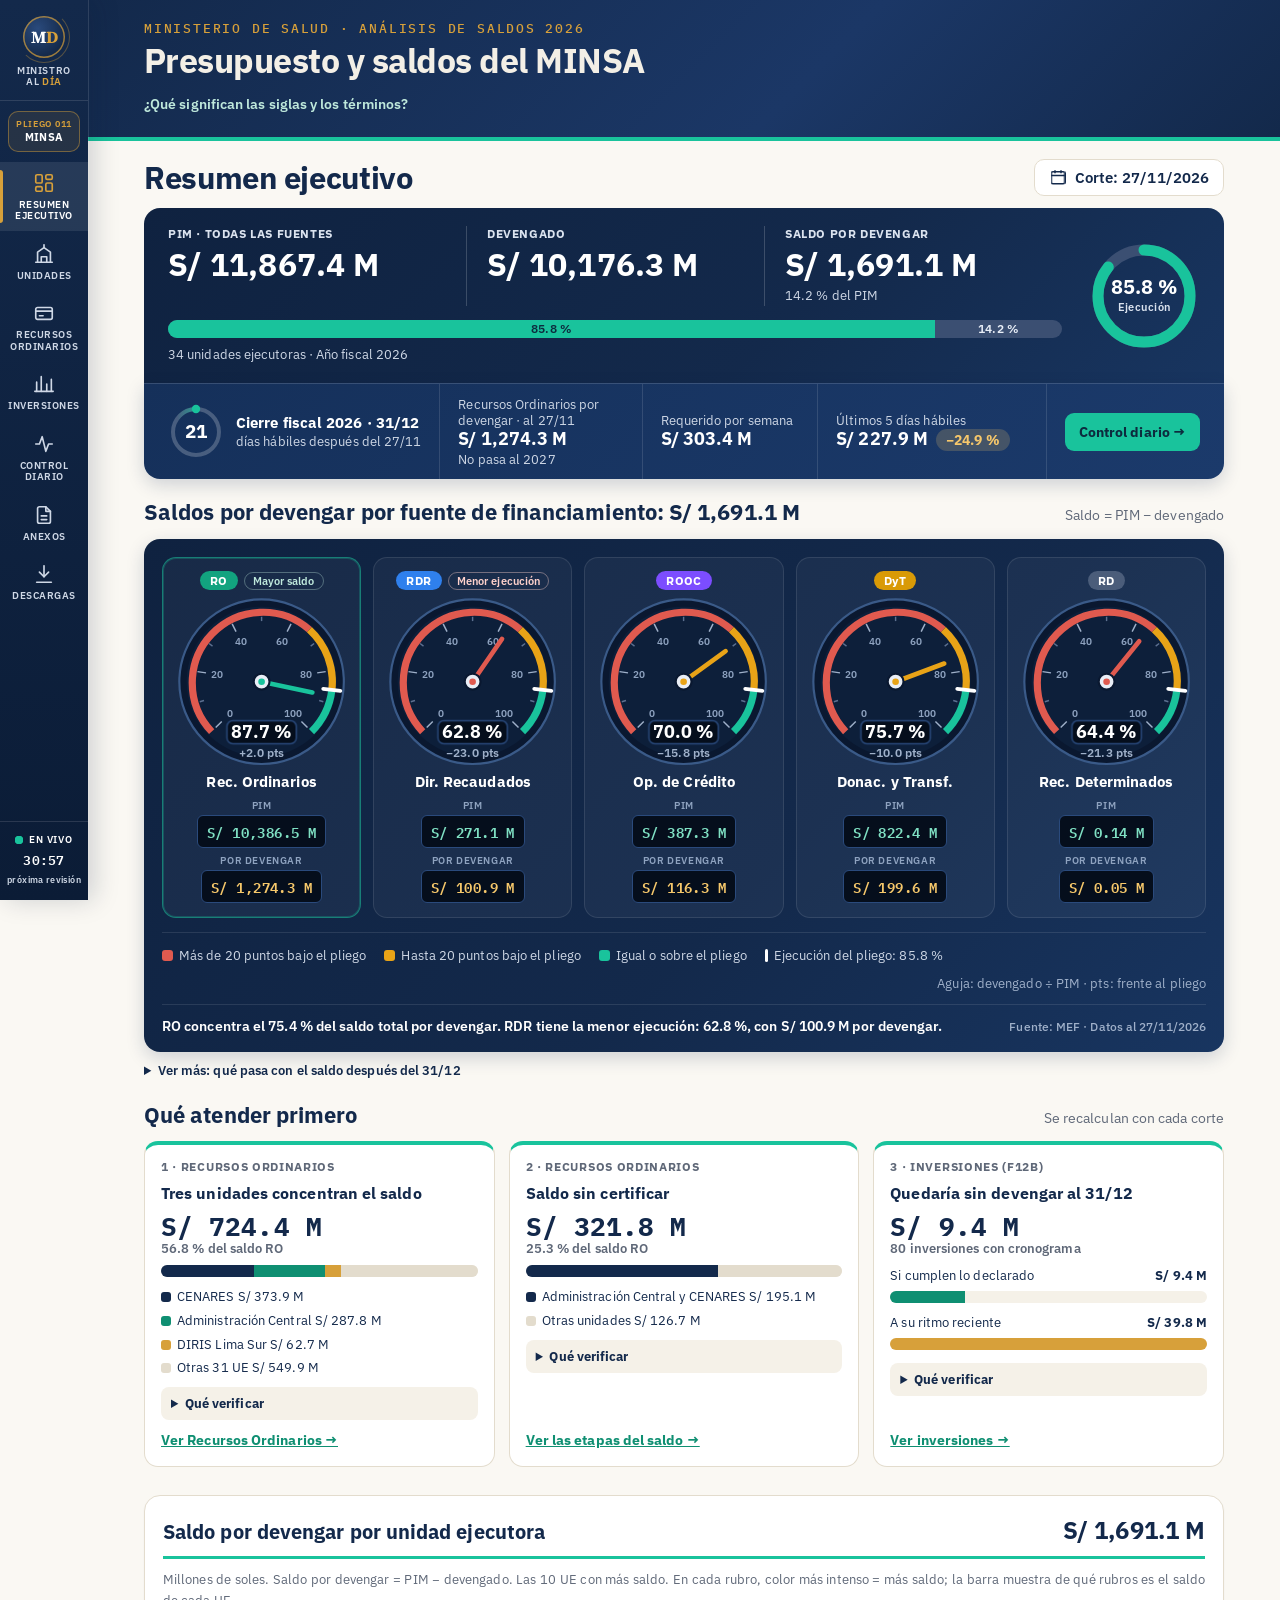
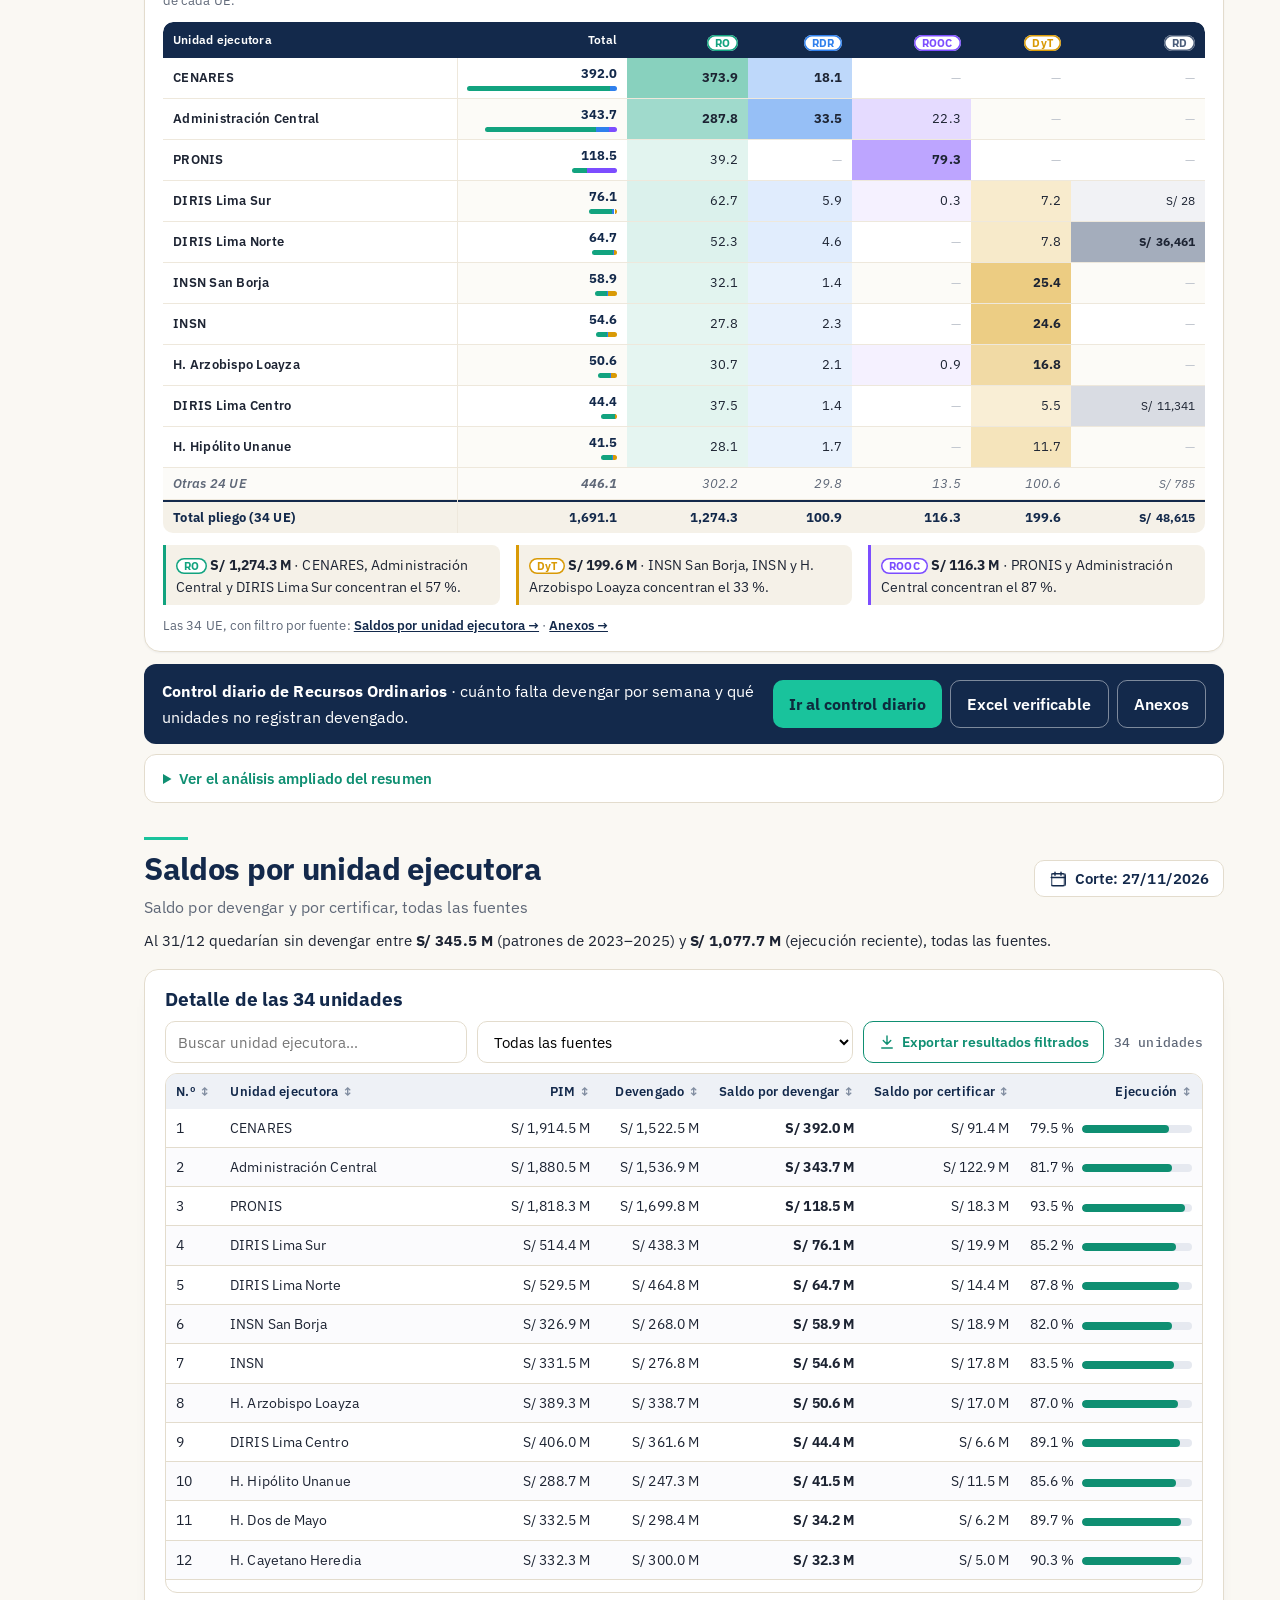
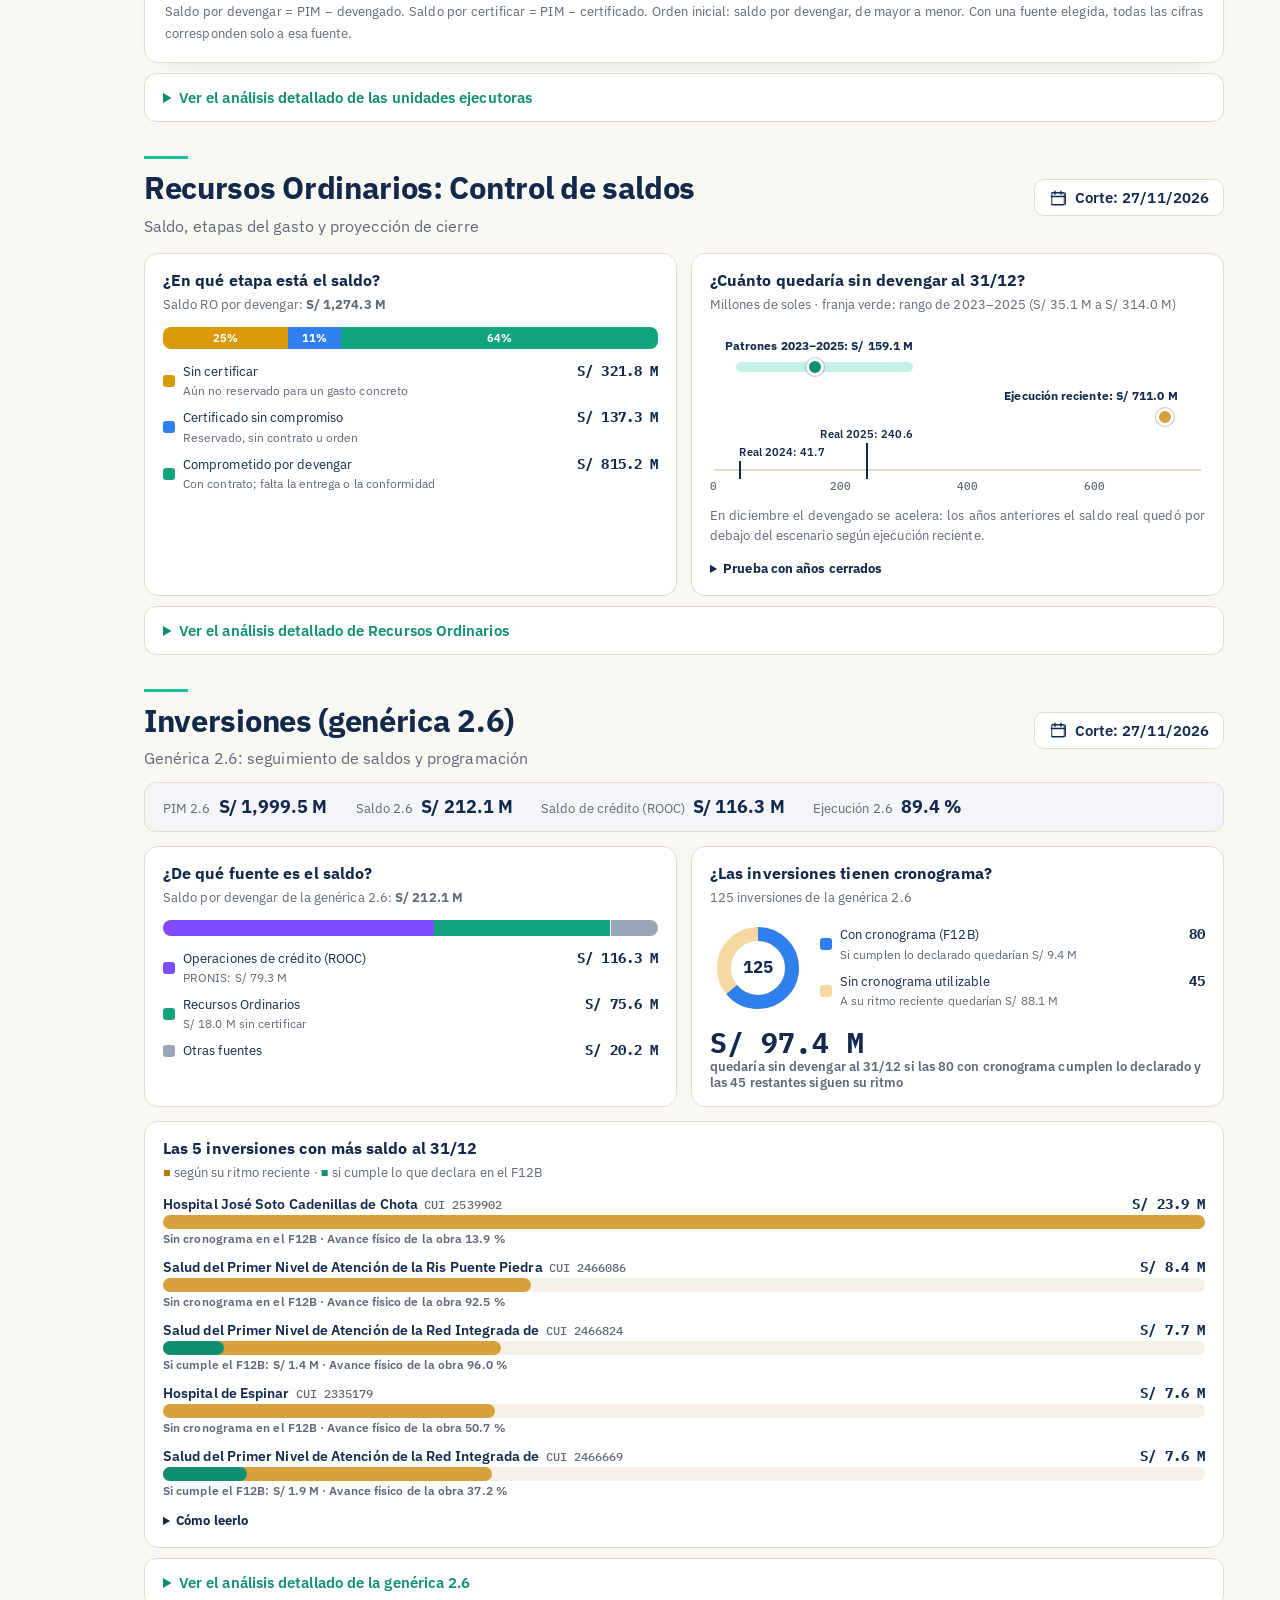
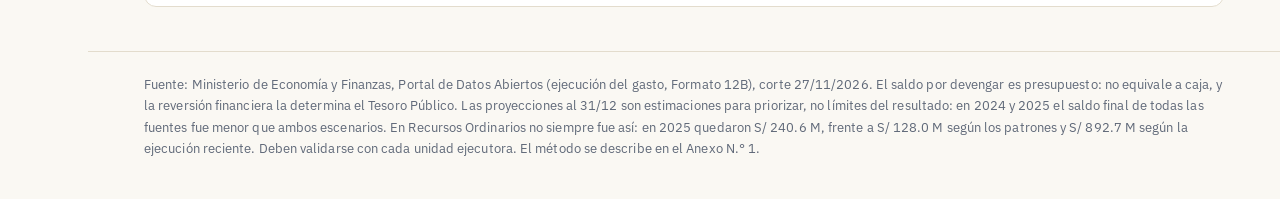
<file: index.html>
<!doctype html>
<html lang="es"><head><meta charset="utf-8"><meta name="viewport" content="width=device-width,initial-scale=1,viewport-fit=cover">
<title>Ministro al Día</title>
<meta name="description" content="Saldos y proyección al cierre de ministerios, con datos abiertos del MEF.">
<meta name="robots" content="noindex">
<link rel="preconnect" href="https://fonts.googleapis.com"><link rel="stylesheet" href="https://fonts.googleapis.com/css2?family=Source+Serif+4:wght@700&family=IBM+Plex+Sans:wght@400;600&family=IBM+Plex+Mono:wght@500&display=swap">
<link rel="icon" href="data:image/svg+xml,%3Csvg xmlns=%22http://www.w3.org/2000/svg%22 viewBox=%220 0 16 16%22%3E%3Ccircle cx=%228%22 cy=%228%22 r=%227%22 fill=%22%2313294b%22/%3E%3C/svg%3E">
<style>
:root{--bg:#f7f6f2;--ink:#1d2433;--muted:#5f6878;--line:#e2ded3;--acento:#d7a03a}
*{box-sizing:border-box}
body{margin:0;min-height:100vh;display:flex;flex-direction:column;background:var(--bg);color:var(--ink);font:16px/1.6 "IBM Plex Sans","Segoe UI",Arial,sans-serif}
header{background:linear-gradient(135deg,#0d1d36 0%,#1f3d6b 100%);color:#fff;padding:64px 18px 70px;position:relative}
header:after{content:"";position:absolute;left:0;right:0;bottom:0;height:6px;background:var(--acento)}
.w{max-width:860px;margin:0 auto}
.eb{font:500 12px "IBM Plex Mono",monospace;letter-spacing:.12em;text-transform:uppercase;color:var(--acento)}
h1{font:700 clamp(38px,7vw,64px)/1.04 "Source Serif 4",Georgia,serif;margin:10px 0 14px}
h1 span{color:var(--acento)}
header p{margin:0;max-width:60ch;color:#d6dde8;font-size:18px}
main{flex:1;padding:40px 18px}
.caja{background:#fff;border:1px solid var(--line);border-radius:14px;padding:22px 24px;display:grid;gap:10px}
.caja h2{margin:0;font:600 19px/1.3 "IBM Plex Sans",sans-serif}
.caja p{margin:0;color:var(--muted)}
footer{padding:20px 18px;color:var(--muted);font-size:13px;border-top:1px solid var(--line)}
</style>
<meta property="og:type" content="website"><meta property="og:site_name" content="Ministro al Día"><meta property="og:title" content="Ministro al Día"><meta property="og:description" content="Saldos y proyección al cierre de ministerios, con datos abiertos del MEF."><meta property="og:url" content="https://ministroaldia.github.io/"><meta property="og:image" content="https://ministroaldia.github.io/herramientas/compartir.png"><meta property="og:image:width" content="1200"><meta property="og:image:height" content="630"><meta property="og:locale" content="es_PE"><meta name="twitter:card" content="summary_large_image">
<link rel="stylesheet" href="/herramientas/marco.css"><script src="/herramientas/portal.js"></script><script src="/herramientas/marco.js"></script>
</head><body>
<header><div class="w"><div class="eb">Ejecución presupuestal · Perú</div><h1>Ministro al <span>Día</span></h1><p>Saldos, certificaciones y proyección al cierre de los ministerios y de sus unidades ejecutoras, con datos abiertos del MEF.</p></div></header>
<main><div class="w"><div class="caja"><h2>Acceso a su portal</h2><p>Cada entidad tiene su propio portal y entra con el enlace que se le entregó. Si no lo tiene, solicítelo a quien le presta el servicio.</p></div></div></main>
<footer><div class="w">Ministro al Día · Plataforma independiente, no es un sitio oficial. Información pública del Estado peruano (MEF).</div></footer>
</body></html>
</file>
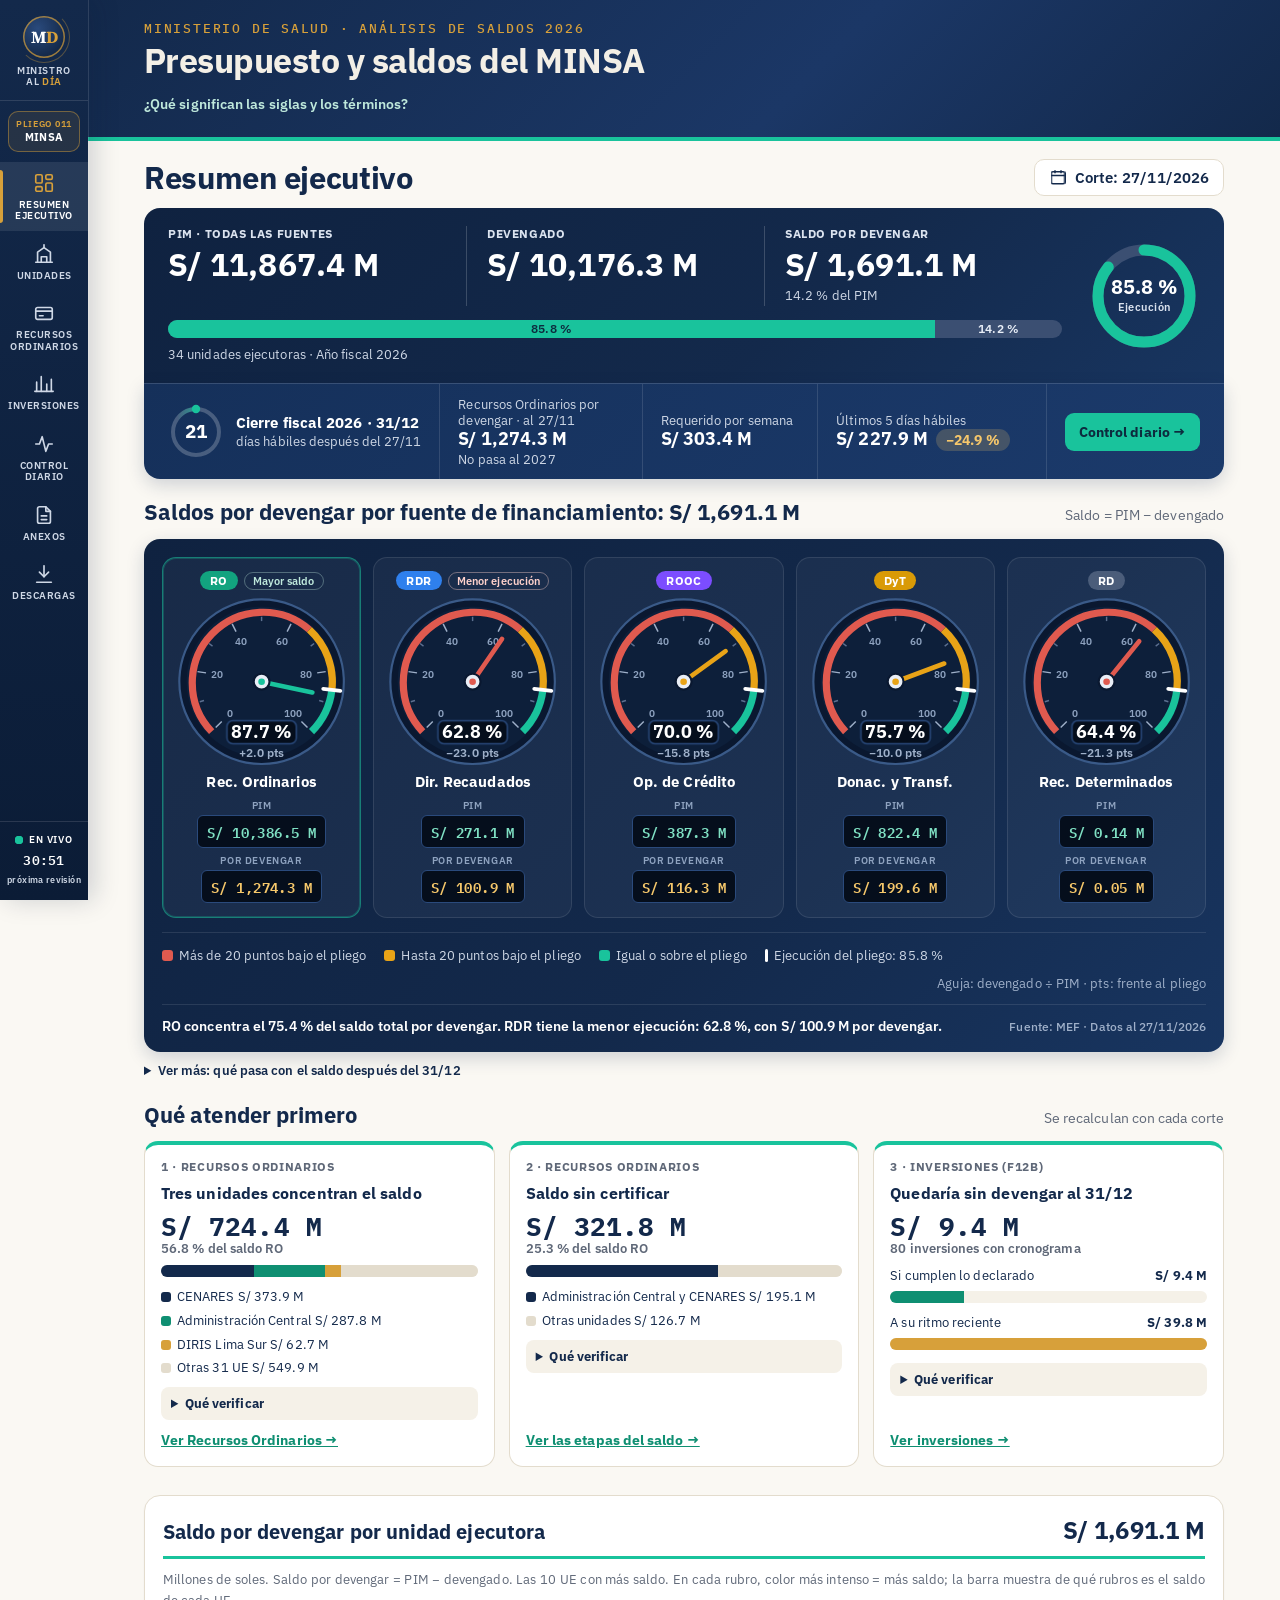
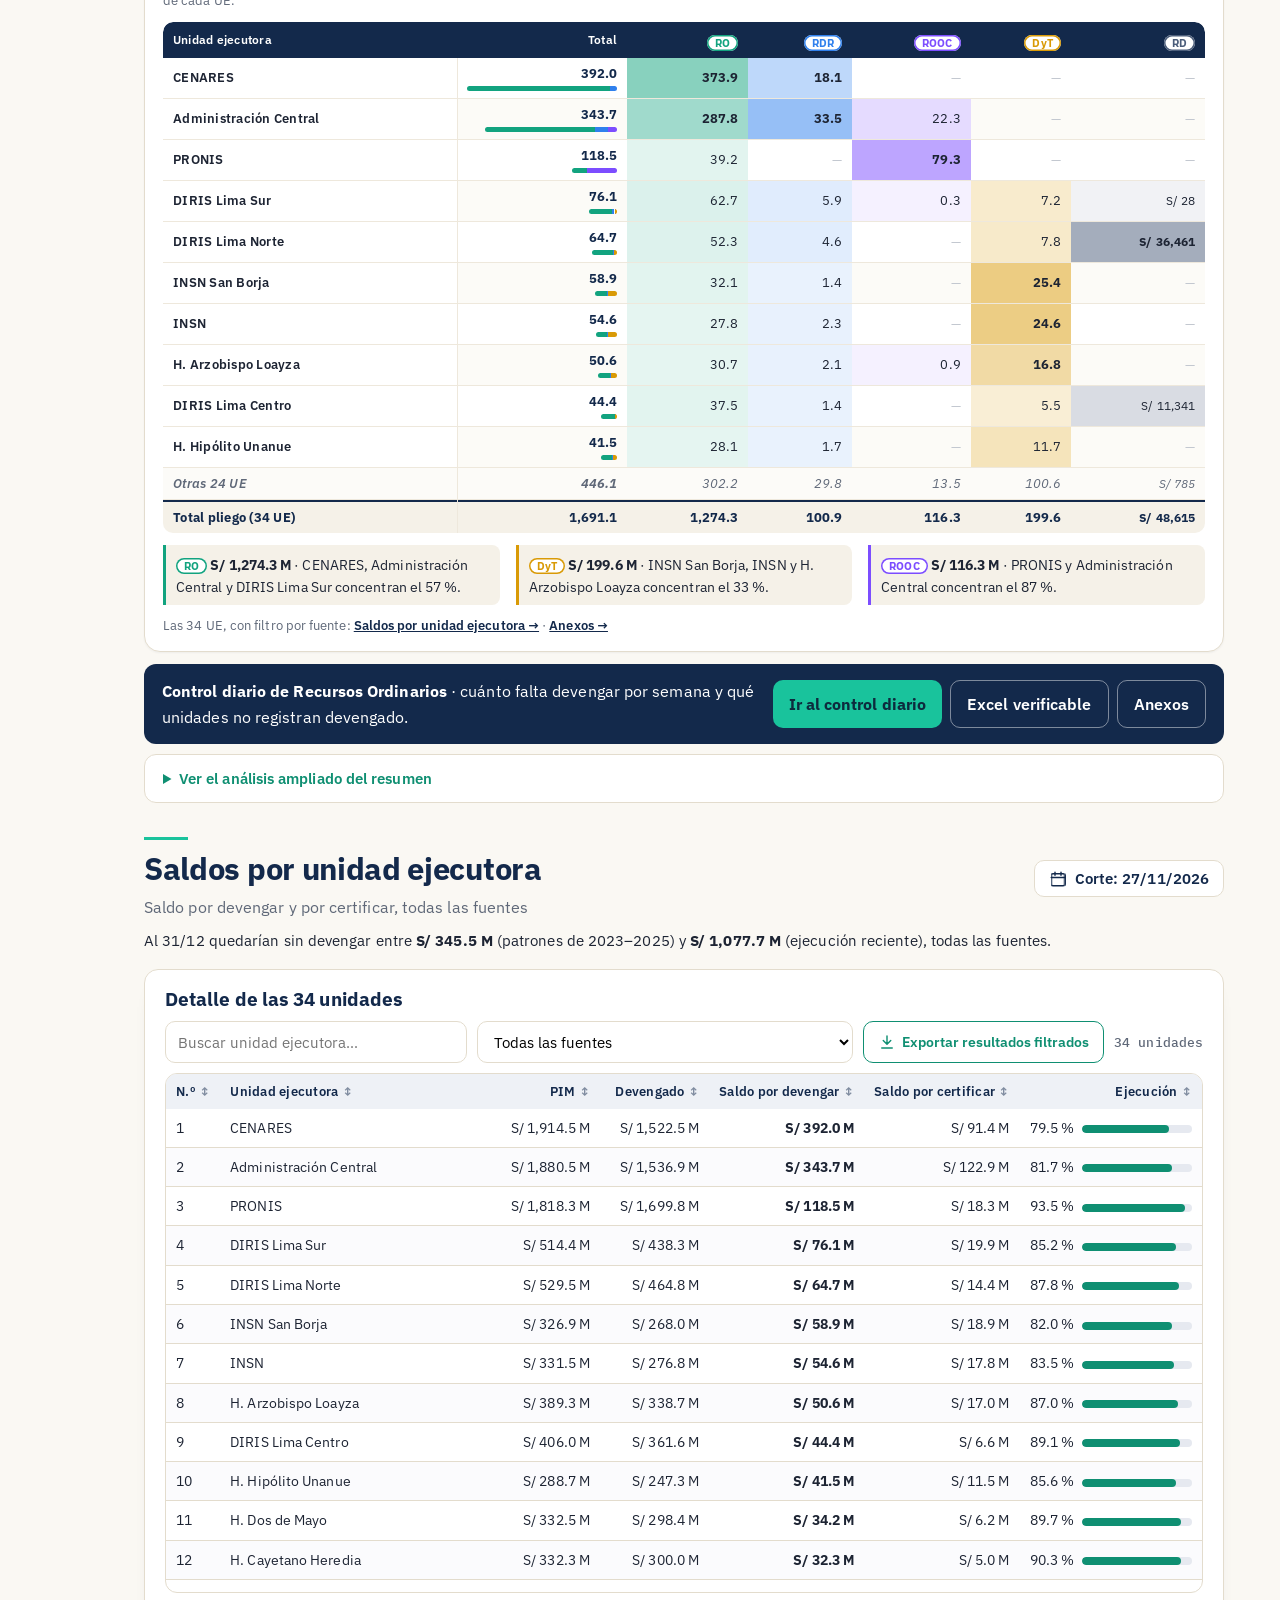
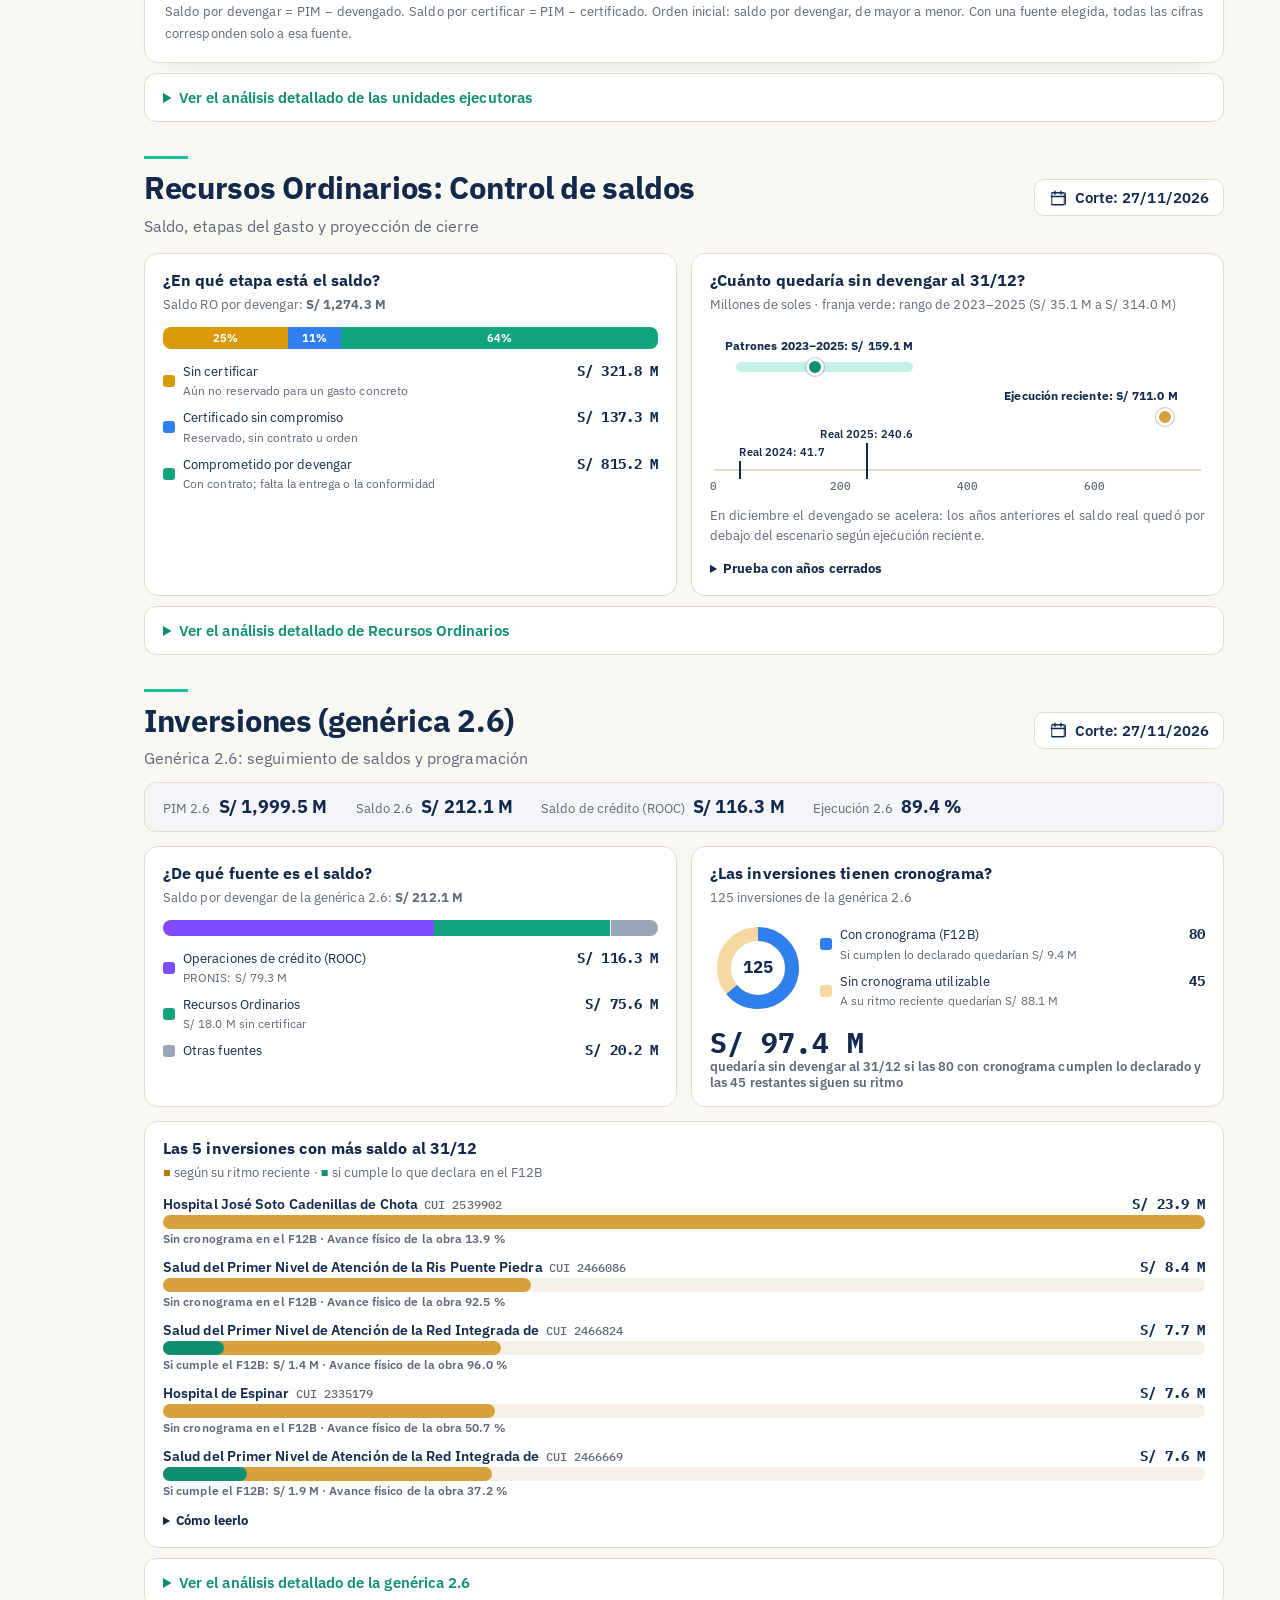
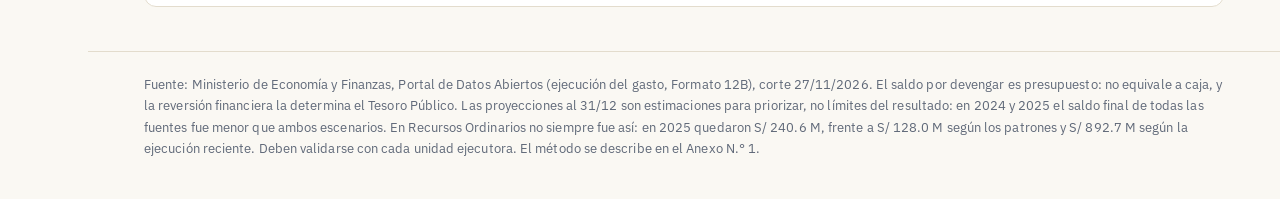
<file: minsa/index.html>
<!doctype html><html lang="es"><head><meta charset="utf-8"><meta name="viewport" content="width=device-width, initial-scale=1"><meta name="ctx-csv" content="[&quot;Ámbito: Ministerio de Salud, pliego 011&quot;, &quot;Corte: 27/11/2026&quot;, &quot;Fuente: Ministerio de Economía y Finanzas, Datos Abiertos (ejecución del gasto y Formato 12B)&quot;, &quot;Importes en soles&quot;]"><title>Presupuesto y saldos del MINSA al 27/11/2026</title><meta name="description" content="Saldos por ejecutar del Ministerio de Salud y sus unidades ejecutoras, Recursos Ordinarios, genérica 2.6 y proyección al cierre.">
<link rel="preconnect" href="https://fonts.googleapis.com"><link rel="stylesheet" href="https://fonts.googleapis.com/css2?family=Source+Serif+4:wght@600;700&family=IBM+Plex+Sans:wght@400;600&family=IBM+Plex+Mono:wght@500;600&display=swap"><style>
:root{--bg:#faf8f3;--card:#fff;--ink:#1d2433;--muted:#5f6878;--line:#e3dccd;--soft:#f5f1e8;--navy:#13294b;--gold:#d7a03a;--gold-soft:#f6e6c4;
--f-d:"Source Serif 4",Georgia,serif;--f-t:"IBM Plex Sans","Segoe UI",Arial,sans-serif;--f-m:"IBM Plex Mono",Consolas,monospace;color-scheme:light}
*{box-sizing:border-box}html{scroll-behavior:smooth;scroll-padding-top:70px}
body{margin:0;background:var(--bg);color:var(--ink);font:16px/1.6 var(--f-t);-webkit-text-size-adjust:100%}
.wrap{max-width:1120px;margin:0 auto;padding:0 20px}
header.cab{background:var(--navy);color:#f3efe6;padding:34px 0 26px;border-bottom:4px solid var(--gold)}
.eyebrow{font:500 11.5px/1.4 var(--f-m);letter-spacing:.09em;text-transform:uppercase;color:var(--gold)}
h1{font:700 clamp(26px,4vw,40px)/1.15 var(--f-d);margin:8px 0 10px}
.sub{color:#cfd6e2;max-width:760px;margin:0;text-align:left}
.meta{margin-top:14px;font:500 12.5px var(--f-m);color:#cfd6e2}
nav.saltos{position:sticky;top:0;z-index:5;background:rgba(250,248,243,.96);backdrop-filter:blur(6px);border-bottom:1px solid var(--line)}
nav.saltos .wrap{display:flex;gap:6px;overflow-x:auto;padding:10px 20px;scrollbar-width:none}
nav.saltos a{flex:none;text-decoration:none;color:var(--navy);font:600 13.5px var(--f-t);padding:8px 12px;border-radius:999px;border:1px solid var(--line);background:#fff;min-height:40px;display:flex;align-items:center}
nav.saltos a.prim{background:var(--navy);color:#fff;border-color:var(--navy)}
section{padding:34px 0 8px}
h2{font:700 clamp(22px,3vw,28px)/1.2 var(--f-d);color:var(--navy);margin:0 0 6px}
h3{font:700 18px/1.3 var(--f-d);color:var(--navy);margin:26px 0 8px}
p{margin:0 0 14px;text-align:justify}
.kpis{display:grid;grid-template-columns:repeat(auto-fit,minmax(220px,1fr));gap:14px;margin:22px 0 10px}
.k{background:var(--card);border:1px solid var(--line);border-top:4px solid var(--navy);border-radius:12px;padding:16px 18px}
.k.oro{border-top-color:var(--gold)}
.k .v{font:700 28px/1.1 var(--f-d);color:var(--navy)}
.k .l{font-weight:600;margin-top:4px}
.k small{display:block;color:var(--muted);font-size:13px;margin-top:4px;line-height:1.4}
.tabla{background:#fff;border:1px solid var(--line);border-radius:12px;overflow-x:auto;margin:10px 0 6px}
table{border-collapse:collapse;width:100%;font-size:14px}
th{background:var(--navy);color:#fff;font:600 12.5px/1.3 var(--f-t);text-align:right;padding:10px 12px;position:sticky;top:0;white-space:nowrap}
th:first-child,td:first-child{text-align:left}
td{padding:9px 12px;border-bottom:1px solid var(--line);text-align:right;font-variant-numeric:tabular-nums;white-space:nowrap}
td.txt,th.txt{white-space:normal;min-width:220px;text-align:left}
tr.tot td{font-weight:700;background:var(--soft)}
.nota{font-size:13px;color:var(--muted);margin:4px 0 18px}
.graf{background:#fff;border:1px solid var(--line);border-radius:12px;padding:16px;margin:12px 0}
.barra{display:grid;grid-template-columns:minmax(120px,240px) 1fr 92px;gap:10px;align-items:center;margin:7px 0;font-size:13.5px}
.barra .b{height:16px;background:var(--soft);border-radius:4px;overflow:hidden}
.barra .b i{display:block;height:100%;background:var(--navy)}
.barra .b i.g{background:var(--gold)}
.barra .n{text-align:right;font:600 13px var(--f-m)}
ol.rec{padding-left:22px;max-width:900px}ol.rec li{margin-bottom:14px;text-align:justify}
.descargas{display:flex;flex-wrap:wrap;gap:10px;margin:14px 0}
.btn{display:inline-flex;align-items:center;gap:8px;min-height:44px;padding:10px 16px;border-radius:10px;background:var(--navy);color:#fff;text-decoration:none;font-weight:600}
.btn.sec{background:#fff;color:var(--navy);border:1px solid var(--line)}
.tabs{display:flex;flex-wrap:wrap;gap:6px;margin:16px 0}
.tabs button{font:600 13.5px var(--f-t);border:1px solid var(--line);background:#fff;color:var(--navy);border-radius:999px;padding:9px 14px;min-height:42px;cursor:pointer}
.tabs button[aria-selected=true]{background:var(--navy);color:#fff;border-color:var(--navy)}
.buscar{display:flex;gap:10px;align-items:center;flex-wrap:wrap;margin:8px 0}
.buscar input{flex:1;min-width:220px;font:15px var(--f-t);padding:11px 14px;border:1px solid var(--line);border-radius:10px;background:#fff}
.buscar span{font:500 13px var(--f-m);color:var(--muted)}
th.ord{cursor:pointer}th.ord::after{content:" ↕";opacity:.5}th.asc::after{content:" ↑";opacity:1}th.desc::after{content:" ↓";opacity:1}
.anexo-desc{color:var(--muted);font-size:14px;margin:0 0 8px}
.res-cab{display:flex;justify-content:space-between;align-items:flex-start;gap:14px;flex-wrap:wrap;margin-bottom:16px}
.res-cab .sub2{color:var(--muted);margin:2px 0 0}
.corte{text-align:right}.corte b{display:inline-flex;align-items:center;gap:8px;border:1px solid var(--line);background:#fff;border-radius:10px;padding:8px 14px;font:600 15px var(--f-t);color:var(--navy)}
.corte small{display:block;color:var(--muted);font-size:12.5px;margin-top:6px}
.hero{background:linear-gradient(135deg,#0f2240,#13294b 60%,#183560);color:#fff;border-radius:16px;padding:24px 26px;display:grid;grid-template-columns:1fr auto;gap:26px;align-items:center}
.hero .tres{display:grid;grid-template-columns:repeat(3,1fr)}
.hero .tres>div{padding:0 22px;border-left:1px solid rgba(255,255,255,.18)}.hero .tres>div:first-child{padding-left:0;border-left:0}
.hero .et{font:700 12.5px/1.3 var(--f-t);letter-spacing:.05em;text-transform:uppercase;color:#dbe3ef}
.hero .num{font:700 clamp(26px,3.4vw,38px)/1.15 var(--f-t);margin:8px 0 4px;white-space:nowrap}
.hero .ds{font-size:13.5px;color:#cfd8e6}
.hero .barra2{display:flex;height:20px;border-radius:999px;overflow:hidden;background:#3b4f72;margin:20px 0 10px;font:600 12px/20px var(--f-t)}
.hero .barra2 i{display:block;background:#19c39c;color:#0d2b3e;text-align:center;font-style:normal}.hero .barra2 span{flex:1;text-align:center;color:#e8eef7}
.hero .pie2{font-size:13px;color:#cfd8e6}
.anillo{width:150px;height:150px;position:relative}.anillo svg{transform:rotate(-90deg)}
.anillo div{position:absolute;inset:0;display:flex;flex-direction:column;align-items:center;justify-content:center}
.anillo b{font:700 27px/1 var(--f-t)}.anillo small{font-size:13px;color:#dbe3ef;margin-top:4px}
.fuentes-cab{display:flex;justify-content:space-between;align-items:baseline;gap:10px;flex-wrap:wrap;margin:30px 0 12px}
.fuentes-cab h3{margin:0;font:700 22px/1.2 var(--f-t)}
.nota-legal{margin:6px 0 0;font-size:13px;color:var(--muted)}.nota-legal summary{cursor:pointer;font-weight:600;color:var(--navy)}.nota-legal p{margin:6px 0 0}.fuentes-cab span{color:var(--muted);font-size:13.5px}
.fuentes{display:grid;grid-template-columns:repeat(auto-fit,minmax(196px,1fr));gap:14px}
.fte{background:#fff;border:1px solid var(--line);border-radius:14px;padding:16px;display:flex;flex-direction:column}
.fte.top{border:2px solid var(--navy);box-shadow:0 10px 26px -20px rgba(19,41,75,.6)}
.fte.bajo{border:2px solid #e3a59e}
.fte .badge.rojo{background:#fde3e0;color:#8c231a}
.fte .badge+.badge{margin-left:6px}
.fte .cierre{font-size:12.5px;line-height:1.35;color:var(--muted);margin-top:10px;padding-top:8px;border-top:1px dashed var(--line)}
.fte .cierre.ro{color:#8c231a;font-weight:600}
.fte .fc{display:flex;align-items:center;gap:8px;min-height:30px;flex-wrap:nowrap}.fte svg{flex:none;color:var(--c)}
.fte .sg{font:700 13px var(--f-t);padding:3px 9px;border-radius:999px;background:color-mix(in srgb,var(--c) 16%,#fff);color:color-mix(in srgb,var(--c) 75%,#000)}
.fte .badge{margin-left:auto;font:600 10.5px var(--f-t);padding:2px 7px;border-radius:999px;background:#e6ebf3;color:var(--navy);white-space:nowrap}
.fte h4{font:700 15px/1.25 var(--f-t);color:var(--navy);margin:10px 0 0;white-space:nowrap;overflow:hidden;text-overflow:ellipsis}
.fte .l2{font-size:13px;color:var(--muted);margin-top:8px}
.fte .mo{font:700 26px/1.15 var(--f-t);color:var(--navy);margin:2px 0 12px;white-space:nowrap}
.fte .fl{display:flex;justify-content:space-between;font-size:13.5px;padding:7px 0;border-top:1px solid var(--line)}
.fte .fl b{font-weight:600}
.fte .bar{height:9px;background:#e6e9f0;border-radius:999px;overflow:hidden;margin-top:6px}.fte .bar i{display:block;height:100%;background:var(--c);border-radius:999px}
.idea{display:flex;align-items:center;gap:12px;background:#e3f4ef;border-radius:12px;padding:13px 16px;margin:16px 0 6px;font:600 15.5px var(--f-t);color:var(--navy)}
.idea svg{flex:none;color:#1f6f68}
@media(max-width:820px){.hero{grid-template-columns:1fr;padding:20px}.hero .tres{grid-template-columns:1fr;gap:14px}.hero .tres>div{padding:0;border-left:0}.anillo{display:none}.corte{text-align:left}.fte h4{white-space:normal}}
footer{margin-top:40px;border-top:1px solid var(--line);padding:22px 0 40px;color:var(--muted);font-size:13px}

/* —— capa premium: escala tipográfica modular (1.25), ritmo vertical de 8 px y detalles editoriales —— */
:root{--s-1:.8rem;--s0:1rem;--s1:1.25rem;--s2:1.563rem;--s3:1.953rem;--s4:2.441rem;--s5:3.052rem}
body{font-size:var(--s0);line-height:1.65;letter-spacing:.005em}
header.cab{padding:56px 0 40px;background:linear-gradient(135deg,#13294b 0%,#1b3766 60%,#13294b 100%)}
header.cab h1{font-size:clamp(var(--s3),5vw,var(--s5));letter-spacing:-.015em;line-height:1.08;max-width:22ch}
.eyebrow{font-size:var(--s-1);letter-spacing:.14em}
h2{font-size:clamp(var(--s2),3.4vw,var(--s3));letter-spacing:-.01em;padding-top:8px;border-top:1px solid var(--line);margin-top:8px}
h2::before{content:"";display:block;width:44px;height:3px;background:var(--gold);margin:0 0 14px}
h3{font-size:var(--s1)}
section{padding:48px 0 8px}
.k{padding:20px 22px;box-shadow:0 1px 0 rgba(19,41,75,.04),0 8px 24px -18px rgba(19,41,75,.35)}
.k .v{font-size:clamp(var(--s3),3.6vw,2.3rem);letter-spacing:-.02em;font-variant-numeric:lining-nums tabular-nums}
.k .l{font-size:var(--s0)}
p{hyphens:auto;-webkit-hyphens:auto}
.tabla{box-shadow:0 8px 24px -20px rgba(19,41,75,.4)}
th{letter-spacing:.02em}
tbody tr:nth-child(even) td{background:#fcfbf7}
tbody tr:hover td{background:var(--gold-soft)}
.nota{font-size:var(--s-1)}
.graf{padding:20px 22px}
/* policromía por bloque temático */
.t-ro{--tono:#a86a12;--tinte:#fbf3e4}.t-ro26{--tono:#1f6f68;--tinte:#e8f3f1}.t-g26{--tono:#4b3b8f;--tinte:#efecf8}.t-dec{--tono:#9e2a2b;--tinte:#f9ecec}
.t-ro,.t-ro26,.t-g26{--tono:#13294b;--tinte:#f5f1e8}
section[class^="t-"] h2{color:var(--navy)}section[class^="t-"] h2::before{background:var(--turq)}
:root{--f-d:"IBM Plex Sans","Segoe UI",Arial,sans-serif}
h2::before{background:var(--turq)}
header.cab{border-bottom-color:var(--turq)}
/* —— vistas: paneles, gráficos y tablas consultables —— */
:root{--turq:#19c39c;--turq-d:#0f8f72;--turq-s:#e3f4ef;--alto:#c0392b;--medio:#d99a06;--bajo:#1f8f6a}
.vista{margin:6px 0 26px}
.vcab{display:flex;justify-content:space-between;align-items:flex-start;gap:12px;flex-wrap:wrap;margin-bottom:14px}
.vcab .sub2{color:var(--muted);margin:2px 0 0}
.hero4{background:linear-gradient(135deg,#0f2240,#13294b 60%,#183560);color:#fff;border-radius:16px;padding:22px 24px;display:grid;grid-template-columns:repeat(auto-fit,minmax(200px,1fr));gap:0;align-items:center}
.hero4>div{padding:4px 20px;border-left:1px solid rgba(255,255,255,.18);min-width:0}.hero4>div:first-child{border-left:0;padding-left:4px}
.hero4 .et{font:700 12.5px/1.3 var(--f-t);letter-spacing:.05em;text-transform:uppercase;color:#dbe3ef}
.hero4 .num{font:700 clamp(24px,3vw,34px)/1.15 var(--f-t);margin:8px 0 4px;white-space:nowrap;font-variant-numeric:tabular-nums}
.hero4 .ds{font-size:13.5px;color:#cfd8e6}
.hero4 .anillo2{display:flex;justify-content:center}
.chip{display:inline-flex;align-items:center;gap:6px;font:600 12.5px var(--f-t);padding:3px 10px;border-radius:999px;background:#d8f5ec;color:#0b5e4a;margin-top:6px}
.chip.sube{background:#fde3e0;color:#8c231a}
.rejilla{display:grid;grid-template-columns:repeat(auto-fit,minmax(min(440px,100%),1fr));gap:16px;margin-top:16px}
.panel2{background:#fff;border:1px solid var(--line);border-radius:14px;padding:18px 20px;box-shadow:0 8px 24px -22px rgba(19,41,75,.45);min-width:0}
.panel2 h3{margin:0;font:700 19px/1.25 var(--f-t);color:var(--navy)}
.panel2 .ps{color:var(--muted);font-size:13.5px;margin:3px 0 14px}
.hb{display:grid;grid-template-columns:minmax(90px,max-content) 1fr;column-gap:12px;row-gap:6px;align-items:center;font-size:13.5px}
.hb .lb{text-align:right;color:var(--ink);white-space:nowrap;overflow:hidden;text-overflow:ellipsis;max-width:170px}
.hb .tr{position:relative;height:22px;background-image:var(--grid);background-size:var(--paso) 100%;background-repeat:repeat-x}
.hb .tr.dob{height:34px}
.hb .tr i{position:absolute;left:0;height:14px;top:4px;border-radius:0 3px 3px 0;background:var(--c,#13294b)}
.hb .tr.dob i{height:12px;top:3px}.hb .tr.dob i+i{top:18px}
.hb .tr b{position:absolute;top:2px;font:600 12.5px var(--f-t);white-space:nowrap;color:var(--navy);padding-left:6px}
.hb .tr.dob b{top:0}.hb .tr.dob b+b{top:15px}
.hb .ej{grid-column:2;position:relative;height:18px;border-top:1px solid #c9cfda;font:12px var(--f-t);color:var(--muted)}
.hb .ej span{position:absolute;top:3px;transform:translateX(-50%);white-space:nowrap}
.hb .ej span:first-child{transform:none}
.hb .et2{grid-column:2;text-align:center;font-size:12.5px;color:var(--muted)}
.ley2{display:flex;gap:16px;flex-wrap:wrap;font-size:13px;color:var(--ink);margin-top:10px}
.ley2 span::before{content:"";display:inline-block;width:12px;height:12px;border-radius:3px;background:var(--c);margin-right:6px;vertical-align:-1px}
.aviso{display:flex;align-items:center;gap:12px;border-radius:12px;padding:12px 16px;margin:14px 0 4px;font:600 15px var(--f-t);color:var(--navy);background:var(--turq-s)}
.aviso svg{flex:none}.aviso.info svg{color:var(--turq-d)}
.aviso.ambar{background:#fbeccc}.aviso.ambar svg{color:#a86a12}
.aviso small{font-weight:400;color:var(--ink);font-size:13.5px}
.etapas{display:flex;height:30px;border-radius:8px;overflow:hidden;font:700 13px/30px var(--f-t);color:#fff;text-align:center;margin-top:6px}
.etapas i{display:block;font-style:normal;min-width:2px}
.ejeP{display:flex;justify-content:space-between;font-size:12px;color:var(--muted);margin:4px 0 14px}
.trio{display:grid;grid-template-columns:repeat(auto-fit,minmax(150px,1fr));gap:10px}
.trio>div{border-radius:12px;padding:12px 14px;background:color-mix(in srgb,var(--c) 12%,#fff)}
.trio .t1{font:600 13px/1.3 var(--f-t);color:var(--navy);display:flex;gap:8px;align-items:center}
.trio .t1 svg{color:var(--c);flex:none}
.trio b{display:block;font:700 22px/1.2 var(--f-t);color:var(--navy);margin:8px 0 2px;white-space:nowrap}
.trio small{color:var(--muted);font-size:12.5px}
.dos2{display:grid;grid-template-columns:repeat(auto-fit,minmax(170px,1fr));gap:12px}
.esc{border:1px solid var(--line);border-radius:12px;padding:14px 16px;background:#fff}
.esc.p{border:2px solid var(--turq);background:#f2fbf8}
.esc .tg{display:inline-block;font:700 13px var(--f-t);padding:3px 11px;border-radius:999px;background:#d8f5ec;color:#0b5e4a}
.esc.h .tg{background:#e3ecfb;color:#1e4f9c}
.esc b{display:block;font:700 26px/1.2 var(--f-t);color:var(--navy);margin:10px 0 2px;white-space:nowrap}
.esc small{color:var(--muted);font-size:12.5px;display:block;line-height:1.4}
.ttab{width:100%;border-collapse:collapse;font-size:13.5px}
.ttab th{background:#eef1f6;color:var(--navy);font:600 12.5px/1.3 var(--f-t);padding:9px 10px;text-align:right;position:static;white-space:nowrap}
.ttab th:first-child,.ttab td:first-child,.ttab th.tx{text-align:left}
.ttab td{padding:8px 10px;border-bottom:1px solid var(--line);text-align:right;white-space:nowrap;font-variant-numeric:tabular-nums}
.ttab td.tx{text-align:left;white-space:normal;min-width:160px}
.ttab th.ord{cursor:pointer}
.mb{display:inline-block;width:110px;height:8px;background:#e6e9f0;border-radius:999px;overflow:hidden;vertical-align:middle;margin-left:8px}
.mb i{display:block;height:100%;background:var(--turq-d);border-radius:999px}
.ctrl{display:flex;gap:10px;flex-wrap:wrap;align-items:center;margin:0 0 10px}
.ctrl input,.ctrl select{font:14.5px var(--f-t);padding:9px 12px;border:1px solid var(--line);border-radius:10px;background:#fff;min-height:42px}
.ctrl input{flex:1;min-width:200px}
.ctrl .btn2{font:600 14px var(--f-t);padding:9px 14px;border-radius:10px;border:1px solid var(--turq-d);background:#fff;color:var(--turq-d);cursor:pointer;min-height:42px;display:inline-flex;align-items:center;gap:6px;text-decoration:none}
.ctrl .btn2.lleno{background:var(--turq-d);color:#fff}
.ctrl span.c{font:500 13px var(--f-m);color:var(--muted)}
.scroll{overflow:auto;max-height:520px;border:1px solid var(--line);border-radius:12px}
.tag{display:inline-block;font:600 11.5px var(--f-t);padding:2px 9px;border-radius:999px;background:#eef1f6;color:var(--navy);white-space:nowrap}
.tag.inv{background:#d8f5ec;color:#0b5e4a}
.prog{display:grid;grid-template-columns:repeat(3,1fr);gap:10px;margin-bottom:12px}
.prog>div{border-radius:12px;padding:12px;border:1px solid var(--line);display:flex;gap:10px;align-items:center;background:color-mix(in srgb,var(--c) 9%,#fff)}
.prog svg{color:var(--c);flex:none}.prog b{display:block;font:700 24px/1 var(--f-t);color:var(--navy)}.prog small{font-size:12.5px;color:var(--ink);line-height:1.3;display:block}
.fila2{display:flex;justify-content:space-between;align-items:center;gap:12px;border:1px solid var(--line);border-radius:10px;padding:10px 14px;margin-top:8px;font-size:14.5px}
.fila2 b{font:700 20px var(--f-t);color:var(--navy);white-space:nowrap}
.sec-nota{font-size:13px;color:var(--muted);margin:8px 0 0}
section .panel2 .ttab th,.visor2 .ttab th{background:#eef1f6;color:var(--navy)}
.panel2 .ttab tbody tr:nth-child(even) td,.visor2 .ttab tbody tr:nth-child(even) td{background:#fbfbfd}
nav.saltos a.act{background:var(--turq-s);border-color:var(--turq);color:#0b5e4a}
@media(max-width:820px){.hero4{grid-template-columns:1fr 1fr;padding:18px}.hero4>div{padding:10px 8px;border-left:0}.hero4 .anillo2{display:none}
 .prog{grid-template-columns:1fr}.hb .lb{max-width:130px}.mb{width:60px}}
@media(max-width:480px){.hero4{grid-template-columns:1fr}}
@media(max-width:640px){.hb .ej span:nth-child(even){display:none}.hb{padding-right:58px}}

details.amplio{margin:18px 0 0;border:1px solid var(--line);border-radius:12px;background:#fff;padding:0 18px}
details.amplio>summary{cursor:pointer;font:600 15px var(--f-t);color:var(--turq-d);padding:14px 0;min-height:44px}
details.amplio[open]>summary{border-bottom:1px solid var(--line);margin-bottom:12px}
details.amplio .tabla{margin-bottom:6px}
.glos{margin-top:10px;font-size:13.5px}.glos summary{cursor:pointer;color:#bfe9dc;font-weight:600;min-height:32px;display:inline-flex;align-items:center}
.glos dl{display:grid;grid-template-columns:max-content 1fr;gap:4px 12px;margin:8px 0 0;background:rgba(255,255,255,.08);border-radius:10px;padding:10px 14px;color:#e8eef7}
.glos dt{font-weight:700}.glos dd{margin:0}
header.cab{padding:28px 0 22px !important}header.cab h1{font-size:clamp(26px,4vw,38px) !important;max-width:none !important}
.fte .fc{flex-wrap:nowrap;gap:6px}
.cifras{display:flex;flex-wrap:wrap;gap:8px 28px;align-items:baseline;background:#f3f5f9;border:1px solid var(--line);border-radius:12px;padding:12px 18px;margin:4px 0 16px}
.cifras div{display:flex;gap:8px;align-items:baseline}.cifras span{font-size:13px;color:var(--muted)}.cifras b{font:700 18px var(--f-t);color:var(--navy);white-space:nowrap}
.linea{font-size:15px;line-height:1.5;margin:4px 0 16px}.linea b{white-space:nowrap}
#t-met td:nth-child(2){min-width:240px;max-width:380px}#t-met .mt{overflow:hidden;display:-webkit-box;-webkit-line-clamp:2;-webkit-box-orient:vertical}
#t-met th{white-space:nowrap}
.fte .cmp{font-size:12.5px;color:var(--ink);margin-top:6px}
/* —— Resumen: panel principal y franja de cierre fiscal —— */
header.cab{padding:20px 0 16px !important}header.cab h1{font-size:clamp(24px,3vw,34px) !important;margin:4px 0 6px !important}
header.cab .sub{font-size:14.5px;margin:0 0 6px}
#resumen{padding-top:18px !important}#resumen .res-cab{margin-bottom:12px;align-items:center}#resumen .res-cab h2{border-top:0;padding-top:0;margin:0}#resumen .res-cab h2::before{display:none}#resumen .res-cab .sub2,#resumen .res-cab .corte small{display:none}
#resumen .fuentes-cab{margin:20px 0 12px}
.franja{display:grid;grid-template-columns:minmax(0,1fr) auto;gap:16px 26px;align-items:center;background:linear-gradient(135deg,#0f2240,#13294b 60%,#183560);color:#fff;border-radius:16px;padding:18px 24px;box-shadow:0 6px 18px rgba(19,41,75,.18)}
.franja .nums{display:grid;grid-template-columns:repeat(3,minmax(0,1fr))}
.franja .nums>div{padding:0 20px;border-left:1px solid rgba(255,255,255,.18);min-width:0}.franja .nums>div:first-child{padding-left:0;border-left:0}
.franja small{display:block;font:700 12px var(--f-t);letter-spacing:.05em;text-transform:uppercase;color:#dbe3ef}
.franja b{display:block;font:700 clamp(23px,2.5vw,32px)/1.15 var(--f-t);color:#fff;white-space:nowrap;margin-top:5px}
.franja .sb{display:block;font-size:13px;color:#cfd8e6;margin-top:2px}
.franja .barra2{display:flex;height:18px;border-radius:999px;overflow:hidden;background:#3b4f72;margin:14px 0 6px;font:600 11.5px/18px var(--f-t)}
.franja .barra2 i{display:block;background:#19c39c;color:#0d2b3e;text-align:center;font-style:normal}.franja .barra2 span{flex:1;text-align:center;color:#e8eef7}
.franja .pie2{font-size:12.5px;color:#cfd8e6}
.anillo-s{position:relative;width:112px;height:112px}.anillo-s svg{display:block}
.anillo-s div{position:absolute;inset:0;display:flex;flex-direction:column;align-items:center;justify-content:center}
.anillo-s b{font:700 20px/1 var(--f-t);color:#fff;margin:0}.anillo-s small{font-size:11px;letter-spacing:.04em;margin-top:3px;text-transform:none;font-weight:600}
.cierre{display:grid;grid-template-columns:auto minmax(0,1.15fr) minmax(0,1fr) minmax(0,1.3fr) auto;background:linear-gradient(135deg,#15305a,#1b3a6b);color:#fff;border-radius:0 0 16px 16px;border-top:1px solid rgba(255,255,255,.14);box-shadow:0 6px 18px rgba(19,41,75,.18)}
.cierre[hidden]{display:none}
.franja:has(+ .cierre:not([hidden])){border-radius:16px 16px 0 0;box-shadow:none}
.cierre>div{display:flex;flex-direction:column;justify-content:center;min-width:0;padding:12px 18px;border-left:1px solid rgba(255,255,255,.12)}
.cierre>.c-plazo{flex-direction:row;align-items:center;justify-content:flex-start;gap:12px;border-left:0;padding-left:24px}
.cierre>.c-btn{padding-right:24px}
.cierre small{display:block;font-size:12.5px;color:#cfd8e6;line-height:1.3}.cierre .vd{display:flex;align-items:center;gap:8px;flex-wrap:wrap}
.cierre b{font:700 18px/1.25 var(--f-t);color:#fff;white-space:nowrap}
.cierre .tt{display:block;font:700 14.5px/1.25 var(--f-t);color:#fff;white-space:nowrap}
.cierre .dif{font:700 14px var(--f-t);padding:2px 10px;border-radius:999px;white-space:nowrap}
.cierre .dif.v{background:rgba(25,195,156,.2);color:#6ee7c8}.cierre .dif.a{background:rgba(246,199,107,.2);color:#f6c76b}
.cierre a.ir{display:block;text-align:center;background:var(--turq);color:#0d2b3e;font:700 13.5px var(--f-t);text-decoration:none;border-radius:9px;padding:10px 14px;white-space:nowrap}
.cierre a.ir:hover{background:#3fd6b2}
.reloj{position:relative;flex:none;width:56px;height:56px}.reloj svg{display:block}
.reloj .gira{transform-origin:28px 28px;animation:gira 12s linear infinite}@keyframes gira{to{transform:rotate(360deg)}}
.reloj .cen{position:absolute;inset:0;display:flex;align-items:center;justify-content:center;font:800 19px/1 var(--f-t);color:#fff}
@media(prefers-reduced-motion:reduce){.reloj .gira{animation:none}}
@media(max-width:1099px){.cierre{grid-template-columns:repeat(3,minmax(0,1fr))}
 .cierre>.c-plazo{order:1}.cierre>.c-ro{order:2}.cierre>.c-btn{order:3;padding-right:24px}.cierre>.c-req{order:4;border-left:0;padding-left:24px}.cierre>.c-ult{order:5;grid-column:span 2;padding-right:24px}
 .cierre>.c-req,.cierre>.c-ult{border-top:1px solid rgba(255,255,255,.12)}}
@media(max-width:640px){header.cab{padding:14px 0 12px !important}header.cab h1{font-size:23px !important}header.cab .sub{display:none}header.cab .eyebrow{font-size:10.5px !important}
 #resumen{padding-top:14px !important}
 .franja{padding:16px;gap:12px 14px}.franja .nums{grid-template-columns:1fr;gap:10px}.franja .nums>div{padding:0;border-left:0}.franja b{font-size:21px;margin-top:2px}.franja .izq{display:contents}.franja .nums{grid-column:1;grid-row:1}.anillo-s{grid-column:2;grid-row:1;width:96px;height:96px;align-self:start}.anillo-s svg{width:96px;height:96px}.anillo-s b{font-size:17px}.franja .barra2{grid-column:1/-1;margin:2px 0 0}.franja .pie2{grid-column:1/-1;margin-top:-6px}
 .cierre{grid-template-columns:repeat(2,minmax(0,1fr))}.cierre>div{padding:10px 16px !important;border-left:0;border-top:1px solid rgba(255,255,255,.12)}
 .cierre>.c-plazo{grid-column:1/-1;border-top:0;order:1}.cierre>.c-ro{grid-column:1/-1;order:2}.cierre>.c-req{order:3}.cierre>.c-ult{order:4;border-left:1px solid rgba(255,255,255,.12)}
 .cierre>.c-btn{order:5;grid-column:1/-1}.cierre>.c-ult{grid-column:auto;padding-right:16px}.cierre b{font-size:17px}
 #resumen .res-cab{gap:8px;margin-bottom:10px}#resumen .res-cab .sub2{display:none}#resumen .res-cab h2{margin-bottom:0}}
.ue-saldo{margin-top:28px;background:#fff;border:1px solid var(--line);border-radius:16px;padding:18px 18px 14px;box-shadow:0 1px 2px rgba(19,41,75,.05)}
.ue-saldo .cab-ue{display:flex;flex-wrap:wrap;align-items:baseline;justify-content:space-between;gap:4px 12px;border-bottom:3px solid var(--turq);padding-bottom:10px;margin-bottom:10px}
.ue-saldo h3{margin:0;font:700 20px/1.25 var(--f-t);color:var(--navy)}.ue-saldo .monto{font:700 24px var(--f-t);color:var(--navy);white-space:nowrap}
.ue-saldo .sub3{color:var(--muted);font-size:13px;margin:0 0 10px}
.ue-tabla{overflow-x:auto;border-radius:10px;-webkit-overflow-scrolling:touch}
.ue-tabla table{border-collapse:separate;border-spacing:0;width:100%;min-width:620px;font:400 13px var(--f-t);font-variant-numeric:tabular-nums}
.ue-tabla th,.ue-tabla td{padding:7px 10px;border-bottom:1px solid #eee8dc;text-align:right;white-space:nowrap;color:var(--ink)}
.ue-tabla thead th{background:var(--navy);color:#fff;font-size:12px;font-weight:600;border:0}
.ue-tabla thead th:first-child{border-top-left-radius:10px}.ue-tabla thead th:last-child{border-top-right-radius:10px}
.ue-tabla th[scope=row],.ue-tabla thead th:first-child{text-align:left;position:sticky;left:0;z-index:1;max-width:180px;overflow:hidden;text-overflow:ellipsis}
.ue-tabla th[scope=row]{background:#fff;font-weight:600;box-shadow:1px 0 0 #eee8dc}
.ue-tabla thead th:first-child{background:var(--navy)}
.ue-tabla tbody tr:hover th,.ue-tabla tbody tr:hover td.tt{background:var(--soft)}
.ue-tabla td.tt{font-weight:700;color:var(--navy);min-width:96px}
.ue-tabla .mini{display:flex;height:5px;border-radius:3px;overflow:hidden;margin:4px 0 0 auto;min-width:4px}.ue-tabla .mini i{display:block;height:100%}
.ue-tabla .chip,.ue-conc .chip{display:inline-block;padding:1px 8px;border-radius:999px;font:700 11px var(--f-t);background:#fff;color:var(--c);box-shadow:inset 0 0 0 1.5px var(--c)}
.ue-tabla tr.otras th,.ue-tabla tr.otras td{color:var(--muted);font-style:italic;background:#fcfbf8}
.ue-tabla tr.total th,.ue-tabla tr.total td{font-weight:700;background:var(--soft);border-top:2px solid var(--navy);border-bottom:0;color:var(--navy)}
.ue-tabla .cero{color:#c3c8d0}
.ue-conc{list-style:none;margin:12px 0 0;padding:0;display:grid;grid-template-columns:repeat(auto-fit,minmax(min(320px,100%),1fr));gap:6px 16px;font-size:13.5px}
.ue-conc li{padding:7px 10px;border-left:3px solid var(--c);background:var(--soft);border-radius:0 8px 8px 0}
.ue-pie{margin:10px 0 0;font-size:13px;color:var(--muted)}.ue-pie a{color:var(--navy);font-weight:600}
.ir-control{display:flex;align-items:center;justify-content:space-between;gap:12px;flex-wrap:wrap;background:var(--navy);color:#fff;border-radius:12px;padding:14px 18px;margin-top:16px}
.ir-control a{background:var(--turq);color:#0d2b3e;font-weight:700;text-decoration:none;border-radius:10px;padding:10px 16px;min-height:44px;display:inline-flex;align-items:center}
:focus-visible{outline:3px solid #0f8f72;outline-offset:2px}
@media(max-width:640px){.hb .ej span:nth-child(even){display:none}.hb{padding-right:58px !important}
 .panel2>.ttab,.panel2>div>.ttab{display:block;overflow-x:auto;max-width:100%}.ctrl select,.ctrl input{max-width:100%;min-width:0;width:100%;flex:1 1 100%}}

.cabina{background:linear-gradient(135deg,#0f2240,#13294b 60%,#183560);border-radius:16px;padding:18px 18px 14px;box-shadow:0 6px 18px rgba(19,41,75,.18);color:#dbe3ef}
.cabina-ins{display:grid;grid-auto-flow:column;grid-auto-columns:minmax(0,1fr);gap:12px}
@media (max-width:1100px){.cabina-ins{grid-auto-flow:row;grid-template-columns:repeat(6,minmax(0,1fr))}.cabina-ins>.ins{grid-column:span 2}.cabina-ins>.ins:nth-child(4):nth-last-child(2){grid-column:2/span 2}}
.ins{background:rgba(255,255,255,.04);border:1px solid rgba(255,255,255,.10);border-radius:14px;padding:12px 12px 14px;display:flex;flex-direction:column;align-items:center;min-width:0}
.ins.top{border-color:rgba(25,195,156,.55);box-shadow:inset 0 0 0 1px rgba(25,195,156,.25)}
.ins-cab{display:flex;align-items:center;gap:6px;flex-wrap:wrap;justify-content:center;min-height:22px;width:100%}
.ins-sg{font:700 12px var(--f-t);letter-spacing:.04em;color:#fff;background:var(--c);border-radius:999px;padding:2px 10px}
.ins-b{font:600 10.5px var(--f-t);color:#bfe9dc;border:1px solid rgba(191,233,220,.35);border-radius:999px;padding:1px 8px}
.ins-b.alerta{color:#ffd2cc;border-color:rgba(255,210,204,.4)}
.dial{width:100%;max-width:190px;height:auto;margin:6px 0 2px;display:block}
.dial .bisel{fill:#0a1830;stroke:#3a5a88;stroke-width:1.5}.dial .fondo{fill:#0d1f3a}
.dial .zn{fill:none;stroke-width:5;stroke-linecap:butt}
.dial .tk{font:600 7px var(--f-t);fill:#8fa3c0;text-anchor:middle}
.dial .ref{stroke:#fff;stroke-width:2.6;stroke-linecap:round}
.dial .aguja{stroke-width:3.2;stroke-linecap:round}
.dial .eje{fill:#e9eef6;stroke:#0a1830;stroke-width:1.5}
.dial .ventana{fill:#050e1c;stroke:#2a4a7c;stroke-width:1}
.dial .val{font:700 12.5px var(--f-t);fill:#fff;text-anchor:middle;font-variant-numeric:tabular-nums}
.dial .pts{font:600 8px var(--f-t);fill:#9fb0c9;text-anchor:middle}
.dial .pulso{animation:ins-pulso 2.4s ease-in-out infinite}
@keyframes ins-pulso{50%{opacity:.35}}
.ins-txt{width:100%;text-align:center}
.ins-txt h4{margin:2px 0 8px;font:700 14.5px var(--f-t);color:#fff;white-space:nowrap;overflow:hidden;text-overflow:ellipsis}
.odo-l{font:600 10px var(--f-t);letter-spacing:.06em;text-transform:uppercase;color:#8fa3c0;margin-top:6px}
.odo{display:inline-block;margin-top:3px;background:#050e1c;border:1px solid #2a4a7c;border-radius:6px;padding:4px 9px;font:600 14px var(--f-m,ui-monospace),monospace;color:#7fe0c3;letter-spacing:.03em;font-variant-numeric:tabular-nums;white-space:nowrap}
.odo.r{color:#f6c86b}
.cabina-ley{display:flex;flex-wrap:wrap;gap:8px 18px;margin-top:14px;padding-top:12px;border-top:1px solid rgba(255,255,255,.10);font-size:12.5px;color:#cfd8e6}
.cabina-ley i{display:inline-block;width:11px;height:11px;border-radius:3px;margin-right:6px;vertical-align:-1px}
.cabina-ley .ley-ref{width:3px;height:13px;border-radius:2px;background:#fff;vertical-align:-2px}
@media (max-width:640px){
 .cabina{padding:12px 10px 12px;border-radius:14px}
 .cabina-ins{grid-template-columns:1fr;gap:10px}
 .cabina-ins>.ins,.cabina-ins>.ins:nth-child(4):nth-last-child(2){grid-column:auto}
 .ins{display:grid;grid-template-columns:118px minmax(0,1fr);grid-template-areas:"dial cab" "dial txt";align-items:center;column-gap:12px;padding:10px 12px}
 .ins-cab{grid-area:cab;justify-content:flex-start}
 .dial{grid-area:dial;margin:0;max-width:118px}
 .ins-txt{grid-area:txt;text-align:left}
 .ins-txt h4{margin:4px 0 2px;font-size:14px}
 .odo-l{margin-top:4px;font-size:9.5px}
 .odo{font-size:13px;padding:3px 8px}
 .cabina-ley{font-size:12px;gap:6px 14px}
}
@media (prefers-reduced-motion:reduce){.dial .pulso{animation:none}}
@media print{.cabina{box-shadow:none}.dial .pulso{animation:none}}

section{padding:26px 0 4px!important}
h2{border-top:0!important;padding-top:0!important;margin-top:0!important}h2::before{margin:0 0 10px!important}
.vista{margin:4px 0 8px}.vcab{align-items:center;margin-bottom:10px}.vcab .sub2{margin:0}
.corte small{display:none}
details.amplio{margin:10px 0 0}
.cifras{margin:4px 0 8px;row-gap:4px}.cifras-n{flex-basis:100%;font-size:12px;color:var(--muted)}
.linea{margin:2px 0 10px}
.cabina-ley .ley-txt{margin-left:auto;color:#9fb0c9}
.cabina-pie{display:flex;flex-wrap:wrap;justify-content:space-between;align-items:baseline;gap:6px 16px;margin-top:10px;padding-top:10px;border-top:1px solid rgba(255,255,255,.10);font-size:14px;font-weight:600;color:#fff}
.cabina-pie .pie-fte{font-size:12px;font-weight:500;color:#9fb0c9}
.nota-legal{margin:8px 0 0}
.ue-conc{grid-template-columns:repeat(3,minmax(0,1fr))!important}
.ue-tabla .soles{font-size:12px;white-space:nowrap}
.ir-control{margin-top:12px;gap:10px 16px}.ir-control>span{flex:1 1 320px}
.ir-bot{display:flex;flex-wrap:wrap;gap:8px}
.ir-control a.ir-sec{background:transparent;color:#fff;border:1px solid rgba(255,255,255,.45);font-weight:600}
.ir-control a.ir-sec:hover{background:rgba(255,255,255,.1)}
@media(max-width:640px){.ue-conc{grid-template-columns:1fr!important}.cabina-ley .ley-txt{margin-left:0}.ir-bot a{flex:1 1 auto;justify-content:center}}

section[class^="t-"] th{background:var(--tono)}section[class^="t-"] tbody tr:nth-child(even) td{background:var(--tinte)}
section[class^="t-"] h3{color:var(--tono)}
.k{border-top-color:var(--navy)!important}.k .v{color:var(--navy)!important}.k.oro{border-top-color:#d99a06!important}
.par{display:grid;grid-template-columns:minmax(0,1fr) 270px;gap:32px;align-items:start;margin:18px 0 10px}
.par > div > p:last-child{margin-bottom:0}
.dato{position:sticky;top:76px;background:var(--card);border:1px solid var(--line);border-left:5px solid var(--tono,var(--navy));border-radius:12px;padding:18px 20px;box-shadow:0 8px 24px -20px rgba(19,41,75,.45)}
.dato .e{font:500 11px/1.3 var(--f-m);letter-spacing:.1em;text-transform:uppercase;color:var(--muted)}
.dato .v{font:700 2rem/1.1 var(--f-d);color:var(--tono,var(--navy));margin:6px 0 2px;letter-spacing:-.02em;font-variant-numeric:lining-nums tabular-nums}
.dato .l{font-weight:600;font-size:14px;line-height:1.35}
.dato ul{list-style:none;margin:12px 0 0;padding:12px 0 0;border-top:1px solid var(--line);font-size:13.5px;line-height:1.4}
.dato li{display:flex;justify-content:space-between;gap:10px;margin:0 0 7px}.dato li b{font:600 13px var(--f-m);white-space:nowrap;color:var(--ink)}
.dato.ro{--tono:#a86a12}.dato.r26{--tono:#1f6f68}.dato.g26{--tono:#4b3b8f}
@media (max-width:900px){.par{grid-template-columns:1fr;gap:14px}.dato{position:static}}
@media (max-width:640px){body{font-size:15.5px}p{text-align:left}.barra{grid-template-columns:1fr 70px}.barra .lbl{grid-column:1/-1}td.txt{min-width:170px}}
.indice{padding:40px 0 8px}
.grupo{margin:22px 0 0}.grupo h3{display:flex;align-items:center;gap:10px;margin:0 0 10px;font-size:var(--s1);color:var(--tono)}
.grupo h3::before{content:"";width:12px;height:12px;border-radius:3px;background:var(--tono)}
.lista{display:grid;grid-template-columns:repeat(auto-fill,minmax(310px,1fr));gap:12px}
a.ax{display:grid;grid-template-columns:auto 1fr;gap:4px 14px;align-items:start;text-decoration:none;color:var(--ink);background:#fff;border:1px solid var(--line);border-left:4px solid var(--tono);border-radius:12px;padding:14px 16px;transition:box-shadow .15s,transform .15s}
a.ax:hover{transform:translateY(-2px);box-shadow:0 10px 22px -16px rgba(19,41,75,.5)}
a.ax[aria-current=true]{background:var(--tinte);box-shadow:0 0 0 2px var(--tono) inset}
a.ax .n{grid-row:1/4;font:700 22px/1 var(--f-d);color:#fff;background:var(--tono);border-radius:10px;min-width:44px;height:44px;display:flex;align-items:center;justify-content:center}
a.ax .t{font-weight:600;line-height:1.3;color:var(--navy)}
a.ax .d{font-size:13.5px;color:var(--muted);line-height:1.4}
a.ax .f{font:500 12px var(--f-m);color:var(--tono)}
.g-gen{--tono:#13294b;--tinte:#eef2f8}.g-ro{--tono:#a86a12;--tinte:#fbf3e4}.g-r26{--tono:#1f6f68;--tinte:#e8f3f1}.g-g26{--tono:#4b3b8f;--tinte:#efecf8}.g-ctl{--tono:#7a6a3a;--tinte:#f6f1e3}.g-dec{--tono:#9e2a2b;--tinte:#f9ecec}
#visor{scroll-margin-top:70px;margin-top:40px}#visor:empty{display:none}
#visor h2{color:var(--tono)}#visor h2::before{background:var(--tono)}#visor th{background:var(--tono)}#visor tbody tr:nth-child(even) td{background:var(--tinte)}
.pasos{display:flex;flex-wrap:wrap;justify-content:space-between;gap:10px;margin:18px 0 0}
.pasos a{font-weight:600;color:var(--navy);text-decoration:none;border:1px solid var(--line);background:#fff;border-radius:999px;padding:9px 14px;min-height:42px;display:inline-flex;align-items:center}
@media print{nav.saltos,.tabs,.buscar,.descargas{display:none}}
#prioridades{margin-top:18px}.pv{display:grid;grid-template-columns:repeat(3,minmax(0,1fr));gap:14px;margin-bottom:6px}
.pv article{background:#fff;border:1px solid var(--line);border-top:4px solid var(--turq);border-radius:14px;padding:14px 16px;display:flex;flex-direction:column;gap:9px;min-width:0}
.pv-n{font:700 11.5px var(--f-t);color:var(--muted);text-transform:uppercase;letter-spacing:.06em}
.pv h4{margin:0;font:700 16px/1.25 var(--f-t);color:var(--navy)}
.pv-m{font:700 26px var(--f-m);color:var(--navy);font-variant-numeric:tabular-nums;display:flex;flex-direction:column;line-height:1.1}
.pv-m small{font:600 12.5px var(--f-t);color:var(--muted)}
.pv-bar{display:flex;height:12px;border-radius:999px;overflow:hidden;background:var(--soft)}.pv-bar i{display:block;height:100%}
.pv-ley{list-style:none;margin:0;padding:0;display:grid;gap:3px;font-size:12.5px;color:var(--navy);font-variant-numeric:tabular-nums}
.pv-ley b{display:inline-block;width:10px;height:10px;border-radius:3px;margin-right:6px;vertical-align:-1px}
.pv-cmp{display:flex;flex-direction:column;gap:5px;font-size:12.5px;color:var(--navy);font-variant-numeric:tabular-nums}
.pv-cmp div:not(.pv-bar){display:flex;justify-content:space-between;gap:8px}.pv-cmp .pv-bar{margin-bottom:4px}
.pv details{font-size:13px;background:var(--soft);border-radius:8px;padding:6px 10px}.pv summary{cursor:pointer;font-weight:700;color:var(--navy)}
.pv details p{margin:6px 0 0}.pv a{margin-top:auto;font-weight:700;color:var(--turq-d);font-size:13.5px}
@media (max-width:900px){.pv{grid-template-columns:1fr}}
.vz2{display:grid;grid-template-columns:repeat(2,minmax(0,1fr));gap:14px;margin-top:14px}
.vz{background:#fff;border:1px solid var(--line);border-radius:14px;padding:16px 18px;display:flex;flex-direction:column;gap:12px;min-width:0}
.vz h3{margin:0;font:700 16px/1.25 var(--f-t);color:var(--navy)}
.vz .q{margin:-8px 0 0;font-size:12.5px;color:var(--muted)}
.vz-bar{display:flex;height:16px;border-radius:999px;overflow:hidden;background:var(--soft)}.vz-bar i{display:block;height:100%}
.vz-ley{list-style:none;margin:0;padding:0;display:grid;gap:6px}
.vz-ley li{display:grid;grid-template-columns:12px 1fr auto;gap:8px;align-items:baseline;font-size:13px;color:var(--navy)}
.vz-ley li b.c{width:12px;height:12px;border-radius:3px;align-self:center}
.vz-ley li span.v{font:700 14px var(--f-m);font-variant-numeric:tabular-nums;white-space:nowrap}
.vz-ley li small{display:block;color:var(--muted);font-size:11.5px}
.vz-big{font:700 28px var(--f-m);color:var(--navy);line-height:1.1;font-variant-numeric:tabular-nums}
.vz-big small{display:block;font:600 12.5px var(--f-t);color:var(--muted)}
.rng{position:relative;height:160px;margin:6px 4px 0}
.rng .eje{position:absolute;left:0;right:0;bottom:22px;height:2px;background:var(--line)}
.rng .tk{position:absolute;bottom:0;transform:translateX(-50%);font:500 10.5px var(--f-m);color:var(--muted)}
.rng .fila{position:absolute;left:0;right:0;height:24px}
.rng .banda{position:absolute;top:7px;height:10px;border-radius:999px;background:rgba(25,195,156,.25)}
.rng .pt{position:absolute;top:3px;width:18px;height:18px;border-radius:50%;transform:translateX(-50%);border:3px solid #fff;box-shadow:0 0 0 1px rgba(19,41,75,.25)}
.rng .et{position:absolute;top:-17px;transform:translateX(-50%);white-space:nowrap;font:700 12px var(--f-t);color:var(--navy)}
.rng .ref{position:absolute;bottom:14px;width:2px;height:18px;background:var(--navy);transform:translateX(-50%)}
.rng .ref span{position:absolute;left:50%;transform:translateX(-50%);white-space:nowrap;font:600 10.5px var(--f-t);color:var(--navy);background:#fff;padding:0 2px}
.vz-nota{font-size:12.5px;color:var(--muted);margin:0}
.vz details{font-size:12.5px;color:var(--muted)}.vz summary{cursor:pointer;font-weight:700;color:var(--navy)}
.top5{display:grid;gap:12px}
.t5{display:grid;grid-template-columns:minmax(0,1fr) auto;gap:2px 12px;align-items:center}
.t5 .n{font:600 13.5px var(--f-t);color:var(--navy);overflow:hidden;text-overflow:ellipsis;white-space:nowrap}
.t5 .n small{font:500 11.5px var(--f-m);color:var(--muted);margin-left:6px}
.t5 .af{font:600 11.5px var(--f-t);color:var(--muted);white-space:nowrap}
.t5 .b{grid-column:1/3;position:relative;height:14px;border-radius:999px;background:var(--soft)}
.t5 .b i{position:absolute;left:0;top:0;bottom:0;border-radius:999px}
.t5 .mt{font:700 13.5px var(--f-m);color:var(--navy);white-space:nowrap;font-variant-numeric:tabular-nums}
.t5 .af{grid-column:1/3}
.prog2{display:flex;align-items:center;gap:14px}
.prog2 svg{flex:none}
.etapas2{display:flex;height:22px;border-radius:8px;overflow:hidden}.etapas2 i{display:flex;align-items:center;justify-content:center;font:700 11px var(--f-t);color:#fff}
@media (max-width:900px){.vz2{grid-template-columns:1fr}}
@media (max-width:480px){.rng .et{font-size:11px}}
</style><meta property="og:type" content="website"><meta property="og:site_name" content="Ministro al Día"><meta property="og:title" content="Presupuesto y saldos del MINSA al 27/11/2026"><meta property="og:description" content="Saldos por ejecutar del Ministerio de Salud y sus unidades ejecutoras, Recursos Ordinarios, genérica 2.6 y proyección al cierre."><meta property="og:url" content="https://ministroaldia.github.io/minsa/"><meta property="og:image" content="https://ministroaldia.github.io/herramientas/compartir.png"><meta property="og:image:width" content="1200"><meta property="og:image:height" content="630"><meta property="og:locale" content="es_PE"><meta name="twitter:card" content="summary_large_image">
<link rel="stylesheet" href="/herramientas/marco.css"><script src="/herramientas/portal.js"></script><script src="/herramientas/marco.js"></script>
</head><body>
<header class="cab"><div class="wrap"><div class="eyebrow">Ministerio de Salud · Análisis de saldos 2026</div>
<h1>Presupuesto y saldos del MINSA</h1>
<details class="glos"><summary>¿Qué significan las siglas y los términos?</summary><dl>
<dt>PIM</dt><dd>Presupuesto Institucional Modificado: presupuesto vigente con las modificaciones del año.</dd>
<dt>Devengado</dt><dd>Reconocimiento de una obligación de pago por un bien o servicio recibido. No es el pago.</dd>
<dt>Saldo por devengar</dt><dd>PIM − devengado. Es presupuesto, no dinero en caja.</dd>
<dt>Sin certificar</dt><dd>PIM − certificado: crédito aún no reservado para un gasto.</dd>
<dt>RO</dt><dd>Recursos Ordinarios, financiados por el Tesoro Público.</dd>
<dt>RDR</dt><dd>Recursos Directamente Recaudados por la entidad.</dd>
<dt>ROOC</dt><dd>Recursos por Operaciones Oficiales de Crédito (préstamos).</dd>
<dt>DyT · RD</dt><dd>Donaciones y Transferencias · Recursos Determinados.</dd>
<dt>CUI</dt><dd>Código Único de Inversión de cada proyecto.</dd>
<dt>F12B</dt><dd>Formato 12-B: seguimiento de inversiones donde la unidad declara su programación y avance.</dd>
</dl></details></div></header>

<main>
<section id="resumen"><div class="wrap"><div class="res-cab"><div><h2>Resumen ejecutivo</h2><p class="sub2">Presupuesto y saldos por fuente de financiamiento</p></div>
<div class="corte"><b><svg width="18" height="18" viewBox="0 0 24 24" fill="none" stroke="currentColor" stroke-width="2" aria-hidden="true"><rect x="3" y="5" width="18" height="16" rx="2"/><path d="M3 10h18M8 3v4M16 3v4"/></svg>Corte: 27/11/2026</b><small>Importes en millones de soles (M)</small></div></div>
<div class="franja" role="group" aria-label="Presupuesto del pliego, todas las fuentes"><div class="izq"><div class="nums"><div><small>PIM · todas las fuentes</small><b>S/ 11,867.4 M</b></div><div><small>Devengado</small><b>S/ 10,176.3 M</b></div><div><small>Saldo por devengar</small><b>S/ 1,691.1 M</b><span class="sb">14.2 % del PIM</span></div></div><div class="barra2" role="img" aria-label="Devengado 85.8 %, por devengar 14.2 %"><i style="width:85.8%">85.8 %</i><span>14.2 %</span></div><div class="pie2">34 unidades ejecutoras · Año fiscal 2026</div></div><div class="anillo-s"><svg width="112" height="112" viewBox="0 0 112 112" aria-hidden="true"><circle cx="56" cy="56" r="46" fill="none" stroke="#3b4f72" stroke-width="11"/><circle cx="56" cy="56" r="46" fill="none" stroke="#19c39c" stroke-width="11" stroke-linecap="round" transform="rotate(-90 56 56)" stroke-dasharray="247.8 289.0"/></svg><div><b>85.8 %</b><small>Ejecución</small></div></div></div>
<div class="cierre" role="group" aria-label="Cierre fiscal 2026: Recursos Ordinarios" data-src="ro/datos.json" hidden>
<div class="c-plazo plazo"><span class="reloj" aria-hidden="true"><svg width="56" height="56" viewBox="0 0 56 56">
<defs><linearGradient id="estela" x1="0" y1="0" x2="1" y2="0"><stop offset="0" stop-color="#19c39c" stop-opacity="0"/><stop offset="1" stop-color="#19c39c" stop-opacity=".6"/></linearGradient></defs>
<circle cx="28" cy="28" r="23" fill="none" stroke="rgba(255,255,255,.22)" stroke-width="4"/>
<g class="gira"><path d="M 9.2 14.8 A 23 23 0 0 1 28 5" fill="none" stroke="url(#estela)" stroke-width="4" stroke-linecap="round"/><circle cx="28" cy="5" r="4.2" fill="#19c39c"/></g>
</svg><span class="cen k-hab">—</span></span>
<span><span class="tt">Cierre fiscal 2026 · 31/12</span><small class="k-desde">días hábiles desde el corte</small></span></div>
<div class="c-ro"><small>Recursos Ordinarios por devengar<span class="k-al"></span></small><b class="k-sal">—</b><small>No pasa al 2027</small></div>
<div class="c-req"><small>Requerido por semana</small><b class="k-nec">—</b></div>
<div class="c-ult"><small class="k-base">Última semana</small><span class="vd"><b class="k-real">—</b><span class="dif k-dif" title="Diferencia frente al ritmo requerido"></span></span></div>
<div class="c-btn"><a class="ir" href="ro/">Control diario →</a></div>
</div>
<script>(function(){var c=document.querySelector('.cierre');if(!c)return;function q(k){return c.querySelector(k)}
function M(v){return 'S/ '+(v/1e6).toLocaleString('en-US',{minimumFractionDigits:1,maximumFractionDigits:1})+' M'}
function F(iso){var p=iso.split('-');return p[2]+'/'+p[1]}
fetch(c.dataset.src+'?'+Date.now()).then(function(r){return r.json()}).then(function(d){var w=d.semana,tt=d.total,pa=d.parametros||{};
if(!w||!tt||w.dias_habiles==null)return;
q('.k-hab').textContent=w.dias_habiles;var ref=d.corte;if(ref){q('.plazo').title='Días hábiles contados desde el día siguiente al corte del '+F(ref)+' hasta el 31/12';q('.k-desde').textContent='días hábiles después del '+F(ref);q('.k-al').textContent=' · al '+F(ref);c.title='Cifras del control diario de Recursos Ordinarios al '+F(ref)+' ('+(pa.fuente||'MEF')+'). El resto de esta página tiene su propia fecha de corte.'}
q('.k-sal').textContent=M(tt.saldo);q('.k-nec').textContent=M(w.nec_sem);q('.k-real').textContent=M(w.real_sem);
if(w.base)q('.k-base').textContent=w.base.charAt(0).toUpperCase()+w.base.slice(1);
if(w.nec_sem>0){var p=(w.real_sem-w.nec_sem)/w.nec_sem*100,e=q('.k-dif');
e.textContent=(p>=0?'+':'−')+Math.abs(p).toFixed(1)+' %';e.title=(p>=0?'Por encima':'Por debajo')+' del ritmo requerido';e.className='dif k-dif '+(p>=0?'v':'a')}
c.hidden=false}).catch(function(){})})();</script><div class="fuentes-cab"><h3>Saldos por devengar por fuente de financiamiento: <b style="white-space:nowrap">S/ 1,691.1 M</b></h3><span>Saldo = PIM − devengado</span></div>
<div class="cabina" role="group" aria-label="Ejecución por fuente de financiamiento frente al pliego"><div class="cabina-ins"><article class="ins top"><div class="ins-cab"><span class="ins-sg" style="--c:#12a37f">RO</span><span class="ins-b">Mayor saldo</span></div><svg class="dial" viewBox="0 0 120 118" role="img" aria-label="RO: ejecución 87.7 %, sobre la ejecución del pliego (85.8 %)"><circle cx="60" cy="58" r="57" class="bisel"/><circle cx="60" cy="58" r="52" class="fondo"/><path d="M25.4 92.6 A49 49 0 0 1 93.1 21.9" stroke="#e05a4f" class="zn"/><path d="M93.1 21.9 A49 49 0 0 1 108.7 63.6" stroke="#e8a317" class="zn"/><path d="M108.7 63.6 A49 49 0 0 1 94.6 92.6" stroke="#19c39c" class="zn"/><line x1="28.2" y1="89.8" x2="32.4" y2="85.6" stroke="#9fb0c9" stroke-width="1"/><text x="38.1" y="82.4" class="tk">0</text><line x1="15.6" y1="51.0" x2="21.5" y2="51.9" stroke="#9fb0c9" stroke-width="1"/><text x="29.4" y="55.7" class="tk">20</text><line x1="39.6" y1="17.9" x2="42.3" y2="23.3" stroke="#9fb0c9" stroke-width="1"/><text x="45.9" y="32.9" class="tk">40</text><line x1="80.4" y1="17.9" x2="77.7" y2="23.3" stroke="#9fb0c9" stroke-width="1"/><text x="74.1" y="32.9" class="tk">60</text><line x1="104.4" y1="51.0" x2="98.5" y2="51.9" stroke="#9fb0c9" stroke-width="1"/><text x="90.6" y="55.7" class="tk">80</text><line x1="91.8" y1="89.8" x2="87.6" y2="85.6" stroke="#9fb0c9" stroke-width="1"/><text x="81.9" y="82.4" class="tk">100</text><line x1="17.2" y1="71.9" x2="20.1" y2="71.0" stroke="#5d7090" stroke-width="1"/><line x1="23.6" y1="31.5" x2="26.0" y2="33.3" stroke="#5d7090" stroke-width="1"/><line x1="60.0" y1="13.0" x2="60.0" y2="16.0" stroke="#5d7090" stroke-width="1"/><line x1="96.4" y1="31.5" x2="94.0" y2="33.3" stroke="#5d7090" stroke-width="1"/><line x1="102.8" y1="71.9" x2="99.9" y2="71.0" stroke="#5d7090" stroke-width="1"/><line x1="114.6" y1="64.3" x2="102.7" y2="62.9" class="ref"/><line x1="60" y1="58" x2="95.2" y2="65.4" stroke="#19c39c" class="aguja"/><circle cx="60" cy="58" r="5.5" class="eje"/><circle cx="60" cy="58" r="2.3" fill="#19c39c" class="pulso"/><rect x="36" y="85" width="48" height="16" rx="4" class="ventana"/><text x="60" y="97" class="val">87.7 %</text><text x="60" y="110" class="pts">+2.0 pts</text></svg><div class="ins-txt"><h4 title="Recursos Ordinarios">Rec. Ordinarios</h4><div class="odo-l">PIM</div><div class="odo">S/ 10,386.5 M</div><div class="odo-l">Por devengar</div><div class="odo r">S/ 1,274.3 M</div></div></article><article class="ins"><div class="ins-cab"><span class="ins-sg" style="--c:#2f80ed">RDR</span><span class="ins-b alerta">Menor ejecución</span></div><svg class="dial" viewBox="0 0 120 118" role="img" aria-label="RDR: ejecución 62.8 %, bajo la ejecución del pliego (85.8 %)"><circle cx="60" cy="58" r="57" class="bisel"/><circle cx="60" cy="58" r="52" class="fondo"/><path d="M25.4 92.6 A49 49 0 0 1 93.1 21.9" stroke="#e05a4f" class="zn"/><path d="M93.1 21.9 A49 49 0 0 1 108.7 63.6" stroke="#e8a317" class="zn"/><path d="M108.7 63.6 A49 49 0 0 1 94.6 92.6" stroke="#19c39c" class="zn"/><line x1="28.2" y1="89.8" x2="32.4" y2="85.6" stroke="#9fb0c9" stroke-width="1"/><text x="38.1" y="82.4" class="tk">0</text><line x1="15.6" y1="51.0" x2="21.5" y2="51.9" stroke="#9fb0c9" stroke-width="1"/><text x="29.4" y="55.7" class="tk">20</text><line x1="39.6" y1="17.9" x2="42.3" y2="23.3" stroke="#9fb0c9" stroke-width="1"/><text x="45.9" y="32.9" class="tk">40</text><line x1="80.4" y1="17.9" x2="77.7" y2="23.3" stroke="#9fb0c9" stroke-width="1"/><text x="74.1" y="32.9" class="tk">60</text><line x1="104.4" y1="51.0" x2="98.5" y2="51.9" stroke="#9fb0c9" stroke-width="1"/><text x="90.6" y="55.7" class="tk">80</text><line x1="91.8" y1="89.8" x2="87.6" y2="85.6" stroke="#9fb0c9" stroke-width="1"/><text x="81.9" y="82.4" class="tk">100</text><line x1="17.2" y1="71.9" x2="20.1" y2="71.0" stroke="#5d7090" stroke-width="1"/><line x1="23.6" y1="31.5" x2="26.0" y2="33.3" stroke="#5d7090" stroke-width="1"/><line x1="60.0" y1="13.0" x2="60.0" y2="16.0" stroke="#5d7090" stroke-width="1"/><line x1="96.4" y1="31.5" x2="94.0" y2="33.3" stroke="#5d7090" stroke-width="1"/><line x1="102.8" y1="71.9" x2="99.9" y2="71.0" stroke="#5d7090" stroke-width="1"/><line x1="114.6" y1="64.3" x2="102.7" y2="62.9" class="ref"/><line x1="60" y1="58" x2="80.4" y2="28.3" stroke="#e05a4f" class="aguja"/><circle cx="60" cy="58" r="5.5" class="eje"/><circle cx="60" cy="58" r="2.3" fill="#e05a4f" class="pulso"/><rect x="36" y="85" width="48" height="16" rx="4" class="ventana"/><text x="60" y="97" class="val">62.8 %</text><text x="60" y="110" class="pts">−23.0 pts</text></svg><div class="ins-txt"><h4 title="Recursos Directamente Recaudados">Dir. Recaudados</h4><div class="odo-l">PIM</div><div class="odo">S/ 271.1 M</div><div class="odo-l">Por devengar</div><div class="odo r">S/ 100.9 M</div></div></article><article class="ins"><div class="ins-cab"><span class="ins-sg" style="--c:#7c4dff">ROOC</span></div><svg class="dial" viewBox="0 0 120 118" role="img" aria-label="ROOC: ejecución 70.0 %, bajo la ejecución del pliego (85.8 %)"><circle cx="60" cy="58" r="57" class="bisel"/><circle cx="60" cy="58" r="52" class="fondo"/><path d="M25.4 92.6 A49 49 0 0 1 93.1 21.9" stroke="#e05a4f" class="zn"/><path d="M93.1 21.9 A49 49 0 0 1 108.7 63.6" stroke="#e8a317" class="zn"/><path d="M108.7 63.6 A49 49 0 0 1 94.6 92.6" stroke="#19c39c" class="zn"/><line x1="28.2" y1="89.8" x2="32.4" y2="85.6" stroke="#9fb0c9" stroke-width="1"/><text x="38.1" y="82.4" class="tk">0</text><line x1="15.6" y1="51.0" x2="21.5" y2="51.9" stroke="#9fb0c9" stroke-width="1"/><text x="29.4" y="55.7" class="tk">20</text><line x1="39.6" y1="17.9" x2="42.3" y2="23.3" stroke="#9fb0c9" stroke-width="1"/><text x="45.9" y="32.9" class="tk">40</text><line x1="80.4" y1="17.9" x2="77.7" y2="23.3" stroke="#9fb0c9" stroke-width="1"/><text x="74.1" y="32.9" class="tk">60</text><line x1="104.4" y1="51.0" x2="98.5" y2="51.9" stroke="#9fb0c9" stroke-width="1"/><text x="90.6" y="55.7" class="tk">80</text><line x1="91.8" y1="89.8" x2="87.6" y2="85.6" stroke="#9fb0c9" stroke-width="1"/><text x="81.9" y="82.4" class="tk">100</text><line x1="17.2" y1="71.9" x2="20.1" y2="71.0" stroke="#5d7090" stroke-width="1"/><line x1="23.6" y1="31.5" x2="26.0" y2="33.3" stroke="#5d7090" stroke-width="1"/><line x1="60.0" y1="13.0" x2="60.0" y2="16.0" stroke="#5d7090" stroke-width="1"/><line x1="96.4" y1="31.5" x2="94.0" y2="33.3" stroke="#5d7090" stroke-width="1"/><line x1="102.8" y1="71.9" x2="99.9" y2="71.0" stroke="#5d7090" stroke-width="1"/><line x1="114.6" y1="64.3" x2="102.7" y2="62.9" class="ref"/><line x1="60" y1="58" x2="89.1" y2="36.8" stroke="#e8a317" class="aguja"/><circle cx="60" cy="58" r="5.5" class="eje"/><circle cx="60" cy="58" r="2.3" fill="#e8a317" class="pulso"/><rect x="36" y="85" width="48" height="16" rx="4" class="ventana"/><text x="60" y="97" class="val">70.0 %</text><text x="60" y="110" class="pts">−15.8 pts</text></svg><div class="ins-txt"><h4 title="Recursos por Operaciones Oficiales de Crédito">Op. de Crédito</h4><div class="odo-l">PIM</div><div class="odo">S/ 387.3 M</div><div class="odo-l">Por devengar</div><div class="odo r">S/ 116.3 M</div></div></article><article class="ins"><div class="ins-cab"><span class="ins-sg" style="--c:#d99a06">DyT</span></div><svg class="dial" viewBox="0 0 120 118" role="img" aria-label="DyT: ejecución 75.7 %, bajo la ejecución del pliego (85.8 %)"><circle cx="60" cy="58" r="57" class="bisel"/><circle cx="60" cy="58" r="52" class="fondo"/><path d="M25.4 92.6 A49 49 0 0 1 93.1 21.9" stroke="#e05a4f" class="zn"/><path d="M93.1 21.9 A49 49 0 0 1 108.7 63.6" stroke="#e8a317" class="zn"/><path d="M108.7 63.6 A49 49 0 0 1 94.6 92.6" stroke="#19c39c" class="zn"/><line x1="28.2" y1="89.8" x2="32.4" y2="85.6" stroke="#9fb0c9" stroke-width="1"/><text x="38.1" y="82.4" class="tk">0</text><line x1="15.6" y1="51.0" x2="21.5" y2="51.9" stroke="#9fb0c9" stroke-width="1"/><text x="29.4" y="55.7" class="tk">20</text><line x1="39.6" y1="17.9" x2="42.3" y2="23.3" stroke="#9fb0c9" stroke-width="1"/><text x="45.9" y="32.9" class="tk">40</text><line x1="80.4" y1="17.9" x2="77.7" y2="23.3" stroke="#9fb0c9" stroke-width="1"/><text x="74.1" y="32.9" class="tk">60</text><line x1="104.4" y1="51.0" x2="98.5" y2="51.9" stroke="#9fb0c9" stroke-width="1"/><text x="90.6" y="55.7" class="tk">80</text><line x1="91.8" y1="89.8" x2="87.6" y2="85.6" stroke="#9fb0c9" stroke-width="1"/><text x="81.9" y="82.4" class="tk">100</text><line x1="17.2" y1="71.9" x2="20.1" y2="71.0" stroke="#5d7090" stroke-width="1"/><line x1="23.6" y1="31.5" x2="26.0" y2="33.3" stroke="#5d7090" stroke-width="1"/><line x1="60.0" y1="13.0" x2="60.0" y2="16.0" stroke="#5d7090" stroke-width="1"/><line x1="96.4" y1="31.5" x2="94.0" y2="33.3" stroke="#5d7090" stroke-width="1"/><line x1="102.8" y1="71.9" x2="99.9" y2="71.0" stroke="#5d7090" stroke-width="1"/><line x1="114.6" y1="64.3" x2="102.7" y2="62.9" class="ref"/><line x1="60" y1="58" x2="93.7" y2="45.4" stroke="#e8a317" class="aguja"/><circle cx="60" cy="58" r="5.5" class="eje"/><circle cx="60" cy="58" r="2.3" fill="#e8a317" class="pulso"/><rect x="36" y="85" width="48" height="16" rx="4" class="ventana"/><text x="60" y="97" class="val">75.7 %</text><text x="60" y="110" class="pts">−10.0 pts</text></svg><div class="ins-txt"><h4 title="Donaciones y Transferencias">Donac. y Transf.</h4><div class="odo-l">PIM</div><div class="odo">S/ 822.4 M</div><div class="odo-l">Por devengar</div><div class="odo r">S/ 199.6 M</div></div></article><article class="ins"><div class="ins-cab"><span class="ins-sg" style="--c:#4b5d7a">RD</span></div><svg class="dial" viewBox="0 0 120 118" role="img" aria-label="RD: ejecución 64.4 %, bajo la ejecución del pliego (85.8 %)"><circle cx="60" cy="58" r="57" class="bisel"/><circle cx="60" cy="58" r="52" class="fondo"/><path d="M25.4 92.6 A49 49 0 0 1 93.1 21.9" stroke="#e05a4f" class="zn"/><path d="M93.1 21.9 A49 49 0 0 1 108.7 63.6" stroke="#e8a317" class="zn"/><path d="M108.7 63.6 A49 49 0 0 1 94.6 92.6" stroke="#19c39c" class="zn"/><line x1="28.2" y1="89.8" x2="32.4" y2="85.6" stroke="#9fb0c9" stroke-width="1"/><text x="38.1" y="82.4" class="tk">0</text><line x1="15.6" y1="51.0" x2="21.5" y2="51.9" stroke="#9fb0c9" stroke-width="1"/><text x="29.4" y="55.7" class="tk">20</text><line x1="39.6" y1="17.9" x2="42.3" y2="23.3" stroke="#9fb0c9" stroke-width="1"/><text x="45.9" y="32.9" class="tk">40</text><line x1="80.4" y1="17.9" x2="77.7" y2="23.3" stroke="#9fb0c9" stroke-width="1"/><text x="74.1" y="32.9" class="tk">60</text><line x1="104.4" y1="51.0" x2="98.5" y2="51.9" stroke="#9fb0c9" stroke-width="1"/><text x="90.6" y="55.7" class="tk">80</text><line x1="91.8" y1="89.8" x2="87.6" y2="85.6" stroke="#9fb0c9" stroke-width="1"/><text x="81.9" y="82.4" class="tk">100</text><line x1="17.2" y1="71.9" x2="20.1" y2="71.0" stroke="#5d7090" stroke-width="1"/><line x1="23.6" y1="31.5" x2="26.0" y2="33.3" stroke="#5d7090" stroke-width="1"/><line x1="60.0" y1="13.0" x2="60.0" y2="16.0" stroke="#5d7090" stroke-width="1"/><line x1="96.4" y1="31.5" x2="94.0" y2="33.3" stroke="#5d7090" stroke-width="1"/><line x1="102.8" y1="71.9" x2="99.9" y2="71.0" stroke="#5d7090" stroke-width="1"/><line x1="114.6" y1="64.3" x2="102.7" y2="62.9" class="ref"/><line x1="60" y1="58" x2="82.6" y2="30.0" stroke="#e05a4f" class="aguja"/><circle cx="60" cy="58" r="5.5" class="eje"/><circle cx="60" cy="58" r="2.3" fill="#e05a4f" class="pulso"/><rect x="36" y="85" width="48" height="16" rx="4" class="ventana"/><text x="60" y="97" class="val">64.4 %</text><text x="60" y="110" class="pts">−21.3 pts</text></svg><div class="ins-txt"><h4 title="Recursos Determinados">Rec. Determinados</h4><div class="odo-l">PIM</div><div class="odo">S/ 0.14 M</div><div class="odo-l">Por devengar</div><div class="odo r">S/ 0.05 M</div></div></article></div>
<div class="cabina-ley"><span><i style="background:#e05a4f"></i>Más de 20 puntos bajo el pliego</span><span><i style="background:#e8a317"></i>Hasta 20 puntos bajo el pliego</span><span><i style="background:#19c39c"></i>Igual o sobre el pliego</span><span><i class="ley-ref"></i>Ejecución del pliego: 85.8 %</span><span class="ley-txt">Aguja: devengado ÷ PIM · pts: frente al pliego</span></div>
<div class="cabina-pie"><span>RO concentra el 75.4 % del saldo total por devengar. RDR tiene la menor ejecución: 62.8 %, con S/ 100.9 M por devengar.</span><span class="pie-fte">Fuente: MEF · Datos al 27/11/2026</span></div></div><details class="nota-legal"><summary>Ver más: qué pasa con el saldo después del 31/12</summary><p>Después del 31/12 no se compromete ni se devenga con cargo a 2026 (D. Leg. 1440, art. 36). En Recursos Ordinarios, lo no devengado no genera saldo de balance. En las demás fuentes, lo recaudado y no devengado puede incorporarse en 2027 como saldo de balance (art. 50).</p></details>
<div id="aviso-corte" data-src="ro/datos.json" data-link="ro/" data-corte="2026-11-27"></div>
<div class="fuentes-cab" id="prioridades"><h3>Qué atender primero</h3><span>Se recalculan con cada corte</span></div><div class="pv"><article><div class="pv-n">1 · Recursos Ordinarios</div><h4>Tres unidades concentran el saldo</h4><div class="pv-m">S/ 724.4 M <small>56.8 % del saldo RO</small></div><div class="pv-bar" role="img" aria-label="Tres unidades concentran el saldo"><i style="width:29.3%;background:var(--navy)"></i><i style="width:22.6%;background:var(--turq-d)"></i><i style="width:4.9%;background:var(--gold)"></i><i style="width:43.2%;background:var(--line)"></i></div><ul class="pv-ley"><li><b style="background:var(--navy)"></b>CENARES S/ 373.9 M</li><li><b style="background:var(--turq-d)"></b>Administración Central S/ 287.8 M</li><li><b style="background:var(--gold)"></b>DIRIS Lima Sur S/ 62.7 M</li><li><b style="background:var(--line)"></b>Otras 31 UE S/ 549.9 M</li></ul><details><summary>Qué verificar</summary><p>Qué parte del saldo tiene entregas, conformidades o valorizaciones antes del 31/12.</p></details><a href="#ro">Ver Recursos Ordinarios →</a></article><article><div class="pv-n">2 · Recursos Ordinarios</div><h4>Saldo sin certificar</h4><div class="pv-m">S/ 321.8 M <small>25.3 % del saldo RO</small></div><div class="pv-bar" role="img" aria-label="Saldo sin certificar"><i style="width:60.6%;background:var(--navy)"></i><i style="width:39.4%;background:var(--line)"></i></div><ul class="pv-ley"><li><b style="background:var(--navy)"></b>Administración Central y CENARES S/ 195.1 M</li><li><b style="background:var(--line)"></b>Otras unidades S/ 126.7 M</li></ul><details><summary>Qué verificar</summary><p>Si se certificará este año o si conviene ajustar el PIM. La certificación solo vale para el año (Oficio Circular N.° 0035-2026-EF/50.07).</p></details><a href="#ro">Ver las etapas del saldo →</a></article><article><div class="pv-n">3 · Inversiones (F12B)</div><h4>Quedaría sin devengar al 31/12</h4><div class="pv-m">S/ 9.4 M <small>80 inversiones con cronograma</small></div><div class="pv-cmp"><div><span>Si cumplen lo declarado</span><b>S/ 9.4 M</b></div><div class="pv-bar"><i style="width:23.5%;background:var(--turq-d)"></i></div><div><span>A su ritmo reciente</span><b>S/ 39.8 M</b></div><div class="pv-bar"><i style="width:100.0%;background:var(--gold)"></i></div></div><details><summary>Qué verificar</summary><p>El sustento de lo declarado: valorizaciones, conformidades y cronograma de pagos. Caso a revisar primero: Hospital Tambobamba (CUI 2427358).</p></details><a href="#g26">Ver inversiones →</a></article></div><div class="ue-saldo"><div class="cab-ue"><h3>Saldo por devengar por unidad ejecutora</h3><span class="monto">S/ 1,691.1 M</span></div><p class="sub3">Millones de soles. Saldo por devengar = PIM − devengado. Las 10 UE con más saldo. En cada rubro, color más intenso = más saldo; la barra muestra de qué rubros es el saldo de cada UE.</p><div class="ue-tabla"><table><thead><tr><th>Unidad ejecutora</th><th>Total</th><th><span class="chip" style="--c:#12a37f">RO</span></th><th><span class="chip" style="--c:#2f80ed">RDR</span></th><th><span class="chip" style="--c:#7c4dff">ROOC</span></th><th><span class="chip" style="--c:#d99a06">DyT</span></th><th><span class="chip" style="--c:#4b5d7a">RD</span></th></tr></thead><tbody><tr><th scope="row" title="124-1345 Centro Nacional de Abastecimientos de Recursos Estratégicos de Salud">CENARES</th><td class="tt">392.0<span class="mini" style="width:100%"><i style="width:95.4%;background:#12a37f"></i><i style="width:4.6%;background:#2f80ed"></i></span></td><td style="background:rgba(18,163,127,0.50);font-weight:700">373.9</td><td style="background:rgba(47,128,237,0.31);font-weight:700">18.1</td><td><span class="cero">—</span></td><td><span class="cero">—</span></td><td><span class="cero">—</span></td></tr><tr><th scope="row" title="001-117 Administración Central - MINSA">Administración Central</th><td class="tt">343.7<span class="mini" style="width:88%"><i style="width:83.8%;background:#12a37f"></i><i style="width:9.8%;background:#2f80ed"></i><i style="width:6.5%;background:#7c4dff"></i></span></td><td style="background:rgba(18,163,127,0.40);font-weight:700">287.8</td><td style="background:rgba(47,128,237,0.50);font-weight:700">33.5</td><td style="background:rgba(124,77,255,0.20)">22.3</td><td><span class="cero">—</span></td><td><span class="cero">—</span></td></tr><tr><th scope="row" title="125-1655 Programa Nacional de Inversiones en Salud">PRONIS</th><td class="tt">118.5<span class="mini" style="width:30%"><i style="width:33.1%;background:#12a37f"></i><i style="width:66.9%;background:#7c4dff"></i></span></td><td style="background:rgba(18,163,127,0.12)">39.2</td><td><span class="cero">—</span></td><td style="background:rgba(124,77,255,0.50);font-weight:700">79.3</td><td><span class="cero">—</span></td><td><span class="cero">—</span></td></tr><tr><th scope="row" title="145-1685 Dirección de Redes Integradas de Salud Lima Sur">DIRIS Lima Sur</th><td class="tt">76.1<span class="mini" style="width:19%"><i style="width:82.4%;background:#12a37f"></i><i style="width:7.8%;background:#2f80ed"></i><i style="width:0.4%;background:#7c4dff"></i><i style="width:9.4%;background:#d99a06"></i><i style="width:0.0%;background:#4b5d7a"></i></span></td><td style="background:rgba(18,163,127,0.15)">62.7</td><td style="background:rgba(47,128,237,0.15)">5.9</td><td style="background:rgba(124,77,255,0.08)">0.3</td><td style="background:rgba(217,154,6,0.20)">7.2</td><td style="background:rgba(75,93,122,0.08)"><span class="soles">S/ 28</span></td></tr><tr><th scope="row" title="144-1684 Dirección de Redes Integradas de Salud Lima Norte">DIRIS Lima Norte</th><td class="tt">64.7<span class="mini" style="width:17%"><i style="width:80.8%;background:#12a37f"></i><i style="width:7.2%;background:#2f80ed"></i><i style="width:12.0%;background:#d99a06"></i><i style="width:0.1%;background:#4b5d7a"></i></span></td><td style="background:rgba(18,163,127,0.14)">52.3</td><td style="background:rgba(47,128,237,0.14)">4.6</td><td><span class="cero">—</span></td><td style="background:rgba(217,154,6,0.21)">7.8</td><td style="background:rgba(75,93,122,0.50);font-weight:700"><span class="soles">S/ 36,461</span></td></tr><tr><th scope="row" title="139-1512 Instituto Nacional de Salud del Niño - San Borja">INSN San Borja</th><td class="tt">58.9<span class="mini" style="width:15%"><i style="width:54.5%;background:#12a37f"></i><i style="width:2.3%;background:#2f80ed"></i><i style="width:43.2%;background:#d99a06"></i></span></td><td style="background:rgba(18,163,127,0.12)">32.1</td><td style="background:rgba(47,128,237,0.10)">1.4</td><td><span class="cero">—</span></td><td style="background:rgba(217,154,6,0.50);font-weight:700">25.4</td><td><span class="cero">—</span></td></tr><tr><th scope="row" title="010-126 Instituto Nacional de Salud del Niño">INSN</th><td class="tt">54.6<span class="mini" style="width:14%"><i style="width:50.9%;background:#12a37f"></i><i style="width:4.2%;background:#2f80ed"></i><i style="width:44.9%;background:#d99a06"></i></span></td><td style="background:rgba(18,163,127,0.11)">27.8</td><td style="background:rgba(47,128,237,0.11)">2.3</td><td><span class="cero">—</span></td><td style="background:rgba(217,154,6,0.49);font-weight:700">24.6</td><td><span class="cero">—</span></td></tr><tr><th scope="row" title="027-143 Hospital Nacional Arzobispo Loayza">H. Arzobispo Loayza</th><td class="tt">50.6<span class="mini" style="width:13%"><i style="width:60.7%;background:#12a37f"></i><i style="width:4.2%;background:#2f80ed"></i><i style="width:1.8%;background:#7c4dff"></i><i style="width:33.3%;background:#d99a06"></i></span></td><td style="background:rgba(18,163,127,0.11)">30.7</td><td style="background:rgba(47,128,237,0.11)">2.1</td><td style="background:rgba(124,77,255,0.08)">0.9</td><td style="background:rgba(217,154,6,0.36);font-weight:700">16.8</td><td><span class="cero">—</span></td></tr><tr><th scope="row" title="143-1683 Dirección de Redes Integradas de Salud Lima Centro">DIRIS Lima Centro</th><td class="tt">44.4<span class="mini" style="width:11%"><i style="width:84.4%;background:#12a37f"></i><i style="width:3.2%;background:#2f80ed"></i><i style="width:12.3%;background:#d99a06"></i><i style="width:0.0%;background:#4b5d7a"></i></span></td><td style="background:rgba(18,163,127,0.12)">37.5</td><td style="background:rgba(47,128,237,0.10)">1.4</td><td><span class="cero">—</span></td><td style="background:rgba(217,154,6,0.17)">5.5</td><td style="background:rgba(75,93,122,0.21)"><span class="soles">S/ 11,341</span></td></tr><tr><th scope="row" title="016-132 Hospital Nacional Hipolito Unanue">H. Hipólito Unanue</th><td class="tt">41.5<span class="mini" style="width:11%"><i style="width:67.8%;background:#12a37f"></i><i style="width:4.0%;background:#2f80ed"></i><i style="width:28.2%;background:#d99a06"></i></span></td><td style="background:rgba(18,163,127,0.11)">28.1</td><td style="background:rgba(47,128,237,0.10)">1.7</td><td><span class="cero">—</span></td><td style="background:rgba(217,154,6,0.27)">11.7</td><td><span class="cero">—</span></td></tr><tr class="otras"><th scope="row">Otras 24 UE</th><td class="tt">446.1</td><td>302.2</td><td>29.8</td><td>13.5</td><td>100.6</td><td><span class="soles">S/ 785</span></td></tr><tr class="total"><th scope="row">Total pliego (34 UE)</th><td class="tt">1,691.1</td><td>1,274.3</td><td>100.9</td><td>116.3</td><td>199.6</td><td><span class="soles">S/ 48,615</span></td></tr></tbody></table></div><ul class="ue-conc"><li style="--c:#12a37f"><span class="chip">RO</span> <b>S/ 1,274.3 M</b> · CENARES, Administración Central y DIRIS Lima Sur concentran el 57 %.</li><li style="--c:#d99a06"><span class="chip">DyT</span> <b>S/ 199.6 M</b> · INSN San Borja, INSN y H. Arzobispo Loayza concentran el 33 %.</li><li style="--c:#7c4dff"><span class="chip">ROOC</span> <b>S/ 116.3 M</b> · PRONIS y Administración Central concentran el 87 %.</li></ul><p class="ue-pie">Las 34 UE, con filtro por fuente: <a href="#unidades">Saldos por unidad ejecutora →</a> · <a href="anexos.html">Anexos →</a></p></div><div class="ir-control"><span><b>Control diario de Recursos Ordinarios</b> · cuánto falta devengar por semana y qué unidades no registran devengado.</span><div class="ir-bot"><a href="ro/">Ir al control diario</a><a class="ir-sec" href="descargas/Saldos_MINSA_2026_al_20261127.xlsx" download>Excel verificable</a><a class="ir-sec" href="anexos.html">Anexos</a></div></div>
<details class="amplio"><summary>Ver el análisis ampliado del resumen</summary>
<p><strong>1. Saldo por devengar del pliego.</strong> Al 27/11/2026, el Ministerio de Salud registra un saldo por devengar de <strong>S/ 1,691.1 M</strong> en todas las fuentes de financiamiento, resultado de restar al PIM de S/ 11,867.4 M el devengado acumulado de S/ 10,176.3 M, lo que equivale a una ejecución de 85.8 %. Este saldo se distribuye de manera desigual entre las 34 unidades ejecutoras del pliego: el mayor corresponde al <strong>Centro Nacional de Abastecimientos de Recursos Estratégicos de Salud</strong>, con S/ 392.0 M, y el menor a Hosp. de Huaycán, con S/ 6.1 M. Las cinco unidades con mayor saldo reúnen el <strong>58.8 %</strong> del total.</p></details>
</div></section>

<section id="unidades"><div class="wrap"><div class="vista"><div class="vcab"><div><h2>Saldos por unidad ejecutora</h2><p class="sub2">Saldo por devengar y por certificar, todas las fuentes</p></div><div class="corte"><b><svg width="18" height="18" viewBox="0 0 24 24" fill="none" stroke="currentColor" stroke-width="1.9" stroke-linecap="round" stroke-linejoin="round" aria-hidden="true"><rect x="3" y="5" width="18" height="16" rx="2"/><path d="M3 10h18M8 3v4M16 3v4"/></svg>Corte: 27/11/2026</b><small>Importes en millones de soles (M)</small></div></div><p class="linea">Al 31/12 quedarían sin devengar entre <b>S/ 345.5 M</b> (patrones de 2023–2025) y <b>S/ 1,077.7 M</b> (ejecución reciente), todas las fuentes.</p><div class="panel2" id="t-ue" style="margin-top:16px"><div class="vcab" style="margin-bottom:10px"><h3>Detalle de las 34 unidades</h3></div><div class="ctrl"><input type="search" placeholder="Buscar unidad ejecutora…" aria-label="Buscar unidad ejecutora"><select aria-label="Fuente de financiamiento"><option value="">Todas las fuentes</option><option value="1">1 Recursos Ordinarios</option><option value="2">2 Recursos Directamente Recaudados</option><option value="3">3 Recursos por Operaciones Oficiales de Crédito</option><option value="4">4 Donaciones y Transferencias</option><option value="5">5 Recursos Determinados</option></select><button class="btn2 exp" type="button"><svg width="18" height="18" viewBox="0 0 24 24" fill="none" stroke="currentColor" stroke-width="1.9" stroke-linecap="round" stroke-linejoin="round" aria-hidden="true"><path d="M12 4v11M7 10l5 5 5-5M5 20h14"/></svg>Exportar resultados filtrados</button><span class="c"></span></div><div class="scroll"><table class="ttab"><thead><tr><th class="ord" data-k="i">N.º</th><th class="ord tx" data-k="c">Unidad ejecutora</th><th class="ord" data-k="pim">PIM</th><th class="ord" data-k="dev">Devengado</th><th class="ord" data-k="s">Saldo por devengar</th><th class="ord" data-k="sc">Saldo por certificar</th><th class="ord" data-k="ej">Ejecución</th></tr></thead><tbody></tbody><tfoot style="font-weight:700;background:#f4f1ea"></tfoot></table></div><p class="sec-nota">Saldo por devengar = PIM − devengado. Saldo por certificar = PIM − certificado. Orden inicial: saldo por devengar, de mayor a menor. Con una fuente elegida, todas las cifras corresponden solo a esa fuente.</p></div><script type="application/json" id="d-ue">{"n": {"1345": "124-1345 Centro Nacional de Abastecimientos de Recursos Estratégicos de Salud", "117": "001-117 Administración Central - MINSA", "1655": "125-1655 Programa Nacional de Inversiones en Salud", "1685": "145-1685 Dirección de Redes Integradas de Salud Lima Sur", "1512": "139-1512 Instituto Nacional de Salud del Niño - San Borja", "126": "010-126 Instituto Nacional de Salud del Niño", "1684": "144-1684 Dirección de Redes Integradas de Salud Lima Norte", "1734": "149-1734 Programa de Creación de Redes Integradas en Salud", "144": "028-144 Hospital Nacional Dos de Mayo", "132": "016-132 Hospital Nacional Hipolito Unanue", "143": "027-143 Hospital Nacional Arzobispo Loayza", "124": "008-124 Instituto Nacional de Oftalmología", "127": "011-127 Instituto Nacional Materno Perinatal", "1746": "150-1746 Hospital de Lima Este - Vitarte", "1683": "143-1683 Dirección de Redes Integradas de Salud Lima Centro", "1686": "146-1686 Dirección de Redes Integradas de Salud Lima Este", "149": "033-149 Hospital Nacional Docente Madre Niño - San Bartolomé", "137": "021-137 Hospital Cayetano Heredia", "123": "007-123 Instituto Nacional de Ciencias Neurológicas", "145": "029-145 Hospital de Apoyo Santa Rosa", "136": "020-136 Hospital Sergio Bernales", "146": "030-146 Hospital de Emergencias Casimiro Ulloa", "1670": "142-1670 Hospital de Emergencias Villa el Salvador", "133": "017-133 Hospital Hermilio Valdizán", "522": "036-522 Hospital Carlos Lanfranco la Hoz", "121": "005-121 Instituto Nacional de Salud Mental", "1772": "151-1772 MINSA Móvil", "1138": "042-1138 Hospital \"José Agurto Tello de Chosica\"", "148": "032-148 Hospital Nacional Victor Larco Herrera", "141": "025-141 Hospital de Apoyo Departamental Maria Auxiliadora", "125": "009-125 Instituto Nacional de Rehabilitación", "147": "031-147 Hospital de Emergencias Pediátricas", "1528": "140-1528 Hospital de Huaycán", "1216": "049-1216 Hospital San Juan de Lurigancho"}, "c": {"1345": "CENARES", "117": "Administración Central", "1655": "PRONIS", "1685": "DIRIS Lima Sur", "1512": "INSN San Borja", "126": "INSN", "1684": "DIRIS Lima Norte", "1734": "PCRIS", "144": "H. Dos de Mayo", "132": "H. Hipólito Unanue", "143": "H. Arzobispo Loayza", "124": "Inst. Nac. de Oftalmología", "127": "Inst. Nac. Materno Perinatal", "1746": "H. de Lima Este - Vitarte", "1683": "DIRIS Lima Centro", "1686": "DIRIS Lima Este", "149": "H. Docente Madre Niño - San Bartolomé", "137": "H. Cayetano Heredia", "123": "Inst. Nac. de Ciencias Neurológicas", "145": "H. de Apoyo Santa Rosa", "136": "H. Sergio Bernales", "146": "H. de Emergencias Casimiro Ulloa", "1670": "H. de Emergencias Villa el Salvador", "133": "H. Hermilio Valdizán", "522": "H. Carlos Lanfranco la Hoz", "121": "Inst. Nac. de Salud Mental", "1772": "MINSA Móvil", "1138": "H. \"José Agurto Tello de Chosica\"", "148": "H. Victor Larco Herrera", "141": "H. de Apoyo Departamental Maria Auxiliadora", "125": "Inst. Nac. de Rehabilitación", "147": "H. de Emergencias Pediátricas", "1528": "H. de Huaycán", "1216": "H. San Juan de Lurigancho"}, "f": [["1138", "1", 57318570.0, 51710656.96, 55924444.99], ["1138", "2", 1188737.0, 444928.21, 448822.21], ["1138", "4", 5437608.0, 3920102.08, 4627958.18], ["117", "1", 1755115792.0, 1467270972.18, 1649834385.21], ["117", "2", 103149536.0, 69605143.49, 88369825.82], ["117", "3", 22270890.0, 0.0, 19456538.58], ["121", "1", 57533601.0, 48701601.04, 55947580.09], ["121", "2", 1688801.0, 541512.69, 950761.48], ["121", "4", 4000016.0, 2613017.22, 3740718.59], ["1216", "1", 114370527.0, 105194265.21, 113409756.17], ["1216", "2", 1555573.0, 1357613.63, 1475539.14], ["1216", "3", 106526.0, 0.0, 0.0], ["1216", "4", 14967291.0, 13467725.76, 14598275.59], ["123", "1", 76503150.0, 66368616.16, 74341838.37], ["123", "2", 2544490.0, 1643985.75, 2251889.29], ["123", "4", 18594878.0, 12168958.56, 14521445.7], ["124", "1", 47467098.0, 42726723.79, 46620451.84], ["124", "2", 14736000.0, 6018526.8, 13122306.81], ["124", "4", 27274613.0, 17556414.06, 23089481.13], ["125", "1", 66977896.0, 60541723.04, 65625983.62], ["125", "2", 5176166.0, 3007509.29, 4913458.15], ["125", "4", 3738334.0, 2853550.87, 3408164.1], ["126", "1", 255334555.0, 227534128.52, 247733466.88], ["126", "2", 5621637.0, 3346230.32, 4983299.69], ["126", "4", 70522690.0, 45965312.81, 60943543.95], ["127", "1", 202017328.0, 178128382.89, 193820298.31], ["127", "2", 3659700.0, 2827217.39, 3391706.89], ["127", "4", 25160048.0, 18734898.66, 23775887.16], ["132", "1", 242381434.0, 214286920.37, 234352130.9], ["132", "2", 6081649.0, 4418713.2, 5788470.47], ["132", "4", 40257994.0, 28554790.28, 37128818.58], ["133", "1", 56655276.0, 47881065.42, 53280963.88], ["133", "2", 2683609.0, 713724.43, 1336197.32], ["133", "4", 5319559.0, 3599958.13, 4904289.51], ["1345", "1", 1875002211.0, 1501104002.93, 1785144100.44], ["1345", "2", 39458614.0, 21384315.2, 37906177.04], ["136", "1", 140785401.0, 127075978.8, 139282136.44], ["136", "2", 2549621.0, 1634729.54, 2263364.94], ["136", "4", 12194673.0, 8867801.26, 12003436.7], ["137", "1", 258302325.0, 237360045.19, 255793440.74], ["137", "2", 6126906.0, 4656502.96, 5637393.46], ["137", "4", 67829769.0, 57946494.69, 65837867.11], ["141", "1", 221163506.0, 204531684.95, 219584118.02], ["141", "2", 3308269.0, 3191289.05, 3284147.41], ["141", "4", 49795578.0, 45692796.15, 49658335.96], ["143", "1", 316598608.0, 285869496.97, 308274196.4], ["143", "2", 7448844.0, 5333926.08, 6784057.28], ["143", "3", 921282.0, 0.0, 121282.0], ["143", "4", 64296616.0, 47446810.98, 57099218.4], ["144", "1", 271122962.0, 247052796.05, 267380427.13], ["144", "2", 4883535.0, 4127293.73, 4736071.39], ["144", "4", 56535034.0, 47174221.34, 54210200.6], ["145", "1", 136327114.0, 121585783.07, 131710003.64], ["145", "2", 4507568.0, 4008569.78, 4480596.33], ["145", "4", 19524619.0, 13767505.94, 17080903.57], ["146", "1", 93956493.0, 84762691.31, 90855515.36], ["146", "2", 5373419.0, 3614121.4, 4722731.7], ["146", "4", 14572685.0, 9229774.43, 12976474.9], ["147", "1", 72710840.0, 64845752.18, 71860767.69], ["147", "2", 404715.0, 264333.33, 352369.46], ["147", "4", 6815089.0, 4683677.28, 5764825.41], ["148", "1", 73980501.0, 65180734.45, 71698370.21], ["148", "2", 3282050.0, 1213269.41, 3078103.09], ["148", "4", 4067657.0, 3407859.52, 3941940.75], ["149", "1", 148367073.0, 132262799.52, 145170477.61], ["149", "2", 2245044.0, 1484693.25, 2109099.25], ["149", "4", 26056481.0, 19471886.35, 24380601.43], ["1512", "1", 218610048.0, 186519491.01, 213015054.33], ["1512", "2", 6012525.0, 4638819.54, 5318956.9], ["1512", "4", 102254238.0, 76836444.58, 89670211.32], ["1528", "1", 52106702.0, 47087412.02, 50470846.44], ["1528", "2", 611836.0, 447855.07, 578685.0], ["1528", "4", 3757950.0, 2851318.34, 3643088.02], ["1655", "1", 1497217174.0, 1458030469.14, 1489555224.1], ["1655", "3", 321077282.0, 241811159.2, 310476910.92], ["1670", "1", 147351970.0, 133963140.69, 145488666.69], ["1670", "2", 2482333.0, 2013399.26, 2270309.24], ["1670", "4", 43767353.0, 36743182.02, 42144242.29], ["1683", "1", 371057087.0, 333539938.07, 366225442.01], ["1683", "2", 6613026.0, 5169103.34, 6116615.85], ["1683", "4", 28273988.0, 22806351.15, 27016090.87], ["1683", "5", 56039.0, 44698.0, 47698.0], ["1684", "1", 485317289.0, 433047104.61, 474291347.05], ["1684", "2", 8257585.0, 3623749.01, 7085029.34], ["1684", "4", 35876142.0, 28089742.21, 33688888.37], ["1684", "5", 79163.0, 42701.56, 68782.58], ["1685", "1", 476431504.0, 413731862.63, 462400174.19], ["1685", "2", 9314770.0, 3407954.17, 5729473.84], ["1685", "3", 340515.0, 0.0, 160000.0], ["1685", "4", 28355469.0, 21179045.58, 26272221.43], ["1685", "5", 28.0, 0.0, 0.0], ["1686", "1", 259245293.0, 235155104.03, 256329997.73], ["1686", "2", 6123360.0, 3351028.1, 5457878.0], ["1686", "4", 12498820.0, 9061239.28, 11414798.87], ["1686", "5", 1472.0, 687.0, 687.0], ["1734", "1", 44672449.0, 26919517.82, 41773805.27], ["1734", "3", 42538201.0, 29151619.66, 29552186.66], ["1746", "1", 180920568.0, 163811640.6, 177282277.28], ["1746", "2", 2263732.0, 1941890.7, 2259663.91], ["1746", "4", 20764713.0, 10828071.85, 16563878.78], ["1772", "1", 19948048.0, 13465064.16, 18681429.12], ["522", "1", 93655257.0, 84949340.52, 91527344.15], ["522", "2", 1708887.0, 772870.73, 997548.38], ["522", "4", 9911394.0, 7339432.03, 8931631.28]]}</script></div><details class="amplio"><summary>Ver el análisis detallado de las unidades ejecutoras</summary><p>Para estimar lo que quedaría sin ejecutar al 31 de diciembre se emplean dos escenarios estadísticos. El escenario según ejecución reciente, que es el principal por disposición del encargo, prolonga el promedio de agosto a octubre y arroja S/ 1,077.7 M. El escenario según patrones de 2023–2025 aplica a cada unidad, fuente y genérica la parte de su saldo que devengó en el mismo periodo de 2023–2025 y arroja S/ 345.5 M; de este monto, S/ 234.6 M (67.9 %) provienen de historia efectiva y S/ 110.9 M (32.1 %) son el escenario según ejecución reciente sustituido en combinaciones sin historia comparable, principalmente operaciones de crédito del PRONIS y de la Administración Central.</p></details></div></section>
<section id="ro" class="t-ro"><div class="wrap"><div class="vista"><div class="vcab"><div><h2>Recursos Ordinarios: Control de saldos</h2><p class="sub2">Saldo, etapas del gasto y proyección de cierre</p></div><div class="corte"><b><svg width="18" height="18" viewBox="0 0 24 24" fill="none" stroke="currentColor" stroke-width="1.9" stroke-linecap="round" stroke-linejoin="round" aria-hidden="true"><rect x="3" y="5" width="18" height="16" rx="2"/><path d="M3 10h18M8 3v4M16 3v4"/></svg>Corte: 27/11/2026</b><small>Importes en millones de soles (M)</small></div></div><div class="vz2"><div class="vz"><h3>¿En qué etapa está el saldo?</h3><p class="q">Saldo RO por devengar: <b>S/ 1,274.3 M</b></p><div class="etapas2"><i style="width:25.26%;background:#d99a06">25%</i><i style="width:10.77%;background:#2f80ed">11%</i><i style="width:63.97%;background:#12a37f">64%</i></div><ul class="vz-ley"><li><b class="c" style="background:#d99a06"></b><span>Sin certificar<small>Aún no reservado para un gasto concreto</small></span><span class="v">S/ 321.8 M</span></li><li><b class="c" style="background:#2f80ed"></b><span>Certificado sin compromiso<small>Reservado, sin contrato u orden</small></span><span class="v">S/ 137.3 M</span></li><li><b class="c" style="background:#12a37f"></b><span>Comprometido por devengar<small>Con contrato; falta la entrega o la conformidad</small></span><span class="v">S/ 815.2 M</span></li></ul></div><div class="vz"><h3>¿Cuánto quedaría sin devengar al 31/12?</h3><p class="q">Millones de soles · franja verde: rango de 2023–2025 (S/ 35.1 M a S/ 314.0 M)</p><div class="rng" role="img" aria-label="Escenarios de saldo RO sin devengar al 31/12"><div class="fila" style="top:22px"><span class="banda" style="left:4.58%;width:36.31%"></span><span class="pt" style="left:20.72%;background:#0f8f72"></span><span class="et" style="left:min(max(20.72%,105px),calc(100% - 105px))">Patrones 2023–2025: S/ 159.1 M</span></div><div class="fila" style="top:72px"><span class="pt" style="left:92.59%;background:#d7a03a"></span><span class="et" style="left:min(max(92.59%,90px),calc(100% - 110px))">Ejecución reciente: S/ 711.0 M</span></div><div class="eje"></div><span class="ref" style="left:5.43%;height:18px"><span style="bottom:20px;left:-2px;transform:none">Real 2024: 41.7</span></span><span class="ref" style="left:31.33%;height:36px"><span style="bottom:38px">Real 2025: 240.6</span></span><span class="tk" style="left:0.00%">0</span><span class="tk" style="left:26.04%">200</span><span class="tk" style="left:52.09%">400</span><span class="tk" style="left:78.13%">600</span></div><p class="vz-nota">En diciembre el devengado se acelera: los años anteriores el saldo real quedó por debajo del escenario según ejecución reciente.</p><details><summary>Prueba con años cerrados</summary><p>2025: ejecución reciente S/ 892.7 M · patrones S/ 128.0 M · real S/ 240.6 M (el real quedó entre los dos); 2024: ejecución reciente S/ 650.7 M · patrones S/ 303.9 M · real S/ 41.7 M (el real quedó por debajo de los dos). Los escenarios no son límites: el saldo real puede quedar fuera de ambos.</p></details></div></div></div><details class="amplio"><summary>Ver el análisis detallado de Recursos Ordinarios</summary><p>Los Recursos Ordinarios representan el 87.5 % del presupuesto del pliego. Quedan S/ 1,274.3 M por devengar: S/ 321.8 M aún sin certificar, S/ 137.3 M certificados sin compromiso y S/ 815.2 M comprometidos pendientes de devengado. El saldo RO sin devengar al cierre es de S/ 711.0 M en el escenario según ejecución reciente y de S/ 159.1 M en el histórico; este último supone devengar S/ 1,115.2 M adicionales, el 87.5 % del saldo actual, lo que exige validación operativa. La reversión financiera la determina Tesorería.</p></details></div></section>

<section id="g26" class="t-g26"><div class="wrap"><div class="vista"><div class="vcab"><div><h2>Inversiones (genérica 2.6)</h2><p class="sub2">Genérica 2.6: seguimiento de saldos y programación</p></div><div class="corte"><b><svg width="18" height="18" viewBox="0 0 24 24" fill="none" stroke="currentColor" stroke-width="1.9" stroke-linecap="round" stroke-linejoin="round" aria-hidden="true"><rect x="3" y="5" width="18" height="16" rx="2"/><path d="M3 10h18M8 3v4M16 3v4"/></svg>Corte: 27/11/2026</b><small>Importes en millones de soles (M)</small></div></div><div class="cifras"><div><span>PIM 2.6</span><b>S/ 1,999.5 M</b></div><div><span>Saldo 2.6</span><b>S/ 212.1 M</b></div><div><span>Saldo de crédito (ROOC)</span><b>S/ 116.3 M</b></div><div><span>Ejecución 2.6</span><b>89.4 %</b></div></div><div class="vz2"><div class="vz"><h3>¿De qué fuente es el saldo?</h3><p class="q">Saldo por devengar de la genérica 2.6: <b>S/ 212.1 M</b></p><div class="vz-bar"><i style="width:54.84%;background:#7c4dff"></i><i style="width:35.64%;background:#12a37f"></i><i style="width:9.53%;background:#9aa5b8"></i></div><ul class="vz-ley"><li><b class="c" style="background:#7c4dff"></b><span>Operaciones de crédito (ROOC)<small>PRONIS: S/ 79.3 M</small></span><span class="v">S/ 116.3 M</span></li><li><b class="c" style="background:#12a37f"></b><span>Recursos Ordinarios<small>S/ 18.0 M sin certificar</small></span><span class="v">S/ 75.6 M</span></li><li><b class="c" style="background:#9aa5b8"></b><span>Otras fuentes</span><span class="v">S/ 20.2 M</span></li></ul></div><div class="vz"><h3>¿Las inversiones tienen cronograma?</h3><p class="q">125 inversiones de la genérica 2.6</p><div class="prog2"><svg width="96" height="96" viewBox="0 0 96 96" aria-hidden="true"><circle cx="48" cy="48" r="34" fill="none" stroke="#f5d9a0" stroke-width="14"/><circle cx="48" cy="48" r="34" fill="none" stroke="#2f80ed" stroke-width="14" stroke-dasharray="136.7 213.6" transform="rotate(-90 48 48)"/><text x="48" y="53" text-anchor="middle" font-size="17" font-weight="700" fill="#13294b">125</text></svg><ul class="vz-ley" style="flex:1"><li><b class="c" style="background:#2f80ed"></b><span>Con cronograma (F12B)<small>Si cumplen lo declarado quedarían S/ 9.4 M</small></span><span class="v">80</span></li><li><b class="c" style="background:#f5d9a0"></b><span>Sin cronograma utilizable<small>A su ritmo reciente quedarían S/ 88.1 M</small></span><span class="v">45</span></li></ul></div><div class="vz-big">S/ 97.4 M<small>quedaría sin devengar al 31/12 si las 80 con cronograma cumplen lo declarado y las 45 restantes siguen su ritmo</small></div></div></div><div class="vz" style="margin-top:14px"><h3>Las 5 inversiones con más saldo al 31/12</h3><p class="q"><b style="color:#b07a14">■</b> según su ritmo reciente · <b style="color:#0f8f72">■</b> si cumple lo que declara en el F12B</p><div class="top5"><div class="t5"><span class="n" title="Hospital José Soto Cadenillas de Chota">Hospital José Soto Cadenillas de Chota<small>CUI 2539902</small></span><span class="mt">S/ 23.9 M</span><div class="b"><i style="width:100.0%;background:#d7a03a"></i></div><span class="af">Sin cronograma en el F12B · Avance físico de la obra 13.9 %</span></div><div class="t5"><span class="n" title="Salud del Primer Nivel de Atención de la Ris Puente Piedra">Salud del Primer Nivel de Atención de la Ris Puente Piedra<small>CUI 2466086</small></span><span class="mt">S/ 8.4 M</span><div class="b"><i style="width:35.3%;background:#d7a03a"></i></div><span class="af">Sin cronograma en el F12B · Avance físico de la obra 92.5 %</span></div><div class="t5"><span class="n" title="Salud del Primer Nivel de Atención de la Red Integrada de">Salud del Primer Nivel de Atención de la Red Integrada de<small>CUI 2466824</small></span><span class="mt">S/ 7.7 M</span><div class="b"><i style="width:32.4%;background:#d7a03a"></i><i style="width:5.9%;background:#0f8f72"></i></div><span class="af">Si cumple el F12B: S/ 1.4 M · Avance físico de la obra 96.0 %</span></div><div class="t5"><span class="n" title="Hospital de Espinar">Hospital de Espinar<small>CUI 2335179</small></span><span class="mt">S/ 7.6 M</span><div class="b"><i style="width:31.9%;background:#d7a03a"></i></div><span class="af">Sin cronograma en el F12B · Avance físico de la obra 50.7 %</span></div><div class="t5"><span class="n" title="Salud del Primer Nivel de Atención de la Red Integrada de">Salud del Primer Nivel de Atención de la Red Integrada de<small>CUI 2466669</small></span><span class="mt">S/ 7.6 M</span><div class="b"><i style="width:31.6%;background:#d7a03a"></i><i style="width:8.1%;background:#0f8f72"></i></div><span class="af">Si cumple el F12B: S/ 1.9 M · Avance físico de la obra 37.2 %</span></div></div><details><summary>Cómo leerlo</summary><p>Saldo que quedaría sin devengar al 31/12, todas las fuentes. La programación del F12B la declara la unidad ejecutora y requiere hitos verificables. El avance físico es el de toda la obra, no solo el de este año. Las 125 inversiones están en el <a href="anexos.html#a6">Anexo N.° 4</a>; el detalle por meta de RO, en el <a href="anexos.html#a9">Anexo N.° 6</a>.</p></details></div></div><details class="amplio"><summary>Ver el análisis detallado de la genérica 2.6</summary><p>Las operaciones de crédito de la genérica 2.6 tienen un saldo actual de S/ 116.3 M, S/ 115.8 M sin ejecutar en el escenario según ejecución reciente y S/ 106.5 M en el histórico. El PRONIS concentra S/ 79.3 M de saldo actual y la Administración Central - MINSA S/ 22.3 M; ninguna de las dos registró devengado en agosto–octubre ni tiene historia comparable en esta fuente. El PCRIS, en cambio, sí devengó en esos meses y tiene historia, por lo que su escenario según patrones de 2023–2025 (S/ 3.6 M) es menor que su saldo (S/ 13.4 M). El saldo de crédito requiere un seguimiento separado según las condiciones de cada financiamiento.</p></details></div></section>

</main><footer><div class="wrap">Fuente: Ministerio de Economía y Finanzas, Portal de Datos Abiertos (ejecución del gasto, Formato 12B), corte 27/11/2026. El saldo por devengar es presupuesto: no equivale a caja, y la reversión financiera la determina el Tesoro Público. Las proyecciones al 31/12 son estimaciones para priorizar, no límites del resultado: en 2024 y 2025 el saldo final de todas las fuentes fue menor que ambos escenarios. En Recursos Ordinarios no siempre fue así: en 2025 quedaron S/ 240.6 M, frente a S/ 128.0 M según los patrones y S/ 892.7 M según la ejecución reciente. Deben validarse con cada unidad ejecutora. El método se describe en el Anexo N.° 1.</div></footer><script>
const fM=v=>{if(v==null||isNaN(v))return'—';const a=Math.abs(v);if(a<0.5)return'S/ 0';if(a<5e4)return(v<0?'−':'')+'S/ '+Math.round(a).toLocaleString('en-US');const d=a<995000?2:1;return(v<0?'−':'')+'S/ '+(a/1e6).toLocaleString('en-US',{minimumFractionDigits:d,maximumFractionDigits:d})+' M'};
const fP=v=>v==null||!isFinite(v)?'—':(100*v).toFixed(1)+' %';
const xesc=s=>String(s??'').replace(/[&<>"]/g,c=>({'&':'&amp;','<':'&lt;','>':'&gt;','"':'&quot;'}[c]));
function csv(nombre,cab,filas,meta=[]){const q=v=>{const s=v==null?'':String(v);return /[",;\n]/.test(s)?'"'+s.replace(/"/g,'""')+'"':s};
 const M0=document.querySelector('meta[name="ctx-csv"]'),base=M0?JSON.parse(M0.content):[];
 const t='﻿'+[...[...base,...meta].map(m=>[m]),...(base.length||meta.length?[[]]:[]),cab,...filas].map(f=>f.map(q).join(';')).join('\n');const a=document.createElement('a');
 a.href=URL.createObjectURL(new Blob([t],{type:'text/csv;charset=utf-8'}));a.download=nombre;document.body.appendChild(a);a.click();a.remove()}
// Detalle de las unidades (todas las fuentes o una fuente)
(function(){const el=document.getElementById('t-ue');if(!el)return;const D=JSON.parse(document.getElementById('d-ue').textContent);
 let ord='s',dir=-1;const q=el.querySelector('input'),f=el.querySelector('select'),tb=el.querySelector('tbody'),cnt=el.querySelector('.c');
 const filas=()=>{const fu=f.value,m={};D.f.forEach(r=>{if(fu&&r[1]!==fu)return;const k=r[0];m[k]=m[k]||{u:k,n:D.n[k],c:D.c[k],pim:0,dev:0,s:0,sc:0};m[k].pim+=r[2];m[k].dev+=r[3];m[k].s+=r[2]-r[3];m[k].sc+=r[2]-(r[4]||0)});
  let R=Object.values(m).filter(x=>Math.abs(x.pim)>=0.5).map(x=>({...x,ej:x.pim?x.dev/x.pim:0}));R.sort((a,b)=>b.s-a.s);R.forEach((x,i)=>x.i=i+1);
  const t=q.value.trim().toLowerCase();if(t)R=R.filter(x=>(x.n+' '+x.c+' '+x.u).toLowerCase().includes(t));
  R.sort((a,b)=>{const x=a[ord],y=b[ord];return(typeof x==='string'?x.localeCompare(y,'es'):x-y)*dir});return R};
 const tf=el.querySelector('tfoot');
 const pintar=()=>{const R=filas();const sm=k=>R.reduce((a,x)=>a+x[k],0);
  if(tf)tf.innerHTML=R.length?`<tr><td></td><td class="tx">Total de lo filtrado · ${R.length} ${R.length===1?'unidad':'unidades'} · ${xesc(f.value?f.selectedOptions[0].text:'todas las fuentes')}</td><td>${fM(sm('pim'))}</td><td>${fM(sm('dev'))}</td><td>${fM(sm('s'))}</td><td>${fM(sm('sc'))}</td><td>${fP(sm('pim')?sm('dev')/sm('pim'):null)}</td></tr>`:'';
  tb.innerHTML=R.map(x=>`<tr><td>${x.i}</td><td class="tx" title="${xesc(x.n)}">${xesc(x.c)}</td><td>${fM(x.pim)}</td><td>${fM(x.dev)}</td><td><b>${fM(x.s)}</b></td><td>${fM(x.sc)}</td><td>${fP(x.ej)}<span class="mb"><i style="width:${Math.max(0,Math.min(100,100*x.ej))}%"></i></span></td></tr>`).join('');
  cnt.textContent=`${R.length} unidades`};
 el.querySelectorAll('th[data-k]').forEach(th=>{th.tabIndex=0;th.setAttribute('role','button');th.onclick=()=>{const k=th.dataset.k;dir=ord===k?-dir:(k==='c'||k==='i'?1:-1);ord=k;el.querySelectorAll('th[data-k]').forEach(h=>h.setAttribute('aria-sort',h.dataset.k===ord?(dir>0?'ascending':'descending'):'none'));pintar()};th.onkeydown=e=>{if(e.key==='Enter'||e.key===' '){e.preventDefault();th.click()}}});
 q.oninput=pintar;f.onchange=pintar;
 el.querySelector('.exp').onclick=()=>{const R=filas();csv(`unidades_${f.value?'fuente_'+f.value:'todas_las_fuentes'}.csv`,['N.','Codigo','Unidad ejecutora','PIM','Devengado','Saldo por devengar','Saldo por certificar','Ejecucion'],R.map(x=>[x.i,x.u,x.n,x.pim,x.dev,x.s,x.sc,x.ej]),[`Filtros: fuente ${f.selectedOptions[0].text}; búsqueda «${q.value}»`])};
 pintar()})();
// Metas de RO en la genérica 2.6
(function(){const el=document.getElementById('t-met');if(!el)return;const D=JSON.parse(document.getElementById('d-met').textContent);
 const q=el.querySelector('input'),f=el.querySelector('select'),tb=el.querySelector('tbody'),cnt=el.querySelector('.c');let ver=10;
 const pintar=()=>{const t=q.value.trim().toLowerCase();const R=D.filter(r=>(!f.value||r[0]===f.value)&&(!t||(r.join(' ')).toLowerCase().includes(t)));
  tb.innerHTML=R.slice(0,ver).map(r=>`<tr><td class="tx">${xesc(r[1])}</td><td class="tx"><div class="mt" title="${xesc(r[2])}">${xesc(r[2])}</div></td><td class="tx" style="white-space:nowrap">${xesc(r[3])} <span class="tag ${r[4]==='Inversión'?'inv':''}">${r[4]==='Inversión'?'Inversión':'Fuera de proyecto'}</span></td><td>${fM(r[5])}</td><td>${fM(r[6])}</td><td><b>${fM(r[7])}</b></td></tr>`).join('');
  cnt.textContent=`${Math.min(ver,R.length)} de ${R.length} metas · saldo por devengar de lo filtrado: ${fM(R.reduce((a,r)=>a+(r[5]||0),0))}`;el.querySelector('.mas').hidden=R.length<=ver};
 q.oninput=()=>{ver=10;pintar()};f.onchange=()=>{ver=10;pintar()};el.querySelector('.mas').onclick=()=>{ver=1e9;pintar()};pintar()})();
// Sección activa en la navegación
(function(){const ls=[...document.querySelectorAll('nav.saltos a[href^="#"]')];if(!ls.length||!('IntersectionObserver'in window))return;
 const io=new IntersectionObserver(es=>{es.forEach(e=>{if(e.isIntersecting){ls.forEach(a=>a.classList.toggle('act',a.getAttribute('href')==='#'+e.target.id))}})},{rootMargin:'-45% 0px -50% 0px'});
 ls.forEach(a=>{const s=document.querySelector(a.getAttribute('href'));if(s)io.observe(s)})})();
// Aviso de corte: el control diario usa datos más recientes
(function(){const el=document.getElementById('aviso-corte');if(!el)return;fetch(el.dataset.src+'?'+Date.now()).then(r=>r.json()).then(d=>{
 if(!d.corte||d.corte<=el.dataset.corte)return;const F=s=>s.split('-').reverse().join('/');
 el.innerHTML=`<div class="aviso info"><svg width="22" height="22" viewBox="0 0 24 24" fill="none" stroke="currentColor" stroke-width="1.9" aria-hidden="true"><circle cx="12" cy="12" r="10"/><path d="M12 11v6M12 7.5v.5"/></svg><span>Este informe está al ${F(el.dataset.corte)}. El <a href="${el.dataset.link}">control diario de Recursos Ordinarios</a> ya tiene datos al ${F(d.corte)}: saldo RO de ${fM(d.total.saldo)}. <small>Cada vista conserva su propia fecha de corte; no se mezclan.</small></span></div>`}).catch(()=>{})})();
</script></body></html>
</file>
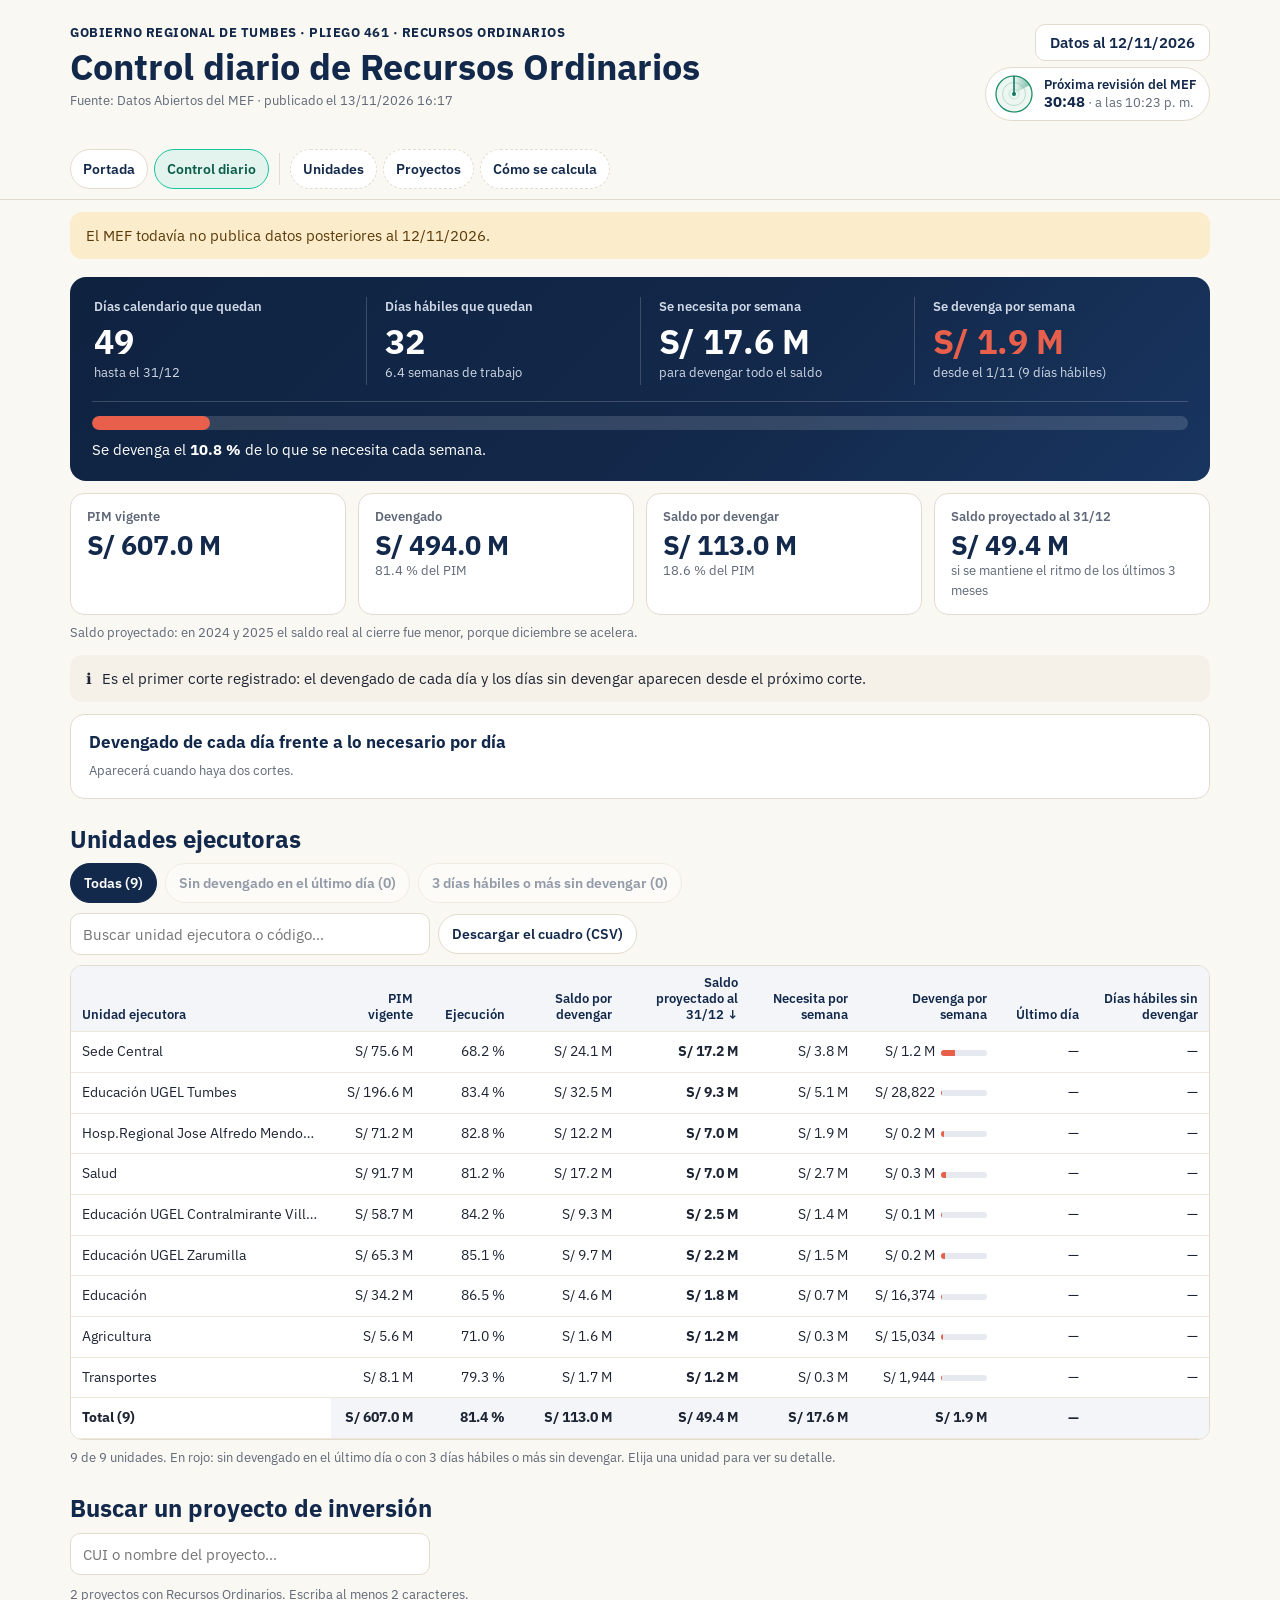
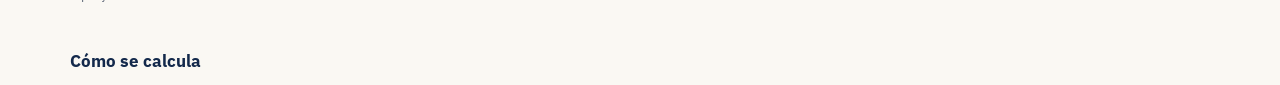
<file: gore-tumbes/ro/index.html>
<!doctype html>
<html lang="es">
<head>
<meta charset="utf-8">
<meta name="viewport" content="width=device-width,initial-scale=1">
<title>Control diario de Recursos Ordinarios</title>
<meta name="description" content="PIM, saldo por devengar, saldo proyectado al 31/12 y devengado diario de Recursos Ordinarios por unidad ejecutora.">
<link rel="preconnect" href="https://fonts.googleapis.com">
<link rel="stylesheet" href="https://fonts.googleapis.com/css2?family=IBM+Plex+Mono:wght@500;600&family=IBM+Plex+Sans:wght@400;600;700&display=swap">
<link rel="icon" href="data:image/svg+xml,%3Csvg xmlns=%22http://www.w3.org/2000/svg%22 viewBox=%220 0 16 16%22%3E%3Ccircle cx=%228%22 cy=%228%22 r=%227%22 fill=%22%2313294b%22/%3E%3C/svg%3E">
<style>
:root{--bg:#faf8f3;--ink:#1d2433;--muted:#5f6878;--line:#e3dccd;--soft:#f5f1e8;--navy:#13294b;--turq:#19c39c;--turq-d:#0f8f72;--turq-s:#e3f4ef;
--rojo:#c0392b;--rojo-t:#fde3e0;--ambar:#a86a12;--ambar-t:#fbeccc;--verde:#1f8f6a;--verde-t:#d8f5ec;
--f-t:"IBM Plex Sans","Segoe UI",Arial,sans-serif;--f-m:"IBM Plex Mono",Consolas,monospace;color-scheme:light}
*{box-sizing:border-box}html{scroll-behavior:smooth;scroll-padding-top:70px}
body{margin:0;background:var(--bg);color:var(--ink);font:16px/1.55 var(--f-t);-webkit-text-size-adjust:100%}
.wrap{max-width:1180px;margin:0 auto;padding:0 20px}
header{padding:24px 0 6px}
.eyebrow{font:700 12.5px/1.4 var(--f-t);letter-spacing:.04em;text-transform:uppercase;color:var(--navy)}
.hcab{display:flex;justify-content:space-between;align-items:flex-start;gap:14px;flex-wrap:wrap}
h1{font:700 clamp(26px,3.6vw,36px)/1.15 var(--f-t);color:var(--navy);margin:4px 0 4px}
.meta{font-size:13px;color:var(--muted);margin:0}.meta a{color:var(--turq-d)}
.corte{display:flex;flex-direction:column;align-items:flex-end;gap:6px}
.corte b{border:1px solid var(--line);background:#fff;border-radius:10px;padding:8px 14px;font:600 15px var(--f-t);color:var(--navy)}
nav.top{position:sticky;top:0;z-index:5;background:rgba(250,248,243,.96);backdrop-filter:blur(6px);border-bottom:1px solid var(--line);margin-top:12px}
nav.top .wrap{display:flex;gap:6px;overflow-x:auto;padding:10px 20px;scrollbar-width:none}
nav.top a{flex:none;text-decoration:none;color:var(--navy);font:600 13.5px var(--f-t);padding:8px 12px;border-radius:999px;border:1px solid var(--line);background:#fff;min-height:40px;display:flex;align-items:center}
nav.top a.act{background:var(--turq-s);border-color:var(--turq);color:#0b5e4a}
nav.top .sep{flex:none;width:1px;background:var(--line);margin:4px}
nav.top a.sub{border-style:dashed}
section{padding:22px 0 4px}
h2{font:700 clamp(20px,2.4vw,24px)/1.2 var(--f-t);color:var(--navy);margin:0 0 10px}
.nota{font-size:13px;color:var(--muted);margin:8px 0 0}
/* tiempo y ritmo */
.ritmo{background:linear-gradient(135deg,#0f2240,#13294b 60%,#183560);color:#fff;border-radius:16px;padding:20px 22px;margin-top:14px}
.r4{display:grid;grid-template-columns:repeat(4,1fr)}
.r4>div{padding:2px 18px;border-left:1px solid rgba(255,255,255,.18);min-width:0}.r4>div:first-child{border-left:0;padding-left:2px}
.r4 .et{font:600 13px/1.3 var(--f-t);color:#cfd8e6}
.r4 .num{font:700 clamp(24px,3vw,34px)/1.15 var(--f-t);margin:6px 0 2px;white-space:nowrap;font-variant-numeric:tabular-nums}
.r4 .ds{font-size:12.5px;color:#cfd8e6}
.compara{margin-top:16px;border-top:1px solid rgba(255,255,255,.18);padding-top:14px}
.compara .bar{position:relative;height:14px;border-radius:7px;background:rgba(255,255,255,.14);overflow:hidden}
.compara .bar i{position:absolute;left:0;top:0;bottom:0;border-radius:7px}
.compara p{margin:8px 0 0;font-size:15px}.compara p b{white-space:nowrap}
/* pliego */
.c4{display:grid;grid-template-columns:repeat(4,1fr);gap:12px;margin-top:12px}
.c4>div{background:#fff;border:1px solid var(--line);border-radius:14px;padding:14px 16px;min-width:0}
.c4 .et{font:600 13px var(--f-t);color:var(--muted)}
.c4 .num{font:700 clamp(21px,2.4vw,27px)/1.2 var(--f-t);color:var(--navy);margin:4px 0 0;white-space:nowrap;font-variant-numeric:tabular-nums}
.c4 .ds{font-size:12.5px;color:var(--muted)}
.alerta{display:flex;gap:10px;align-items:flex-start;border-radius:12px;padding:12px 16px;margin-top:12px;background:var(--rojo-t);color:#6d1d15;font-size:15px}
.alerta.ok{background:var(--verde-t);color:#0b5e4a}
.alerta button{all:unset;cursor:pointer;text-decoration:underline;font-weight:600}
.panel{background:#fff;border:1px solid var(--line);border-radius:14px;padding:16px 18px;margin-top:12px}
.panel h3{margin:0 0 2px;font:700 17px var(--f-t);color:var(--navy)}
/* cuadro */
.ctrl{display:flex;flex-wrap:wrap;gap:8px;align-items:center;margin-bottom:10px}
.ctrl button{font:600 13.5px var(--f-t);padding:8px 13px;border-radius:999px;border:1px solid var(--line);background:#fff;color:var(--navy);cursor:pointer;min-height:40px}
.ctrl button[aria-pressed=true]{background:var(--navy);color:#fff;border-color:var(--navy)}
.ctrl button:disabled{opacity:.45;cursor:default}
.ctrl input{font:15px var(--f-t);padding:9px 12px;border:1px solid var(--line);border-radius:10px;min-height:42px;min-width:240px;flex:1 1 240px;max-width:360px}
.btn{display:inline-flex;align-items:center;gap:8px;min-height:42px;padding:9px 15px;border-radius:10px;font:600 14px var(--f-t);border:1px solid var(--navy);color:var(--navy);background:#fff;cursor:pointer}
.tabla{overflow:auto;border:1px solid var(--line);border-radius:12px;background:#fff;max-height:78vh}
table{border-collapse:collapse;width:100%;font-size:14px;font-variant-numeric:tabular-nums}
th,td{padding:9px 11px;text-align:right;white-space:nowrap;border-bottom:1px solid #eee8dc}
th{position:sticky;top:0;background:#f3f5f9;color:var(--navy);font:600 12.5px/1.25 var(--f-t);z-index:2;cursor:pointer;white-space:normal;vertical-align:bottom;min-width:92px}
th.t,td.t{text-align:left}
td.t{position:sticky;left:0;background:#fff;z-index:1;max-width:260px;overflow:hidden;text-overflow:ellipsis}
th.t{left:0;z-index:3;min-width:180px}
tbody tr{cursor:pointer}tbody tr:hover td{background:#f7fbfa}
tr.alerta-f td{background:#fff6f4}tr.alerta-f td.t{box-shadow:inset 4px 0 var(--rojo)}
tfoot td{font-weight:700;background:#f3f5f9;position:sticky;bottom:0}tfoot td.t{z-index:2}
.dias{display:inline-block;min-width:34px;text-align:center;border-radius:999px;padding:1px 8px;font-weight:700}
.dias.r{background:var(--rojo-t);color:#8c231a}.dias.a{background:var(--ambar-t);color:#7a4c0b}.dias.v{color:var(--verde)}
.mini{display:inline-block;vertical-align:middle;width:46px;height:6px;border-radius:3px;background:#e6e9f0;margin-left:6px;position:relative;overflow:hidden}
.mini i{position:absolute;left:0;top:0;bottom:0}
.cero{color:var(--rojo);font-weight:700}
/* ficha */
.ficha h3{font:700 20px var(--f-t);color:var(--navy);margin:0}
.f6{display:grid;grid-template-columns:repeat(auto-fit,minmax(150px,1fr));gap:10px;margin:12px 0}
.f6 div{background:var(--soft);border-radius:10px;padding:10px 12px}.f6 span{display:block;font-size:12.5px;color:var(--muted)}.f6 b{font:700 18px var(--f-t);color:var(--navy);white-space:nowrap}
.ficha h4{margin:16px 0 6px;color:var(--navy)}
.ficha td.t{position:static;max-width:none;white-space:normal;min-width:240px}
/* gráfico diario */
.dia svg{width:100%;height:auto;max-height:220px;display:block}
/* radar */
.radar{display:flex;align-items:center;gap:10px;padding:6px 12px 6px 8px;border:1px solid var(--line);border-radius:999px;background:#fff;font-size:12.5px;color:var(--muted);line-height:1.25}
.radar svg{flex:none}.radar .rd-b{font:700 15px var(--f-t);color:var(--navy);font-variant-numeric:tabular-nums}.radar .rd-t{display:block;color:var(--navy);font-weight:600}
.radar .barrido{transform-origin:20px 20px;animation:giro 4s linear infinite}.radar .eco{transform-origin:20px 20px;animation:eco 4s ease-out infinite}
.radar.activo .barrido{animation-duration:1.2s}.radar .nuevo{all:unset;cursor:pointer;color:#fff;background:var(--turq-d);border-radius:999px;padding:3px 10px;font-weight:600;margin-left:4px}
@keyframes giro{to{transform:rotate(360deg)}}@keyframes eco{0%{transform:scale(.3);opacity:.7}100%{transform:scale(1);opacity:0}}
@media (prefers-reduced-motion:reduce){.radar .barrido,.radar .eco{animation:none}}
details.met{margin-top:10px}details.met summary{cursor:pointer;font:700 17px var(--f-t);color:var(--navy);min-height:40px;display:flex;align-items:center}
details.met li{margin:4px 0;font-size:14.5px}
.mtab{font-size:13.5px;margin-top:8px}.mtab td,.mtab th{white-space:normal;text-align:left;position:static;cursor:default}
:focus-visible{outline:3px solid #0f8f72;outline-offset:2px}
@media (max-width:820px){.r4,.c4{grid-template-columns:1fr 1fr;gap:12px}.r4>div{border-left:0;padding:2px}.corte{align-items:flex-start}}
</style>
</head>
<body>
<a href="#cuadro" style="position:absolute;left:-999px" onfocus="this.style.left='8px'" onblur="this.style.left='-999px'">Saltar al cuadro por unidad</a>
<header><div class="wrap"><div class="hcab">
<div><div class="eyebrow" id="ent">Recursos Ordinarios</div>
<h1>Control diario de Recursos Ordinarios</h1>
<p class="meta" id="meta">Cargando…</p></div>
<div class="corte"><b id="cortetx">Cargando…</b><div class="radar" id="radar" role="timer" aria-live="off" hidden></div></div>
</div></div></header>
<nav class="top" aria-label="Secciones"><div class="wrap" id="nav"><a href="../../">Portada</a><a class="act" href="#inicio" aria-current="page">Control diario</a><span class="sep" aria-hidden="true"></span><a class="sub" href="#cuadro">Unidades</a><a class="sub" href="#buscador">Proyectos</a><a class="sub" href="#metodo">Cómo se calcula</a></div></nav>
<main><div class="wrap">
<div id="vigencia"></div>
<section id="inicio" style="padding-top:4px" aria-label="Tiempo y ritmo">
<div class="ritmo" id="ritmo"></div>
<div class="c4" id="pliego"></div>
<p class="nota" id="nproy"></p>
<div id="alerta"></div>
<div class="panel dia"><h3>Devengado de cada día frente a lo necesario por día</h3><div id="dia"></div></div>
</section>

<section id="cuadro"><h2>Unidades ejecutoras</h2>
<div class="ctrl" id="chips" role="group" aria-label="Filtros"></div>
<div class="ctrl"><input id="q" type="search" placeholder="Buscar unidad ejecutora o código…" aria-label="Buscar unidad ejecutora"><button class="btn" id="bcsv" type="button">Descargar el cuadro (CSV)</button></div>
<div class="tabla"><table><thead><tr id="cab"></tr></thead><tbody id="cuerpo"></tbody><tfoot id="pie"></tfoot></table></div>
<p class="nota" id="ncuadro"></p>
</section>

<section id="detalle" hidden><div class="panel ficha" id="det" tabindex="-1"></div></section>

<section id="buscador"><h2>Buscar un proyecto de inversión</h2>
<div class="ctrl"><input id="bq" type="search" placeholder="CUI o nombre del proyecto…" aria-label="Buscar proyecto por CUI o nombre"></div>
<div id="bres"></div>
</section>

<section id="metodo"><details class="met"><summary>Cómo se calcula</summary>
<ul>
<li><b>Saldo por devengar</b> = PIM − devengado. Es presupuesto, no dinero en caja.</li>
<li><b>Saldo proyectado al 31/12</b>: lo que quedaría sin devengar si cada meta mantiene el devengado promedio de sus tres últimos meses completos. En 2024 y 2025 el saldo real al cierre fue menor que lo proyectado, porque diciembre se acelera.</li>
<li><b>Necesario por semana</b> = saldo por devengar ÷ días hábiles que quedan × 5. Es lo que habría que devengar cada semana para no dejar saldo.</li>
<li><b>Se devenga por semana</b>: promedio de los últimos días hábiles con datos (o desde el inicio del mes, mientras no haya una semana de historial), llevado a 5 días.</li>
<li><b>Último día</b>: devengado entre el corte anterior y el actual.</li>
<li><b>Días hábiles sin devengar</b>: días hábiles desde el último corte en que la unidad registró devengado. «2+» significa al menos 2 (el historial empieza el <span id="hini">primer corte registrado</span>).</li>
<li><b>Días hábiles</b>: lunes a viernes, sin los feriados del 8, 9 y 25 de diciembre. Después del 31/12 no se compromete ni se devenga con cargo al año (D. Leg. 1440, art. 36); en Recursos Ordinarios lo no devengado no pasa al año siguiente.</li>
</ul>
<div id="procedencia"></div><div id="revisiones"></div>
<p class="nota">Las cifras se verifican antes de publicar (saldo = PIM − devengado, sumas por unidad, ritmo semanal y otras). Datos: Consulta Amigable y Datos Abiertos del MEF.</p>
</details></section>
</div></main>
<script>
const M=v=>{if(v==null||isNaN(v))return'—';const a=Math.abs(v);if(a<0.5)return'S/ 0';if(a<5e4)return(v<0?'−':'')+'S/ '+Math.round(a).toLocaleString('en-US');return(v<0?'−':'')+'S/ '+(a/1e6).toLocaleString('en-US',{minimumFractionDigits:1,maximumFractionDigits:1})+' M'};
const P=v=>v!=null&&isFinite(v)?(100*v).toFixed(1)+' %':'—';
const F=s=>{const[y,m,d]=s.split('-');return`${d}/${m}/${y}`};const F5=s=>F(s).slice(0,5);
const esc=s=>String(s??'').replace(/[&<>"]/g,c=>({'&':'&amp;','<':'&lt;','>':'&gt;','"':'&quot;'}[c]));
const nom=u=>u.sigla||u.ue.replace('Dirección de Redes Integradas de Salud','DIRIS').replace('Instituto Nacional de Salud del Niño - San Borja','INSN San Borja').replace('Instituto Nacional de Salud del Niño','INSN').replace('Hospital Nacional','Hosp.').replace('Hospital','Hosp.').replace('Instituto Nacional','Inst. Nac.').replace(/^(Regi[oó]n|Gob\.\s?Reg\.(\s?de)?|Gobierno Regional( del Departamento)?( de)?)\s?[A-Za-zÁÉÍÓÚáéíóúÑñ ]+?\s?-\s?(?=\S)/i,'').replace('Gobierno Regional','GORE').replace('Dirección Regional','Dir. Reg.').replace('Unidad de Gestión Educativa Local','UGEL').replace(new RegExp(' - '+(D.sigla||'#').replace(/[.*+?^${}()|[\]\\]/g,'\\$&')+'$'),'');
const GEN={"1":"2.1 Personal y obligaciones sociales","2":"2.2 Pensiones","3":"2.3 Bienes y servicios","4":"2.4 Donaciones y transferencias","5":"2.5 Otros gastos","6":"2.6 Activos no financieros","7":"2.7 Activos financieros","8":"2.8 Deuda"};
const colR=r=>r>=0.9?'#19c39c':r>=0.5?'#e0a526':'#e8604c';
const DIAS=u=>{if(u.dias_sin==null)return'—';const d=u.dias_sin,t=u.dias_sin_tipo;const txt=t==='min'?d+'+':String(d),c=d>=3?'r':d>=1?'a':'v';
 return `<span class="dias ${c}" title="${t==='base'?'Sin devengado desde el inicio del mes':t==='min'?'Al menos '+d+' días hábiles (el historial empieza el '+F5(D.hist_inicio||D.fechas[0])+')':d+' días hábiles'}">${txt}</span>`};
let D,PJ=null,REV=null,chip='todas',ord='riesgo',dir=-1,sel=null;
const PASO=u=>u.nec_sem>0?u.real_sem/u.nec_sem:null;
const CHIPS=[['todas','Todas',u=>true],['ult0','Sin devengado en el último día',u=>u.ult!=null&&u.ult<=0.5&&u.saldo>0.5],
 ['d3','3 días hábiles o más sin devengar',u=>u.dias_sin>=3&&u.saldo>0.5]];
const COLS=[['n','Unidad ejecutora','t'],['pim','PIM vigente'],['ej','Ejecución'],['saldo','Saldo por devengar'],['riesgo','Saldo proyectado al 31/12'],
 ['nec_sem','Necesita por semana'],['real_sem','Devenga por semana'],['ult','Último día'],['dias_sin','Días hábiles sin devengar']];

fetch('datos.json?'+Date.now()).then(r=>{if(!r.ok)throw 0;return r.json()}).then(j=>{D=j;pintar();reloj();
 fetch('revisiones.json?'+Date.now()).then(r=>r.ok?r.json():null).then(x=>{REV=x;revisiones()}).catch(()=>{});
 fetch('proyectos.json?'+Date.now()).then(r=>r.json()).then(p=>{PJ=p;buscador();if(sel)detalle(sel,false)}).catch(()=>{document.getElementById('bres').innerHTML='<p class="nota">No se pudo cargar el detalle por proyecto.</p>'})
}).catch(()=>{document.getElementById('vigencia').innerHTML='<div class="alerta">No se pudieron cargar los datos. Recargue la página.</div>';document.getElementById('cortetx').textContent='Sin datos'});

function pintar(){
 const T=D.total,S=D.semana||{},p=D.parametros;
 document.getElementById('cortetx').textContent='Datos al '+F(D.corte);
 identidad();
 const rv=(D.revisiones_corte||[]).filter(r=>r.corte===D.corte).length;
 document.getElementById('meta').innerHTML=`Fuente: ${esc(p.fuente)} del MEF${p.publicado_lima?' · publicado el '+esc(p.publicado_lima):''}${rv?` · <a href="#metodo" onclick="document.querySelector('details.met').open=true">cifras revisadas</a>`:''}`;
 // ¿el dato está atrasado más de un día hábil?
 const hoy=new Date(new Date().toLocaleString('en-US',{timeZone:'America/Lima'}));let h=0;for(let d=new Date(D.corte+'T12:00');d<hoy;d.setDate(d.getDate()+1)){const w=d.getDay();if(w&&w<6)h++}
 if(h>2)document.getElementById('vigencia').innerHTML=`<div class="alerta" style="background:var(--ambar-t);color:#5c3a08">El MEF todavía no publica datos posteriores al ${F(D.corte)}.</div>`;
 const r=S.nec_sem>0?S.real_sem/S.nec_sem:null;
 if(!D.semana)document.getElementById('ritmo').innerHTML='<p style="margin:0">Actualizando el ritmo semanal…</p>';else document.getElementById('ritmo').innerHTML=`<div class="r4">
  <div><div class="et">Días calendario que quedan</div><div class="num">${S.dias_cal}</div><div class="ds">hasta el 31/12</div></div>
  <div><div class="et">Días hábiles que quedan</div><div class="num">${S.dias_habiles}</div><div class="ds">${(S.dias_habiles/5).toFixed(1)} semanas de trabajo</div></div>
  <div><div class="et">Se necesita por semana</div><div class="num">${M(S.nec_sem)}</div><div class="ds">para devengar todo el saldo</div></div>
  <div><div class="et">Se devenga por semana</div><div class="num" style="color:${colR(r??1)}">${M(S.real_sem)}</div><div class="ds">${esc(S.base)}</div></div></div>
  <div class="compara"><div class="bar" role="img" aria-label="Se devenga el ${P(r)} de lo necesario"><i style="width:${Math.min(100,100*(r||0))}%;background:${colR(r??1)}"></i></div>
  <p>Se devenga el <b>${P(r)}</b> de lo que se necesita cada semana.${S.ult!=null?` Último día (${F5(D.corte)}): <b>${M(S.ult)}</b>${S.ult_dias>1?` en ${S.ult_dias} días hábiles`:''}.`:''}</p></div>`;
 document.getElementById('pliego').innerHTML=[['PIM vigente',M(T.PIM),''],['Devengado',M(T.DEVENGADO),P(T.DEVENGADO/T.PIM)+' del PIM'],
  ['Saldo por devengar',M(T.saldo),P(T.saldo/T.PIM)+' del PIM'],['Saldo proyectado al 31/12',M(T.riesgo),'si se mantiene el ritmo de los últimos 3 meses']]
  .map(([a,b,c])=>`<div><div class="et">${a}</div><div class="num">${b}</div><div class="ds">${c}</div></div>`).join('');
 document.getElementById('nproy').textContent='Saldo proyectado: en 2024 y 2025 el saldo real al cierre fue menor, porque diciembre se acelera.';
 const A=filas(),u0=A.filter(CHIPS[1][2]),u3=A.filter(CHIPS[2][2]);
 document.getElementById('alerta').innerHTML=u0.length||u3.length?`<div class="alerta"><span>⚠</span><span>${u0.length?`<b>${u0.length} unidad${u0.length>1?'es':''} sin devengado en el último día:</b> ${u0.slice(0,8).map(u=>esc(u.n)).join(', ')}${u0.length>8?` y ${u0.length-8} más`:''}. <button type="button" data-c="ult0">Ver en el cuadro</button>`:''}${u0.length&&u3.length?'<br>':''}${u3.length?`<b>${u3.length} con 3 días hábiles o más sin devengar.</b> <button type="button" data-c="d3">Ver en el cuadro</button>`:''}</span></div>`
  :D.corte_anterior?'<div class="alerta ok"><span>✓</span><span>Todas las unidades con saldo registraron devengado en el último día.</span></div>'
  :'<div class="alerta ok" style="background:var(--soft);color:var(--ink)"><span>ℹ</span><span>Es el primer corte registrado: el devengado de cada día y los días sin devengar aparecen desde el próximo corte.</span></div>';
 document.querySelectorAll('#alerta button[data-c]').forEach(b=>b.onclick=()=>{chip=b.dataset.c;chips();tabla();document.getElementById('cuadro').scrollIntoView()});
 diario();chips();tabla();procedencia();
 document.getElementById('q').oninput=tabla;document.getElementById('bcsv').onclick=descargar;
}
// Entidad: nombre, código de pliego y enlaces al informe (solo si la entidad lo tiene). La página es la misma para todas.
function identidad(){const sg=D.sigla||D.pliego;
 document.getElementById('ent').textContent=`${D.pliego} · Pliego ${D.codigo} · Recursos Ordinarios`;
 document.title=`Control diario de Recursos Ordinarios · ${sg}`;
 if(D.hist_inicio)document.getElementById('hini').textContent=F(D.hist_inicio);
 if(D.informe)document.getElementById('nav').insertAdjacentHTML('afterbegin',[['../#resumen','Resumen'],['../#unidades','Unidades'],['../#ro','RO'],['../#ro26','RO–2.6'],['../#g26','Inversiones'],['../anexos.html','Anexos']].map(([h,t])=>`<a href="${h}">${t}</a>`).join(''));
}
function filas(){return D.ues.map(u=>({...u,n:nom(u),ej:u.pim?u.dev/u.pim:0}))}
function filtradas(){const q=document.getElementById('q').value.trim().toLowerCase(),f=CHIPS.find(c=>c[0]===chip)[2];
 return filas().filter(u=>f(u)&&(!q||(u.n+' '+u.ue+' '+u.sec).toLowerCase().includes(q))).sort((a,b)=>{const x=a[ord],y=b[ord];return ord==='n'?dir*String(x).localeCompare(y):dir*((x??-1e18)-(y??-1e18))})}
function chips(){const A=filas();document.getElementById('chips').innerHTML=CHIPS.map(([k,t,f])=>{const n=A.filter(f).length;return`<button type="button" data-k="${k}" aria-pressed="${k===chip}" ${n||k==='todas'?'':'disabled'}>${t} (${n})</button>`}).join('');
 document.querySelectorAll('#chips button').forEach(b=>b.onclick=()=>{chip=b.dataset.k;chips();tabla()})}
function tabla(){const R=filtradas();
 document.getElementById('cab').innerHTML=COLS.map(([k,t,c])=>`<th class="${c||''}" scope="col" aria-sort="${ord===k?(dir<0?'descending':'ascending'):'none'}" data-k="${k}">${t}${ord===k?(dir<0?' ↓':' ↑'):''}</th>`).join('');
 document.querySelectorAll('#cab th').forEach(th=>th.onclick=()=>{const k=th.dataset.k;dir=ord===k?-dir:(k==='n'?1:-1);ord=k;tabla()});
 document.getElementById('cuerpo').innerHTML=R.map(u=>{const r=PASO(u),mal=(u.ult!=null&&u.ult<=0.5&&u.saldo>0.5)||u.dias_sin>=3;
  return`<tr class="${mal?'alerta-f':''}" data-s="${u.sec}" tabindex="0"><td class="t" title="${esc(u.ue)}">${esc(u.n)}</td><td>${M(u.pim)}</td><td>${P(u.ej)}</td><td>${M(u.saldo)}</td><td><b>${M(u.riesgo)}</b></td>
  <td>${M(u.nec_sem)}</td><td>${M(u.real_sem)}${r!=null?`<span class="mini" title="${P(r)} de lo necesario"><i style="width:${Math.min(100,100*r)}%;background:${colR(r)}"></i></span>`:''}</td>
  <td class="${u.ult!=null&&u.ult<=0.5&&u.saldo>0.5?'cero':''}">${u.ult==null?'—':M(u.ult)}</td><td>${DIAS(u)}</td></tr>`}).join('')||`<tr><td class="t" colspan="9">Ninguna unidad cumple el filtro.</td></tr>`;
 const s=k=>R.reduce((a,u)=>a+(u[k]||0),0);
 document.getElementById('pie').innerHTML=`<tr><td class="t">Total (${R.length})</td><td>${M(s('pim'))}</td><td>${P(s('dev')/s('pim'))}</td><td>${M(s('saldo'))}</td><td>${M(s('riesgo'))}</td><td>${M(s('nec_sem'))}</td><td>${M(s('real_sem'))}</td><td>${R.some(u=>u.ult!=null)?M(s('ult')):'—'}</td><td></td></tr>`;
 document.querySelectorAll('#cuerpo tr[data-s]').forEach(tr=>{tr.onclick=()=>detalle(tr.dataset.s,true);tr.onkeydown=e=>{if(e.key==='Enter')detalle(tr.dataset.s,true)}});
 document.getElementById('ncuadro').textContent=`${R.length} de ${D.ues.length} unidades. En rojo: sin devengado en el último día o con 3 días hábiles o más sin devengar. Elija una unidad para ver su detalle.`}
function diario(){const S=D.semana||{},C=(S.cortes||[]).slice(-20),el=document.getElementById('dia');
 if(!C.length){el.innerHTML='<p class="nota">Aparecerá cuando haya dos cortes.</p>';return}
 const nd=S.dias_habiles?D.total.saldo/S.dias_habiles:0,V=C.map(([f,v,d])=>({f,v:d?v/d:v,d})),mx=Math.max(nd,...V.map(x=>x.v),1);
 const W=1100,H=190,l=8,b=24,bw=Math.min(54,(W-l*2)/V.length*0.6),gx=(W-l*2)/V.length,y=v=>H-b-(H-b-18)*Math.max(0,v)/mx;
 el.innerHTML=`<svg viewBox="0 0 ${W} ${H}" role="img" aria-label="Devengado por día hábil frente a lo necesario">
 ${V.map((x,i)=>{const cx=l+gx*i+gx/2;return`<rect x="${cx-bw/2}" y="${y(x.v)}" width="${bw}" height="${H-b-y(x.v)}" rx="3" fill="${colR(nd?x.v/nd:1)}"><title>${F(x.f)}: ${M(x.v)} por día${x.d>1?' (promedio de '+x.d+' días hábiles)':''}</title></rect><text x="${cx}" y="${y(x.v)-5}" text-anchor="middle" font-size="12" fill="#13294b" font-weight="600">${M(x.v).replace('S/ ','')}</text><text x="${cx}" y="${H-6}" text-anchor="middle" font-size="12" fill="#5f6878">${F5(x.f)}</text>`}).join('')}
 <line x1="${l}" x2="${W-l}" y1="${y(nd)}" y2="${y(nd)}" stroke="#13294b" stroke-dasharray="5 4" stroke-width="1.5"/><text x="${W-l}" y="${y(nd)-6}" text-anchor="end" font-size="12.5" fill="#13294b" font-weight="700">Necesario por día: ${M(nd)}</text></svg>
 <p class="nota">Cada barra es lo devengado en un corte (promedio por día hábil si el corte abarca más de uno).</p>`}
function detalle(s,ir){const u=filas().find(x=>x.sec===s);if(!u)return;sel=s;const sec=document.getElementById('detalle'),el=document.getElementById('det');sec.hidden=false;
 const r=PASO(u),G=Object.entries(u.gen||{}).sort((a,b)=>b[1][3]-a[1][3]);
 const L=PJ?(PJ.ues[s]||[]).slice().sort((a,b)=>b.ri-a.ri).slice(0,12):null;
 el.innerHTML=`<div style="display:flex;justify-content:space-between;gap:10px;flex-wrap:wrap;align-items:flex-start"><div><h3>${esc(u.ue)}</h3><p class="nota" style="margin:2px 0 0">Unidad ejecutora ${esc(u.sec)} · Recursos Ordinarios · datos al ${F(D.corte)}</p></div><button class="btn" type="button" id="volver">Volver al cuadro</button></div>
 <div class="f6"><div><span>PIM vigente</span><b>${M(u.pim)}</b></div><div><span>Devengado</span><b>${M(u.dev)}</b></div><div><span>Saldo por devengar</span><b>${M(u.saldo)}</b></div><div><span>Saldo proyectado al 31/12</span><b>${M(u.riesgo)}</b></div><div><span>Sin certificar</span><b>${M(u.no_cert)}</b></div><div><span>Último día</span><b>${u.ult==null?'—':M(u.ult)}</b></div></div>
 <p style="margin:0">Necesita devengar <b>${M(u.nec_sem)}</b> por semana y devenga <b>${M(u.real_sem)}</b> (${P(r)} de lo necesario). Días hábiles sin devengar: ${DIAS(u)}</p>
 ${G.length?`<h4>Por genérica de gasto</h4><div class="tabla" style="max-height:none"><table><thead><tr><th class="t">Genérica</th><th>PIM</th><th>Devengado</th><th>Saldo por devengar</th><th>Saldo proyectado al 31/12</th></tr></thead><tbody>${G.map(([g,v])=>`<tr style="cursor:default"><td class="t">${esc(GEN[g]||g)}</td><td>${M(v[0])}</td><td>${M(v[1])}</td><td>${M(v[2])}</td><td><b>${M(v[3])}</b></td></tr>`).join('')}</tbody></table></div>`:''}
 <h4>Productos y proyectos con mayor saldo proyectado</h4>${L==null?'<p class="nota">Cargando…</p>':L.length?`<div class="tabla" style="max-height:none"><table><thead><tr><th class="t">Producto, actividad o proyecto</th><th>PIM</th><th>Saldo por devengar</th><th>Saldo proyectado al 31/12</th></tr></thead><tbody>${L.map(x=>`<tr style="cursor:default"><td class="t">${esc(x.n)} <span class="nota">(${x.t==='P'?'CUI ':''}${esc(x.c)})</span></td><td>${M(x.pim)}</td><td>${M(x.s)}</td><td><b>${M(x.ri)}</b></td></tr>`).join('')}</tbody></table></div><p class="nota">Los 12 de mayor saldo proyectado de ${(PJ.ues[s]||[]).length}.</p>`:'<p class="nota">Sin detalle.</p>'}`;
 document.getElementById('volver').onclick=()=>{sec.hidden=true;sel=null;document.getElementById('cuadro').scrollIntoView()};
 if(ir){sec.scrollIntoView();el.focus({preventScroll:true})}}
function buscador(){const inp=document.getElementById('bq'),el=document.getElementById('bres');const un=Object.fromEntries(filas().map(u=>[u.sec,u]));
 const L=Object.entries(PJ.ues).flatMap(([ue,l])=>l.filter(x=>x.t==='P').map(x=>({...x,ue})));
 const st=t=>String(t).normalize('NFD').replace(/[̀-ͯ]/g,'').toLowerCase();
 const go=()=>{const q=st(inp.value.trim());if(q.length<2){el.innerHTML=`<p class="nota">${L.length} proyectos con Recursos Ordinarios. Escriba al menos 2 caracteres.</p>`;return}
  const R=L.filter(x=>st(x.c+' '+x.n).includes(q)).sort((a,b)=>b.ri-a.ri);
  el.innerHTML=R.length?`<div class="tabla" style="max-height:none"><table><thead><tr><th>CUI</th><th class="t">Proyecto</th><th class="t" style="position:static">Unidad</th><th>Saldo por devengar</th><th>Saldo proyectado al 31/12</th></tr></thead><tbody>${R.slice(0,8).map(x=>`<tr data-ue="${x.ue}"><td>${esc(x.c)}</td><td class="t" style="white-space:normal;min-width:240px;position:static">${esc(x.n)}</td><td class="t" style="position:static">${esc(un[x.ue]?un[x.ue].n:x.ue)}</td><td>${M(x.s)}</td><td><b>${M(x.ri)}</b></td></tr>`).join('')}</tbody></table></div><p class="nota">${R.length>8?`8 de ${R.length} coincidencias. Precise la búsqueda.`:`${R.length} coincidencia${R.length>1?'s':''}.`} Elija una fila para ver su unidad.</p>`:'<p class="nota">No se encontró ningún proyecto con ese CUI o nombre.</p>';
  el.querySelectorAll('tr[data-ue]').forEach(tr=>tr.onclick=()=>detalle(tr.dataset.ue,true))};
 inp.oninput=go;go()}
function descargar(){const R=filtradas(),q=v=>{const s=v==null?'':String(v);return /[",;\n]/.test(s)?'"'+s.replace(/"/g,'""')+'"':s};
 const meta=[`${D.pliego} · Recursos Ordinarios`,`Datos al ${F(D.corte)} · fuente ${D.parametros.fuente} del MEF`,`Filtro: ${CHIPS.find(c=>c[0]===chip)[1]}`,`Días calendario al 31/12: ${D.semana.dias_cal} · días hábiles: ${D.semana.dias_habiles} · ritmo real: ${D.semana.base}`,'Importes en soles, sin redondear'];
 const cab=['Código','Unidad ejecutora','PIM vigente','Devengado','Ejecución','Saldo por devengar','Saldo proyectado al 31/12','Sin certificar','Necesita por semana','Devenga por semana','Último día','Días hábiles sin devengar'];
 const F_=R.map(u=>[u.sec,u.ue,u.pim,u.dev,(u.ej*100).toFixed(2)+'%',u.saldo,u.riesgo,u.no_cert,u.nec_sem,u.real_sem,u.ult,(u.dias_sin_tipo==='min'?'≥':'')+u.dias_sin]);
 const t='﻿'+[...meta.map(m=>[m]),[],cab,...F_].map(f=>f.map(q).join(';')).join('\n');const a=document.createElement('a');
 a.href=URL.createObjectURL(new Blob([t],{type:'text/csv;charset=utf-8'}));a.download=`control_ro_${D.corte}.csv`;document.body.appendChild(a);a.click();a.remove()}
function procedencia(){const L=D.parametros.procedencia||[];if(!L.length)return;
 document.getElementById('procedencia').innerHTML=`<h4 style="color:var(--navy);margin:14px 0 4px">De dónde sale cada cifra</h4><table class="mtab"><tbody>${L.map(x=>`<tr><td>${esc(x.componente)}</td><td>${esc(x.fuente)}</td></tr>`).join('')}</tbody></table>`}
function revisiones(){const L=(REV&&REV.revisiones||D.revisiones_corte||[]).slice(-8);if(!L.length)return;
 document.getElementById('revisiones').innerHTML=`<h4 style="color:var(--navy);margin:14px 0 4px">Cifras revisadas después de publicadas</h4><table class="mtab"><thead><tr><th>Corte</th><th>Indicador</th><th>Antes</th><th>Después</th><th>Motivo</th></tr></thead><tbody>${L.map(x=>`<tr><td>${F(x.corte)}</td><td>${esc(x.indicador)}</td><td>${M(x.antes)}</td><td>${M(x.despues)}</td><td>${esc(x.motivo)}</td></tr>`).join('')}</tbody></table>`}
// ---------- reloj de la próxima revisión del MEF (la tarea revisa a los :23, de 7:23 a 23:23, hora de Lima) ----------
function proximaRevision(now){const L=new Date(now.getTime()-5*36e5);
 for(let d=0;d<2;d++)for(let h=7;h<=23;h++){const t=Date.UTC(L.getUTCFullYear(),L.getUTCMonth(),L.getUTCDate()+d,h,23)+5*36e5;if(t>now.getTime())return new Date(t)}}
function reloj(){const el=document.getElementById('radar');if(!el||!D)return;el.hidden=false;
 const svg=`<svg width="40" height="40" viewBox="0 0 40 40" aria-hidden="true"><defs><linearGradient id="rg" x1="0" y1="0" x2="1" y2="0"><stop offset="0" stop-color="#1f8f6a" stop-opacity="0"/><stop offset="1" stop-color="#1f8f6a" stop-opacity=".55"/></linearGradient></defs><circle cx="20" cy="20" r="18" fill="#eef6f2" stroke="#1f8f6a" stroke-opacity=".35"/><circle cx="20" cy="20" r="11.5" fill="none" stroke="#1f8f6a" stroke-opacity=".25"/><circle cx="20" cy="20" r="5" fill="none" stroke="#1f8f6a" stroke-opacity=".2"/><circle class="eco" cx="20" cy="20" r="18" fill="none" stroke="#1f8f6a" stroke-width="1.2"/><g class="barrido"><path d="M20 20 L20 2 A18 18 0 0 1 35.6 11 Z" fill="url(#rg)"/><line x1="20" y1="20" x2="20" y2="2" stroke="#0f7a62" stroke-width="1.6"/></g><circle cx="20" cy="20" r="2" fill="#0f7a62"/></svg>`;
 el.innerHTML=svg+'<span><span class="rd-t">Próxima revisión del MEF</span><span class="rd-b" id="rd-b">--:--</span> <span id="rd-h"></span></span>';
 let meta=proximaRevision(new Date()),pasada=(()=>{let c=proximaRevision(new Date(Date.now()-18*36e5)),n;while((n=proximaRevision(new Date(c.getTime()+1000)))<=new Date())c=n;return c<=new Date()?c:null})(),base=D.actualizado,vig=0,hay=false;
 const tic=()=>{const now=new Date(),b=document.getElementById('rd-b'),h=document.getElementById('rd-h');if(!b||hay)return;
  if(now>=meta){pasada=meta;meta=proximaRevision(new Date(meta.getTime()+1000))}
  const tras=pasada?(now-pasada)/6e4:1e9;
  if(tras<45&&now-vig>60000){vig=+now;fetch('datos.json?'+Date.now()).then(r=>r.json()).then(j=>{if(j.actualizado!==base){hay=true;el.classList.remove('activo');b.textContent='Datos nuevos';h.innerHTML='<button class="nuevo" type="button" onclick="location.reload()">Actualizar la página</button>'}}).catch(()=>{})}
  if(tras<10){el.classList.add('activo');b.textContent='Revisando';h.textContent=''}
  else{el.classList.remove('activo');const seg=Math.max(0,Math.round((meta-now)/1000)),hh=Math.floor(seg/3600),mm=Math.floor(seg%3600/60),ss=seg%60;
   b.textContent=(hh?hh+':'+String(mm).padStart(2,'0'):mm)+':'+String(ss).padStart(2,'0');
   const hora=meta.toLocaleTimeString('es-PE',{timeZone:'America/Lima',hour:'numeric',minute:'2-digit'});h.textContent='· a las '+hora;el.setAttribute('aria-label','Próxima revisión del MEF a las '+hora)}};
 tic();setInterval(tic,1000)}
</script>
</body>
</html>
</file>
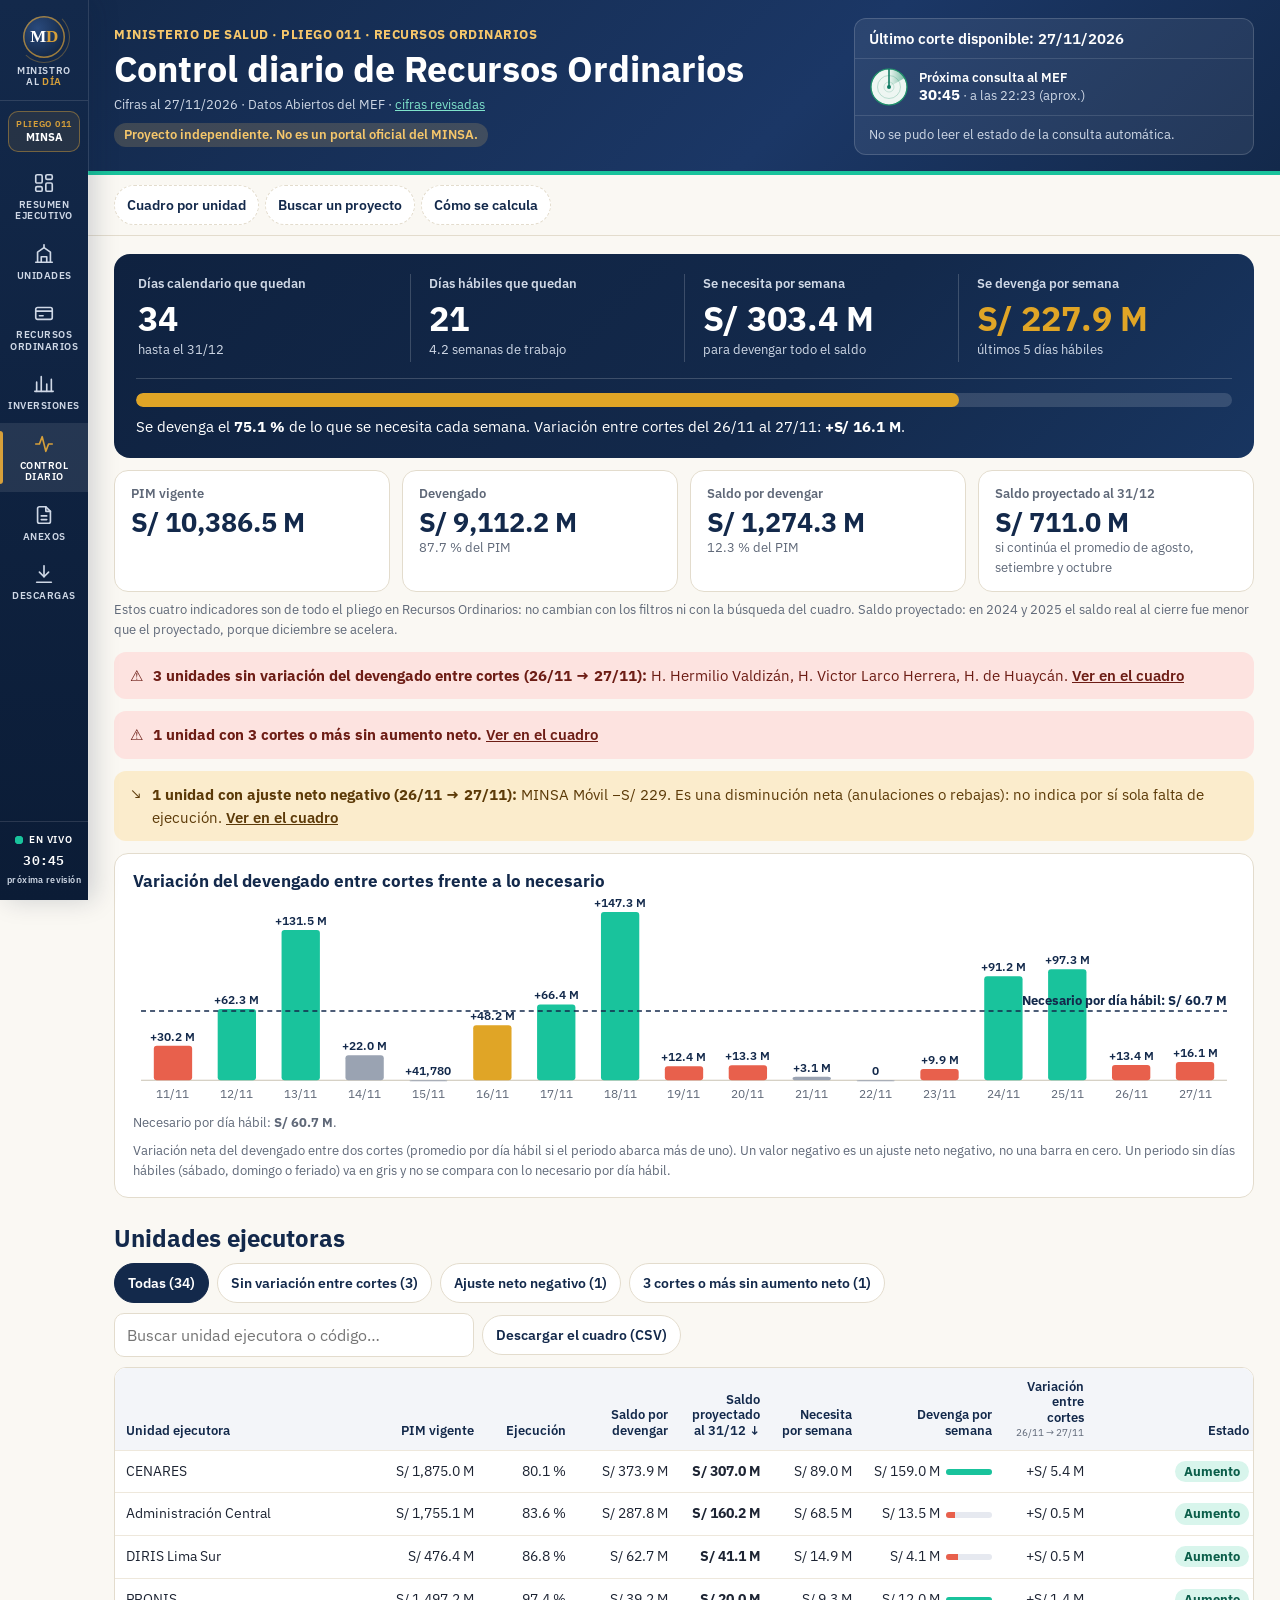
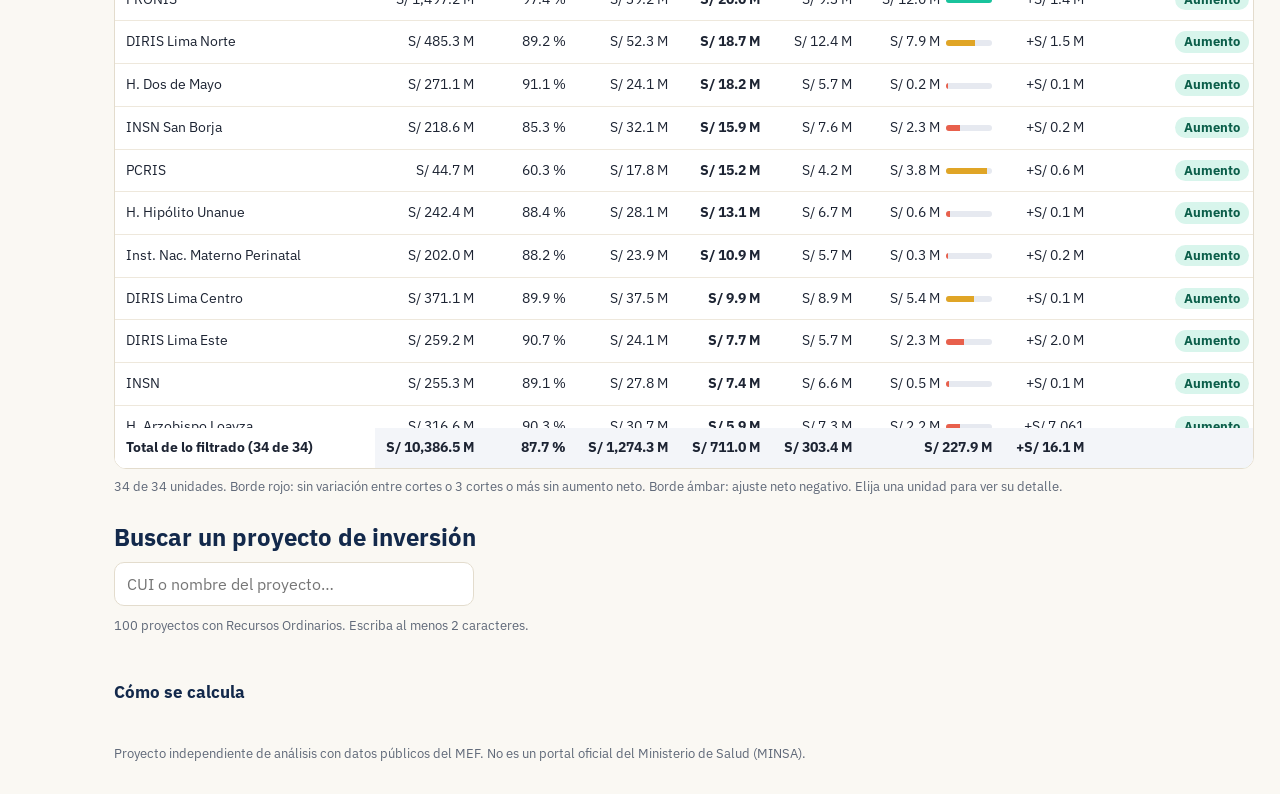
<file: minsa/ro/index.html>
<!doctype html>
<html lang="es">
<head>
<meta charset="utf-8">
<meta name="viewport" content="width=device-width,initial-scale=1">
<title>Control diario de Recursos Ordinarios</title>
<meta name="description" content="Proyecto independiente. PIM, saldo por devengar, saldo proyectado al 31/12 y variación del devengado entre cortes de Recursos Ordinarios por unidad ejecutora.">
<link rel="preconnect" href="https://fonts.googleapis.com">
<link rel="stylesheet" href="https://fonts.googleapis.com/css2?family=IBM+Plex+Mono:wght@500;600&family=IBM+Plex+Sans:wght@400;600;700&display=swap">
<link rel="icon" href="data:image/svg+xml,%3Csvg xmlns=%22http://www.w3.org/2000/svg%22 viewBox=%220 0 16 16%22%3E%3Ccircle cx=%228%22 cy=%228%22 r=%227%22 fill=%22%2313294b%22/%3E%3C/svg%3E">
<style>
:root{--bg:#faf8f3;--ink:#1d2433;--muted:#5f6878;--line:#e3dccd;--soft:#f5f1e8;--navy:#13294b;--turq:#19c39c;--turq-d:#0f8f72;--turq-s:#e3f4ef;
--rojo:#c0392b;--rojo-t:#fde3e0;--ambar:#8a5508;--enlace:#0a6652;--ambar-t:#fbeccc;--verde:#1f8f6a;--verde-t:#d8f5ec;--gris-t:#eceef2;
--f-t:"IBM Plex Sans","Segoe UI",Arial,sans-serif;--f-m:"IBM Plex Mono",Consolas,monospace;color-scheme:light}
*{box-sizing:border-box}html{scroll-behavior:smooth;scroll-padding-top:70px}
body{margin:0;background:var(--bg);color:var(--ink);font:16px/1.55 var(--f-t);-webkit-text-size-adjust:100%}
.wrap{max-width:1180px;margin:0 auto;padding:0 20px}
header{padding:24px 0 6px}
.eyebrow{font:700 12.5px/1.4 var(--f-t);letter-spacing:.04em;text-transform:uppercase;color:var(--navy)}
.hcab{display:flex;justify-content:space-between;align-items:flex-start;gap:14px;flex-wrap:wrap}
h1{font:700 clamp(26px,3.6vw,36px)/1.15 var(--f-t);color:var(--navy);margin:4px 0 4px}
.meta{font-size:13px;color:var(--muted);margin:0}.meta a,.op a{color:var(--enlace)}
.indep{display:inline-block;margin-top:6px;font-size:12.5px;font-weight:600;color:#5c3a08;background:var(--ambar-t);border-radius:999px;padding:2px 10px}
.corte{display:flex;flex-direction:column;align-items:flex-end;gap:6px;max-width:420px}
.corte>b{border:1px solid var(--line);background:#fff;border-radius:10px;padding:8px 14px;font:600 15px var(--f-t);color:var(--navy)}
/* reloj (radar) de la próxima consulta: gira siempre; rápido solo cuando GitHub informa una consulta en curso */
.radar{display:flex;align-items:center;gap:10px;padding:6px 12px 6px 8px;border:1px solid var(--line);border-radius:999px;background:#fff;font-size:12.5px;color:var(--muted);line-height:1.25}
.radar svg{flex:none}.radar .rd-b{font:700 15px var(--f-t);color:var(--navy);font-variant-numeric:tabular-nums}.radar .rd-t{display:block;color:var(--navy);font-weight:600}
.radar .barrido{transform-origin:20px 20px;animation:giro 4s linear infinite}.radar .eco{transform-origin:20px 20px;animation:eco 4s ease-out infinite}
.radar.activo .barrido{animation-duration:1.2s}.radar.mal svg circle:first-child{fill:#fbeccc;stroke:#8a5508}
@keyframes giro{to{transform:rotate(360deg)}}@keyframes eco{0%{transform:scale(.3);opacity:.7}100%{transform:scale(1);opacity:0}}
@media (prefers-reduced-motion:reduce){.radar .barrido,.radar .eco{animation:none}}
.op{border:1px solid var(--line);background:#fff;border-radius:12px;padding:8px 12px;font-size:13px;line-height:1.4;color:var(--muted)}
.op p{margin:2px 0}.op b{color:var(--navy)}.op .mal{color:#8c231a;font-weight:600}.op .bien{color:#0b5e4a}
.op .nuevo{all:unset;cursor:pointer;color:#fff;background:var(--turq-d);border-radius:999px;padding:3px 10px;font-weight:600;margin-top:4px;display:inline-block}
nav.top{position:sticky;top:0;z-index:5;background:rgba(250,248,243,.96);backdrop-filter:blur(6px);border-bottom:1px solid var(--line);margin-top:12px}
nav.top .wrap{display:flex;gap:6px;overflow-x:auto;padding:10px 20px;scrollbar-width:none}
nav.top a{flex:none;text-decoration:none;color:var(--navy);font:600 13.5px var(--f-t);padding:8px 12px;border-radius:999px;border:1px solid var(--line);background:#fff;min-height:40px;display:flex;align-items:center}
nav.top a.act{background:var(--turq-s);border-color:var(--turq);color:#0b5e4a}
nav.top .sep{flex:none;width:1px;background:var(--line);margin:4px}
nav.top a.sub{border-style:dashed}
section{padding:22px 0 4px}
h2{font:700 clamp(20px,2.4vw,24px)/1.2 var(--f-t);color:var(--navy);margin:0 0 10px}
.nota{font-size:13px;color:var(--muted);margin:8px 0 0}
/* tiempo y ritmo */
.ritmo{background:linear-gradient(135deg,#0f2240,#13294b 60%,#183560);color:#fff;border-radius:16px;padding:20px 22px;margin-top:14px}
.r4{display:grid;grid-template-columns:repeat(4,1fr)}
.r4>div{padding:2px 18px;border-left:1px solid rgba(255,255,255,.18);min-width:0}.r4>div:first-child{border-left:0;padding-left:2px}
.r4 .et{font:600 13px/1.3 var(--f-t);color:#cfd8e6}
.r4 .num{font:700 clamp(24px,3vw,34px)/1.15 var(--f-t);margin:6px 0 2px;white-space:nowrap;font-variant-numeric:tabular-nums}
.r4 .ds{font-size:12.5px;color:#cfd8e6}
.compara{margin-top:16px;border-top:1px solid rgba(255,255,255,.18);padding-top:14px}
.compara .bar{position:relative;height:14px;border-radius:7px;background:rgba(255,255,255,.14);overflow:hidden}
.compara .bar i{position:absolute;left:0;top:0;bottom:0;border-radius:7px}
.compara p{margin:8px 0 0;font-size:15px}.compara p b{white-space:nowrap}
/* pliego */
.c4{display:grid;grid-template-columns:repeat(4,1fr);gap:12px;margin-top:12px}
.c4>div{background:#fff;border:1px solid var(--line);border-radius:14px;padding:14px 16px;min-width:0}
.c4 .et{font:600 13px var(--f-t);color:var(--muted)}
.c4 .num{font:700 clamp(21px,2.4vw,27px)/1.2 var(--f-t);color:var(--navy);margin:4px 0 0;white-space:nowrap;font-variant-numeric:tabular-nums}
.c4 .ds{font-size:12.5px;color:var(--muted)}
.alerta{display:flex;gap:10px;align-items:flex-start;border-radius:12px;padding:12px 16px;margin-top:12px;background:var(--rojo-t);color:#6d1d15;font-size:15px}
.alerta.ok{background:var(--verde-t);color:#0b5e4a}.alerta.am{background:var(--ambar-t);color:#5c3a08}.alerta.inf{background:var(--soft);color:var(--ink)}
.alerta button{all:unset;cursor:pointer;text-decoration:underline;font-weight:600}
.alerta button:focus-visible{outline:3px solid #0f8f72;outline-offset:2px}
.panel{background:#fff;border:1px solid var(--line);border-radius:14px;padding:16px 18px;margin-top:12px}
.panel h3{margin:0 0 2px;font:700 17px var(--f-t);color:var(--navy)}
/* cuadro */
.ctrl{display:flex;flex-wrap:wrap;gap:8px;align-items:center;margin-bottom:10px}
.ctrl button{font:600 13.5px var(--f-t);padding:8px 13px;border-radius:999px;border:1px solid var(--line);background:#fff;color:var(--navy);cursor:pointer;min-height:40px}
.ctrl button[aria-pressed=true]{background:var(--navy);color:#fff;border-color:var(--navy)}
.ctrl button:disabled{opacity:.45;cursor:default}
.ctrl input{font:16px var(--f-t);padding:9px 12px;border:1px solid var(--line);border-radius:10px;min-height:44px;min-width:0;flex:1 1 220px;max-width:360px}
.btn{display:inline-flex;align-items:center;gap:8px;min-height:44px;padding:9px 15px;border-radius:10px;font:600 14px var(--f-t);border:1px solid var(--navy);color:var(--navy);background:#fff;cursor:pointer}
.tabla{overflow:auto;border:1px solid var(--line);border-radius:12px;background:#fff;max-height:78vh}
table{border-collapse:collapse;width:100%;font-size:14px;font-variant-numeric:tabular-nums}
th,td{padding:9px 11px;text-align:right;white-space:nowrap;border-bottom:1px solid #eee8dc}
th{position:sticky;top:0;background:#f3f5f9;color:var(--navy);font:600 12.5px/1.25 var(--f-t);z-index:2;white-space:normal;vertical-align:bottom;min-width:92px}
th .ord{all:unset;cursor:pointer;display:block;width:100%;text-align:inherit;font:inherit;color:inherit;padding:2px 0}
th .ord:focus-visible{outline:3px solid #0f8f72;outline-offset:2px}
th small{display:block;font-weight:400;color:var(--muted)}
th.t,td.t{text-align:left}
td.t{position:sticky;left:0;background:#fff;z-index:1;max-width:260px;overflow:hidden;text-overflow:ellipsis}
th.t{left:0;z-index:3;min-width:180px}
tbody tr[data-s]{cursor:pointer}tbody tr[data-s]:hover td{background:#f7fbfa}
tr.alerta-f td{background:#fff6f4}tr.alerta-f td.t{box-shadow:inset 4px 0 var(--rojo)}
tr.ajuste-f td.t{box-shadow:inset 4px 0 var(--ambar)}
tfoot td{font-weight:700;background:#f3f5f9;position:sticky;bottom:0}tfoot td.t{z-index:2}
.es{display:inline-block;border-radius:999px;padding:1px 9px;font-size:12.5px;font-weight:700;white-space:nowrap}
.es.aum{background:var(--verde-t);color:#0b5e4a}.es.sv{background:var(--rojo-t);color:#8c231a}.es.aj{background:var(--ambar-t);color:#6b4209}.es.sc{background:var(--gris-t);color:var(--muted)}
.dias{display:inline-block;min-width:34px;text-align:center;border-radius:999px;padding:1px 8px;font-weight:700}
.dias.r{background:var(--rojo-t);color:#8c231a}.dias.a{background:var(--ambar-t);color:#7a4c0b}.dias.v{color:var(--verde)}
.mini{display:inline-block;vertical-align:middle;width:46px;height:6px;border-radius:3px;background:#e6e9f0;margin-left:6px;position:relative;overflow:hidden}
.mini i{position:absolute;left:0;top:0;bottom:0}
.neg{color:var(--ambar);font-weight:700}
/* tarjetas (celular) */
.tarjetas{display:none;list-style:none;margin:0;padding:0}
.tj{margin:0 0 8px}
.tj button{all:unset;box-sizing:border-box;display:block;width:100%;cursor:pointer;background:#fff;border:1px solid var(--line);border-radius:12px;padding:11px 13px}
.tj button:focus-visible{outline:3px solid #0f8f72;outline-offset:2px}
.tj.alerta-f button{border-left:5px solid var(--rojo)}.tj.ajuste-f button{border-left:5px solid var(--ambar)}
.tj .tn{display:block;font-weight:700;color:var(--navy);font-size:15.5px;line-height:1.3}
.tj .tg{display:grid;grid-template-columns:1fr 1fr;gap:4px 12px;margin-top:6px;font-size:14px;font-variant-numeric:tabular-nums}
.tj .tl{color:var(--muted);font-size:12.5px;display:block}.tj .tg b{color:var(--ink)}.tj .tr{display:block;font-size:12.5px;color:#6b4209;margin-top:3px}
.vista{display:none}
/* ficha */
.ficha h3{font:700 20px var(--f-t);color:var(--navy);margin:0}
.f6{display:grid;grid-template-columns:repeat(auto-fit,minmax(150px,1fr));gap:10px;margin:12px 0}
.f6 div{background:var(--soft);border-radius:10px;padding:10px 12px}.f6 span{display:block;font-size:12.5px;color:var(--muted)}.f6 b{font:700 18px var(--f-t);color:var(--navy);white-space:nowrap}
.ficha h4{margin:16px 0 6px;color:var(--navy)}
.ficha td.t{position:static;max-width:none;white-space:normal;min-width:240px}
/* variación entre cortes del pliego */
.dia svg{width:100%;height:auto;max-height:240px;display:block}
.dlist{display:none;list-style:none;margin:8px 0 0;padding:0}
.dlist li{display:grid;grid-template-columns:auto 1fr;gap:2px 12px;padding:9px 0;border-bottom:1px solid #eee8dc;font-size:15px;font-variant-numeric:tabular-nums}
.dlist .df{font-weight:700;color:var(--navy)}.dlist .dv{text-align:right;font-weight:700}.dlist .dd{grid-column:1/3;font-size:13px;color:var(--muted)}
.dlist .db{grid-column:1/3;height:8px;border-radius:4px;background:#e6e9f0;position:relative;overflow:hidden}.dlist .db i{position:absolute;left:0;top:0;bottom:0;border-radius:4px}
details.met{margin-top:10px}details.met summary{cursor:pointer;font:700 17px var(--f-t);color:var(--navy);min-height:40px;display:flex;align-items:center}
details.met li{margin:4px 0;font-size:14.5px}
.mtab{font-size:13.5px;margin-top:8px}.mtab td,.mtab th{white-space:normal;text-align:left;position:static}
footer{margin:28px 0 30px;font-size:13px;color:var(--muted)}
.sr{position:absolute;left:0;top:0;width:1px;height:1px;overflow:hidden;clip:rect(0 0 0 0);white-space:nowrap}
:focus-visible{outline:3px solid #0f8f72;outline-offset:2px}
@media (max-width:820px){.r4,.c4{grid-template-columns:1fr 1fr;gap:12px}.r4>div{border-left:0;padding:2px}.corte{align-items:flex-start;max-width:none}}
@media (max-width:760px){
 .wrap{padding:0 14px}nav.top .wrap{padding:10px 14px}
 #cuadro .tabla{display:none}#cuadro .tarjetas{display:block}#cuadro .vista{display:inline-flex}
 #cuadro.completo .tabla{display:block}#cuadro.completo .tarjetas{display:none}

 .ficha .mob-oculta{display:none}.ficha td.t{min-width:0}
 .ficha .ftab thead{display:none}.ficha .ftab tr{display:grid;grid-template-columns:1fr 1fr;gap:2px 10px;padding:9px 10px;border-bottom:1px solid #eee8dc}
 .ficha .ftab td{border:0;padding:0;text-align:left;white-space:normal;font-size:14.5px}.ficha .ftab td.t{grid-column:1/3;font-weight:600}
 .ficha .ftab td[data-l]::before{content:attr(data-l);display:block;font-size:12.5px;font-weight:400;color:var(--muted)}
 .ctrl input{max-width:none;flex-basis:100%}
}
@media (max-width:900px){.dia .svgw{display:none}.dia .dlist{display:block}}
@media (max-width:380px){.r4,.c4{grid-template-columns:1fr}.tj .tg{grid-template-columns:1fr}}
/* —— Cabecera azul compacta (mismo estilo que el informe) —— */
header{background:linear-gradient(135deg,#13294b 0%,#1b3766 60%,#13294b 100%);color:#fff;padding:18px 0 16px;border-bottom:4px solid var(--turq)}
header .hcab{display:grid;grid-template-columns:minmax(0,1fr) minmax(300px,400px);gap:14px 28px;align-items:center}
header .eyebrow{color:#f6c76b}header h1{color:#fff;margin:4px 0 6px}
header .meta{color:#cfd8e6}header .meta a{color:#7fe3cb}
header .indep{background:rgba(246,199,107,.18);color:#f6c76b;margin-top:8px}
header .corte{max-width:none;align-items:stretch;gap:0;background:rgba(255,255,255,.07);border:1px solid rgba(255,255,255,.16);border-radius:12px;overflow:hidden}
header .corte>b{border:0;border-radius:0;background:transparent;color:#fff;padding:10px 14px}
header .radar{border:0;border-radius:0;background:transparent;color:#cfd8e6;padding:8px 14px;border-top:1px solid rgba(255,255,255,.12)}
header .radar .rd-t,header .radar .rd-b{color:#fff}header .radar[hidden]{display:none}
header .op{border:0;border-radius:0;background:transparent;color:#cfd8e6;padding:8px 14px;border-top:1px solid rgba(255,255,255,.12)}
header .op:empty{display:none}header .op b{color:#fff}header .op a{color:#7fe3cb}header .op .mal{color:#ff9b8a}header .op .bien{color:#6ee7c8}
nav.top{margin-top:0}
@media (max-width:820px){header .hcab{grid-template-columns:1fr}header{padding:14px 0 14px}}
@media (max-width:640px){header .eyebrow{font-size:11px}header h1{font-size:24px;margin:2px 0 4px}header .meta{font-size:12.5px}header .indep{font-size:12px;margin-top:6px}header .corte>b{padding:8px 12px;font-size:14.5px}header .radar{padding:6px 12px}}
</style>
<link rel="stylesheet" href="/herramientas/marco.css"><script src="/herramientas/portal.js"></script><script src="/herramientas/marco.js"></script>
<meta property="og:type" content="website"><meta property="og:site_name" content="Ministro al Día"><meta property="og:title" content="Control diario de Recursos Ordinarios"><meta property="og:description" content="Proyecto independiente. PIM, saldo por devengar, saldo proyectado al 31/12 y variación del devengado entre cortes de Recursos Ordinarios por unidad ejecutora."><meta property="og:url" content="https://ministroaldia.github.io/minsa/ro/"><meta property="og:image" content="https://ministroaldia.github.io/herramientas/compartir.png"><meta property="og:image:width" content="1200"><meta property="og:image:height" content="630"><meta property="og:locale" content="es_PE"><meta name="twitter:card" content="summary_large_image">
</head>
<body>
<a href="#cuadro" class="sr" onfocus="this.classList.remove('sr')" onblur="this.classList.add('sr')">Saltar al cuadro por unidad</a>
<header><div class="wrap"><div class="hcab">
<div><div class="eyebrow" id="ent">Recursos Ordinarios</div>
<h1>Control diario de Recursos Ordinarios</h1>
<p class="meta" id="meta">Cargando…</p>
<span class="indep" id="indep">Proyecto independiente. No es un portal oficial.</span></div>
<div class="corte"><b id="cortetx">Cargando…</b><div class="radar" id="radar" role="timer" aria-live="off" hidden></div><div class="op" id="op" aria-live="polite"></div></div>
</div></div></header>
<nav class="top" aria-label="Secciones"><div class="wrap" id="nav"><a href="../">Resumen</a><a class="act" href="#inicio" aria-current="page">Control diario</a><span class="sep" aria-hidden="true"></span><a class="sub" href="#cuadro">Unidades</a><a class="sub" href="#buscador">Proyectos</a><a class="sub" href="#metodo">Cómo se calcula</a></div></nav>
<main><div class="wrap">
<div id="vigencia"></div>
<section id="inicio" style="padding-top:4px" aria-label="Tiempo y ritmo">
<div class="ritmo" id="ritmo"></div>
<div class="c4" id="pliego"></div>
<p class="nota" id="nproy"></p>
<div id="alerta"></div>
<div class="panel dia"><h3>Variación del devengado entre cortes frente a lo necesario</h3><div id="dia"></div></div>
</section>

<section id="cuadro"><h2>Unidades ejecutoras</h2>
<div class="ctrl" id="chips" role="group" aria-label="Filtros"></div>
<div class="ctrl"><input id="q" type="search" placeholder="Buscar unidad ejecutora o código…" aria-label="Buscar unidad ejecutora"><button class="btn" id="bcsv" type="button">Descargar el cuadro (CSV)</button><button class="btn vista" id="bvista" type="button" aria-pressed="false">Ver cuadro completo</button></div>
<ul class="tarjetas" id="tarjetas" aria-label="Unidades ejecutoras"></ul>
<div class="tabla"><table><caption class="sr">Unidades ejecutoras: saldo, saldo proyectado y variación del devengado entre cortes</caption><thead><tr id="cab"></tr></thead><tbody id="cuerpo"></tbody><tfoot id="pie"></tfoot></table></div>
<p class="nota" id="ncuadro" aria-live="polite"></p>
</section>

<section id="detalle" hidden><div class="panel ficha" id="det" tabindex="-1"></div></section>

<section id="buscador"><h2>Buscar un proyecto de inversión</h2>
<div class="ctrl"><input id="bq" type="search" placeholder="CUI o nombre del proyecto…" aria-label="Buscar proyecto por CUI o nombre" aria-describedby="bres-n"></div>
<div id="bres"></div><p class="sr" id="bres-n" aria-live="polite"></p>
</section>

<section id="metodo"><details class="met"><summary>Cómo se calcula</summary>
<ul>
<li><b>Saldo por devengar</b> = PIM − devengado. Es presupuesto, no dinero en caja.</li>
<li><b>Saldo proyectado al 31/12</b>: lo que quedaría sin devengar si cada meta sigue con el devengado promedio de sus tres últimos meses completos (<span id="mrit">ver cabecera</span>). En 2024 y 2025 el saldo real al cierre fue menor que lo proyectado, porque diciembre se acelera.</li>
<li><b>Necesario por semana</b> = saldo por devengar ÷ días hábiles que quedan × 5. Es lo que habría que devengar cada semana para no dejar saldo.</li>
<li><b>Se devenga por semana</b>: promedio de los últimos días hábiles con datos (o desde el inicio del mes, mientras no haya una semana de historial), llevado a 5 días.</li>
<li><b>Variación entre cortes</b>: devengado acumulado del corte actual menos el del corte anterior (se indican ambas fechas). Puede abarcar más de un día hábil. Es una cifra neta: un aumento no muestra cada operación del periodo.</li>
<li><b>Estado</b>: <i>aumento</i> si la variación supera <span class="tolx">S/ 1</span>; <i>sin variación</i> si queda entre −<span class="tolx">S/ 1</span> y <span class="tolx">S/ 1</span>; <i>ajuste neto negativo</i> si baja más de <span class="tolx">S/ 1</span> (anulaciones o rebajas mayores que lo nuevo: no prueba inactividad); <i>sin comparación</i> si la unidad no figura en el corte anterior.</li>
<li><b>Cortes sin aumento neto</b>: cortes consecutivos, contados desde el último, en que el devengado acumulado no subió. «2+» significa al menos 2: el historial empieza el <span id="hini">primer corte registrado</span> o la unidad falta en un corte anterior. No se cuentan días sin evidencia diaria. Tampoco cuentan los cortes de sábado, domingo o feriado: ahí no se espera devengado.</li>
<li><b>Días hábiles</b>: lunes a viernes, sin los feriados nacionales. Después del 31/12 no se compromete ni se devenga con cargo al año (D. Leg. 1440, art. 36); en Recursos Ordinarios lo no devengado no pasa al año siguiente.</li>
<li><b>Consultas automáticas</b>: cada hora de 7:23 a 23:23 (hora de Lima). GitHub puede iniciarlas con retraso. Arriba se informa el resultado real de la última consulta (leído de GitHub, con hasta 10 minutos de demora), no una suposición por la hora.</li>
</ul>
<div id="procedencia"></div><div id="revisiones"></div>
<p class="nota">Las cifras se verifican antes de publicar (contrato de datos, cronología, saldo = PIM − devengado, sumas por unidad, estados y rachas recalculados de forma independiente, ritmo semanal). Si una fuente trae un corte anterior al publicado, se conserva el publicado. Datos: Consulta Amigable y Datos Abiertos del MEF.</p>
</details></section>
</div></main>
<footer><div class="wrap" id="pie-indep">Proyecto independiente de análisis con datos públicos del MEF. No es un portal oficial.</div></footer>
<script>
const M=v=>{if(v==null||isNaN(v))return'—';const a=Math.abs(v);if(a<0.5)return'S/ 0';if(a<5e4)return(v<0?'−':'')+'S/ '+Math.round(a).toLocaleString('en-US');return(v<0?'−':'')+'S/ '+(a/1e6).toLocaleString('en-US',{minimumFractionDigits:1,maximumFractionDigits:1})+' M'};
const MS=v=>v==null||isNaN(v)?'—':(v>0.5?'+':'')+M(v);                   // importe con signo explícito
const P=v=>v!=null&&isFinite(v)?(100*v).toFixed(1)+' %':'—';
const F=s=>{if(!s)return'—';const[y,m,d]=s.split('-');return`${d}/${m}/${y}`};const F5=s=>s?F(s).slice(0,5):'—';
const esc=s=>String(s??'').replace(/[&<>"']/g,c=>({'&':'&amp;','<':'&lt;','>':'&gt;','"':'&quot;',"'":'&#39;'}[c]));
const nom=u=>u.sigla||u.ue.replace('Dirección de Redes Integradas de Salud','DIRIS').replace('Instituto Nacional de Salud del Niño - San Borja','INSN San Borja').replace('Instituto Nacional de Salud del Niño','INSN').replace('Hospital Nacional','Hosp.').replace('Hospital','Hosp.').replace('Instituto Nacional','Inst. Nac.').replace(/^(Regi[oó]n|Gob\.\s?Reg\.(\s?de)?|Gobierno Regional( del Departamento)?( de)?)\s?[A-Za-zÁÉÍÓÚáéíóúÑñ ]+?\s?-\s?(?=\S)/i,'').replace('Gobierno Regional','GORE').replace('Dirección Regional','Dir. Reg.').replace('Unidad de Gestión Educativa Local','UGEL').replace(new RegExp(' - '+(D.sigla||'#').replace(/[.*+?^${}()|[\]\\]/g,'\\$&')+'$'),'');
const GEN={"1":"2.1 Personal y obligaciones sociales","2":"2.2 Pensiones","3":"2.3 Bienes y servicios","4":"2.4 Donaciones y transferencias","5":"2.5 Otros gastos","6":"2.6 Activos no financieros","7":"2.7 Activos financieros","8":"2.8 Deuda"};
const colR=r=>r>=0.9?'#19c39c':r>=0.5?'#e0a526':'#e8604c';
// Estados excluyentes: vienen calculados en datos.json (la página no reclasifica)
const ES={aumento:['aum','Aumento','Aumento del devengado'],sin_variacion:['sv','Sin variación','Sin variación del devengado'],ajuste_negativo:['aj','Ajuste neto negativo','Ajuste neto negativo'],sin_comparacion:['sc','Sin comparación','Sin comparación con un corte anterior']};
const EST=u=>{const e=ES[u.estado]||ES.sin_comparacion;return`<span class="es ${e[0]}">${e[1]}</span>`};
const RN=u=>u.sin_aumento?u.sin_aumento.n:null;
const FINDE=()=>(D.comparacion||{}).habiles===0;     // el último periodo no tuvo días hábiles (sábado, domingo o feriado)
const RACHA=u=>{const r=u.sin_aumento;if(!r)return'—';const c=r.n>=3?'r':r.n>=1?'a':'v',txt=r.n+(r.minimo&&r.n?'+':'');
 // Fin de semana o feriado: el aviso de arriba ya lo explica una vez; no se repite el mismo texto en cada fila.
 if(r.n===0&&u.estado!=='aumento')return'<span class="dias v">0</span>';
 const t=r.n===0?'Aumento neto en el último corte':`${r.n} corte${r.n>1?'s':''} sin aumento neto ${r.minimo?(r.cobertura==='interrumpida'?'(al menos: la unidad falta en el corte anterior al '+F5(r.desde)+')':'(al menos: el historial empieza el '+F5(r.desde)+')'):'desde el corte del '+F5(r.desde)+', el último con aumento'}${r.ajustes?' · incluye '+r.ajustes+' ajuste'+(r.ajustes>1?'s':'')+' neto'+(r.ajustes>1?'s':'')+' negativo'+(r.ajustes>1?'s':''):''}`;
 return `<span class="dias ${c}" title="${esc(t)}">${txt}</span><span class="sr"> ${esc(t)}</span>`};
let D,PJ=null,REV=null,EO=null,chip='todas',ord='riesgo',dir=-1,sel=null,origen=null;
const TOL=()=>D.parametros.tolerancia_variacion??1;
const PASO=u=>u.nec_sem>0?u.real_sem/u.nec_sem:null;
const CMP=(corto)=>{const c=D.comparacion||{};if(!c.desde)return'';return corto?`${F5(c.desde)} → ${F5(c.hasta)}`:`del ${F5(c.desde)} al ${F5(c.hasta)}${c.habiles>1?` (${c.habiles} días hábiles)`:c.habiles===0?' (sin días hábiles: fin de semana o feriado)':''}`};
const CHIPS=[['todas','Todas',u=>true],['sv','Sin variación entre cortes',u=>u.estado==='sin_variacion'&&u.saldo>TOL()],
 ['aj','Ajuste neto negativo',u=>u.estado==='ajuste_negativo'],['r3','3 cortes o más sin aumento neto',u=>RN(u)>=3&&u.saldo>TOL()]];
const ALERTA=u=>(u.estado==='sin_variacion'&&u.saldo>TOL()&&!FINDE())||(RN(u)>=3&&u.saldo>TOL());
const COLS=()=>[['n','Unidad ejecutora','t'],['pim','PIM vigente'],['ej','Ejecución'],['saldo','Saldo por devengar'],['riesgo','Saldo proyectado al 31/12'],
 ['nec_sem','Necesita por semana'],['real_sem','Devenga por semana'],['var','Variación entre cortes','',CMP(true)],['estado','Estado'],['racha','Cortes sin aumento neto']];
const VAL=(u,k)=>k==='racha'?RN(u):k==='estado'?['sin_variacion','ajuste_negativo','sin_comparacion','aumento'].indexOf(u.estado):u[k];

fetch('datos.json?'+Date.now()).then(r=>{if(!r.ok)throw 0;return r.json()}).then(j=>{D=j;pintar();estadoOperativo();uePorDireccion();
 fetch('revisiones.json?'+Date.now()).then(r=>r.ok?r.json():null).then(x=>{REV=x;revisiones()}).catch(()=>{});
 fetch('proyectos.json?'+Date.now()).then(r=>r.json()).then(p=>{PJ=p;buscador();if(sel)detalle(sel,false)}).catch(()=>{document.getElementById('bres').innerHTML='<p class="nota">No se pudo cargar el detalle por proyecto.</p>'})
}).catch(()=>{document.getElementById('vigencia').innerHTML='<div class="alerta">No se pudieron cargar los datos. Recargue la página.</div>';document.getElementById('cortetx').textContent='Sin datos'});

function pintar(){
 const T=D.total,S=D.semana||{},p=D.parametros;
 document.getElementById('cortetx').textContent='Último corte disponible: '+F(D.corte);
 identidad();
 const rv=(D.revisiones_corte||[]).filter(r=>r.corte===D.corte).length;
 document.getElementById('meta').innerHTML=`Cifras al ${F(D.corte)} · ${esc(p.fuente)} del MEF${p.corte_detalle&&p.corte_detalle!==D.corte?` · Ritmo de los últimos meses y detalle por genérica: Datos Abiertos al ${F(p.corte_detalle)}`:''}${rv?` · <a href="#metodo" id="vrev">cifras revisadas</a>`:''}`;
 const vr=document.getElementById('vrev');if(vr)vr.onclick=()=>{document.querySelector('details.met').open=true};
 const r=S.nec_sem>0?S.real_sem/S.nec_sem:null;
 if(!D.semana)document.getElementById('ritmo').innerHTML='<p style="margin:0">Actualizando el ritmo semanal…</p>';else document.getElementById('ritmo').innerHTML=`<div class="r4">
  <div><div class="et">Días calendario que quedan</div><div class="num">${S.dias_cal}</div><div class="ds">hasta el 31/12</div></div>
  <div><div class="et">Días hábiles que quedan</div><div class="num">${S.dias_habiles}</div><div class="ds">${(S.dias_habiles/5).toFixed(1)} semanas de trabajo</div></div>
  <div><div class="et">Se necesita por semana</div><div class="num">${M(S.nec_sem)}</div><div class="ds">para devengar todo el saldo</div></div>
  <div><div class="et">Se devenga por semana</div><div class="num" style="color:${colR(r??1)}">${M(S.real_sem)}</div><div class="ds">${esc(S.base)}</div></div></div>
  <div class="compara"><div class="bar" role="img" aria-label="Se devenga el ${P(r)} de lo necesario"><i style="width:${Math.min(100,100*(r||0))}%;background:${colR(r??1)}"></i></div>
  <p>Se devenga el <b>${P(r)}</b> de lo que se necesita cada semana.${S.var!=null?` Variación entre cortes ${CMP(false)}: <b>${MS(S.var)}</b>.`:''}</p></div>`;
 const mt=p.cierre?`ejercicio ${D.anio} cerrado: es el saldo final no devengado`:p.meses_ritmo_txt?`si continúa el promedio de ${p.meses_ritmo_txt}`:'si continúa el promedio de los tres últimos meses completos';
 if(p.cierre)document.getElementById('alerta').insertAdjacentHTML('beforebegin',`<div class="alerta inf"><span aria-hidden="true">ℹ</span><span><b>El ejercicio ${D.anio} cerró el 31/12/${D.anio}.</b> Ya no se puede devengar con cargo a ese año: el saldo por devengar es definitivo. Las cifras se siguen mostrando hasta que se configure el ejercicio ${D.anio+1}.</span></div>`);
 document.getElementById('pliego').innerHTML=[['PIM vigente',M(T.PIM),''],['Devengado',M(T.DEVENGADO),P(T.DEVENGADO/T.PIM)+' del PIM'],
  ['Saldo por devengar',M(T.saldo),P(T.saldo/T.PIM)+' del PIM'],['Saldo proyectado al 31/12',M(T.riesgo),mt]]
  .map(([a,b,c])=>`<div><div class="et">${a}</div><div class="num">${b}</div><div class="ds">${esc(c)}</div></div>`).join('');
 document.getElementById('nproy').textContent='Estos cuatro indicadores son de todo el pliego en Recursos Ordinarios: no cambian con los filtros ni con la búsqueda del cuadro. Saldo proyectado: en 2024 y 2025 el saldo real al cierre fue menor que el proyectado, porque diciembre se acelera.';
 if(p.meses_ritmo_txt)document.getElementById('mrit').textContent=p.meses_ritmo_txt;
 document.querySelectorAll('.tolx').forEach(e=>e.textContent='S/ '+TOL().toLocaleString('en-US'));
 const A=filas(),usv=A.filter(CHIPS[1][2]),uaj=A.filter(CHIPS[2][2]),u3=A.filter(CHIPS[3][2]),lista=L=>L.slice(0,8).map(u=>esc(u.n)).join(', ')+(L.length>8?` y ${L.length-8} más`:'');
 const pl=(n,s,p_)=>n+' '+(n>1?p_:s);
 let h='';
 if(usv.length&&FINDE())h+=`<div class="alerta inf"><span aria-hidden="true">ℹ</span><span><b>Entre los dos últimos cortes (${CMP(true)}) no hubo días hábiles</b> (fin de semana o feriado). Que ${pl(usv.length,'unidad no registre','unidades no registren')} variación es lo esperado: no se cuenta como alerta. <button type="button" data-c="sv">Ver en el cuadro</button></span></div>`;
 else if(usv.length)h+=`<div class="alerta"><span aria-hidden="true">⚠</span><span><b>${pl(usv.length,'unidad','unidades')} sin variación del devengado entre cortes (${CMP(true)}):</b> ${lista(usv)}. <button type="button" data-c="sv">Ver en el cuadro</button></span></div>`;
 if(u3.length)h+=`<div class="alerta"><span aria-hidden="true">⚠</span><span><b>${pl(u3.length,'unidad','unidades')} con 3 cortes o más sin aumento neto.</b> <button type="button" data-c="r3">Ver en el cuadro</button></span></div>`;
 if(uaj.length)h+=`<div class="alerta am"><span aria-hidden="true">↘</span><span><b>${pl(uaj.length,'unidad','unidades')} con ajuste neto negativo (${CMP(true)}):</b> ${uaj.slice(0,8).map(u=>esc(u.n)+' '+MS(u.var)).join(', ')}. Es una disminución neta (anulaciones o rebajas): no indica por sí sola falta de ejecución. <button type="button" data-c="aj">Ver en el cuadro</button></span></div>`;
 if(!h)h=D.corte_anterior?`<div class="alerta ok"><span aria-hidden="true">✓</span><span>Todas las unidades con saldo registraron aumento neto del devengado entre cortes (${CMP(true)}).</span></div>`
  :'<div class="alerta inf"><span aria-hidden="true">ℹ</span><span>Es el primer corte registrado: la variación entre cortes y los cortes sin aumento aparecen desde el próximo corte.</span></div>';
 document.getElementById('alerta').innerHTML=h;
 document.querySelectorAll('#alerta button[data-c]').forEach(b=>b.onclick=()=>{chip=b.dataset.c;chips();tabla();const c=document.getElementById('cuadro');c.scrollIntoView();document.querySelector(`#chips button[data-k="${chip}"]`).focus({preventScroll:true})});
 diario();chips();tabla();procedencia();
 document.getElementById('q').oninput=tabla;document.getElementById('bcsv').onclick=descargar;
 const bv=document.getElementById('bvista');bv.onclick=()=>{const c=document.getElementById('cuadro'),on=!c.classList.contains('completo');c.classList.toggle('completo',on);bv.setAttribute('aria-pressed',on);bv.textContent=on?'Ver tarjetas':'Ver cuadro completo'};
}
// Entidad: nombre, código de pliego y enlaces al informe (solo si la entidad lo tiene). La página es la misma para todas.
function identidad(){const sg=D.sigla||D.pliego;
 document.getElementById('ent').textContent=`${D.pliego} · Pliego ${D.codigo} · Recursos Ordinarios`;
 document.title=`Control diario de Recursos Ordinarios · ${sg}`;
 document.getElementById('indep').textContent=`Proyecto independiente. No es un portal oficial del ${sg}.`;
 document.getElementById('pie-indep').textContent=`Proyecto independiente de análisis con datos públicos del MEF. No es un portal oficial del ${D.pliego} (${sg}).`;
 if(D.hist_inicio)document.getElementById('hini').textContent=F(D.hist_inicio);
 // Portal con menú propio (portal.json, "menu"): el menú vertical ya lleva al informe; arriba quedan solo los saltos de esta página.
 if(window.MC_PORTAL&&window.MC_PORTAL.menu){const n=document.getElementById('nav');n.querySelectorAll('a[href="../"],a.act,.sep').forEach(e=>e.remove());const c=n.querySelector('a[href="#cuadro"]'),b=n.querySelector('a[href="#buscador"]');if(c)c.textContent='Cuadro por unidad';if(b)b.textContent='Buscar un proyecto';}
 else if(D.informe)document.getElementById('nav').insertAdjacentHTML('afterbegin',[['../#resumen','Resumen'],['../#unidades','Unidades'],['../#ro','RO'],['../#ro26','RO–2.6'],['../#g26','Inversiones'],['../anexos.html','Anexos']].map(([h,t])=>`<a href="${h}">${t}</a>`).join(''));
}
function filas(){return D.ues.map(u=>({...u,n:nom(u),ej:u.pim?u.dev/u.pim:0}))}
function filtradas(){const q=document.getElementById('q').value.trim().toLowerCase(),f=CHIPS.find(c=>c[0]===chip)[2];
 return filas().filter(u=>f(u)&&(!q||(u.n+' '+u.ue+' '+u.sec).toLowerCase().includes(q))).sort((a,b)=>{const x=VAL(a,ord),y=VAL(b,ord);return ord==='n'?dir*String(x).localeCompare(y):dir*((x??-1e18)-(y??-1e18))})}
function chips(){const A=filas();document.getElementById('chips').innerHTML=CHIPS.filter(c=>!(c[0]==='sv'&&FINDE())).map(([k,t,f])=>{const n=A.filter(f).length;return`<button type="button" data-k="${k}" aria-pressed="${k===chip}" ${n||k==='todas'?'':'disabled'}>${t} (${n})</button>`}).join('');
 document.querySelectorAll('#chips button').forEach(b=>b.onclick=()=>{chip=b.dataset.k;chips();tabla();document.querySelector(`#chips button[data-k="${chip}"]`).focus()})}
function abrir(s,el){origen=el||document.activeElement;detalle(s,true)}
function tabla(){const R=filtradas(),C=COLS();
 document.getElementById('cab').innerHTML=C.map(([k,t,c,sub])=>`<th class="${c||''}" scope="col" aria-sort="${ord===k?(dir<0?'descending':'ascending'):'none'}"><button type="button" class="ord" data-k="${k}">${t}${ord===k?(dir<0?' ↓':' ↑'):''}${sub?`<small>${esc(sub)}</small>`:''}</button></th>`).join('');
 document.querySelectorAll('#cab .ord').forEach(b=>b.onclick=()=>{const k=b.dataset.k;dir=ord===k?-dir:(k==='n'?1:-1);ord=k;tabla();document.querySelector(`#cab .ord[data-k="${k}"]`).focus()});
 const cls=u=>ALERTA(u)?'alerta-f':u.estado==='ajuste_negativo'?'ajuste-f':'';
 document.getElementById('cuerpo').innerHTML=R.map(u=>{const r=PASO(u);
  return`<tr class="${cls(u)}" data-s="${esc(u.sec)}" tabindex="0"><td class="t" title="${esc(u.ue)}">${esc(u.n)}</td><td>${M(u.pim)}</td><td>${P(u.ej)}</td><td>${M(u.saldo)}</td><td><b>${M(u.riesgo)}</b></td>
  <td>${M(u.nec_sem)}</td><td>${M(u.real_sem)}${r!=null?`<span class="mini" title="${P(r)} de lo necesario"><i style="width:${Math.min(100,100*r)}%;background:${colR(r)}"></i></span>`:''}</td>
  <td class="${u.estado==='ajuste_negativo'?'neg':''}">${MS(u.var)}</td><td>${EST(u)}</td><td>${RACHA(u)}</td></tr>`}).join('')||`<tr><td class="t" colspan="10">Ninguna unidad cumple el filtro.</td></tr>`;
 const s=k=>R.reduce((a,u)=>a+(u[k]||0),0);
 document.getElementById('pie').innerHTML=`<tr><td class="t">Total de lo filtrado (${R.length} de ${D.ues.length})</td><td>${M(s('pim'))}</td><td>${P(s('dev')/s('pim'))}</td><td>${M(s('saldo'))}</td><td>${M(s('riesgo'))}</td><td>${M(s('nec_sem'))}</td><td>${M(s('real_sem'))}</td><td>${R.some(u=>u.var!=null)?MS(s('var')):'—'}</td><td></td><td></td></tr>`;
 document.querySelectorAll('#cuerpo tr[data-s]').forEach(tr=>{tr.onclick=()=>abrir(tr.dataset.s,tr);tr.onkeydown=e=>{if(e.key==='Enter'||e.key===' '){e.preventDefault();abrir(tr.dataset.s,tr)}}});
 // tarjetas para celular: nombre, saldo, variación entre cortes y estado; el resto en el detalle
 document.getElementById('tarjetas').innerHTML=R.map(u=>`<li class="tj ${cls(u)}"><button type="button" data-s="${esc(u.sec)}" title="${esc(u.ue)}: ver detalle">
  <span class="tn">${esc(u.n)}</span><span class="tg"><span><span class="tl">Saldo por devengar</span><b>${M(u.saldo)}</b></span><span><span class="tl">Saldo proyectado al 31/12</span><b>${M(u.riesgo)}</b></span>
  <span><span class="tl">Variación ${CMP(true)}</span><b class="${u.estado==='ajuste_negativo'?'neg':''}">${MS(u.var)}</b></span><span><span class="tl">Estado</span>${EST(u)}${RN(u)?`<span class="tr">${RN(u)}${u.sin_aumento.minimo?' o más':''} corte${RN(u)>1?'s':''} sin aumento neto</span>`:''}</span></span></button></li>`).join('')||'<li class="nota">Ninguna unidad cumple el filtro.</li>';
 document.querySelectorAll('#tarjetas button[data-s]').forEach(b=>b.onclick=()=>abrir(b.dataset.s,b));
 document.getElementById('ncuadro').textContent=`${R.length} de ${D.ues.length} unidades. Borde rojo: sin variación entre cortes o 3 cortes o más sin aumento neto. Borde ámbar: ajuste neto negativo. Elija una unidad para ver su detalle.`}
function diario(){const S=D.semana||{},C=(S.cortes||[]).slice(-20),el=document.getElementById('dia');
 if(!C.length){el.innerHTML='<p class="nota">Aparecerá cuando haya dos cortes.</p>';return}
 const nd=S.dias_habiles?D.total.saldo/S.dias_habiles:0,V=C.map(([f,v,d,fa])=>({f,fa,v:d?v/d:v,tot:v,d}));
 const mx=Math.max(nd,...V.map(x=>x.v),1),mn=Math.min(0,...V.map(x=>x.v));
 // escritorio: barras con eje firmado (un ajuste neto negativo baja del cero, no se recorta)
 const W=1100,H=210,l=8,b=24,top=18,bw=Math.min(54,(W-l*2)/V.length*0.6),gx=(W-l*2)/V.length,y=v=>top+(H-b-top)*(mx-v)/(mx-mn),y0=y(0);
 const svg=`<div class="svgw"><svg viewBox="0 0 ${W} ${H}" role="img" aria-label="Variación del devengado por día hábil entre cortes frente a lo necesario por día">
 <line x1="${l}" x2="${W-l}" y1="${y0}" y2="${y0}" stroke="#c9c2b2"/>
 ${V.map((x,i)=>{const cx=l+gx*i+gx/2,yy=Math.min(y(x.v),y0),hh=Math.abs(y(x.v)-y0);return`<rect x="${cx-bw/2}" y="${yy}" width="${bw}" height="${Math.max(hh,1)}" rx="3" fill="${x.v<0?'#a86a12':x.d===0?'#9aa3b2':colR(nd?x.v/nd:1)}"><title>${F5(x.fa)} → ${F5(x.f)}: ${x.d===0?MS(x.tot)+' en un periodo sin días hábiles (fin de semana o feriado); no se compara con lo necesario por día hábil':MS(x.v)+' por día hábil'}${x.d>1?' (promedio de '+x.d+' días hábiles; total '+MS(x.tot)+')':''}${x.v<0?' · ajuste neto negativo':''}</title></rect><text x="${cx}" y="${x.v<0?yy+hh+14:yy-5}" text-anchor="middle" font-size="12" fill="#13294b" font-weight="600">${MS(x.v).replace('S/ ','')}</text><text x="${cx}" y="${H-6}" text-anchor="middle" font-size="12" fill="#5f6878">${F5(x.f)}</text>`}).join('')}
 <line x1="${l}" x2="${W-l}" y1="${y(nd)}" y2="${y(nd)}" stroke="#13294b" stroke-dasharray="5 4" stroke-width="1.5"/><text x="${W-l}" y="${y(nd)-6}" text-anchor="end" font-size="12.5" fill="#13294b" font-weight="700">Necesario por día hábil: ${M(nd)}</text></svg></div>`;
 // celular: lista compacta legible sin zoom (cortes más recientes primero)
 const lst=`<ul class="dlist" aria-label="Variación entre cortes, del más reciente al más antiguo">${V.slice().reverse().slice(0,8).map(x=>{const r=nd?x.v/nd:null;return`<li><span class="df">${F5(x.fa)} → ${F5(x.f)}</span><span class="dv${x.v<0?' neg':''}">${MS(x.tot)}</span>
  <span class="dd">${x.d===0?'sin días hábiles (fin de semana o feriado) · no se compara con lo necesario por día'+(x.v<0?' · ajuste neto negativo':''):(x.d>1?`${x.d} días hábiles · promedio ${MS(x.v)} por día · `:'1 día hábil · ')+(x.v<0?'ajuste neto negativo':r!=null?P(r)+' de lo necesario por día':'')}</span>
  <span class="db" aria-hidden="true"><i style="width:${x.v<0||x.d===0?0:Math.min(100,100*(r||0))}%;background:${colR(r??1)}"></i></span></li>`}).join('')}</ul><p class="nota">Necesario por día hábil: <b>${M(nd)}</b>.</p>`;
 el.innerHTML=svg+lst+`<p class="nota">Variación neta del devengado entre dos cortes (promedio por día hábil si el periodo abarca más de uno). Un valor negativo es un ajuste neto negativo, no una barra en cero. Un periodo sin días hábiles (sábado, domingo o feriado) va en gris y no se compara con lo necesario por día hábil.</p>`}
function detalle(s,ir){const u=filas().find(x=>x.sec===s);if(!u)return;sel=s;const sec=document.getElementById('detalle'),el=document.getElementById('det');sec.hidden=false;
 const r=PASO(u),G=Object.entries(u.gen||{}).sort((a,b)=>b[1][3]-a[1][3]),p=D.parametros,cd=p.corte_detalle&&p.corte_detalle!==D.corte?p.corte_detalle:null;
 const L=PJ?(PJ.ues[s]||[]).slice().sort((a,b)=>b.ri-a.ri).slice(0,12):null;
 const ra=u.sin_aumento,rtxt=!ra?'sin comparación disponible':ra.n===0?(u.estado==='aumento'?'el último corte trae aumento neto':'sin días hábiles desde el último aumento (fin de semana o feriado)'):`${ra.n}${ra.minimo?' o más':''} corte${ra.n>1?'s':''} sin aumento neto${ra.minimo?'':' desde el corte del '+F5(ra.desde)+' (último con aumento)'}`;
 el.innerHTML=`<div style="display:flex;justify-content:space-between;gap:10px;flex-wrap:wrap;align-items:flex-start"><div><h3>${esc(u.ue)}</h3><p class="nota" style="margin:2px 0 0">Unidad ejecutora ${esc(u.sec)} · Recursos Ordinarios · corte del ${F(D.corte)}</p></div><button class="btn" type="button" id="volver">Volver al cuadro</button></div>
 <div class="f6"><div><span>PIM vigente</span><b>${M(u.pim)}</b></div><div><span>Devengado</span><b>${M(u.dev)}</b></div><div><span>Saldo por devengar</span><b>${M(u.saldo)}</b></div><div><span>Saldo proyectado al 31/12</span><b>${M(u.riesgo)}</b></div><div><span>Sin certificar</span><b>${M(u.no_cert)}</b></div><div><span>Variación entre cortes (${CMP(true)})</span><b class="${u.estado==='ajuste_negativo'?'neg':''}">${MS(u.var)}</b></div></div>
 <p style="margin:0">Estado: ${EST(u)} · ${esc(rtxt)}.${u.estado==='ajuste_negativo'?' Un ajuste neto negativo combina anulaciones o rebajas con posibles operaciones nuevas: no indica por sí solo falta de ejecución.':''}</p>
 <p style="margin:6px 0 0">Necesita devengar <b>${M(u.nec_sem)}</b> por semana y devenga <b>${M(u.real_sem)}</b> (${P(r)} de lo necesario).</p>
 ${G.length?`<h4>Por genérica de gasto${cd?` <span class="nota">(Datos Abiertos al ${F(cd)}; las cifras de arriba son al ${F(D.corte)})</span>`:''}</h4><div class="tabla" style="max-height:none"><table class="ftab"><thead><tr><th class="t">Genérica</th><th class="mob-oculta">PIM</th><th class="mob-oculta">Devengado</th><th>Saldo por devengar</th><th>Saldo proyectado al 31/12</th></tr></thead><tbody>${G.map(([g,v])=>`<tr><td class="t">${esc(GEN[g]||g)}</td><td class="mob-oculta">${M(v[0])}</td><td class="mob-oculta">${M(v[1])}</td><td data-l="Saldo por devengar">${M(v[2])}</td><td data-l="Saldo proyectado al 31/12"><b>${M(v[3])}</b></td></tr>`).join('')}</tbody></table></div>`:''}
 <h4>Productos y proyectos con mayor saldo proyectado${PJ&&PJ.corte&&PJ.corte!==D.corte?` <span class="nota">(corte del ${F(PJ.corte)})</span>`:''}</h4>${L==null?'<p class="nota">Cargando…</p>':L.length?`<div class="tabla" style="max-height:none"><table class="ftab"><thead><tr><th class="t">Producto, actividad o proyecto</th><th class="mob-oculta">PIM</th><th>Saldo por devengar</th><th>Saldo proyectado al 31/12</th></tr></thead><tbody>${L.map(x=>`<tr><td class="t">${esc(x.n)} <span class="nota">(${x.t==='P'?'CUI ':''}${esc(x.c)})</span></td><td class="mob-oculta">${M(x.pim)}</td><td data-l="Saldo por devengar">${M(x.s)}</td><td data-l="Saldo proyectado al 31/12"><b>${M(x.ri)}</b></td></tr>`).join('')}</tbody></table></div><p class="nota">Los 12 de mayor saldo proyectado de ${(PJ.ues[s]||[]).length}.</p>`:'<p class="nota">Sin detalle.</p>'}`;
 document.getElementById('volver').onclick=()=>{sec.hidden=true;sel=null;const o=origen&&document.contains(origen)?origen:document.querySelector(`[data-s="${CSS.escape(s)}"]`);if(o){o.scrollIntoView({block:'center'});o.focus({preventScroll:true})}else document.getElementById('cuadro').scrollIntoView()};
 el.onkeydown=e=>{if(e.key==='Escape')document.getElementById('volver').click()};
 if(ir){sec.scrollIntoView();el.focus({preventScroll:true})}}
function buscador(){const inp=document.getElementById('bq'),el=document.getElementById('bres'),nl=document.getElementById('bres-n');const un=Object.fromEntries(filas().map(u=>[u.sec,u]));
 const L=Object.entries(PJ.ues).flatMap(([ue,l])=>l.filter(x=>x.t==='P').map(x=>({...x,ue})));
 const st=t=>String(t).normalize('NFD').replace(/[̀-ͯ]/g,'').toLowerCase();
 const go=()=>{const q=st(inp.value.trim());if(q.length<2){el.innerHTML=`<p class="nota">${L.length} proyectos con Recursos Ordinarios. Escriba al menos 2 caracteres.</p>`;nl.textContent='';return}
  const R=L.filter(x=>st(x.c+' '+x.n).includes(q)).sort((a,b)=>b.ri-a.ri);
  el.innerHTML=R.length?`<div class="tabla" style="max-height:none"><table><thead><tr><th>CUI</th><th class="t">Proyecto</th><th class="t" style="position:static">Unidad</th><th>Saldo por devengar</th><th>Saldo proyectado al 31/12</th></tr></thead><tbody>${R.slice(0,8).map(x=>`<tr><td>${esc(x.c)}</td><td class="t" style="white-space:normal;min-width:200px;position:static">${esc(x.n)}</td><td class="t" style="position:static"><button type="button" class="btn" style="min-height:36px;padding:4px 10px" data-ue="${esc(x.ue)}" aria-label="Ver la unidad ${esc(un[x.ue]?un[x.ue].ue:x.ue)} del proyecto ${esc(x.c)}">${esc(un[x.ue]?un[x.ue].n:x.ue)}</button></td><td>${M(x.s)}</td><td><b>${M(x.ri)}</b></td></tr>`).join('')}</tbody></table></div><p class="nota">${R.length>8?`8 de ${R.length} coincidencias. Precise la búsqueda.`:`${R.length} coincidencia${R.length>1?'s':''}.`} Pulse el nombre de la unidad para ver su detalle.</p>`:'<p class="nota">No se encontró ningún proyecto con ese CUI o nombre.</p>';
  nl.textContent=R.length?`${R.length} proyecto${R.length>1?'s':''} encontrado${R.length>1?'s':''}`:'Ningún proyecto encontrado';
  el.querySelectorAll('button[data-ue]').forEach(b=>b.onclick=()=>abrir(b.dataset.ue,b))};
 inp.oninput=go;go()}
// CSV: texto que empiece por = + - @ o un carácter de control se antepone con ' para que una hoja de cálculo no lo ejecute como fórmula;
// los importes se exportan como números (los negativos legítimos se conservan).
function celda(v){if(v==null)return'';if(typeof v==='number')return String(v);let s=String(v);if(/^[=+\-@\t\r]/.test(s))s="'"+s;return /[",;\n]/.test(s)?'"'+s.replace(/"/g,'""')+'"':s}
function descargar(){const R=filtradas(),c=D.comparacion||{};
 const meta=[`${D.pliego} · Recursos Ordinarios · proyecto independiente, no es un portal oficial`,`Último corte disponible: ${F(D.corte)} · fuente ${D.parametros.fuente} del MEF`,`Filtro: ${CHIPS.find(x=>x[0]===chip)[1]}`,
  `Variación entre cortes: del ${F(c.desde)} al ${F(c.hasta)}${c.habiles?` (${c.habiles} día${c.habiles>1?'s':''} hábil${c.habiles>1?'es':''})`:''} · tolerancia para «sin variación»: ±S/ ${TOL()}`,
  `Días calendario al 31/12: ${D.semana.dias_cal} · días hábiles: ${D.semana.dias_habiles} · ritmo real: ${D.semana.base}`,'Importes en soles, sin redondear'];
 const cab=['Código','Unidad ejecutora','PIM vigente','Devengado','Ejecución','Saldo por devengar','Saldo proyectado al 31/12','Sin certificar','Necesita por semana','Devenga por semana',`Variación entre cortes ${F5(c.desde)} a ${F5(c.hasta)}`,'Estado','Cortes sin aumento neto'];
 const F_=R.map(u=>[u.sec,u.ue,u.pim,u.dev,(u.ej*100).toFixed(2)+'%',u.saldo,u.riesgo,u.no_cert,u.nec_sem,u.real_sem,u.var,(ES[u.estado]||ES.sin_comparacion)[2],u.sin_aumento?(u.sin_aumento.minimo&&u.sin_aumento.n?'al menos ':'')+u.sin_aumento.n:'']);
 const t='﻿'+[...meta.map(m=>[m]),[],cab,...F_].map(f=>f.map(celda).join(';')).join('\n');const a=document.createElement('a');
 a.href=URL.createObjectURL(new Blob([t],{type:'text/csv;charset=utf-8'}));a.download=`control_ro_${D.corte}.csv`;document.body.appendChild(a);a.click();a.remove()}
function procedencia(){const L=D.parametros.procedencia||[];if(!L.length)return;
 document.getElementById('procedencia').innerHTML=`<h4 style="color:var(--navy);margin:14px 0 4px">De dónde sale cada cifra</h4><table class="mtab"><tbody>${L.map(x=>`<tr><td>${esc(x.componente)}</td><td>${esc(x.fuente)}</td></tr>`).join('')}</tbody></table>`}
function revisiones(){const L=(REV&&REV.revisiones||D.revisiones_corte||[]).slice(-8);if(!L.length)return;
 document.getElementById('revisiones').innerHTML=`<h4 style="color:var(--navy);margin:14px 0 4px">Cifras revisadas después de publicadas</h4><table class="mtab"><thead><tr><th>Corte</th><th>Indicador</th><th>Antes</th><th>Después</th><th>Motivo</th></tr></thead><tbody>${L.map(x=>`<tr><td>${F(x.corte)}</td><td>${esc(x.indicador)}</td><td>${M(x.antes)}</td><td>${M(x.despues)}</td><td>${esc(x.motivo)}</td></tr>`).join('')}</tbody></table>`}
// ---------- Estado operativo real (no deducido del reloj) ----------
// 1) estado.json: lo que hizo la última corrida que publicó (nuevo corte, cifras revisadas, sin cambios o corte conservado).
// 2) API pública de GitHub: estado real de la última consulta automática (en curso, terminada sin errores o con error).
// 3) Hora de la próxima consulta prevista: solo informativa; GitHub puede iniciarla con retraso.
const REPO=location.hostname.endsWith('.github.io')?location.hostname.split('.')[0]+'/'+location.hostname:(window.MC_PORTAL&&MC_PORTAL.repo)||'MinistroaldIA/MinistroaldIA.github.io';
const HL=iso=>new Date(iso).toLocaleString('es-PE',{timeZone:'America/Lima',day:'2-digit',month:'2-digit',hour:'2-digit',minute:'2-digit',hour12:false}).replace(',','');
const HLi=s=>s?`${s.slice(8,10)}/${s.slice(5,7)} ${s.slice(11,16)}`:'—';     // fecha local de Lima ya escrita como AAAA-MM-DDTHH:MM
function proximaConsulta(now){const L=new Date(now.getTime()-5*36e5);
 for(let d=0;d<2;d++)for(let h=7;h<=23;h++){const t=Date.UTC(L.getUTCFullYear(),L.getUTCMonth(),L.getUTCDate()+d,h,23)+5*36e5;if(t>now.getTime())return new Date(t)}}
let RUN=null,RUN_ERR=false,AVISO='';
function estadoOperativo(){
 fetch('estado.json?'+Date.now()).then(r=>r.ok?r.json():null).then(e=>{EO=e;pintarOp()}).catch(()=>{EO=null;pintarOp()});
 consultarRun();setInterval(()=>consultarRun(),20*6e4);setInterval(vigilar,10*6e4);setInterval(pintarOp,6e4);reloj()}
// La API pública admite 60 consultas por hora y por IP (una oficina entera puede compartir IP): se guarda la respuesta 10 minutos
// en el navegador y se comparte entre pestañas. Si no responde, la página lo dice y no afirma nada sobre el MEF.
const RUN_KEY='control-ro-run:'+REPO;
function consultarRun(forzar){let c=null;try{c=JSON.parse(localStorage.getItem(RUN_KEY)||'null')}catch(e){}
 if(!forzar&&c&&Date.now()-c.t<10*6e4&&!(c.run&&c.run.status!=='completed'&&Date.now()-c.t>2*6e4)){RUN=c.run;RUN_ERR=false;pintarOp();return}
 fetch(`https://api.github.com/repos/${REPO}/actions/workflows/control-ro.yml/runs?per_page=1&branch=main`,{headers:{Accept:'application/vnd.github+json'}})
 .then(r=>{if(!r.ok)throw 0;return r.json()}).then(j=>{const w=(j.workflow_runs||[])[0]||null;RUN=w&&{status:w.status,conclusion:w.conclusion,run_started_at:w.run_started_at,created_at:w.created_at,html_url:w.html_url};RUN_ERR=false;
  try{localStorage.setItem(RUN_KEY,JSON.stringify({t:Date.now(),run:RUN}))}catch(e){}pintarOp()})
 .catch(()=>{RUN_ERR=!RUN;pintarOp()})}
function pintarOp(){const el=document.getElementById('op');if(!el||!D)return;const L=[];const AP=D.vigilancia===false;
 if(AP)L.push('Se actualiza <b>a pedido</b>: no se consulta al MEF cada hora.');
 else if(RUN){const t=HL(RUN.run_started_at||RUN.created_at),lk=RUN.html_url?` <a href="${esc(RUN.html_url)}" target="_blank" rel="noopener">registro</a>`:'';
  // Solo fechas principales en la cabecera (corte y próxima consulta): el estado de la consulta se muestra solo si falló.
  if(RUN.status==='completed'&&RUN.conclusion!=='success')L.push(`<span class="mal">La última consulta automática (${t}) no terminó bien: no se pudo verificar si hay datos más recientes.</span>${lk}`)}
 else if(RUN_ERR&&!AP)L.push('No se pudo leer el estado de la consulta automática.');
 if(EO&&EO.resultado==='corte_retenido'){const tx=(EO.textos||{})[EO.resultado]||EO.resultado;L.push(esc(tx)+'.')}
 if(AVISO)L.push(AVISO);
 el.innerHTML=L.map(x=>`<p>${x}</p>`).join('');
 const nb=el.querySelector('.nuevo');if(nb)nb.onclick=()=>location.reload();
 // aviso en el cuerpo de la página solo con evidencia: corte conservado o consulta fallida
 const v=document.getElementById('vigencia');let h='';
 if(EO&&EO.resultado==='corte_retenido')h=`<div class="alerta am">${esc(EO.detalle||'Se conservó el corte publicado porque la fuente disponible traía un corte anterior.')}</div>`;
 else if(!AP&&RUN&&RUN.status==='completed'&&RUN.conclusion!=='success')h=`<div class="alerta am">No se pudo verificar si hay datos más recientes que el corte del ${F(D.corte)} (la consulta automática de las ${HL(RUN.run_started_at||RUN.created_at)} no terminó bien).</div>`;
 v.innerHTML=h}
// Reloj de la próxima consulta (cuenta regresiva cada segundo). No deduce nada de la hora: «Consultando al MEF» solo
// aparece cuando GitHub informa una corrida en curso. Poco después de cada hora programada se lee ese estado real.
function ultimaProgramada(now){let c=proximaConsulta(new Date(now.getTime()-18*36e5)),n;while((n=proximaConsulta(new Date(c.getTime()+1000)))<=now)c=n;return c<=now?c:null}
function reloj(){const el=document.getElementById('radar');if(!el)return;if(D&&D.vigilancia===false){el.hidden=true;el.style.display='none';return}el.hidden=false;
 const svg=`<svg width="40" height="40" viewBox="0 0 40 40" aria-hidden="true"><defs><linearGradient id="rg" x1="0" y1="0" x2="1" y2="0"><stop offset="0" stop-color="#1f8f6a" stop-opacity="0"/><stop offset="1" stop-color="#1f8f6a" stop-opacity=".55"/></linearGradient></defs><circle cx="20" cy="20" r="18" fill="#eef6f2" stroke="#1f8f6a" stroke-opacity=".35"/><circle cx="20" cy="20" r="11.5" fill="none" stroke="#1f8f6a" stroke-opacity=".25"/><circle cx="20" cy="20" r="5" fill="none" stroke="#1f8f6a" stroke-opacity=".2"/><circle class="eco" cx="20" cy="20" r="18" fill="none" stroke="#1f8f6a" stroke-width="1.2"/><g class="barrido"><path d="M20 20 L20 2 A18 18 0 0 1 35.6 11 Z" fill="url(#rg)"/><line x1="20" y1="20" x2="20" y2="2" stroke="#0f7a62" stroke-width="1.6"/></g><circle cx="20" cy="20" r="2" fill="#0f7a62"/></svg>`;
 el.innerHTML=svg+'<span><span class="rd-t" id="rd-t">Próxima consulta al MEF</span><span class="rd-b" id="rd-b">--:--</span> <span id="rd-h"></span></span>';
 let meta=proximaConsulta(new Date()),leida=null;
 const tic=()=>{const now=new Date(),t=document.getElementById('rd-t'),b=document.getElementById('rd-b'),h=document.getElementById('rd-h');if(!b)return;
  if(now>=meta)meta=proximaConsulta(new Date(now.getTime()+1000));
  const ult=ultimaProgramada(now);                                   // entre 1,5 y 30 min después de la hora programada: leer el estado real una vez
  if(ult&&now-ult>90e3&&now-ult<30*6e4&&leida!==+ult){leida=+ult;consultarRun(true)}
  el.classList.toggle('mal',!!(RUN&&RUN.status==='completed'&&RUN.conclusion!=='success'));
  if(RUN&&RUN.status!=='completed'){el.classList.add('activo');t.textContent='Consultando al MEF';b.textContent='ahora';
   h.textContent='· desde las '+new Date(RUN.run_started_at||RUN.created_at).toLocaleTimeString('es-PE',{timeZone:'America/Lima',hour:'2-digit',minute:'2-digit',hour12:false});el.setAttribute('aria-label','Consulta al MEF en curso')}
  else{el.classList.remove('activo');t.textContent='Próxima consulta al MEF';const seg=Math.max(0,Math.round((meta-now)/1000)),hh=Math.floor(seg/3600),mm=Math.floor(seg%3600/60),ss=seg%60;
   b.textContent=(hh?hh+':'+String(mm).padStart(2,'0'):mm)+':'+String(ss).padStart(2,'0');
   const hora=meta.toLocaleTimeString('es-PE',{timeZone:'America/Lima',hour:'2-digit',minute:'2-digit',hour12:false});
   h.innerHTML=`· a las ${hora} <span title="GitHub puede iniciar las tareas programadas con retraso">(aprox.)</span>`;el.setAttribute('aria-label','Próxima consulta prevista a las '+hora+' (aproximada)')}};
 tic();setInterval(tic,1000)}
// Aviso de cambios: compara el CORTE y las revisiones, no la hora de la última consulta.
function vigilar(){fetch('datos.json?'+Date.now()).then(r=>r.json()).then(j=>{
 if(j.corte!==D.corte)AVISO=`<button class="nuevo" type="button">Nuevo corte: ${F(j.corte)} · actualizar</button>`;
 else if((j.revisiones_corte||[]).length>(D.revisiones_corte||[]).length)AVISO='<button class="nuevo" type="button">Cifras revisadas · actualizar</button>';
 else AVISO='';pintarOp()}).catch(()=>{})}

// Abre la ficha de una unidad desde la dirección: ro/#ue=936 (lo usa el acceso «Sede» del menú).
function uePorDireccion(){const m=location.hash.match(/^#ue=(\w+)$/);if(m&&D)detalle(m[1],true)}
window.addEventListener('hashchange',uePorDireccion);
</script>
</body>
</html>
</file>
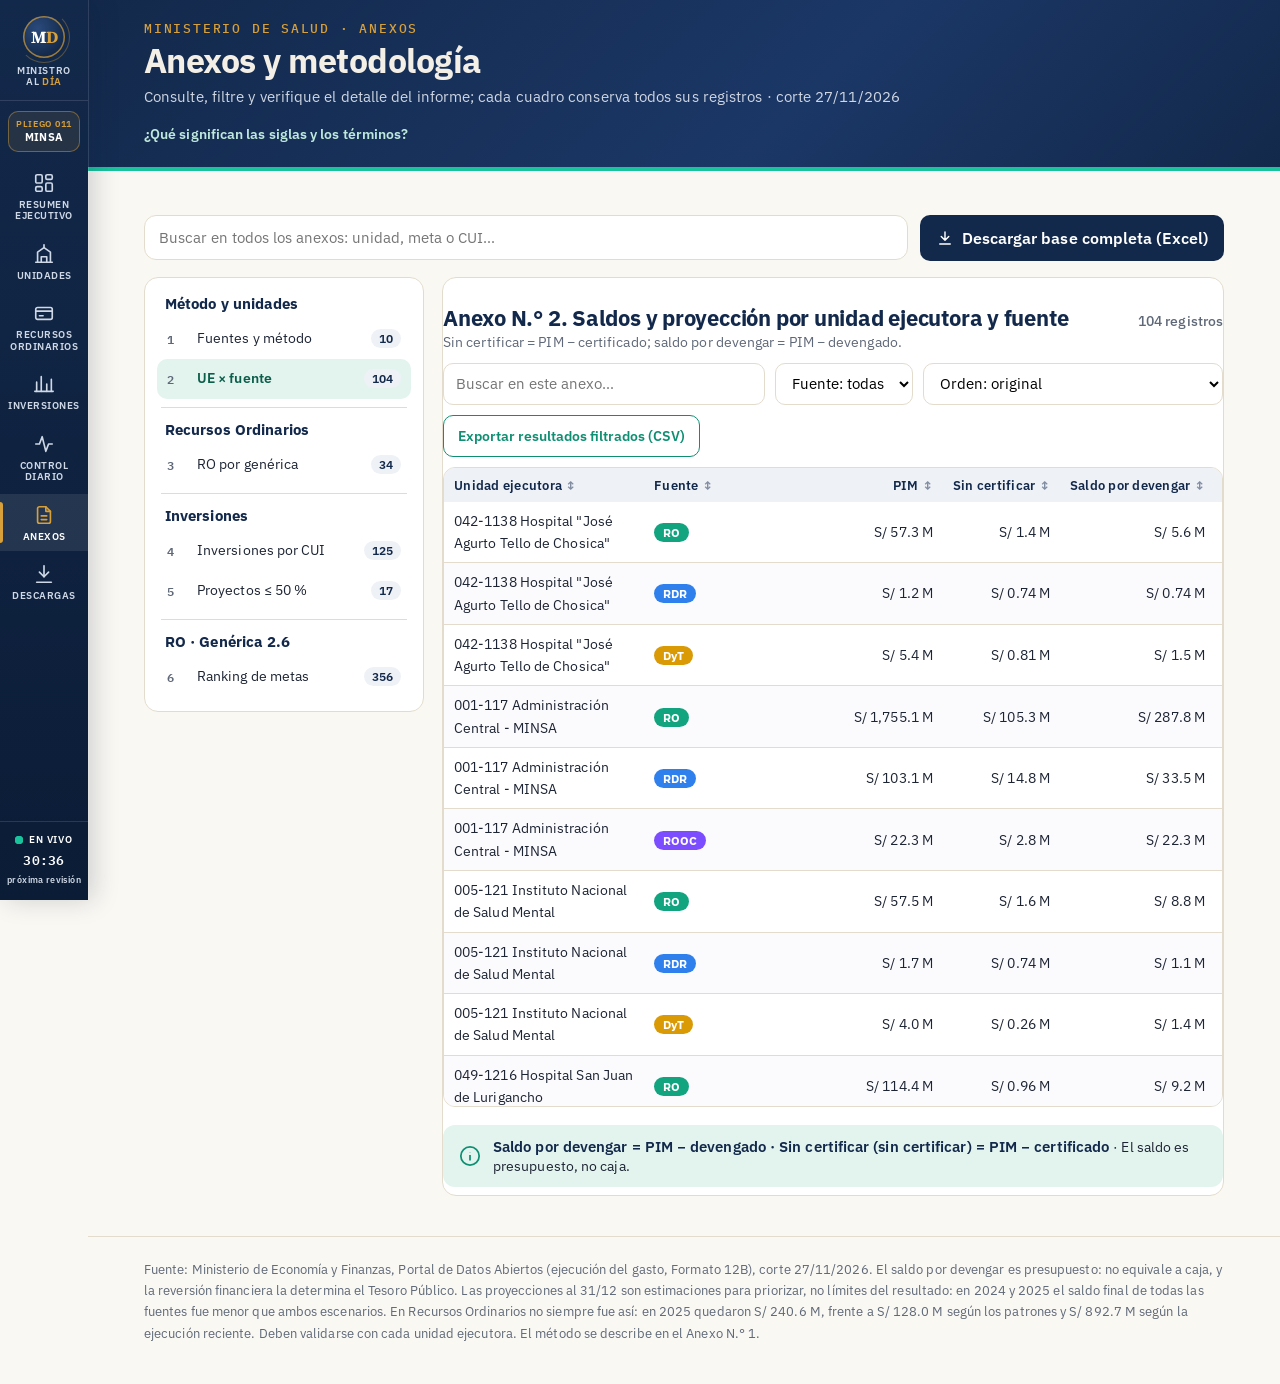
<file: minsa/anexos.html>
<!doctype html><html lang="es"><head><meta charset="utf-8"><meta name="viewport" content="width=device-width, initial-scale=1"><meta name="ctx-csv" content="[&quot;Ámbito: Ministerio de Salud, pliego 011&quot;, &quot;Corte: 27/11/2026&quot;, &quot;Fuente: Ministerio de Economía y Finanzas, Datos Abiertos (ejecución del gasto y Formato 12B)&quot;, &quot;Importes en soles&quot;]"><title>Anexos · Presupuesto y saldos del MINSA al 27/11/2026</title><link rel="preconnect" href="https://fonts.googleapis.com"><link rel="stylesheet" href="https://fonts.googleapis.com/css2?family=Source+Serif+4:wght@600;700&family=IBM+Plex+Sans:wght@400;600&family=IBM+Plex+Mono:wght@500;600&display=swap"><style>
:root{--bg:#faf8f3;--card:#fff;--ink:#1d2433;--muted:#5f6878;--line:#e3dccd;--soft:#f5f1e8;--navy:#13294b;--gold:#d7a03a;--gold-soft:#f6e6c4;
--f-d:"Source Serif 4",Georgia,serif;--f-t:"IBM Plex Sans","Segoe UI",Arial,sans-serif;--f-m:"IBM Plex Mono",Consolas,monospace;color-scheme:light}
*{box-sizing:border-box}html{scroll-behavior:smooth;scroll-padding-top:70px}
body{margin:0;background:var(--bg);color:var(--ink);font:16px/1.6 var(--f-t);-webkit-text-size-adjust:100%}
.wrap{max-width:1120px;margin:0 auto;padding:0 20px}
header.cab{background:var(--navy);color:#f3efe6;padding:34px 0 26px;border-bottom:4px solid var(--gold)}
.eyebrow{font:500 11.5px/1.4 var(--f-m);letter-spacing:.09em;text-transform:uppercase;color:var(--gold)}
h1{font:700 clamp(26px,4vw,40px)/1.15 var(--f-d);margin:8px 0 10px}
.sub{color:#cfd6e2;max-width:760px;margin:0;text-align:left}
.meta{margin-top:14px;font:500 12.5px var(--f-m);color:#cfd6e2}
nav.saltos{position:sticky;top:0;z-index:5;background:rgba(250,248,243,.96);backdrop-filter:blur(6px);border-bottom:1px solid var(--line)}
nav.saltos .wrap{display:flex;gap:6px;overflow-x:auto;padding:10px 20px;scrollbar-width:none}
nav.saltos a{flex:none;text-decoration:none;color:var(--navy);font:600 13.5px var(--f-t);padding:8px 12px;border-radius:999px;border:1px solid var(--line);background:#fff;min-height:40px;display:flex;align-items:center}
nav.saltos a.prim{background:var(--navy);color:#fff;border-color:var(--navy)}
section{padding:34px 0 8px}
h2{font:700 clamp(22px,3vw,28px)/1.2 var(--f-d);color:var(--navy);margin:0 0 6px}
h3{font:700 18px/1.3 var(--f-d);color:var(--navy);margin:26px 0 8px}
p{margin:0 0 14px;text-align:justify}
.kpis{display:grid;grid-template-columns:repeat(auto-fit,minmax(220px,1fr));gap:14px;margin:22px 0 10px}
.k{background:var(--card);border:1px solid var(--line);border-top:4px solid var(--navy);border-radius:12px;padding:16px 18px}
.k.oro{border-top-color:var(--gold)}
.k .v{font:700 28px/1.1 var(--f-d);color:var(--navy)}
.k .l{font-weight:600;margin-top:4px}
.k small{display:block;color:var(--muted);font-size:13px;margin-top:4px;line-height:1.4}
.tabla{background:#fff;border:1px solid var(--line);border-radius:12px;overflow-x:auto;margin:10px 0 6px}
table{border-collapse:collapse;width:100%;font-size:14px}
th{background:var(--navy);color:#fff;font:600 12.5px/1.3 var(--f-t);text-align:right;padding:10px 12px;position:sticky;top:0;white-space:nowrap}
th:first-child,td:first-child{text-align:left}
td{padding:9px 12px;border-bottom:1px solid var(--line);text-align:right;font-variant-numeric:tabular-nums;white-space:nowrap}
td.txt,th.txt{white-space:normal;min-width:220px;text-align:left}
tr.tot td{font-weight:700;background:var(--soft)}
.nota{font-size:13px;color:var(--muted);margin:4px 0 18px}
.graf{background:#fff;border:1px solid var(--line);border-radius:12px;padding:16px;margin:12px 0}
.barra{display:grid;grid-template-columns:minmax(120px,240px) 1fr 92px;gap:10px;align-items:center;margin:7px 0;font-size:13.5px}
.barra .b{height:16px;background:var(--soft);border-radius:4px;overflow:hidden}
.barra .b i{display:block;height:100%;background:var(--navy)}
.barra .b i.g{background:var(--gold)}
.barra .n{text-align:right;font:600 13px var(--f-m)}
ol.rec{padding-left:22px;max-width:900px}ol.rec li{margin-bottom:14px;text-align:justify}
.descargas{display:flex;flex-wrap:wrap;gap:10px;margin:14px 0}
.btn{display:inline-flex;align-items:center;gap:8px;min-height:44px;padding:10px 16px;border-radius:10px;background:var(--navy);color:#fff;text-decoration:none;font-weight:600}
.btn.sec{background:#fff;color:var(--navy);border:1px solid var(--line)}
.tabs{display:flex;flex-wrap:wrap;gap:6px;margin:16px 0}
.tabs button{font:600 13.5px var(--f-t);border:1px solid var(--line);background:#fff;color:var(--navy);border-radius:999px;padding:9px 14px;min-height:42px;cursor:pointer}
.tabs button[aria-selected=true]{background:var(--navy);color:#fff;border-color:var(--navy)}
.buscar{display:flex;gap:10px;align-items:center;flex-wrap:wrap;margin:8px 0}
.buscar input{flex:1;min-width:220px;font:15px var(--f-t);padding:11px 14px;border:1px solid var(--line);border-radius:10px;background:#fff}
.buscar span{font:500 13px var(--f-m);color:var(--muted)}
th.ord{cursor:pointer}th.ord::after{content:" ↕";opacity:.5}th.asc::after{content:" ↑";opacity:1}th.desc::after{content:" ↓";opacity:1}
.anexo-desc{color:var(--muted);font-size:14px;margin:0 0 8px}
.res-cab{display:flex;justify-content:space-between;align-items:flex-start;gap:14px;flex-wrap:wrap;margin-bottom:16px}
.res-cab .sub2{color:var(--muted);margin:2px 0 0}
.corte{text-align:right}.corte b{display:inline-flex;align-items:center;gap:8px;border:1px solid var(--line);background:#fff;border-radius:10px;padding:8px 14px;font:600 15px var(--f-t);color:var(--navy)}
.corte small{display:block;color:var(--muted);font-size:12.5px;margin-top:6px}
.hero{background:linear-gradient(135deg,#0f2240,#13294b 60%,#183560);color:#fff;border-radius:16px;padding:24px 26px;display:grid;grid-template-columns:1fr auto;gap:26px;align-items:center}
.hero .tres{display:grid;grid-template-columns:repeat(3,1fr)}
.hero .tres>div{padding:0 22px;border-left:1px solid rgba(255,255,255,.18)}.hero .tres>div:first-child{padding-left:0;border-left:0}
.hero .et{font:700 12.5px/1.3 var(--f-t);letter-spacing:.05em;text-transform:uppercase;color:#dbe3ef}
.hero .num{font:700 clamp(26px,3.4vw,38px)/1.15 var(--f-t);margin:8px 0 4px;white-space:nowrap}
.hero .ds{font-size:13.5px;color:#cfd8e6}
.hero .barra2{display:flex;height:20px;border-radius:999px;overflow:hidden;background:#3b4f72;margin:20px 0 10px;font:600 12px/20px var(--f-t)}
.hero .barra2 i{display:block;background:#19c39c;color:#0d2b3e;text-align:center;font-style:normal}.hero .barra2 span{flex:1;text-align:center;color:#e8eef7}
.hero .pie2{font-size:13px;color:#cfd8e6}
.anillo{width:150px;height:150px;position:relative}.anillo svg{transform:rotate(-90deg)}
.anillo div{position:absolute;inset:0;display:flex;flex-direction:column;align-items:center;justify-content:center}
.anillo b{font:700 27px/1 var(--f-t)}.anillo small{font-size:13px;color:#dbe3ef;margin-top:4px}
.fuentes-cab{display:flex;justify-content:space-between;align-items:baseline;gap:10px;flex-wrap:wrap;margin:30px 0 12px}
.fuentes-cab h3{margin:0;font:700 22px/1.2 var(--f-t)}
.nota-legal{margin:6px 0 0;font-size:13px;color:var(--muted)}.nota-legal summary{cursor:pointer;font-weight:600;color:var(--navy)}.nota-legal p{margin:6px 0 0}.fuentes-cab span{color:var(--muted);font-size:13.5px}
.fuentes{display:grid;grid-template-columns:repeat(auto-fit,minmax(196px,1fr));gap:14px}
.fte{background:#fff;border:1px solid var(--line);border-radius:14px;padding:16px;display:flex;flex-direction:column}
.fte.top{border:2px solid var(--navy);box-shadow:0 10px 26px -20px rgba(19,41,75,.6)}
.fte.bajo{border:2px solid #e3a59e}
.fte .badge.rojo{background:#fde3e0;color:#8c231a}
.fte .badge+.badge{margin-left:6px}
.fte .cierre{font-size:12.5px;line-height:1.35;color:var(--muted);margin-top:10px;padding-top:8px;border-top:1px dashed var(--line)}
.fte .cierre.ro{color:#8c231a;font-weight:600}
.fte .fc{display:flex;align-items:center;gap:8px;min-height:30px;flex-wrap:nowrap}.fte svg{flex:none;color:var(--c)}
.fte .sg{font:700 13px var(--f-t);padding:3px 9px;border-radius:999px;background:color-mix(in srgb,var(--c) 16%,#fff);color:color-mix(in srgb,var(--c) 75%,#000)}
.fte .badge{margin-left:auto;font:600 10.5px var(--f-t);padding:2px 7px;border-radius:999px;background:#e6ebf3;color:var(--navy);white-space:nowrap}
.fte h4{font:700 15px/1.25 var(--f-t);color:var(--navy);margin:10px 0 0;white-space:nowrap;overflow:hidden;text-overflow:ellipsis}
.fte .l2{font-size:13px;color:var(--muted);margin-top:8px}
.fte .mo{font:700 26px/1.15 var(--f-t);color:var(--navy);margin:2px 0 12px;white-space:nowrap}
.fte .fl{display:flex;justify-content:space-between;font-size:13.5px;padding:7px 0;border-top:1px solid var(--line)}
.fte .fl b{font-weight:600}
.fte .bar{height:9px;background:#e6e9f0;border-radius:999px;overflow:hidden;margin-top:6px}.fte .bar i{display:block;height:100%;background:var(--c);border-radius:999px}
.idea{display:flex;align-items:center;gap:12px;background:#e3f4ef;border-radius:12px;padding:13px 16px;margin:16px 0 6px;font:600 15.5px var(--f-t);color:var(--navy)}
.idea svg{flex:none;color:#1f6f68}
@media(max-width:820px){.hero{grid-template-columns:1fr;padding:20px}.hero .tres{grid-template-columns:1fr;gap:14px}.hero .tres>div{padding:0;border-left:0}.anillo{display:none}.corte{text-align:left}.fte h4{white-space:normal}}
footer{margin-top:40px;border-top:1px solid var(--line);padding:22px 0 40px;color:var(--muted);font-size:13px}

/* —— capa premium: escala tipográfica modular (1.25), ritmo vertical de 8 px y detalles editoriales —— */
:root{--s-1:.8rem;--s0:1rem;--s1:1.25rem;--s2:1.563rem;--s3:1.953rem;--s4:2.441rem;--s5:3.052rem}
body{font-size:var(--s0);line-height:1.65;letter-spacing:.005em}
header.cab{padding:56px 0 40px;background:linear-gradient(135deg,#13294b 0%,#1b3766 60%,#13294b 100%)}
header.cab h1{font-size:clamp(var(--s3),5vw,var(--s5));letter-spacing:-.015em;line-height:1.08;max-width:22ch}
.eyebrow{font-size:var(--s-1);letter-spacing:.14em}
h2{font-size:clamp(var(--s2),3.4vw,var(--s3));letter-spacing:-.01em;padding-top:8px;border-top:1px solid var(--line);margin-top:8px}
h2::before{content:"";display:block;width:44px;height:3px;background:var(--gold);margin:0 0 14px}
h3{font-size:var(--s1)}
section{padding:48px 0 8px}
.k{padding:20px 22px;box-shadow:0 1px 0 rgba(19,41,75,.04),0 8px 24px -18px rgba(19,41,75,.35)}
.k .v{font-size:clamp(var(--s3),3.6vw,2.3rem);letter-spacing:-.02em;font-variant-numeric:lining-nums tabular-nums}
.k .l{font-size:var(--s0)}
p{hyphens:auto;-webkit-hyphens:auto}
.tabla{box-shadow:0 8px 24px -20px rgba(19,41,75,.4)}
th{letter-spacing:.02em}
tbody tr:nth-child(even) td{background:#fcfbf7}
tbody tr:hover td{background:var(--gold-soft)}
.nota{font-size:var(--s-1)}
.graf{padding:20px 22px}
/* policromía por bloque temático */
.t-ro{--tono:#a86a12;--tinte:#fbf3e4}.t-ro26{--tono:#1f6f68;--tinte:#e8f3f1}.t-g26{--tono:#4b3b8f;--tinte:#efecf8}.t-dec{--tono:#9e2a2b;--tinte:#f9ecec}
.t-ro,.t-ro26,.t-g26{--tono:#13294b;--tinte:#f5f1e8}
section[class^="t-"] h2{color:var(--navy)}section[class^="t-"] h2::before{background:var(--turq)}
:root{--f-d:"IBM Plex Sans","Segoe UI",Arial,sans-serif}
h2::before{background:var(--turq)}
header.cab{border-bottom-color:var(--turq)}
/* —— vistas: paneles, gráficos y tablas consultables —— */
:root{--turq:#19c39c;--turq-d:#0f8f72;--turq-s:#e3f4ef;--alto:#c0392b;--medio:#d99a06;--bajo:#1f8f6a}
.vista{margin:6px 0 26px}
.vcab{display:flex;justify-content:space-between;align-items:flex-start;gap:12px;flex-wrap:wrap;margin-bottom:14px}
.vcab .sub2{color:var(--muted);margin:2px 0 0}
.hero4{background:linear-gradient(135deg,#0f2240,#13294b 60%,#183560);color:#fff;border-radius:16px;padding:22px 24px;display:grid;grid-template-columns:repeat(auto-fit,minmax(200px,1fr));gap:0;align-items:center}
.hero4>div{padding:4px 20px;border-left:1px solid rgba(255,255,255,.18);min-width:0}.hero4>div:first-child{border-left:0;padding-left:4px}
.hero4 .et{font:700 12.5px/1.3 var(--f-t);letter-spacing:.05em;text-transform:uppercase;color:#dbe3ef}
.hero4 .num{font:700 clamp(24px,3vw,34px)/1.15 var(--f-t);margin:8px 0 4px;white-space:nowrap;font-variant-numeric:tabular-nums}
.hero4 .ds{font-size:13.5px;color:#cfd8e6}
.hero4 .anillo2{display:flex;justify-content:center}
.chip{display:inline-flex;align-items:center;gap:6px;font:600 12.5px var(--f-t);padding:3px 10px;border-radius:999px;background:#d8f5ec;color:#0b5e4a;margin-top:6px}
.chip.sube{background:#fde3e0;color:#8c231a}
.rejilla{display:grid;grid-template-columns:repeat(auto-fit,minmax(min(440px,100%),1fr));gap:16px;margin-top:16px}
.panel2{background:#fff;border:1px solid var(--line);border-radius:14px;padding:18px 20px;box-shadow:0 8px 24px -22px rgba(19,41,75,.45);min-width:0}
.panel2 h3{margin:0;font:700 19px/1.25 var(--f-t);color:var(--navy)}
.panel2 .ps{color:var(--muted);font-size:13.5px;margin:3px 0 14px}
.hb{display:grid;grid-template-columns:minmax(90px,max-content) 1fr;column-gap:12px;row-gap:6px;align-items:center;font-size:13.5px}
.hb .lb{text-align:right;color:var(--ink);white-space:nowrap;overflow:hidden;text-overflow:ellipsis;max-width:170px}
.hb .tr{position:relative;height:22px;background-image:var(--grid);background-size:var(--paso) 100%;background-repeat:repeat-x}
.hb .tr.dob{height:34px}
.hb .tr i{position:absolute;left:0;height:14px;top:4px;border-radius:0 3px 3px 0;background:var(--c,#13294b)}
.hb .tr.dob i{height:12px;top:3px}.hb .tr.dob i+i{top:18px}
.hb .tr b{position:absolute;top:2px;font:600 12.5px var(--f-t);white-space:nowrap;color:var(--navy);padding-left:6px}
.hb .tr.dob b{top:0}.hb .tr.dob b+b{top:15px}
.hb .ej{grid-column:2;position:relative;height:18px;border-top:1px solid #c9cfda;font:12px var(--f-t);color:var(--muted)}
.hb .ej span{position:absolute;top:3px;transform:translateX(-50%);white-space:nowrap}
.hb .ej span:first-child{transform:none}
.hb .et2{grid-column:2;text-align:center;font-size:12.5px;color:var(--muted)}
.ley2{display:flex;gap:16px;flex-wrap:wrap;font-size:13px;color:var(--ink);margin-top:10px}
.ley2 span::before{content:"";display:inline-block;width:12px;height:12px;border-radius:3px;background:var(--c);margin-right:6px;vertical-align:-1px}
.aviso{display:flex;align-items:center;gap:12px;border-radius:12px;padding:12px 16px;margin:14px 0 4px;font:600 15px var(--f-t);color:var(--navy);background:var(--turq-s)}
.aviso svg{flex:none}.aviso.info svg{color:var(--turq-d)}
.aviso.ambar{background:#fbeccc}.aviso.ambar svg{color:#a86a12}
.aviso small{font-weight:400;color:var(--ink);font-size:13.5px}
.etapas{display:flex;height:30px;border-radius:8px;overflow:hidden;font:700 13px/30px var(--f-t);color:#fff;text-align:center;margin-top:6px}
.etapas i{display:block;font-style:normal;min-width:2px}
.ejeP{display:flex;justify-content:space-between;font-size:12px;color:var(--muted);margin:4px 0 14px}
.trio{display:grid;grid-template-columns:repeat(auto-fit,minmax(150px,1fr));gap:10px}
.trio>div{border-radius:12px;padding:12px 14px;background:color-mix(in srgb,var(--c) 12%,#fff)}
.trio .t1{font:600 13px/1.3 var(--f-t);color:var(--navy);display:flex;gap:8px;align-items:center}
.trio .t1 svg{color:var(--c);flex:none}
.trio b{display:block;font:700 22px/1.2 var(--f-t);color:var(--navy);margin:8px 0 2px;white-space:nowrap}
.trio small{color:var(--muted);font-size:12.5px}
.dos2{display:grid;grid-template-columns:repeat(auto-fit,minmax(170px,1fr));gap:12px}
.esc{border:1px solid var(--line);border-radius:12px;padding:14px 16px;background:#fff}
.esc.p{border:2px solid var(--turq);background:#f2fbf8}
.esc .tg{display:inline-block;font:700 13px var(--f-t);padding:3px 11px;border-radius:999px;background:#d8f5ec;color:#0b5e4a}
.esc.h .tg{background:#e3ecfb;color:#1e4f9c}
.esc b{display:block;font:700 26px/1.2 var(--f-t);color:var(--navy);margin:10px 0 2px;white-space:nowrap}
.esc small{color:var(--muted);font-size:12.5px;display:block;line-height:1.4}
.ttab{width:100%;border-collapse:collapse;font-size:13.5px}
.ttab th{background:#eef1f6;color:var(--navy);font:600 12.5px/1.3 var(--f-t);padding:9px 10px;text-align:right;position:static;white-space:nowrap}
.ttab th:first-child,.ttab td:first-child,.ttab th.tx{text-align:left}
.ttab td{padding:8px 10px;border-bottom:1px solid var(--line);text-align:right;white-space:nowrap;font-variant-numeric:tabular-nums}
.ttab td.tx{text-align:left;white-space:normal;min-width:160px}
.ttab th.ord{cursor:pointer}
.mb{display:inline-block;width:110px;height:8px;background:#e6e9f0;border-radius:999px;overflow:hidden;vertical-align:middle;margin-left:8px}
.mb i{display:block;height:100%;background:var(--turq-d);border-radius:999px}
.ctrl{display:flex;gap:10px;flex-wrap:wrap;align-items:center;margin:0 0 10px}
.ctrl input,.ctrl select{font:14.5px var(--f-t);padding:9px 12px;border:1px solid var(--line);border-radius:10px;background:#fff;min-height:42px}
.ctrl input{flex:1;min-width:200px}
.ctrl .btn2{font:600 14px var(--f-t);padding:9px 14px;border-radius:10px;border:1px solid var(--turq-d);background:#fff;color:var(--turq-d);cursor:pointer;min-height:42px;display:inline-flex;align-items:center;gap:6px;text-decoration:none}
.ctrl .btn2.lleno{background:var(--turq-d);color:#fff}
.ctrl span.c{font:500 13px var(--f-m);color:var(--muted)}
.scroll{overflow:auto;max-height:520px;border:1px solid var(--line);border-radius:12px}
.tag{display:inline-block;font:600 11.5px var(--f-t);padding:2px 9px;border-radius:999px;background:#eef1f6;color:var(--navy);white-space:nowrap}
.tag.inv{background:#d8f5ec;color:#0b5e4a}
.prog{display:grid;grid-template-columns:repeat(3,1fr);gap:10px;margin-bottom:12px}
.prog>div{border-radius:12px;padding:12px;border:1px solid var(--line);display:flex;gap:10px;align-items:center;background:color-mix(in srgb,var(--c) 9%,#fff)}
.prog svg{color:var(--c);flex:none}.prog b{display:block;font:700 24px/1 var(--f-t);color:var(--navy)}.prog small{font-size:12.5px;color:var(--ink);line-height:1.3;display:block}
.fila2{display:flex;justify-content:space-between;align-items:center;gap:12px;border:1px solid var(--line);border-radius:10px;padding:10px 14px;margin-top:8px;font-size:14.5px}
.fila2 b{font:700 20px var(--f-t);color:var(--navy);white-space:nowrap}
.sec-nota{font-size:13px;color:var(--muted);margin:8px 0 0}
section .panel2 .ttab th,.visor2 .ttab th{background:#eef1f6;color:var(--navy)}
.panel2 .ttab tbody tr:nth-child(even) td,.visor2 .ttab tbody tr:nth-child(even) td{background:#fbfbfd}
nav.saltos a.act{background:var(--turq-s);border-color:var(--turq);color:#0b5e4a}
@media(max-width:820px){.hero4{grid-template-columns:1fr 1fr;padding:18px}.hero4>div{padding:10px 8px;border-left:0}.hero4 .anillo2{display:none}
 .prog{grid-template-columns:1fr}.hb .lb{max-width:130px}.mb{width:60px}}
@media(max-width:480px){.hero4{grid-template-columns:1fr}}
@media(max-width:640px){.hb .ej span:nth-child(even){display:none}.hb{padding-right:58px}}

details.amplio{margin:18px 0 0;border:1px solid var(--line);border-radius:12px;background:#fff;padding:0 18px}
details.amplio>summary{cursor:pointer;font:600 15px var(--f-t);color:var(--turq-d);padding:14px 0;min-height:44px}
details.amplio[open]>summary{border-bottom:1px solid var(--line);margin-bottom:12px}
details.amplio .tabla{margin-bottom:6px}
.glos{margin-top:10px;font-size:13.5px}.glos summary{cursor:pointer;color:#bfe9dc;font-weight:600;min-height:32px;display:inline-flex;align-items:center}
.glos dl{display:grid;grid-template-columns:max-content 1fr;gap:4px 12px;margin:8px 0 0;background:rgba(255,255,255,.08);border-radius:10px;padding:10px 14px;color:#e8eef7}
.glos dt{font-weight:700}.glos dd{margin:0}
header.cab{padding:28px 0 22px !important}header.cab h1{font-size:clamp(26px,4vw,38px) !important;max-width:none !important}
.fte .fc{flex-wrap:nowrap;gap:6px}
.cifras{display:flex;flex-wrap:wrap;gap:8px 28px;align-items:baseline;background:#f3f5f9;border:1px solid var(--line);border-radius:12px;padding:12px 18px;margin:4px 0 16px}
.cifras div{display:flex;gap:8px;align-items:baseline}.cifras span{font-size:13px;color:var(--muted)}.cifras b{font:700 18px var(--f-t);color:var(--navy);white-space:nowrap}
.linea{font-size:15px;line-height:1.5;margin:4px 0 16px}.linea b{white-space:nowrap}
#t-met td:nth-child(2){min-width:240px;max-width:380px}#t-met .mt{overflow:hidden;display:-webkit-box;-webkit-line-clamp:2;-webkit-box-orient:vertical}
#t-met th{white-space:nowrap}
.fte .cmp{font-size:12.5px;color:var(--ink);margin-top:6px}
/* —— Resumen: panel principal y franja de cierre fiscal —— */
header.cab{padding:20px 0 16px !important}header.cab h1{font-size:clamp(24px,3vw,34px) !important;margin:4px 0 6px !important}
header.cab .sub{font-size:14.5px;margin:0 0 6px}
#resumen{padding-top:18px !important}#resumen .res-cab{margin-bottom:12px;align-items:center}#resumen .res-cab h2{border-top:0;padding-top:0;margin:0}#resumen .res-cab h2::before{display:none}#resumen .res-cab .sub2,#resumen .res-cab .corte small{display:none}
#resumen .fuentes-cab{margin:20px 0 12px}
.franja{display:grid;grid-template-columns:minmax(0,1fr) auto;gap:16px 26px;align-items:center;background:linear-gradient(135deg,#0f2240,#13294b 60%,#183560);color:#fff;border-radius:16px;padding:18px 24px;box-shadow:0 6px 18px rgba(19,41,75,.18)}
.franja .nums{display:grid;grid-template-columns:repeat(3,minmax(0,1fr))}
.franja .nums>div{padding:0 20px;border-left:1px solid rgba(255,255,255,.18);min-width:0}.franja .nums>div:first-child{padding-left:0;border-left:0}
.franja small{display:block;font:700 12px var(--f-t);letter-spacing:.05em;text-transform:uppercase;color:#dbe3ef}
.franja b{display:block;font:700 clamp(23px,2.5vw,32px)/1.15 var(--f-t);color:#fff;white-space:nowrap;margin-top:5px}
.franja .sb{display:block;font-size:13px;color:#cfd8e6;margin-top:2px}
.franja .barra2{display:flex;height:18px;border-radius:999px;overflow:hidden;background:#3b4f72;margin:14px 0 6px;font:600 11.5px/18px var(--f-t)}
.franja .barra2 i{display:block;background:#19c39c;color:#0d2b3e;text-align:center;font-style:normal}.franja .barra2 span{flex:1;text-align:center;color:#e8eef7}
.franja .pie2{font-size:12.5px;color:#cfd8e6}
.anillo-s{position:relative;width:112px;height:112px}.anillo-s svg{display:block}
.anillo-s div{position:absolute;inset:0;display:flex;flex-direction:column;align-items:center;justify-content:center}
.anillo-s b{font:700 20px/1 var(--f-t);color:#fff;margin:0}.anillo-s small{font-size:11px;letter-spacing:.04em;margin-top:3px;text-transform:none;font-weight:600}
.cierre{display:grid;grid-template-columns:auto minmax(0,1.15fr) minmax(0,1fr) minmax(0,1.3fr) auto;background:linear-gradient(135deg,#15305a,#1b3a6b);color:#fff;border-radius:0 0 16px 16px;border-top:1px solid rgba(255,255,255,.14);box-shadow:0 6px 18px rgba(19,41,75,.18)}
.cierre[hidden]{display:none}
.franja:has(+ .cierre:not([hidden])){border-radius:16px 16px 0 0;box-shadow:none}
.cierre>div{display:flex;flex-direction:column;justify-content:center;min-width:0;padding:12px 18px;border-left:1px solid rgba(255,255,255,.12)}
.cierre>.c-plazo{flex-direction:row;align-items:center;justify-content:flex-start;gap:12px;border-left:0;padding-left:24px}
.cierre>.c-btn{padding-right:24px}
.cierre small{display:block;font-size:12.5px;color:#cfd8e6;line-height:1.3}.cierre .vd{display:flex;align-items:center;gap:8px;flex-wrap:wrap}
.cierre b{font:700 18px/1.25 var(--f-t);color:#fff;white-space:nowrap}
.cierre .tt{display:block;font:700 14.5px/1.25 var(--f-t);color:#fff;white-space:nowrap}
.cierre .dif{font:700 14px var(--f-t);padding:2px 10px;border-radius:999px;white-space:nowrap}
.cierre .dif.v{background:rgba(25,195,156,.2);color:#6ee7c8}.cierre .dif.a{background:rgba(246,199,107,.2);color:#f6c76b}
.cierre a.ir{display:block;text-align:center;background:var(--turq);color:#0d2b3e;font:700 13.5px var(--f-t);text-decoration:none;border-radius:9px;padding:10px 14px;white-space:nowrap}
.cierre a.ir:hover{background:#3fd6b2}
.reloj{position:relative;flex:none;width:56px;height:56px}.reloj svg{display:block}
.reloj .gira{transform-origin:28px 28px;animation:gira 12s linear infinite}@keyframes gira{to{transform:rotate(360deg)}}
.reloj .cen{position:absolute;inset:0;display:flex;align-items:center;justify-content:center;font:800 19px/1 var(--f-t);color:#fff}
@media(prefers-reduced-motion:reduce){.reloj .gira{animation:none}}
@media(max-width:1099px){.cierre{grid-template-columns:repeat(3,minmax(0,1fr))}
 .cierre>.c-plazo{order:1}.cierre>.c-ro{order:2}.cierre>.c-btn{order:3;padding-right:24px}.cierre>.c-req{order:4;border-left:0;padding-left:24px}.cierre>.c-ult{order:5;grid-column:span 2;padding-right:24px}
 .cierre>.c-req,.cierre>.c-ult{border-top:1px solid rgba(255,255,255,.12)}}
@media(max-width:640px){header.cab{padding:14px 0 12px !important}header.cab h1{font-size:23px !important}header.cab .sub{display:none}header.cab .eyebrow{font-size:10.5px !important}
 #resumen{padding-top:14px !important}
 .franja{padding:16px;gap:12px 14px}.franja .nums{grid-template-columns:1fr;gap:10px}.franja .nums>div{padding:0;border-left:0}.franja b{font-size:21px;margin-top:2px}.franja .izq{display:contents}.franja .nums{grid-column:1;grid-row:1}.anillo-s{grid-column:2;grid-row:1;width:96px;height:96px;align-self:start}.anillo-s svg{width:96px;height:96px}.anillo-s b{font-size:17px}.franja .barra2{grid-column:1/-1;margin:2px 0 0}.franja .pie2{grid-column:1/-1;margin-top:-6px}
 .cierre{grid-template-columns:repeat(2,minmax(0,1fr))}.cierre>div{padding:10px 16px !important;border-left:0;border-top:1px solid rgba(255,255,255,.12)}
 .cierre>.c-plazo{grid-column:1/-1;border-top:0;order:1}.cierre>.c-ro{grid-column:1/-1;order:2}.cierre>.c-req{order:3}.cierre>.c-ult{order:4;border-left:1px solid rgba(255,255,255,.12)}
 .cierre>.c-btn{order:5;grid-column:1/-1}.cierre>.c-ult{grid-column:auto;padding-right:16px}.cierre b{font-size:17px}
 #resumen .res-cab{gap:8px;margin-bottom:10px}#resumen .res-cab .sub2{display:none}#resumen .res-cab h2{margin-bottom:0}}
.ue-saldo{margin-top:28px;background:#fff;border:1px solid var(--line);border-radius:16px;padding:18px 18px 14px;box-shadow:0 1px 2px rgba(19,41,75,.05)}
.ue-saldo .cab-ue{display:flex;flex-wrap:wrap;align-items:baseline;justify-content:space-between;gap:4px 12px;border-bottom:3px solid var(--turq);padding-bottom:10px;margin-bottom:10px}
.ue-saldo h3{margin:0;font:700 20px/1.25 var(--f-t);color:var(--navy)}.ue-saldo .monto{font:700 24px var(--f-t);color:var(--navy);white-space:nowrap}
.ue-saldo .sub3{color:var(--muted);font-size:13px;margin:0 0 10px}
.ue-tabla{overflow-x:auto;border-radius:10px;-webkit-overflow-scrolling:touch}
.ue-tabla table{border-collapse:separate;border-spacing:0;width:100%;min-width:620px;font:400 13px var(--f-t);font-variant-numeric:tabular-nums}
.ue-tabla th,.ue-tabla td{padding:7px 10px;border-bottom:1px solid #eee8dc;text-align:right;white-space:nowrap;color:var(--ink)}
.ue-tabla thead th{background:var(--navy);color:#fff;font-size:12px;font-weight:600;border:0}
.ue-tabla thead th:first-child{border-top-left-radius:10px}.ue-tabla thead th:last-child{border-top-right-radius:10px}
.ue-tabla th[scope=row],.ue-tabla thead th:first-child{text-align:left;position:sticky;left:0;z-index:1;max-width:180px;overflow:hidden;text-overflow:ellipsis}
.ue-tabla th[scope=row]{background:#fff;font-weight:600;box-shadow:1px 0 0 #eee8dc}
.ue-tabla thead th:first-child{background:var(--navy)}
.ue-tabla tbody tr:hover th,.ue-tabla tbody tr:hover td.tt{background:var(--soft)}
.ue-tabla td.tt{font-weight:700;color:var(--navy);min-width:96px}
.ue-tabla .mini{display:flex;height:5px;border-radius:3px;overflow:hidden;margin:4px 0 0 auto;min-width:4px}.ue-tabla .mini i{display:block;height:100%}
.ue-tabla .chip,.ue-conc .chip{display:inline-block;padding:1px 8px;border-radius:999px;font:700 11px var(--f-t);background:#fff;color:var(--c);box-shadow:inset 0 0 0 1.5px var(--c)}
.ue-tabla tr.otras th,.ue-tabla tr.otras td{color:var(--muted);font-style:italic;background:#fcfbf8}
.ue-tabla tr.total th,.ue-tabla tr.total td{font-weight:700;background:var(--soft);border-top:2px solid var(--navy);border-bottom:0;color:var(--navy)}
.ue-tabla .cero{color:#c3c8d0}
.ue-conc{list-style:none;margin:12px 0 0;padding:0;display:grid;grid-template-columns:repeat(auto-fit,minmax(min(320px,100%),1fr));gap:6px 16px;font-size:13.5px}
.ue-conc li{padding:7px 10px;border-left:3px solid var(--c);background:var(--soft);border-radius:0 8px 8px 0}
.ue-pie{margin:10px 0 0;font-size:13px;color:var(--muted)}.ue-pie a{color:var(--navy);font-weight:600}
.ir-control{display:flex;align-items:center;justify-content:space-between;gap:12px;flex-wrap:wrap;background:var(--navy);color:#fff;border-radius:12px;padding:14px 18px;margin-top:16px}
.ir-control a{background:var(--turq);color:#0d2b3e;font-weight:700;text-decoration:none;border-radius:10px;padding:10px 16px;min-height:44px;display:inline-flex;align-items:center}
:focus-visible{outline:3px solid #0f8f72;outline-offset:2px}
@media(max-width:640px){.hb .ej span:nth-child(even){display:none}.hb{padding-right:58px !important}
 .panel2>.ttab,.panel2>div>.ttab{display:block;overflow-x:auto;max-width:100%}.ctrl select,.ctrl input{max-width:100%;min-width:0;width:100%;flex:1 1 100%}}

.cabina{background:linear-gradient(135deg,#0f2240,#13294b 60%,#183560);border-radius:16px;padding:18px 18px 14px;box-shadow:0 6px 18px rgba(19,41,75,.18);color:#dbe3ef}
.cabina-ins{display:grid;grid-auto-flow:column;grid-auto-columns:minmax(0,1fr);gap:12px}
@media (max-width:1100px){.cabina-ins{grid-auto-flow:row;grid-template-columns:repeat(6,minmax(0,1fr))}.cabina-ins>.ins{grid-column:span 2}.cabina-ins>.ins:nth-child(4):nth-last-child(2){grid-column:2/span 2}}
.ins{background:rgba(255,255,255,.04);border:1px solid rgba(255,255,255,.10);border-radius:14px;padding:12px 12px 14px;display:flex;flex-direction:column;align-items:center;min-width:0}
.ins.top{border-color:rgba(25,195,156,.55);box-shadow:inset 0 0 0 1px rgba(25,195,156,.25)}
.ins-cab{display:flex;align-items:center;gap:6px;flex-wrap:wrap;justify-content:center;min-height:22px;width:100%}
.ins-sg{font:700 12px var(--f-t);letter-spacing:.04em;color:#fff;background:var(--c);border-radius:999px;padding:2px 10px}
.ins-b{font:600 10.5px var(--f-t);color:#bfe9dc;border:1px solid rgba(191,233,220,.35);border-radius:999px;padding:1px 8px}
.ins-b.alerta{color:#ffd2cc;border-color:rgba(255,210,204,.4)}
.dial{width:100%;max-width:190px;height:auto;margin:6px 0 2px;display:block}
.dial .bisel{fill:#0a1830;stroke:#3a5a88;stroke-width:1.5}.dial .fondo{fill:#0d1f3a}
.dial .zn{fill:none;stroke-width:5;stroke-linecap:butt}
.dial .tk{font:600 7px var(--f-t);fill:#8fa3c0;text-anchor:middle}
.dial .ref{stroke:#fff;stroke-width:2.6;stroke-linecap:round}
.dial .aguja{stroke-width:3.2;stroke-linecap:round}
.dial .eje{fill:#e9eef6;stroke:#0a1830;stroke-width:1.5}
.dial .ventana{fill:#050e1c;stroke:#2a4a7c;stroke-width:1}
.dial .val{font:700 12.5px var(--f-t);fill:#fff;text-anchor:middle;font-variant-numeric:tabular-nums}
.dial .pts{font:600 8px var(--f-t);fill:#9fb0c9;text-anchor:middle}
.dial .pulso{animation:ins-pulso 2.4s ease-in-out infinite}
@keyframes ins-pulso{50%{opacity:.35}}
.ins-txt{width:100%;text-align:center}
.ins-txt h4{margin:2px 0 8px;font:700 14.5px var(--f-t);color:#fff;white-space:nowrap;overflow:hidden;text-overflow:ellipsis}
.odo-l{font:600 10px var(--f-t);letter-spacing:.06em;text-transform:uppercase;color:#8fa3c0;margin-top:6px}
.odo{display:inline-block;margin-top:3px;background:#050e1c;border:1px solid #2a4a7c;border-radius:6px;padding:4px 9px;font:600 14px var(--f-m,ui-monospace),monospace;color:#7fe0c3;letter-spacing:.03em;font-variant-numeric:tabular-nums;white-space:nowrap}
.odo.r{color:#f6c86b}
.cabina-ley{display:flex;flex-wrap:wrap;gap:8px 18px;margin-top:14px;padding-top:12px;border-top:1px solid rgba(255,255,255,.10);font-size:12.5px;color:#cfd8e6}
.cabina-ley i{display:inline-block;width:11px;height:11px;border-radius:3px;margin-right:6px;vertical-align:-1px}
.cabina-ley .ley-ref{width:3px;height:13px;border-radius:2px;background:#fff;vertical-align:-2px}
@media (max-width:640px){
 .cabina{padding:12px 10px 12px;border-radius:14px}
 .cabina-ins{grid-template-columns:1fr;gap:10px}
 .cabina-ins>.ins,.cabina-ins>.ins:nth-child(4):nth-last-child(2){grid-column:auto}
 .ins{display:grid;grid-template-columns:118px minmax(0,1fr);grid-template-areas:"dial cab" "dial txt";align-items:center;column-gap:12px;padding:10px 12px}
 .ins-cab{grid-area:cab;justify-content:flex-start}
 .dial{grid-area:dial;margin:0;max-width:118px}
 .ins-txt{grid-area:txt;text-align:left}
 .ins-txt h4{margin:4px 0 2px;font-size:14px}
 .odo-l{margin-top:4px;font-size:9.5px}
 .odo{font-size:13px;padding:3px 8px}
 .cabina-ley{font-size:12px;gap:6px 14px}
}
@media (prefers-reduced-motion:reduce){.dial .pulso{animation:none}}
@media print{.cabina{box-shadow:none}.dial .pulso{animation:none}}

section{padding:26px 0 4px!important}
h2{border-top:0!important;padding-top:0!important;margin-top:0!important}h2::before{margin:0 0 10px!important}
.vista{margin:4px 0 8px}.vcab{align-items:center;margin-bottom:10px}.vcab .sub2{margin:0}
.corte small{display:none}
details.amplio{margin:10px 0 0}
.cifras{margin:4px 0 8px;row-gap:4px}.cifras-n{flex-basis:100%;font-size:12px;color:var(--muted)}
.linea{margin:2px 0 10px}
.cabina-ley .ley-txt{margin-left:auto;color:#9fb0c9}
.cabina-pie{display:flex;flex-wrap:wrap;justify-content:space-between;align-items:baseline;gap:6px 16px;margin-top:10px;padding-top:10px;border-top:1px solid rgba(255,255,255,.10);font-size:14px;font-weight:600;color:#fff}
.cabina-pie .pie-fte{font-size:12px;font-weight:500;color:#9fb0c9}
.nota-legal{margin:8px 0 0}
.ue-conc{grid-template-columns:repeat(3,minmax(0,1fr))!important}
.ue-tabla .soles{font-size:12px;white-space:nowrap}
.ir-control{margin-top:12px;gap:10px 16px}.ir-control>span{flex:1 1 320px}
.ir-bot{display:flex;flex-wrap:wrap;gap:8px}
.ir-control a.ir-sec{background:transparent;color:#fff;border:1px solid rgba(255,255,255,.45);font-weight:600}
.ir-control a.ir-sec:hover{background:rgba(255,255,255,.1)}
@media(max-width:640px){.ue-conc{grid-template-columns:1fr!important}.cabina-ley .ley-txt{margin-left:0}.ir-bot a{flex:1 1 auto;justify-content:center}}

section[class^="t-"] th{background:var(--tono)}section[class^="t-"] tbody tr:nth-child(even) td{background:var(--tinte)}
section[class^="t-"] h3{color:var(--tono)}
.k{border-top-color:var(--navy)!important}.k .v{color:var(--navy)!important}.k.oro{border-top-color:#d99a06!important}
.par{display:grid;grid-template-columns:minmax(0,1fr) 270px;gap:32px;align-items:start;margin:18px 0 10px}
.par > div > p:last-child{margin-bottom:0}
.dato{position:sticky;top:76px;background:var(--card);border:1px solid var(--line);border-left:5px solid var(--tono,var(--navy));border-radius:12px;padding:18px 20px;box-shadow:0 8px 24px -20px rgba(19,41,75,.45)}
.dato .e{font:500 11px/1.3 var(--f-m);letter-spacing:.1em;text-transform:uppercase;color:var(--muted)}
.dato .v{font:700 2rem/1.1 var(--f-d);color:var(--tono,var(--navy));margin:6px 0 2px;letter-spacing:-.02em;font-variant-numeric:lining-nums tabular-nums}
.dato .l{font-weight:600;font-size:14px;line-height:1.35}
.dato ul{list-style:none;margin:12px 0 0;padding:12px 0 0;border-top:1px solid var(--line);font-size:13.5px;line-height:1.4}
.dato li{display:flex;justify-content:space-between;gap:10px;margin:0 0 7px}.dato li b{font:600 13px var(--f-m);white-space:nowrap;color:var(--ink)}
.dato.ro{--tono:#a86a12}.dato.r26{--tono:#1f6f68}.dato.g26{--tono:#4b3b8f}
@media (max-width:900px){.par{grid-template-columns:1fr;gap:14px}.dato{position:static}}
@media (max-width:640px){body{font-size:15.5px}p{text-align:left}.barra{grid-template-columns:1fr 70px}.barra .lbl{grid-column:1/-1}td.txt{min-width:170px}}
.indice{padding:40px 0 8px}
.grupo{margin:22px 0 0}.grupo h3{display:flex;align-items:center;gap:10px;margin:0 0 10px;font-size:var(--s1);color:var(--tono)}
.grupo h3::before{content:"";width:12px;height:12px;border-radius:3px;background:var(--tono)}
.lista{display:grid;grid-template-columns:repeat(auto-fill,minmax(310px,1fr));gap:12px}
a.ax{display:grid;grid-template-columns:auto 1fr;gap:4px 14px;align-items:start;text-decoration:none;color:var(--ink);background:#fff;border:1px solid var(--line);border-left:4px solid var(--tono);border-radius:12px;padding:14px 16px;transition:box-shadow .15s,transform .15s}
a.ax:hover{transform:translateY(-2px);box-shadow:0 10px 22px -16px rgba(19,41,75,.5)}
a.ax[aria-current=true]{background:var(--tinte);box-shadow:0 0 0 2px var(--tono) inset}
a.ax .n{grid-row:1/4;font:700 22px/1 var(--f-d);color:#fff;background:var(--tono);border-radius:10px;min-width:44px;height:44px;display:flex;align-items:center;justify-content:center}
a.ax .t{font-weight:600;line-height:1.3;color:var(--navy)}
a.ax .d{font-size:13.5px;color:var(--muted);line-height:1.4}
a.ax .f{font:500 12px var(--f-m);color:var(--tono)}
.g-gen{--tono:#13294b;--tinte:#eef2f8}.g-ro{--tono:#a86a12;--tinte:#fbf3e4}.g-r26{--tono:#1f6f68;--tinte:#e8f3f1}.g-g26{--tono:#4b3b8f;--tinte:#efecf8}.g-ctl{--tono:#7a6a3a;--tinte:#f6f1e3}.g-dec{--tono:#9e2a2b;--tinte:#f9ecec}
#visor{scroll-margin-top:70px;margin-top:40px}#visor:empty{display:none}
#visor h2{color:var(--tono)}#visor h2::before{background:var(--tono)}#visor th{background:var(--tono)}#visor tbody tr:nth-child(even) td{background:var(--tinte)}
.pasos{display:flex;flex-wrap:wrap;justify-content:space-between;gap:10px;margin:18px 0 0}
.pasos a{font-weight:600;color:var(--navy);text-decoration:none;border:1px solid var(--line);background:#fff;border-radius:999px;padding:9px 14px;min-height:42px;display:inline-flex;align-items:center}
@media print{nav.saltos,.tabs,.buscar,.descargas{display:none}}

.ax2{display:grid;grid-template-columns:280px minmax(0,1fr);gap:18px;align-items:start;margin-top:16px}
.menu{background:#fff;border:1px solid var(--line);border-radius:14px;padding:14px 12px;position:sticky;top:76px;max-height:calc(100vh - 96px);overflow:auto}
.menu h4{font:700 15px var(--f-t);color:var(--navy);margin:12px 8px 6px}.menu h4:first-child{margin-top:2px}
.menu a{display:flex;align-items:center;gap:8px;padding:8px 10px;border-radius:10px;text-decoration:none;color:var(--ink);font-size:14px;min-height:40px}
.menu a:hover{background:var(--soft)}
.menu a[aria-current=true]{background:var(--turq-s);color:#0b5e4a;font-weight:600}
.menu a .nn{font:600 11.5px var(--f-m);color:var(--muted);min-width:22px}
.menu a .ct{margin-left:auto;font:600 11.5px var(--f-t);background:#eef1f6;color:var(--navy);border-radius:999px;padding:2px 8px}
.menu a.sin{opacity:.45}
.menu hr{border:0;border-top:1px solid var(--line);margin:8px 4px}
.visor2{background:#fff;border:1px solid var(--line);border-radius:14px;padding:18px 20px;min-width:0}
.visor2 .vt{display:flex;justify-content:space-between;align-items:baseline;gap:10px;flex-wrap:wrap}
.visor2 h2{margin:0;padding:0;border:0;font:700 22px/1.25 var(--f-t)}.visor2 h2::before{display:none}
.visor2 .vt span{font:500 13.5px var(--f-t);color:var(--muted)}
.visor2 .ttab td.tx{min-width:200px}
.visor2 .ctrl select{max-width:300px}
.fte-chip{display:inline-block;font:700 11.5px var(--f-t);padding:2px 9px;border-radius:999px;color:#fff}
.busq{display:flex;gap:12px;align-items:center;flex-wrap:wrap;margin-top:16px}
.busq input{flex:1;min-width:240px;font:15px var(--f-t);padding:12px 14px;border:1px solid var(--line);border-radius:12px;background:#fff}
@media(max-width:900px){.ax2{grid-template-columns:1fr}.menu{position:static;max-height:none}}
.sg{display:inline-block;margin-left:6px;padding:1px 8px;border-radius:999px;background:#e6eefb;color:#13294b;font-size:.82em;font-weight:600;white-space:nowrap}</style><meta property="og:type" content="website"><meta property="og:site_name" content="Ministro al Día"><meta property="og:title" content="Anexos · Presupuesto y saldos del MINSA al 27/11/2026"><meta property="og:description" content=""><meta property="og:url" content="https://ministroaldia.github.io/minsa/anexos.html"><meta property="og:image" content="https://ministroaldia.github.io/herramientas/compartir.png"><meta property="og:image:width" content="1200"><meta property="og:image:height" content="630"><meta property="og:locale" content="es_PE"><meta name="twitter:card" content="summary_large_image">
<link rel="stylesheet" href="/herramientas/marco.css"><script src="/herramientas/portal.js"></script><script src="/herramientas/marco.js"></script>
</head><body>
<header class="cab"><div class="wrap"><div class="eyebrow">Ministerio de Salud · Anexos</div><h1>Anexos y metodología</h1>
<p class="sub">Consulte, filtre y verifique el detalle del informe; cada cuadro conserva todos sus registros · corte 27/11/2026</p>
<details class="glos"><summary>¿Qué significan las siglas y los términos?</summary><dl>
<dt>PIM</dt><dd>Presupuesto Institucional Modificado: presupuesto vigente con las modificaciones del año.</dd>
<dt>Devengado</dt><dd>Reconocimiento de una obligación de pago por un bien o servicio recibido. No es el pago.</dd>
<dt>Saldo por devengar</dt><dd>PIM − devengado. Es presupuesto, no dinero en caja.</dd>
<dt>Sin certificar</dt><dd>PIM − certificado: crédito aún no reservado para un gasto.</dd>
<dt>RO</dt><dd>Recursos Ordinarios, financiados por el Tesoro Público.</dd>
<dt>RDR</dt><dd>Recursos Directamente Recaudados por la entidad.</dd>
<dt>ROOC</dt><dd>Recursos por Operaciones Oficiales de Crédito (préstamos).</dd>
<dt>DyT · RD</dt><dd>Donaciones y Transferencias · Recursos Determinados.</dd>
<dt>CUI</dt><dd>Código Único de Inversión de cada proyecto.</dd>
<dt>F12B</dt><dd>Formato 12-B: seguimiento de inversiones donde la unidad declara su programación y avance.</dd>
</dl></details></div></header>

<main><div class="wrap" style="padding-top:28px">
<div class="busq"><input id="gq" type="search" placeholder="Buscar en todos los anexos: unidad, meta o CUI…" aria-label="Buscar en todos los anexos"><a class="btn" href="descargas/Saldos_MINSA_2026_al_20261127.xlsx" download><svg width="18" height="18" viewBox="0 0 24 24" fill="none" stroke="currentColor" stroke-width="1.9" stroke-linecap="round" stroke-linejoin="round" aria-hidden="true"><path d="M12 4v11M7 10l5 5 5-5M5 20h14"/></svg>Descargar base completa (Excel)</a></div>
<div class="ax2"><nav class="menu" id="menu" aria-label="Anexos"><h4>Método y unidades</h4><a href="#a1" data-id="a1"><span class="nn">1</span><span>Fuentes y método</span><span class="ct">10</span></a><a href="#a3" data-id="a3"><span class="nn">2</span><span>UE × fuente</span><span class="ct">104</span></a><hr><h4>Recursos Ordinarios</h4><a href="#a4" data-id="a4"><span class="nn">3</span><span>RO por genérica</span><span class="ct">34</span></a><hr><h4>Inversiones</h4><a href="#a6" data-id="a6"><span class="nn">4</span><span>Inversiones por CUI</span><span class="ct">125</span></a><a href="#a7" data-id="a7"><span class="nn">5</span><span>Proyectos ≤ 50 %</span><span class="ct">17</span></a><hr><h4>RO · Genérica 2.6</h4><a href="#a9" data-id="a9"><span class="nn">6</span><span>Ranking de metas</span><span class="ct">356</span></a></nav><section class="visor2" id="visor2" style="padding-top:18px" aria-live="polite"></section></div></div></main>
<footer><div class="wrap">Fuente: Ministerio de Economía y Finanzas, Portal de Datos Abiertos (ejecución del gasto, Formato 12B), corte 27/11/2026. El saldo por devengar es presupuesto: no equivale a caja, y la reversión financiera la determina el Tesoro Público. Las proyecciones al 31/12 son estimaciones para priorizar, no límites del resultado: en 2024 y 2025 el saldo final de todas las fuentes fue menor que ambos escenarios. En Recursos Ordinarios no siempre fue así: en 2025 quedaron S/ 240.6 M, frente a S/ 128.0 M según los patrones y S/ 892.7 M según la ejecución reciente. Deben validarse con cada unidad ejecutora. El método se describe en el Anexo N.° 1.</div></footer>
<script>const ANEXOS={"a1": {"titulo": "Anexo N.° 1. Fuentes, método, validación y limitaciones", "desc": "Cómo se obtuvieron las cifras.", "cols": ["Descripción"], "tipos": ["t"], "filas": [["Fuente: MEF, Datos Abiertos, «2026-Gasto-Diario.csv», publicado el 28/11/2026 08:37; corte 27/11/2026. Filtro: nivel E, sector 11, pliego 011."], ["Escenario según ejecución reciente: promedio del devengado de los meses 8, 9, 10 × 1.100 meses restantes, con tope en el saldo de cada unidad de cálculo."], ["Escenario según patrones de 2023–2025 (condicionado): parte del saldo pendiente devengada entre la misma fecha y el 31/12 en 2023–2025; rango de sensibilidad = tasas mínima y máxima. 40 de 300 combinaciones no tienen historia propia y conservan el ritmo (S/ 110.9 M)."], ["Ajuste F12B: programado del mes de corte menos lo devengado en ese mes, más los meses siguientes, con tope en el saldo del CUI. Con cronograma: 80 (S/ 9.4 M); sin cronograma: 45 (S/ 88.1 M)."], ["Prueba 2025 (tasas 2023, 2024): real S/ 299.1 M; ritmo S/ 1,135.8 M; histórico S/ 299.5 M."], ["Prueba 2024 (tasas 2023): real S/ 77.5 M; ritmo S/ 788.1 M; histórico S/ 370.2 M."], ["Observado, estadístico y operativo. PIM, certificación, compromiso, devengado y saldos son observados al corte. Los escenarios por ritmo e histórico son estadísticos y no tienen probabilidad asignada. La programación del Formato 12B es declarada por las unidades; no es la previsión presupuestaria del art. 41.4 del D. Leg. 1440."], ["Supuestos. El PIM vigente se mantiene hasta el cierre. El saldo sin devengar es presupuesto; no equivale a disponibilidad de caja."], ["Datos no disponibles en las fuentes abiertas. Estado contractual y entregas (SEACE y SIGA), valorizaciones y actas de conformidad: impiden validar las programaciones del Formato 12B y las causas de los saldos; deben solicitarse a cada unidad."], ["Cobertura. Las 34 UE del padrón tienen datos. La UE 1061 Despacho Presidencial figura con el código de pliego 011, pero pertenece al sector 01; se excluyó."]]}, "a3": {"titulo": "Anexo N.° 2. Saldos y proyección por unidad ejecutora y fuente", "desc": "Sin certificar = PIM − certificado; saldo por devengar = PIM − devengado.", "cols": ["Unidad ejecutora", "Fuente", "PIM", "Sin certificar", "Saldo por devengar", "Sin devengar al 31/12 (ejecución reciente)", "Sin devengar al 31/12 (patrones 2023–2025)"], "tipos": ["t", "t", "m", "m", "m", "m", "m"], "filas": [["042-1138 Hospital &quot;José Agurto Tello de Chosica&quot;", "1 Recursos Ordinarios", 57318570.0, 1394125.01, 5607913.04, 3066954.7, 668205.62], ["042-1138 Hospital &quot;José Agurto Tello de Chosica&quot;", "2 Recursos Directamente Recaudados", 1188737.0, 739914.79, 743808.79, 740809.46, 13146.32], ["042-1138 Hospital &quot;José Agurto Tello de Chosica&quot;", "4 Donaciones y Transferencias", 5437608.0, 809649.82, 1517505.92, 1196713.55, 704373.04], ["001-117 Administración Central - MINSA", "1 Recursos Ordinarios", 1755115792.0, 105281406.79, 287844819.82, 160166347.13, 56399505.13], ["001-117 Administración Central - MINSA", "2 Recursos Directamente Recaudados", 103149536.0, 14779710.18, 33544392.51, 29741693.59, 21653590.64], ["001-117 Administración Central - MINSA", "3 Recursos por Operaciones Oficiales de Crédito", 22270890.0, 2814351.42, 22270890.0, 22270890.0, 22270890.0], ["005-121 Instituto Nacional de Salud Mental", "1 Recursos Ordinarios", 57533601.0, 1586020.91, 8831999.96, 4134580.73, 1540870.52], ["005-121 Instituto Nacional de Salud Mental", "2 Recursos Directamente Recaudados", 1688801.0, 738039.52, 1147288.31, 1029290.01, 493495.9], ["005-121 Instituto Nacional de Salud Mental", "4 Donaciones y Transferencias", 4000016.0, 259297.41, 1386998.78, 1030476.34, 886891.59], ["049-1216 Hospital San Juan de Lurigancho", "1 Recursos Ordinarios", 114370527.0, 960770.83, 9176261.79, 1299014.4, 143969.99], ["049-1216 Hospital San Juan de Lurigancho", "2 Recursos Directamente Recaudados", 1555573.0, 80033.86, 197959.37, 167307.09, 1706.3], ["049-1216 Hospital San Juan de Lurigancho", "3 Recursos por Operaciones Oficiales de Crédito", 106526.0, 106526.0, 106526.0, 106526.0, 106526.0], ["049-1216 Hospital San Juan de Lurigancho", "4 Donaciones y Transferencias", 14967291.0, 369015.41, 1499565.24, 1003515.86, 44056.9], ["007-123 Instituto Nacional de Ciencias Neurológicas", "1 Recursos Ordinarios", 76503150.0, 2161311.63, 10134533.84, 3700669.53, 1417874.52], ["007-123 Instituto Nacional de Ciencias Neurológicas", "2 Recursos Directamente Recaudados", 2544490.0, 292600.71, 900504.25, 704606.44, 102878.9], ["007-123 Instituto Nacional de Ciencias Neurológicas", "4 Donaciones y Transferencias", 18594878.0, 4073432.3, 6425919.44, 5608840.51, 1463815.42], ["008-124 Instituto Nacional de Oftalmología", "1 Recursos Ordinarios", 47467098.0, 846646.16, 4740374.21, 1126428.1, 762326.06], ["008-124 Instituto Nacional de Oftalmología", "2 Recursos Directamente Recaudados", 14736000.0, 1613693.19, 8717473.2, 8315776.5, 287291.26], ["008-124 Instituto Nacional de Oftalmología", "4 Donaciones y Transferencias", 27274613.0, 4185131.87, 9718198.94, 8941823.36, 586853.91], ["009-125 Instituto Nacional de Rehabilitación", "1 Recursos Ordinarios", 66977896.0, 1351912.38, 6436172.96, 1565828.22, 1256012.2], ["009-125 Instituto Nacional de Rehabilitación", "2 Recursos Directamente Recaudados", 5176166.0, 262707.85, 2168656.71, 1954019.72, 148180.87], ["009-125 Instituto Nacional de Rehabilitación", "4 Donaciones y Transferencias", 3738334.0, 330169.9, 884783.13, 646655.42, 107419.54], ["010-126 Instituto Nacional de Salud del Niño", "1 Recursos Ordinarios", 255334555.0, 7601088.12, 27800426.48, 7364013.23, 4093529.26], ["010-126 Instituto Nacional de Salud del Niño", "2 Recursos Directamente Recaudados", 5621637.0, 638337.31, 2275406.68, 2137898.53, 165171.17], ["010-126 Instituto Nacional de Salud del Niño", "4 Donaciones y Transferencias", 70522690.0, 9579146.05, 24557377.19, 19778357.51, 4488665.71], ["011-127 Instituto Nacional Materno Perinatal", "1 Recursos Ordinarios", 202017328.0, 8197029.69, 23888945.11, 10901166.62, 1601297.96], ["011-127 Instituto Nacional Materno Perinatal", "2 Recursos Directamente Recaudados", 3659700.0, 267993.11, 832482.61, 816082.86, 88535.48], ["011-127 Instituto Nacional Materno Perinatal", "4 Donaciones y Transferencias", 25160048.0, 1384160.84, 6425149.34, 5361161.78, 1552353.8], ["016-132 Hospital Nacional Hipolito Unanue", "1 Recursos Ordinarios", 242381434.0, 8029303.1, 28094513.63, 13081640.32, 2153889.49], ["016-132 Hospital Nacional Hipolito Unanue", "2 Recursos Directamente Recaudados", 6081649.0, 293178.53, 1662935.8, 1390742.02, 9290.87], ["016-132 Hospital Nacional Hipolito Unanue", "4 Donaciones y Transferencias", 40257994.0, 3129175.42, 11703203.72, 9494197.6, 785569.85], ["017-133 Hospital Hermilio Valdizán", "1 Recursos Ordinarios", 56655276.0, 3374312.12, 8774210.58, 4324808.66, 1801793.32], ["017-133 Hospital Hermilio Valdizán", "2 Recursos Directamente Recaudados", 2683609.0, 1347411.68, 1969884.57, 1914289.49, 540643.83], ["017-133 Hospital Hermilio Valdizán", "4 Donaciones y Transferencias", 5319559.0, 415269.49, 1719600.87, 1300192.14, 398683.8], ["124-1345 Centro Nacional de Abastecimientos de Recursos Estratégicos de Salud", "1 Recursos Ordinarios", 1875002211.0, 89858110.56, 373898208.07, 306958903.06, 36366631.01], ["124-1345 Centro Nacional de Abastecimientos de Recursos Estratégicos de Salud", "2 Recursos Directamente Recaudados", 39458614.0, 1552436.96, 18074298.8, 17050547.11, 11118075.31], ["020-136 Hospital Sergio Bernales", "1 Recursos Ordinarios", 140785401.0, 1503264.56, 13709422.2, 4834366.23, 1569018.11], ["020-136 Hospital Sergio Bernales", "2 Recursos Directamente Recaudados", 2549621.0, 286256.06, 914891.46, 534836.28, 132057.95], ["020-136 Hospital Sergio Bernales", "4 Donaciones y Transferencias", 12194673.0, 191236.3, 3326871.74, 2726697.39, 875864.23], ["021-137 Hospital Cayetano Heredia", "1 Recursos Ordinarios", 258302325.0, 2508884.26, 20942279.81, 1709398.0, 1445881.51], ["021-137 Hospital Cayetano Heredia", "2 Recursos Directamente Recaudados", 6126906.0, 489512.54, 1470403.04, 1253776.25, 348246.44], ["021-137 Hospital Cayetano Heredia", "4 Donaciones y Transferencias", 67829769.0, 1991901.89, 9883274.31, 7080085.55, 288222.71], ["025-141 Hospital de Apoyo Departamental Maria Auxiliadora", "1 Recursos Ordinarios", 221163506.0, 1579387.98, 16631821.05, 1230718.17, 1143174.82], ["025-141 Hospital de Apoyo Departamental Maria Auxiliadora", "2 Recursos Directamente Recaudados", 3308269.0, 24121.59, 116979.95, 29070.41, 5473.91], ["025-141 Hospital de Apoyo Departamental Maria Auxiliadora", "4 Donaciones y Transferencias", 49795578.0, 137242.04, 4102781.85, 3267349.45, 606369.59], ["027-143 Hospital Nacional Arzobispo Loayza", "1 Recursos Ordinarios", 316598608.0, 8324411.6, 30729111.03, 5892882.44, 1325362.96], ["027-143 Hospital Nacional Arzobispo Loayza", "2 Recursos Directamente Recaudados", 7448844.0, 664786.72, 2114917.92, 1529863.53, 283914.88], ["027-143 Hospital Nacional Arzobispo Loayza", "3 Recursos por Operaciones Oficiales de Crédito", 921282.0, 800000.0, 921282.0, 921282.0, 921282.0], ["027-143 Hospital Nacional Arzobispo Loayza", "4 Donaciones y Transferencias", 64296616.0, 7197397.6, 16849805.02, 12868012.32, 1833799.62], ["028-144 Hospital Nacional Dos de Mayo", "1 Recursos Ordinarios", 271122962.0, 3742534.87, 24070165.95, 18230541.48, 682334.0], ["028-144 Hospital Nacional Dos de Mayo", "2 Recursos Directamente Recaudados", 4883535.0, 147463.61, 756241.27, 678102.18, 274959.02], ["028-144 Hospital Nacional Dos de Mayo", "4 Donaciones y Transferencias", 56535034.0, 2324833.4, 9360812.66, 7331287.86, 732376.53], ["029-145 Hospital de Apoyo Santa Rosa", "1 Recursos Ordinarios", 136327114.0, 4617110.36, 14741330.93, 3991391.19, 1602317.67], ["029-145 Hospital de Apoyo Santa Rosa", "2 Recursos Directamente Recaudados", 4507568.0, 26971.67, 498998.22, 472233.29, 16487.49], ["029-145 Hospital de Apoyo Santa Rosa", "4 Donaciones y Transferencias", 19524619.0, 2443715.43, 5757113.06, 4837627.83, 1495940.18], ["030-146 Hospital de Emergencias Casimiro Ulloa", "1 Recursos Ordinarios", 93956493.0, 3100977.64, 9193801.69, 1983662.71, 970195.35], ["030-146 Hospital de Emergencias Casimiro Ulloa", "2 Recursos Directamente Recaudados", 5373419.0, 650687.3, 1759297.6, 1309195.76, 551782.28], ["030-146 Hospital de Emergencias Casimiro Ulloa", "4 Donaciones y Transferencias", 14572685.0, 1596210.1, 5342910.57, 4744510.26, 880892.68], ["031-147 Hospital de Emergencias Pediátricas", "1 Recursos Ordinarios", 72710840.0, 850072.31, 7865087.82, 1949207.59, 616112.79], ["031-147 Hospital de Emergencias Pediátricas", "2 Recursos Directamente Recaudados", 404715.0, 52345.54, 140381.67, 113622.27, 698.48], ["031-147 Hospital de Emergencias Pediátricas", "4 Donaciones y Transferencias", 6815089.0, 1050263.59, 2131411.72, 1869359.37, 585444.62], ["032-148 Hospital Nacional Victor Larco Herrera", "1 Recursos Ordinarios", 73980501.0, 2282130.79, 8799766.55, 2117881.89, 1147973.59], ["032-148 Hospital Nacional Victor Larco Herrera", "2 Recursos Directamente Recaudados", 3282050.0, 203946.91, 2068780.59, 2011457.5, 872356.31], ["032-148 Hospital Nacional Victor Larco Herrera", "4 Donaciones y Transferencias", 4067657.0, 125716.25, 659797.48, 521785.63, 179642.11], ["033-149 Hospital Nacional Docente Madre Niño - San Bartolomé", "1 Recursos Ordinarios", 148367073.0, 3196595.39, 16104273.48, 4773993.31, 1170108.69], ["033-149 Hospital Nacional Docente Madre Niño - San Bartolomé", "2 Recursos Directamente Recaudados", 2245044.0, 135944.75, 760350.75, 681595.38, 209649.76], ["033-149 Hospital Nacional Docente Madre Niño - San Bartolomé", "4 Donaciones y Transferencias", 26056481.0, 1675879.57, 6584594.65, 5336107.47, 1182349.51], ["139-1512 Instituto Nacional de Salud del Niño - San Borja", "1 Recursos Ordinarios", 218610048.0, 5594993.67, 32090556.99, 15893945.21, 1914030.08], ["139-1512 Instituto Nacional de Salud del Niño - San Borja", "2 Recursos Directamente Recaudados", 6012525.0, 693568.1, 1373705.46, 1123163.71, 108824.42], ["139-1512 Instituto Nacional de Salud del Niño - San Borja", "4 Donaciones y Transferencias", 102254238.0, 12584026.68, 25417793.42, 19298532.06, 9374992.92], ["140-1528 Hospital de Huaycán", "1 Recursos Ordinarios", 52106702.0, 1635855.56, 5019289.98, 1701502.92, 573920.95], ["140-1528 Hospital de Huaycán", "2 Recursos Directamente Recaudados", 611836.0, 33151.0, 163980.93, 66151.0, 1980.11], ["140-1528 Hospital de Huaycán", "4 Donaciones y Transferencias", 3757950.0, 114861.98, 906631.66, 848452.0, 223885.93], ["125-1655 Programa Nacional de Inversiones en Salud", "1 Recursos Ordinarios", 1497217174.0, 7661949.9, 39186704.86, 20016434.64, 2130883.45], ["125-1655 Programa Nacional de Inversiones en Salud", "3 Recursos por Operaciones Oficiales de Crédito", 321077282.0, 10600371.08, 79266122.8, 79266122.8, 79266122.8], ["142-1670 Hospital de Emergencias Villa el Salvador", "1 Recursos Ordinarios", 147351970.0, 1863303.31, 13388829.31, 2632072.08, 2366288.27], ["142-1670 Hospital de Emergencias Villa el Salvador", "2 Recursos Directamente Recaudados", 2482333.0, 212023.76, 468933.74, 468933.74, 267117.29], ["142-1670 Hospital de Emergencias Villa el Salvador", "4 Donaciones y Transferencias", 43767353.0, 1623110.71, 7024170.98, 4487904.34, 1021978.76], ["143-1683 Dirección de Redes Integradas de Salud Lima Centro", "1 Recursos Ordinarios", 371057087.0, 4831644.99, 37517148.93, 9940811.51, 6162094.03], ["143-1683 Dirección de Redes Integradas de Salud Lima Centro", "2 Recursos Directamente Recaudados", 6613026.0, 496410.15, 1443922.66, 1417070.99, 668313.13], ["143-1683 Dirección de Redes Integradas de Salud Lima Centro", "4 Donaciones y Transferencias", 28273988.0, 1257897.13, 5467636.85, 3856879.37, 1647567.01], ["143-1683 Dirección de Redes Integradas de Salud Lima Centro", "5 Recursos Determinados", 56039.0, 8341.0, 11341.0, 10175.63, 6301.09], ["144-1684 Dirección de Redes Integradas de Salud Lima Norte", "1 Recursos Ordinarios", 485317289.0, 11025941.95, 52270184.39, 18745230.76, 5798496.38], ["144-1684 Dirección de Redes Integradas de Salud Lima Norte", "2 Recursos Directamente Recaudados", 8257585.0, 1172555.66, 4633835.99, 4330670.49, 349848.29], ["144-1684 Dirección de Redes Integradas de Salud Lima Norte", "4 Donaciones y Transferencias", 35876142.0, 2187253.63, 7786399.79, 5494455.36, 3205759.72], ["144-1684 Dirección de Redes Integradas de Salud Lima Norte", "5 Recursos Determinados", 79163.0, 10380.42, 36461.44, 35255.11, 23474.88], ["145-1685 Dirección de Redes Integradas de Salud Lima Sur", "1 Recursos Ordinarios", 476431504.0, 14031329.81, 62699641.37, 41148008.87, 6886033.9], ["145-1685 Dirección de Redes Integradas de Salud Lima Sur", "2 Recursos Directamente Recaudados", 9314770.0, 3585296.16, 5906815.83, 5549702.54, 228687.72], ["145-1685 Dirección de Redes Integradas de Salud Lima Sur", "3 Recursos por Operaciones Oficiales de Crédito", 340515.0, 180515.0, 340515.0, 340515.0, 340515.0], ["145-1685 Dirección de Redes Integradas de Salud Lima Sur", "4 Donaciones y Transferencias", 28355469.0, 2083247.57, 7176423.42, 5841000.42, 1572829.21], ["145-1685 Dirección de Redes Integradas de Salud Lima Sur", "5 Recursos Determinados", 28.0, 28.0, 28.0, 28.0, 6.66], ["146-1686 Dirección de Redes Integradas de Salud Lima Este", "1 Recursos Ordinarios", 259245293.0, 2915295.27, 24090188.97, 7712828.6, 3501517.75], ["146-1686 Dirección de Redes Integradas de Salud Lima Este", "2 Recursos Directamente Recaudados", 6123360.0, 665482.0, 2772331.9, 2707349.64, 226053.53], ["146-1686 Dirección de Redes Integradas de Salud Lima Este", "4 Donaciones y Transferencias", 12498820.0, 1084021.13, 3437580.72, 2882272.7, 1264433.66], ["146-1686 Dirección de Redes Integradas de Salud Lima Este", "5 Recursos Determinados", 1472.0, 785.0, 785.0, 784.0, 214.83], ["149-1734 Programa de Creación de Redes Integradas en Salud", "1 Recursos Ordinarios", 44672449.0, 2898643.73, 17752931.18, 15175971.23, 2202362.96], ["149-1734 Programa de Creación de Redes Integradas en Salud", "3 Recursos por Operaciones Oficiales de Crédito", 42538201.0, 12986014.34, 13386581.34, 12877061.57, 3551294.12], ["150-1746 Hospital de Lima Este - Vitarte", "1 Recursos Ordinarios", 180920568.0, 3638290.72, 17108927.4, 5280965.56, 1037019.13], ["150-1746 Hospital de Lima Este - Vitarte", "2 Recursos Directamente Recaudados", 2263732.0, 4068.09, 321841.3, 320769.35, 1619.73], ["150-1746 Hospital de Lima Este - Vitarte", "4 Donaciones y Transferencias", 20764713.0, 4200834.22, 9936641.15, 9732540.64, 2048464.86], ["151-1772 MINSA Móvil", "1 Recursos Ordinarios", 19948048.0, 1266618.88, 6482983.84, 5040313.63, 5040313.63], ["036-522 Hospital Carlos Lanfranco la Hoz", "1 Recursos Ordinarios", 93655257.0, 2127912.85, 8705916.48, 3333314.09, 1620506.03], ["036-522 Hospital Carlos Lanfranco la Hoz", "2 Recursos Directamente Recaudados", 1708887.0, 711338.62, 936016.27, 917983.51, 60754.11], ["036-522 Hospital Carlos Lanfranco la Hoz", "4 Donaciones y Transferencias", 9911394.0, 979762.72, 2571961.97, 1964627.19, 638361.35]]}, "a4": {"titulo": "Anexo N.° 3. Recursos Ordinarios por unidad ejecutora y genérica", "desc": "Saldo por devengar en Recursos Ordinarios, por genérica.", "cols": ["Unidad ejecutora", "PIM RO", "2.1 Personal", "2.3 Bienes y servicios", "2.4 Donac. y transf.", "2.6 Activos no fin.", "2.2 y 2.5", "Saldo RO", "Sin certificar", "Sin devengar al 31/12 (patrones 2023–2025)", "Sin devengar al 31/12 (ejecución reciente)"], "tipos": ["t", "m", "m", "m", "m", "m", "m", "m", "m", "m", "m"], "filas": [["124-1345 Centro Nacional de Abastecimientos de Recursos Estratégicos de Salud", 1875002211.0, 979716.29, 338514632.55, 27806213.84, 0.2, 6597645.19, 373898208.07, 89858110.56, 36366631.01, 306958903.06], ["001-117 Administración Central - MINSA", 1755115792.0, 164069311.98, 66141103.8, 30061651.02, 16991162.41, 10581590.61, 287844819.82, 105281406.79, 56399505.13, 160166347.13], ["145-1685 Dirección de Redes Integradas de Salud Lima Sur", 476431504.0, 47934626.93, 14168392.03, 0.0, 272021.42, 324600.99, 62699641.37, 14031329.81, 6886033.9, 41148008.87], ["144-1684 Dirección de Redes Integradas de Salud Lima Norte", 485317289.0, 42000221.4, 9390994.82, 0.0, 3191.81, 875776.36, 52270184.39, 11025941.95, 5798496.38, 18745230.76], ["125-1655 Programa Nacional de Inversiones en Salud", 1497217174.0, 1704112.43, 3658287.38, 0.0, 33824126.05, 179.0, 39186704.86, 7661949.9, 2130883.45, 20016434.64], ["143-1683 Dirección de Redes Integradas de Salud Lima Centro", 371057087.0, 31932453.09, 5412159.72, 0.0, 101286.95, 71249.17, 37517148.93, 4831644.99, 6162094.03, 9940811.51], ["139-1512 Instituto Nacional de Salud del Niño - San Borja", 218610048.0, 14769617.01, 17290786.03, 0.0, 29337.33, 816.62, 32090556.99, 5594993.67, 1914030.08, 15893945.21], ["027-143 Hospital Nacional Arzobispo Loayza", 316598608.0, 27701152.56, 2895868.61, 0.0, 32768.1, 99321.76, 30729111.03, 8324411.6, 1325362.96, 5892882.44], ["016-132 Hospital Nacional Hipolito Unanue", 242381434.0, 23354020.23, 3835023.45, 0.0, 821318.32, 84151.63, 28094513.63, 8029303.1, 2153889.49, 13081640.32], ["010-126 Instituto Nacional de Salud del Niño", 255334555.0, 22677587.21, 3268809.15, 0.0, 1802980.76, 51049.36, 27800426.48, 7601088.12, 4093529.26, 7364013.23], ["146-1686 Dirección de Redes Integradas de Salud Lima Este", 259245293.0, 20341403.69, 3721857.12, 0.0, 26169.91, 758.25, 24090188.97, 2915295.27, 3501517.75, 7712828.6], ["028-144 Hospital Nacional Dos de Mayo", 271122962.0, 20765590.67, 2066305.58, 0.0, 1238195.53, 74.17, 24070165.95, 3742534.87, 682334.0, 18230541.48], ["011-127 Instituto Nacional Materno Perinatal", 202017328.0, 21403810.55, 2204296.4, 0.0, 0.51, 280837.65, 23888945.11, 8197029.69, 1601297.96, 10901166.62], ["021-137 Hospital Cayetano Heredia", 258302325.0, 19374994.57, 1458849.8, 0.0, 14421.32, 94014.12, 20942279.81, 2508884.26, 1445881.51, 1709398.0], ["149-1734 Programa de Creación de Redes Integradas en Salud", 44672449.0, 0.0, 0.0, 0.0, 17752931.18, 0.0, 17752931.18, 2898643.73, 2202362.96, 15175971.23], ["150-1746 Hospital de Lima Este - Vitarte", 180920568.0, 14536097.18, 1563685.9, 0.0, 1000483.32, 8661.0, 17108927.4, 3638290.72, 1037019.13, 5280965.56], ["025-141 Hospital de Apoyo Departamental Maria Auxiliadora", 221163506.0, 15871370.45, 637939.54, 0.0, 96891.98, 25619.08, 16631821.05, 1579387.98, 1143174.82, 1230718.17], ["033-149 Hospital Nacional Docente Madre Niño - San Bartolomé", 148367073.0, 11546907.86, 4117860.95, 0.0, 325368.19, 114136.48, 16104273.48, 3196595.39, 1170108.69, 4773993.31], ["029-145 Hospital de Apoyo Santa Rosa", 136327114.0, 12046969.27, 2598291.01, 0.0, 4107.2, 91963.45, 14741330.93, 4617110.36, 1602317.67, 3991391.19], ["020-136 Hospital Sergio Bernales", 140785401.0, 10297300.42, 3278092.21, 0.0, 45903.0, 88126.57, 13709422.2, 1503264.56, 1569018.11, 4834366.23], ["142-1670 Hospital de Emergencias Villa el Salvador", 147351970.0, 9749056.62, 3599164.44, 0.0, 19561.35, 21046.9, 13388829.31, 1863303.31, 2366288.27, 2632072.08], ["007-123 Instituto Nacional de Ciencias Neurológicas", 76503150.0, 6143409.94, 3802404.81, 0.0, 38667.2, 150051.89, 10134533.84, 2161311.63, 1417874.52, 3700669.53], ["030-146 Hospital de Emergencias Casimiro Ulloa", 93956493.0, 7663437.43, 1526931.86, 0.0, 0.0, 3432.4, 9193801.69, 3100977.64, 970195.35, 1983662.71], ["049-1216 Hospital San Juan de Lurigancho", 114370527.0, 7629726.05, 1536544.19, 0.0, 3105.55, 6886.0, 9176261.79, 960770.83, 143969.99, 1299014.4], ["005-121 Instituto Nacional de Salud Mental", 57533601.0, 7132314.71, 1678787.96, 0.0, 10222.58, 10674.71, 8831999.96, 1586020.91, 1540870.52, 4134580.73], ["032-148 Hospital Nacional Victor Larco Herrera", 73980501.0, 7197231.3, 1579220.94, 0.0, 16778.13, 6536.18, 8799766.55, 2282130.79, 1147973.59, 2117881.89], ["017-133 Hospital Hermilio Valdizán", 56655276.0, 5719052.71, 2943143.72, 0.0, 37.0, 111977.15, 8774210.58, 3374312.12, 1801793.32, 4324808.66], ["036-522 Hospital Carlos Lanfranco la Hoz", 93655257.0, 6618220.63, 2038747.61, 0.0, 25680.3, 23267.94, 8705916.48, 2127912.85, 1620506.03, 3333314.09], ["031-147 Hospital de Emergencias Pediátricas", 72710840.0, 5028760.83, 2821357.99, 0.0, 7732.0, 7237.0, 7865087.82, 850072.31, 616112.79, 1949207.59], ["151-1772 MINSA Móvil", 19948048.0, 234986.0, 5203830.84, 0.0, 1044167.0, 0.0, 6482983.84, 1266618.88, 5040313.63, 5040313.63], ["009-125 Instituto Nacional de Rehabilitación", 66977896.0, 5156451.58, 1229988.45, 0.0, 6530.42, 43202.51, 6436172.96, 1351912.38, 1256012.2, 1565828.22], ["042-1138 Hospital &quot;José Agurto Tello de Chosica&quot;", 57318570.0, 3054082.3, 2496797.79, 0.0, 16072.95, 40960.0, 5607913.04, 1394125.01, 668205.62, 3066954.7], ["140-1528 Hospital de Huaycán", 52106702.0, 3792663.95, 1219799.81, 0.0, 1.5, 6824.72, 5019289.98, 1635855.56, 573920.95, 1701502.92], ["008-124 Instituto Nacional de Oftalmología", 47467098.0, 3237206.29, 1501478.92, 0.0, 0.0, 1689.0, 4740374.21, 846646.16, 762326.06, 1126428.1]]}, "a6": {"titulo": "Anexo N.° 4. Inversiones por CUI", "desc": "Escenario según ejecución reciente y ajuste con la programación del Formato 12B. Busque por CUI, nombre o unidad.", "cols": ["CUI", "Inversión", "UE", "Fuentes", "PIM", "Sin certificar", "Saldo por devengar", "Sin devengar al 31/12 (ejecución reciente)", "Sin devengar al 31/12 (ajuste F12B)", "Avance físico", "Último problema registrado (F12B)"], "tipos": ["t", "t", "t", "t", "m", "m", "m", "m", "m", "t", "t"], "filas": [["2539902", "Mejoramiento y Ampliación de los Servicios de Salud del Hospital José Soto Cadenillas de Chota, Distrito de Chota - Provincia de Chota - Departamento de Cajamarca", "125-1655", "1, 3", 101623677.0, 59066.49, 24459335.39, 23900797.42, null, "14 %", "[20/11/2026] sin restricciones relevantes"], ["2466086", "Mejoramiento y Ampliación de los Servicios de Salud del Primer Nivel de Atención de la Ris Puente Piedra 4 Distritos de la Provincia de Lima - Departamento de Lima", "149-1734", "1, 3", 33031617.0, 6680503.3, 8952879.08, 8443359.31, null, "92 %", "[19/11/2026] Posible retraso en la ejecución de la obra principal CONFORME A CRONOGRAMA PROGRAMADO Y EJECUTADO. FACTIBILIDAD DE SERVICIO DE AGUA Y ALCANTARILLADO EN TRAMITE"], ["2466824", "Mejoramiento y Ampliación de los Servicios de Salud del Primer Nivel de Atención de la Red Integrada de Salud Ate, Vitarte del Distrito de Ate - Provincia de Lima - Departamento de Lima", "149-1734", "1, 3", 15573202.0, 7548438.37, 7752476.07, 7740145.8, 1399807.99, "96 %", "[13/11/2026] Con fecha 14.05.2026 se notifico a la firma BRICONS la carta 397-2026-MINSA-PCRIS-CAF comunicando la terminacion del Contrato N° 027-2023-PCRIS/BID. Con fecha 28.05.2026 la Corte Superior de Justicia de Lima, setimo jusgado civil subespeializado comercial pone de conocimiento la medida cautelar interpuesta por BRICONS, determinando que se suspenda los efectos juridicos y legales de la carta 397-2026-MINSA-PCRIS-CAF, en consecuencia nos abstengamos de emitir y/o ejecutar cualquier acto que impida el incumplimiento del Contrato N° 027-2023-PCRIS/BID, hasta las resultas del proceso arbitral"], ["2335179", "Mejoramiento de los Servicios de Salud del Hospital de Espinar, Distrito y Provincia de Espinar, Departamento de Cusco", "125-1655", "1, 3", 66251813.0, 725140.86, 7646008.05, 7618586.88, null, "51 %", "[13/11/2026] LIMITACION PRESUPUESTAL"], ["2466669", "Mejoramiento y Ampliación de los Servicios de Salud del Primer Nivel de Atención de la Red Integrada de Salud (Ris) 2 - Trujillo, 5 Distritos de la Provincia de Trujillo - Departamento de la Libertad", "149-1734", "1", 22248548.0, 1.13, 9100131.1, 7561410.69, 1947537.62, "37 %", "[19/11/2026] EN PROCESO DE EJECUCIÓN DE LA CONSTRUCCIÓN DE LA OBRA PRINCIPAL Y EQUIPAMIENTO DEL EE.SS. SANTA ROSA RIO SECO, EL AVANCE DE OBRA SE ENCUENTRA AL 36.77% (VALORIZACION n°12 AL 30 DE SETIEMBRE DEL 2026), RESPECTO AL 91.81% PROGRAMADO POR LO QUE LA OBRA SE ENCUENTRA ATRASADA.  FECHA DE CULMINACION DE OBRA SEGUN CONTRATO Y AMPLIACIONES DE PLAZO APROBADOS Y CRONOGRAMA ACTUALIZADO PREVISTO MARZO DEL 2026 NO SE CUENTA CON PROGRAMACION PRESUPUESTAL PARA EJECUCIÓN DE OBRA Y EQUIPAMIENTO EN EL AÑO 2027, POR LO QUE SE PRESENTA UN RIESGO DE NO CONTINUIDAD DE LA INVERSION. RESPECTO A LA OBRA DEL C.S. VIRGEN DEL CARMEN, NO SE CUENTA CON financiamiento para el desarrollo de la Ejecución Física de la obra. para la ejecución del cableado estructurado y minicentral de telefonía IP para 15 EESS DE LA RIS Trujillo, NO SE CUENTA CON EXPEDIENTE TECNICO POR FALTA DE RECURSOS FINANCIEROS, NO SE CUENTA ENCUENTRA PROGRAMADO PARA EL AÑO 2027."], ["2427358", "Mejoramiento de los Servicios de Salud del Hospital Tambobamba, Distrito de Tambobamba - Provincia de Cotabambas - Departamento de Apurimac", "125-1655", "1, 3", 18712849.0, 76648.11, 6437446.9, 6422495.83, 0.0, "20 %", "[13/11/2026] SIN RESTRICCIONES"], ["2335905", "Mejoramiento y Ampliación de los Servicios de Salud del Hospital de Apoyo Leoncio Prado Distrito de Huamachuco, Provincia Sanchez Carrion - la Libertad", "125-1655", "1, 3", 26252385.0, 247546.13, 5194128.09, 5171578.09, null, "36 %", "[20/11/2026] sin restricciones relevantes"], ["2512661", "Rehabilitación y Reposicion de los Servicios de Salud del C.S. la Union, Distrito de la Union, Provincia Piura, Región Piura", "125-1655", "1, 3", 10129870.0, 110884.78, 5091157.91, 5082240.49, null, "", ""], ["2647032", "Mejoramiento y Ampliación de Atención de Servicios de Salud Hospitalarios en Hospital de Emergencias Chalhuanca Distrito de Chalhuanca de la Provincia de Aymaraes del Departamento de Apurimac", "125-1655", "1, 3", 14414499.0, 2886207.61, 5007127.69, 4868897.0, null, "44 %", "[13/11/2026] LIMITACION PRESUPUESTAL"], ["2573274", "Mejoramiento de Atención de Servicios de Salud Hospitalarios en Regional Docente de Trujillo - Trujillo Distrito de Trujillo de la Provincia de Trujillo del Departamento de la Libertad", "125-1655", "1, 3", 171000396.0, 74321.19, 6215003.64, 4311017.3, null, "", "[11/11/2026] La asignación presupuestal para el año fiscal 2026 es insuficiente para garantizar la ejecución del proyecto de inversión."], ["2271673", "Fortalecimiento de la Capacidad Resolutiva del Hospital Regional Manuel Nuñez Butron Puno", "125-1655", "1, 3", 22594315.0, 877976.06, 3613293.4, 3611494.34, null, "1 %", "[11/11/2026] SIN RESTRICCIONES"], ["2343407", "Mejoramiento y Ampliación de los Servicios de Salud del Establecimiento de Salud Challhuahuacho, del Distrito de Challhuahuacho, Provincia de Cotabambas, Departamento de Apurimac", "125-1655", "1, 3", 42908109.0, 3250664.16, 3545395.63, 3513124.79, 2960143.45, "90 %", "[20/11/2026] sin restricciones relevantes"], ["2344910", "Mejoramiento y Ampliación de Servicios de Salud del Hospital de Chincheros II-1, Red de Salud Virgen de Cocharcas, Distrito de Chincheros - Provincia de Chincheros - Departamento de Apurimac", "125-1655", "1, 3", 33339960.0, 92031.67, 4133227.26, 3281907.46, null, "24 %", "[13/11/2026] sIN RESTRICCIONES"], ["2347056", "Mejoramiento de los Servicios de Salud del Centro de Salud la Ramada, Distrito la Ramada, Provincia Cutervo, Departamento Cajamarca Centro Poblado de la Ramada - Distrito de la Ramada - Provincia de Cutervo - Región Cajamarca", "125-1655", "1, 3", 12979340.0, 1067920.88, 2799682.17, 2675664.89, null, "50 %", "[11/11/2026] limitacion presupuestal"], ["2507146", "Creación de los Servicios de Salud Especializados, Hospital de Alta Complejidad en el Distrito de Veintiseis de Octubre - Provincia de Piura - Departamento de Piura", "125-1655", "1, 3", 155398949.0, 173664.41, 4845804.58, 2623128.08, 0.0, "", "[11/11/2026] La asignación presupuestal para el año fiscal 2026 es insuficiente para garantizar la ejecución del proyecto de inversión."], ["2343118", "Mejoramiento y Ampliación de los Servicios de Salud del Centro de Salud Desaguadero, Distrito de Desaguadero - Chucuito - Puno", "125-1655", "1, 3", 33440817.0, 132262.52, 1991633.02, 1902240.16, null, "51 %", "[20/11/2026] SIN RESTRICCIONES RELEVANTES"], ["2525722", "Creación de los Servicios de Salud del Hospital Papa Francisco de Manchay, Distrito de Pachacamac - Provincia de Lima - Departamento de Lima", "125-1655", "1, 3", 196604582.0, 33618.86, 2839874.21, 1832533.38, null, "33 %", "[20/11/2026] LIMITACION PRESUPUESTAL"], ["2414624", "Mejoramiento y Ampliación de los Servicios de Salud del Hospital Nacional Sergio Enrique Bernales Localidad de Collique del Distrito de Comas - Provincia de Lima - Departamento de Lima", "125-1655", "1, 3", 246024763.0, 873526.33, 4766922.44, 1811591.67, null, "6 %", "[25/11/2026] La asignación presupuestal para el año fiscal 2026 es insuficiente para garantizar la ejecución del proyecto de inversión."], ["2521713", "Creación de los Servicios de Salud Basicos en la Comunidad Nativa Nueva Alianza del Distrito de Urarinas - Provincia de Loreto - Departamento de Loreto", "125-1655", "1, 3", 1967042.0, 1763528.74, 1771528.74, 1771528.0, 1746395.74, "92 %", "[20/11/2026] falta de financiamiento para el ejercicio 2027"], ["2430241", "Mejoramiento del Modelo de Gestión, Organización y Prestacion de los Servicios de Salud en las Redes Integradas de Salud en Lima Metropolitana y Regiones Priorizadas Distrito de - Todos - - Provincia de - Todos - - Departamento de -Mul.Dep-", "149-1734", "1, 3", 3109549.0, 1009139.99, 1513358.55, 1448849.66, 1072606.36, "27 %", "[11/11/2026] Demora en la conformidad de los entregables por parte de las áreas usuarias.  Recursos para la continuidad de actividades en ejecución"], ["2154122", "Mejoramiento de los Servicios de Salud del Establecimiento de Salud Villa los Angeles - Microred Rimac - Red Rimac San Martín de Porres los Olivos - Disa V Lima Ciudad", "125-1655", "1, 3", 6190960.0, 540765.63, 1366394.64, 1311143.58, null, "77 %", "[20/11/2026] SIN RESTRICCIONES"], ["2534855", "Mejoramiento y Ampliación de los Servicios de Salud del Hospital de Apoyo Celendin del Distrito de Celendin - Provincia de Celendin - Departamento de Cajamarca", "125-1655", "1", 7240033.0, 80673.76, 1382659.25, 1301881.9, 0.25, "29 %", "[13/11/2026] SIN RESTRICCIONES IDENTIFICADAS PARA LA EJECUCION"], ["2427402", "Mejoramiento y Ampliación del Establecimiento de Salud Jaime Zubieta, Distrito de San Juan de Lurigancho - Provincia de Lima - Departamento de Lima", "125-1655", "1, 3", 8554802.0, 737943.11, 1414587.39, 1149267.63, null, "68 %", "[13/11/2026] LIMITACION PRESUPUESTAL"], ["2346750", "Mejoramiento de los Servicios de Salud del Hospital Bambamarca, Centro Poblado de Bambamarca - Distrito de Bambamarca - Provincia de Hualgayoc - Región Cajamarca", "125-1655", "1, 3", 32178294.0, 47913.87, 1297842.52, 1061167.4, null, "45 %", "[20/11/2026] Sin restricciones relevantes"], ["2344420", "Mejoramiento de los Servicios de Salud del Centro de Salud Cotabambas, Distrito de Cotabambas, Provincia de Cotabambas, Departamento de Apurimac", "125-1655", "1, 3", 15821502.0, 40199.2, 1111978.32, 1051171.02, null, "83 %", "[20/11/2026] sin restricciones relevantes"], ["2285573", "Mejoramiento de los Servicios de Salud del Establecimiento de Salud Progreso, del Distrito de Chimbote, Provincia de Santa, Departamento de Ancash", "125-1655", "1", 16677819.0, 159270.91, 1533033.95, 1041938.71, null, "64 %", "[20/11/2026] no existe restricciones identificadas para la ejecucion"], ["2343128", "Mejoramiento de los Servicios de Salud del Centro de Salud Machupicchu, Distrito de Machupicchu, Provincia de Urubamba, Departamento de Cusco", "125-1655", "1, 3", 9163754.0, 5001.39, 990371.51, 976102.97, null, "60 %", "[20/11/2026] Sin restricciones"], ["2183907", "Mejoramiento y Ampliación de los Servicios de Salud del Hospital Quillabamba Distrito de Santa Ana, Provincia de la Convencion y Departamento de Cusco", "125-1655", "1, 3", 84189099.0, 71977.08, 1242809.22, 966831.17, null, "52 %", "[20/11/2026] Sin  restricciones identificadas para la ejecución"], ["2535573", "Remodelacion de Sala de Operaciones, Central de Esterilizacion y Sala de Hemodialisis; Adquisición de Maquina de Hemodialisis; Ademas de Otros Activos en El(La) Eess Instituto Nacional de Salud del Niño - Breña en la Localidad Breña, Distrito de Breña, Provincia Lima, Departamento Lima", "010-126", "1", 4736408.0, 66877.43, 1772031.76, 938422.99, 0.0, "30 %", "[02/11/2026] yA SE CUENTA CON DISPONIBILIDAD PRESUPUESTAL"], ["2562034", "Mejoramiento de la Capacidad Resolutiva de los Servicios de Salud del Centro de Salud Fernando Carbajal Segura - el Bosque Distrito de la Victoria - Provincia de Chiclayo - Departamento de Lambayeque", "125-1655", "1", 13453510.0, 13458.9, 855543.31, 831526.64, 0.0, "12 %", "[20/11/2026] limitacion presupuestal"], ["2540065", "Mejoramiento y Ampliación de los Servicios de Salud del Establecimiento de Salud Soritor del Distrito de Soritor - Provincia de Moyobamba - Departamento de San Martín", "125-1655", "1", 11382914.0, 12872.0, 748378.02, 734418.46, 0.0, "14 %", "[13/11/2026] LIMITACION PRESUPUESTAL"], ["2380648", "Mejoramiento de los Servicios de Salud del Centro de Salud de Quiñota, Distrito de Quiñota, Provincia de Chumbivilcas, Cusco", "125-1655", "1", 6731272.0, 454892.67, 1033704.03, 651109.46, null, "72 %", "[20/11/2026] Otras restricciones"], ["2731083", "Adquisición de Lavadora Y/O Secadora, Lavadora Y/O Secadora y Servidor; en El(La) Hospital Victor Larco Herrera Distrito de Magdalena del Mar, Provincia Lima, Departamento Lima", "032-148", "2", 648832.0, 54870.38, 648832.0, 648832.0, 0.0, "0 %", "[03/09/2026] SIN RESTRICCIONES"], ["2416127", "Creación de Redes Integradas de Salud", "149-1734", "1, 3", 10494750.0, 103259.5, 1548854.24, 614953.86, null, "", "[19/11/2026] no se cuenta con todo el financiamiento PARA LA EJECUCIÓN DEL PROGRAMA."], ["2523793", "Rehabilitación y Reposicion de los Servicios de Salud del Centro de Salud Ignacio Escudero, Distrito de Ignacio Escudero, Provincia de Sullana, Región Piura.", "125-1655", "1, 3", 4767178.0, 198808.78, 899985.74, 602210.56, null, "", ""], ["2466581", "Mejoramiento y Ampliación de los Servicios de Salud del Primer Nivel de Atención de la Red Integrada de Salud Villa el Salvador del Distrito de Villa el Salvador - Provincia de Lima - Departamento de Lima", "149-1734", "1", 522291.0, 504549.0, 521691.0, 521691.0, 0.0, "2 %", "[13/11/2026] Sin financiamiento completo para el desarrollo de la Ejecución Física de las Obras, ni para la ejecución del cableado estructurado y minicentral de telefonía IP para 14 EESS ¿ RIS Villa El Salvador"], ["2346338", "Mejoramiento y Ampliación de los Servicios de Salud del Centro de Salud Pomacochas, Centro Poblado de Florida (Pomacochas) - Distrito de Florida - Provincia de Bongara - Región Amazonas", "125-1655", "1", 9104883.0, 75418.7, 799354.35, 480798.76, null, "28 %", "[13/11/2026] No  existe restricciones identificadas para la ejecucion"], ["2466074", "Mejoramiento y Ampliación de los Servicios de Salud de la Red Integrada en Salud Comas Distrito de Comas - Provincia de Lima - Departamento de Lima", "149-1734", "1", 533599.0, 38765.82, 463050.25, 463050.25, 0.0, "22 %", "[13/11/2026] No se cuenta con recursos financieros completo para la ejecución de la obra del CS. Carmen Medio, ni para la ejecución del cableado estructurado y minicentral de telefonía IP para 21 EESS ¿ RIS Comas."], ["2430246", "Mejoramiento de los Servicios Medicos de Apoyo en Lima Metropolitana, Distrito de Comas - Provincia de Lima - Departamento de Lima", "149-1734", "1", 507689.0, 0.08, 456259.0, 456259.0, 0.0, "25 %", "[11/11/2026] Sin financiamiento completo para el desarrollo de la Ejecución Física de Obra y continuidad de las actividades en FASE DE ejecución"], ["2555944", "Adquisición de Equipo Ecografo - Ultrasonido; en El(La) Eess Hospital Nacional Arzobispo Loayza - Lima en la Localidad Lima, Distrito de Lima, Provincia Lima, Departamento Lima", "027-143", "3", 450000.0, 450000.0, 450000.0, 450000.0, 0.0, "", "[06/11/2026] el hospital nacional arzobispo loayza ha solicitado al ministerio de salud la inclusión al pmi 2026 de la ioarr con cui 2555944"], ["2112841", "Fortalecimiento de la Capacidad Resolutiva del Centro de Salud I-4 Villa Maria del Triunfo de la Disa II Lima Sur", "125-1655", "1", 6779222.0, 84558.21, 569310.82, 442962.98, null, "98 %", "[20/11/2026] sin restricciones relevantes"], ["2486087", "Mejoramiento de los Servicios de Salud del Centro de Salud San Miguel, Distrito de San Miguel - Provincia de San Miguel - Departamento de Cajamarca", "125-1655", "1", 12572751.0, 38855.24, 444544.94, 439961.61, null, "48 %", "[13/11/2026] LIMITACION PRESUPUESTAL"], ["2430242", "Mejoramiento y Ampliación del Sistema Unico de Información en Salud", "149-1734", "1", 437425.0, 0.13, 413425.0, 413425.0, 0.0, "0 %", "[11/11/2026] Sin financiamiento completo para el desarrollo de la Ejecución Física de LA OBRA, PENDIENTE DE OBTENCION DE FACTIBILIDADES DE SERVICIOS DE ENERGIA ELECTRICA (MEDIA TENSION), Y TELECOMUNICACIONES (TIC)"], ["2427376", "Mejoramiento y Ampliación de los Servicios de Salud del Hospital de Apoyo Tomas Lafora, Guadalupe del Distrito de Guadalupe - Provincia de Pacasmayo - Departamento de la Libertad", "125-1655", "1", 4490210.0, 286806.43, 912918.48, 379713.52, null, "44 %", "[20/11/2026] Sin  restricciones identificadas para la ejecución"], ["2194935", "Mejoramiento de los Servicios de Salud del Hospital de Huarmey, Distrito de Huarmey, Provincia de Huarmey-Región Ancash", "125-1655", "1", 7162382.0, 308172.2, 390570.29, 378638.96, null, "88 %", "[13/11/2026] SIN RESTRICCIONES"], ["2469195", "Mejoramiento y Ampliación de los Servicios de Salud del Establecimiento de Salud Nuevo Andoas, Distrito de Andoas - Provincia de Datem del Marañon - Departamento de Loreto", "125-1655", "1", 4324412.0, 68943.2, 491062.06, 366236.38, null, "73 %", "[20/11/2026] Demora en la adquisición y traslado de materiales a la obra, a cargo del Contratista del Saldo de Obra."], ["2714147", "Adquisición de Electromiografo y Potenciales Evocados; en El(La) Hospital Nacional Arzobispo Loayza en el Centro Poblado Lima, Distrito de Lima, Provincia Lima, Departamento Lima", "027-143", "3", 350000.0, 350000.0, 350000.0, 350000.0, 0.0, "0 %", "[06/11/2026] el hospital nacional arzobispo loayza ha solicitado al ministerio de salud la inclusión al pmi 2026 de la ioarr con cui 2714147"], ["2354781", "Mejoramiento de los Servicios de Salud del Hospital Regional Zacarias Correa Valdivia de Huancavelica; Distrito de Ascension, Provincia de Huancavelica y Departamento de Huancavelica", "125-1655", "1", 15489385.0, 131573.36, 398330.5, 339715.92, null, "32 %", "[20/11/2026] contrato resuelto"], ["2466354", "Mejoramiento y Ampliación de los Servicios de Salud de la Red Integrada de Salud 5 DIRIS Lima Centro San Juan de Lurigancho del Distrito de San Juan de Lurigancho - Provincia de Lima - Departamento de Lima", "149-1734", "1", 616515.0, 0.75, 313423.23, 285923.23, 0.0, "12 %", "[11/11/2026] Sin financiamiento total para SUBSANACION DE OBSERVACIONES DEL EXPEDIENTE TECNICO, desarrollo de la Ejecución Física de Obra, ni para el cableado estructurado ni la minicentral de telefonía IP para 13 EESS  RIS SJL"], ["2492499", "Reconstruccion del Centro de Salud Incahuasi, Distrito de Incahuasi, Provincia de Ferreñafe, Departamento de Lambayeque", "125-1655", "1", 3368300.0, 204625.53, 264529.06, 251476.95, null, "", ""], ["2094808", "Mejoramiento de la Capacidad Resolutiva de los Servicios de Salud del Hospital Antonio Lorena Nivel III-1-Cusco", "125-1655", "1, 3", 140660601.0, 2012.84, 351109.83, 243555.27, null, "92 %", "[11/11/2026] La asignación presupuestal para el año fiscal 2026 es insuficiente para garantizar la ejecución del proyecto de inversión."], ["2451748", "Rehabilitación y Reposicion del Centro de Salud las Lomas, Distrito de las Lomas, Provincia Piura, Región Piura", "125-1655", "1, 3", 5063341.0, 165419.47, 490903.58, 227831.15, null, "", ""], ["2285839", "Mejoramiento y Ampliación de los Servicios de Salud del Establecimiento de Salud Llata, Distrito de Llata, Provincia de Huamalies - Región Huanuco", "125-1655", "1", 376953.0, 0.5, 212588.42, 210213.0, 0.0, "99 %", "[13/11/2026] Sin restricciones"], ["2652781", "Mejoramiento y Ampliación del Servicio de Atención de Salud Basicos en Santa Cruz Distrito de Santa Cruz de la Provincia de Santa Cruz del Departamento de Cajamarca", "125-1655", "1", 10512954.0, 2000.85, 281419.19, 191771.05, 0.0, "1 %", "[20/11/2026] LIMITACION PRESUPUESTAL"], ["2513327", "Construcción de Muro de Contencion y Cerco Perimetrico; en El(La) Eess Paraiso - San Juan de Miraflores Aa.Hh Paraiso Distrito de San Juan de Miraflores, Provincia Lima, Departamento Lima", "145-1685", "3", 170915.0, 170915.0, 170915.0, 170915.0, 0.0, "80 %", "[06/11/2026] no se cuenta con presupuesto para pago de saldo a favor del contratista segun liquidacion de obra aprobada"], ["2667162", "Adquisición de Analizador Bioquimico y Unidad Dental; en El(La) Centro Materno Infantil San Genaro de Villa Distrito de Chorrillos, Provincia Lima, Departamento Lima", "145-1685", "3", 169600.0, 9600.0, 169600.0, 169600.0, 0.0, "0 %", "[23/11/2026] A LA ESPERA DE aSIGNACIÓN PRESUPUESTARIA PARA SU EJECUCIÓN"], ["2335476", "Mejoramiento y Ampliación de los Servicios de Salud del Establecimiento de Salud Parcona en el Distrito de Parcona, Provincia y Departamento de Ica", "125-1655", "1", 9357640.0, 139724.47, 568832.91, 160810.36, null, "", ""], ["2502679", "Mejoramiento y Ampliación de los Servicios de Salud del Establecimiento de Salud Simon Bolivar Distrito de Cajamarca - Provincia de Cajamarca - Departamento de Cajamarca", "125-1655", "1", 33132444.0, 171500.2, 909389.7, 143905.67, 0.0, "16 %", "[11/11/2026] LIMITACION PRESUPUESTAL"], ["2381374", "Mejoramiento de los Servicios de Salud del Establecimiento de Salud Motupe - Distrito de Motupe - Provincia de Lambayeque- Departamento de Lambayeque", "125-1655", "1", 31080359.0, 27554.46, 877261.93, 132586.88, null, "57 %", "[13/11/2026] LIMITACION PRESUPUESTAL"], ["2523689", "Adquisición de Cuna de Calor Radiante, Monitor Multi Parametro, Equipo Ecografo y Incubadora Neonatal; Ademas de Otros Activos en El(La) Eess Hospital Nacional Arzobispo Loayza - Lima en la Localidad Lima, Distrito de Lima, Provincia Lima, Departamento Lima", "027-143", "3", 121282.0, 0.0, 121282.0, 121282.0, 0.0, "90 %", "[06/11/2026] el hospital nacional arzobispo loayza ha solicitado al minsa la incluisión al pmi 2026 de la ioarr con cui 2523689"], ["2078213", "Fortalecimiento de la Atención de los Servicios de Salud en el Segundo Nivel de Atención, Categoria II-2, 6° Nivel de Complejidad Nuevo Hospital de Andahuaylas - Apurimac", "125-1655", "1", 16901830.0, 55262.19, 159260.49, 108366.55, 0.39, "43 %", "[20/11/2026] Sin restricciones relevantes"], ["2430247", "Mejoramiento de la Gestión de Productos Farmaceuticos y Dispositivos Medicos a Nivel de Lima Metropolitana - Distrito de Comas - Provincia de Lima - Departamento de Lima", "149-1734", "1", 135465.0, 0.0, 103965.0, 103965.0, 0.0, "5 %", "[11/11/2026] Sin financiamiento completo para el desarrollo de la Ejecución Física de Obra"], ["2579856", "Adquisición de Caldero, Centrifuga para Tubos, Esterilizador con Generador Eléctrico de Vapor y Microtomo de Rotacion; Ademas de Otros Activos en El(La) Eess Hospital San Juan de Lurigancho en la Localidad San Juan de Lurigancho, Distrito de San Juan de Lurigancho, Provincia Lima, Departamento Lima", "049-1216", "3", 103859.0, 103859.0, 103859.0, 103859.0, null, "63 %", "[12/11/2026] Adquisición pendiente sujeta a la atención de las gestiones presupuestarias. Se reporta demanda adicional del 18/09/2026 para los CUI N° 2481787 y 2579856 corresponde confirmar su atención y el monto por inversión."], ["2638397", "Mejoramiento de Atención de Servicios de Salud Hospitalarios en Hospital Nacional Arzobispo Loayza Distrito de Lima de la Provincia de Lima del Departamento de Lima", "125-1655", "1", 196000.0, 0.0, 92000.0, 83200.0, 92000.0, "", "[17/11/2026] Limitación presupuestal: proyecto no tiene recursos asignados para el año fiscal 2027  lo que limita la continuidad de la elaboración de su expediente técnico. Saneamiento Físico Legal: Parte del predio materia de intervención se encuentra ocupado por la UNMSM."], ["2427400", "Mejoramiento y Ampliación Servicios de Salud del Centro de Salud Enrique Montenegro San Juan de Lurigancho del Distrito de San Juan de Lurigancho - Provincia de Lima - Departamento de Lima", "125-1655", "1", 43452620.0, 5500.5, 90781.71, 76343.29, null, "16 %", "[20/11/2026] LIMITACION PRESUPUESTAL"], ["2286124", "Mejoramiento de los Servicios de Salud del Establecimiento de Salud Huari, Distrito y Provincia de Huari Departamento de Ancash", "125-1655", "1", 10110696.0, 78881.38, 255916.53, 62855.56, null, "66 %", "[13/11/2026] SIN RESTRICCIONES RELEVANTES PARA LA EJECUCION"], ["2078503", "Modernizacion y Reordenamiento de la Infraestructura Fisica del Hospital Goyeneche en la Región Arequipa", "125-1655", "1, 3", 8861686.0, 6684.9, 46265.92, 44346.32, null, "", "[11/11/2026] No inclusión del proyecto al PNI 2026 - 2031 que permita el uso del mecanismo Fast Track y la asignación presupuestal para el año fiscal 2026 es insuficiente para garantizar la ejecución del proyecto de inversión."], ["2609219", "Mejoramiento y Ampliación del Servicio de Atención de Salud Basicos en San Pablo - San Pablo Distrito de San Pablo de la Provincia de San Pablo del Departamento de Cajamarca", "125-1655", "1", 60500.0, 0.0, 19500.0, 17300.0, 19500.0, "0 %", "[17/11/2026] Restricciones presupuestales para iniciar ejecución física del proyecto."], ["2628621", "Mejoramiento de Atención de Servicios de Salud Hospitalarios en Yunguyo Distrito de Yunguyo de la Provincia de Yunguyo del Departamento de Puno", "125-1655", "1", 702329.0, 0.15, 22000.15, 8506.82, 22000.15, "0 %", "[17/11/2026] Limitación presupuestal: proyecto no tiene recursos asignados para el año fiscal 2027"], ["2662987", "Mejoramiento y Ampliación de Atención de Servicios de Salud Hospitalarios en Hospital Provincial de Tayabamba Distrito de Tayabamba de la Provincia de Pataz del Departamento de la Libertad", "125-1655", "1", 54328.0, 0.96, 8250.96, 5225.96, 0.0, "", "[13/11/2026] Sin Restricciones identificadas para la Ejecución"], ["2654461", "Mejoramiento y Ampliación de Atención de Servicios de Salud Hospitalarios en San Javier Bellavista Distrito de Bellavista de la Provincia de Jaen del Departamento de Cajamarca", "125-1655", "1", 56573.0, 0.0, 7499.89, 3833.22, 7499.89, "0 %", "[17/11/2026] Restricciones presupuestales para iniciar la ejecución física del proyecto."], ["2481787", "Adquisición de Audiometro Computarizado, Electrocardiografo, Equipo Ecografo Oftalmologico y Lampara Quirurgica Rodable; Ademas de Otros Activos en El(La) Eess Hospital San Juan de Lurigancho - San Juan de Lurigancho en la Localidad San Juan de Lurigancho, Distrito de San Juan de Lurigancho, Provincia Lima, Departamento Lima", "049-1216", "3", 2667.0, 2667.0, 2667.0, 2667.0, null, "73 %", "[12/11/2026] Adquisición pendiente sujeta a la atención de las gestiones presupuestarias. Se reporta demanda adicional del 18/09/2026 para los CUI N° 2481787 y 2579856 corresponde confirmar su atención y el monto por inversión."], ["2234314", "Mejoramiento de la Capacidad Diagnostica y Resolutiva de los Servicios de Atención de la Salud del Hospital Guillermo Diaz de la Vega, Distrito de Abancay - Provincia de Abancay - Departamento de Apurimac", "125-1655", "1", 7324227.0, 0.83, 0.86, 0.86, 0.0, "", "[11/11/2026] - Rechazo a la demolición del hospital existente, lo que ha paralizado los estudios desde diciembre de 2025 y requiere definición de nuevo terreno por el GORE. Asimismo, garantizar los recursos presupuestales para cumplir con las obligaciones economicas al Consorcio UKHA"], ["2372478", "Mejoramiento de los Servicios de Salud del Centro de Salud Haquira, Distrito Haquira, Provincia Cotabambas, Departamento Apurimac", "125-1655", "1", 5442346.0, 1182.19, 1182.19, 0.0, 0.0, "99 %", "[11/11/2026] No existe restricciones identificadas para la ejecucion"], ["2427369", "Mejoramiento y Ampliación del Servicio de Atención de Salud Basicos en Centro de Salud Viraco - Viraco Distrito de Viraco de la Provincia de Castilla del Departamento de Arequipa", "125-1655", "1", 894638.0, 0.4, 500.4, 0.0, 500.4, "0 %", "[17/11/2026] Limitación presupuestal: proyecto no tiene recursos asignados para el año fiscal 2027  lo que limita la continuidad de elaboración del expediente técnico de la obra principal."], ["2427352", "Mejoramiento de los Servicios de Salud del Establecimiento de Salud Yauyucan, Distrito de Yauyucan - Provincia de Santa Cruz - Departamento de Cajamarca", "125-1655", "1", 837202.0, 1.08, 1.08, 0.0, 1.08, "0 %", "[17/11/2026] Limitación presupuestal: proyecto no tiene recursos asignados para el año fiscal 2027  lo que limita la continuidad de la elaboración del expediente técnico de la obra principal."], ["2497562", "Adquisición de Equipo, Software, Servidor y Centro de Datos; en El(La) Eess Hospital de Emergencias José Casimiro Ulloa - Miraflores en la Localidad Miraflores, Distrito de Miraflores, Provincia Lima, Departamento Lima", "030-146", "2", 111653.0, 0.2, 0.2, 0.0, 0.2, "45 %", "[26/10/2026] SE CUENTA CON PRESUPUESTO PARA LA ADQUISICION DEL SERVIDOR, EL CUAL CONSIDERADO EN EL INFREMENTO DE LA META FISICA."], ["2522255", "Mejoramiento y Ampliación de los Servicios de Salud del Hospital Ventanilla Distrito de Ventanilla - Provincia Constitucional del Callao - Departamento de Callao", "125-1655", "1", 152328.0, 2500.9, 18500.9, 0.0, 18500.9, "", "[17/11/2026] Pendiente de actualización de costos y presupuesto, así como del cumplimiento de los compromisos del GORE-Callao."], ["2511070", "Construcción de Cerco Perimetrico; en El(La) Eess Hospital San Juan de Lurigancho - San Juan de Lurigancho en la Localidad San Juan de Lurigancho, Distrito de San Juan de Lurigancho, Provincia Lima, Departamento Lima", "125-1655", "1", 79658.0, 0.75, 0.75, 0.0, 0.75, "", "[20/11/2026] Medida judicial impide inicio de ejcución e intervencion en terreno de obra"], ["2493578", "Renovación de Casa de Fuerza; Adquisición de Tomografo Computarizado Multicorte; en El(La) Eess Hospital Maria Auxiliadora - San Juan de Miraflores en la Localidad Ciudad de Dios, Distrito de San Juan de Miraflores, Provincia Lima, Departamento Lima", "025-141", "1", 3319293.0, 0.0, 73209.84, 0.0, null, "66 %", "[24/11/2026] HUBO DEMORAS EN EL FINANCIAMIENTO PARA LA CONTINUACION DE LA EJECUCION DE LA OBRA"], ["2624384", "Adquisición de Sistema de Video Gastroendoscopia y Equipo Ecografo; en El(La) Hospital Departamental de Huancavelica Distrito de Huancavelica, Provincia Huancavelica, Departamento Huancavelica", "001-117", "1", 1162759.0, 0.18, 0.18, 0.0, 0.18, "100 %", "[13/11/2026] INVERSIÓN CONCLUIDA"], ["2624903", "Adquisición de Sistema de Video Gastroendoscopia y Equipo Ecografo; en El(La) Hospital Regional de Moquegua Distrito de Moquegua, Provincia Mariscal Nieto, Departamento Moquegua", "001-117", "1", 1162759.0, 0.18, 0.18, 0.0, 0.18, "100 %", "[13/11/2026] INVERSIÓN CONCLUIDA"], ["2624907", "Adquisición de Sistema de Video Gastroendoscopia y Procesador Automatico de Tejidos; en El(La) Hospital Regional Honorio Delgado Espinoza en el Centro Poblado Arequipa, Distrito de Arequipa, Provincia Arequipa, Departamento Arequipa", "001-117", "1", 1162759.0, 0.18, 0.18, 0.0, 0.18, "100 %", "[13/11/2026] INVERSIÓN CONCLUIDA"], ["2624912", "Adquisición de Equipo Ecografo y Sistema de Video Gastroendoscopia; en El(La) Hosp. Roman Egoavil Pando Villa Rica Distrito de Villa Rica, Provincia Oxapampa, Departamento Pasco", "001-117", "1", 1162759.0, 0.18, 0.18, 0.0, 0.18, "100 %", "[13/11/2026] INVERSIÓN CONCLUIDA"], ["2624900", "Adquisición de Sistema de Video Gastroendoscopia y Equipo Ecografo; en El(La) Hospital Regional Guillermo Diaz de la Vega Distrito de Abancay, Provincia Abancay, Departamento Apurimac", "001-117", "1", 1162759.0, 0.18, 0.18, 0.0, 0.18, "100 %", "[13/11/2026] INVERSIÓN CONCLUIDA"], ["2624347", "Adquisición de Sistema de Video Gastroendoscopia; en El(La) Hospital Regional Docente las Mercedes Distrito de Chiclayo, Provincia Chiclayo, Departamento Lambayeque", "001-117", "1", 1162759.0, 0.18, 0.18, 0.0, 0.18, "100 %", "[13/11/2026] INVERSIÓN CONCLUIDA"], ["2624376", "Mejoramiento y Ampliación del Servicio de Atención de Salud Basicos en Jesus Distrito de Jesus de la Provincia de Lauricocha del Departamento de Huanuco", "125-1655", "1", 0.0, 0.0, 0.0, 0.0, null, "", "[19/10/2026] - SOLO CUENTA CON 6,500,000.00 SOLES PARA LA EJECUCION"], ["2552944", "Adquisición de Video Broncoscopio, Monitor Multi Parametro, Perforador Eléctrico para Traumatologia y Monitor Multi Parametro; Ademas de Otros Activos en El(La) Eess Hospital Emergencias Pediátricas - la Victoria en la Localidad la Victoria, Distrito de la Victoria, Provincia Lima, Departamento Lima", "031-147", "1", 530000.0, 0.0, 0.0, 0.0, 0.0, "100 %", "[23/09/2026] Durante la ejecución de la inversión se presentaron situaciones que generaron variaciones en la programación de algunas actividades sin embargo, estas fueron oportunamente atendidas y superadas, sin afectar el cumplimiento de los objetivos de la inversión."], ["2547701", "Adquisición de Sistema de Video Broncoscopia, Maquina de Anestesia, Maquina de Anestesia y Maquina de Anestesia; Ademas de Otros Activos en El(La) Eess Instituto Nacional de Salud del Niño-San Borja - San Borja Distrito de San Borja, Provincia Lima, Departamento Lima", "139-1512", "2", 681092.0, 92.0, 92.0, 0.0, 92.0, "100 %", "[10/11/2026] SE CULMINO LA INVERSION CON LA ADQUISICION DE UN (01) VIDEO BRONCOSCOPIO"], ["2575910", "Mejoramiento del Servicio de Atención de Salud Basicos en el Puesto de Salud de Categoria I-2 en la Localidad de Accomarca Distrito de Accomarca de la Provincia de Vilcas Huaman del Departamento de Ayacucho", "001-117", "1", 0.0, 0.0, 0.0, 0.0, null, "23 %", "[16/11/2026] PI EN EJECUCIÓN, CON LIMITACIÓN PRESUPUESTAL"], ["2590177", "Mejoramiento del Servicio de Atención de Salud Basicos en la Victoria Sector I - la Victoria Distrito de la Victoria de la Provincia de Chiclayo del Departamento de Lambayeque", "125-1655", "1", 884180.0, 1.23, 1.23, 0.0, 1.23, "0 %", "[17/11/2026] Limitación presupuestal: proyecto no tiene recursos asignados para el año fiscal 2027  lo que limita la continuidad de elaboración del expediente técnico de la obra principal."], ["2624185", "Adquisición de Equipo Ecografo y Sistema de Video Gastroendoscopia; en El(La) Santa Maria de Cutervo Distrito de Cutervo, Provincia Cutervo, Departamento Cajamarca", "001-117", "1", 1162759.0, 0.12, 0.12, 0.0, 0.12, "100 %", "[13/11/2026] INVERSIÓN CONCLUIDA"], ["2624189", "Adquisición de Sistema de Video Gastroendoscopia; en El(La) Hospital de Apoyo Chota - José Soto Cadenillas Distrito de Chota, Provincia Chota, Departamento Cajamarca", "001-117", "1", 1162759.0, 0.18, 0.18, 0.0, 0.18, "100 %", "[13/11/2026] INVERSIÓN CONCLUIDA"], ["2625152", "Adquisición de Sistema de Video Gastroendoscopia y Equipo Ecografo; en El(La) de Apoyo Manuel Higa Arakaki en el Centro Poblado Satipo, Distrito de Satipo, Provincia Satipo, Departamento Junin", "001-117", "1", 1162759.0, 0.18, 0.18, 0.0, 0.18, "100 %", "[13/11/2026] INVERSIÓN CONCLUIDA"], ["2625132", "Adquisición de Sistema de Video Gastroendoscopia; en El(La) Hospital San José en el Centro Poblado Carmen de la Legua Reynoso, Distrito de Carmen de la Legua Reynoso, Provincia Constitucional del Callao, Departamento Callao", "001-117", "1", 1162759.0, 0.18, 0.18, 0.0, 0.18, "100 %", "[13/11/2026] INVERSIÓN CONCLUIDA"], ["2625126", "Adquisición de Estacion de Inclusion de Parafina, Criostato y Sistema de Video Gastroendoscopia; en El(La) Hospital San Juan Bautista Huaral Distrito de Huaral, Provincia Huaral, Departamento Lima", "001-117", "1", 1162759.0, 0.18, 0.18, 0.0, 0.18, "100 %", "[13/11/2026] INVERSIÓN CONCLUIDA"], ["2625109", "Adquisición de Sistema de Video Gastroendoscopia; en El(La) Hospital Rezola Distrito de San Luis, Provincia Cañete, Departamento Lima", "001-117", "1", 1162759.0, 0.18, 0.18, 0.0, 0.18, "100 %", "[13/11/2026] INVERSIÓN CONCLUIDA"], ["2625023", "Adquisición de Estacion de Inclusion de Parafina, Equipo Ecografo y Sistema de Video Gastroendoscopia; en El(La) Hospital II-E Lamas Distrito de Lamas, Provincia Lamas, Departamento San Martín", "001-117", "1", 1162759.0, 0.18, 0.18, 0.0, 0.18, "100 %", "[13/11/2026] INVERSIÓN CONCLUIDA"], ["2625012", "Adquisición de Coloreador Automatico de Tejidos, Estacion de Inclusion de Parafina, Equipo Ecografo y Sistema de Video Gastroendoscopia; en El(La) Hospital Tarapoto Distrito de Tarapoto, Provincia San Martín, Departamento San Martín", "001-117", "1", 1162759.0, 0.18, 0.18, 0.0, 0.18, "100 %", "[13/11/2026] INVERSIÓN CONCLUIDA"], ["2624952", "Adquisición de Sistema de Video Gastroendoscopia y Procesador Automatico de Tejidos; en El(La) Instituto Regional de Enfermedades Neoplasicas en el Centro Poblado Arequipa, Distrito de Arequipa, Provincia Arequipa, Departamento Arequipa", "001-117", "1", 1162759.0, 0.18, 0.18, 0.0, 0.18, "100 %", "[13/11/2026] INVERSIÓN CONCLUIDA"], ["2624922", "Adquisición de Equipo Ecografo y Sistema de Video Gastroendoscopia; en El(La) Hospital Santa Rosa Distrito de Tambopata, Provincia Tambopata, Departamento Madre de Dios", "001-117", "1", 1162759.0, 0.18, 0.18, 0.0, 0.18, "100 %", "[13/11/2026] INVERSIÓN CONCLUIDA"], ["2624914", "Adquisición de Sistema de Video Gastroendoscopia; en El(La) Hospital Iquitos Cesar Garayar García Distrito de Belen, Provincia Maynas, Departamento Loreto", "001-117", "1", 1162759.0, 0.18, 0.18, 0.0, 0.18, "100 %", "[13/11/2026] INVERSIÓN CONCLUIDA"], ["2634971", "Mejoramiento del Servicio de Atención de Salud Basicos en San Marcos Distrito de Pedro Galvez de la Provincia de San Marcos del Departamento de Cajamarca", "125-1655", "1", 226244.0, 2500.73, 2500.73, 0.0, 2500.73, "", "[17/11/2026] Limitación presupuestal: proyecto no tiene recursos asignados para el año fiscal 2027  lo que limita la continuidad de la elaboración de su expediente técnico."], ["2646617", "Adquisición de Servidor y Resonador Magnetico; en El(La) Instituto Nacional de Ciencias Neurológicas en el Centro Poblado Lima, Distrito de Lima, Provincia Lima, Departamento Lima", "007-123", "2", 329750.0, 0.0, 0.0, 0.0, 0.0, "0 %", "[02/11/2026] PRESUPUESTO ASIGNADO PARA ADQUISICIÓN DE RESONADOR ASIGNADO EN PIA 2027"], ["2654533", "Mejoramiento y Ampliación de Atención de Servicios de Salud Hospitalarios en Hospital Nacional Cayetano Heredia Distrito de San Martín de Porres de la Provincia de Lima del Departamento de Lima", "125-1655", "1", 0.0, 0.0, 0.0, 0.0, null, "", "[17/09/2026] No existe resticciones identificadas para la ejecucion"], ["2657446", "Mejoramiento y Ampliación de Atención de Servicios de Salud Hospitalarios en Centro Materno Infantil Tahuantinsuyo Bajo Distrito de Independencia de la Provincia de Lima del Departamento de Lima", "125-1655", "1", 1728349.0, 37000.4, 80800.4, 0.0, 80800.4, "0 %", "[17/11/2026] Limitación presupuestal: proyecto no tiene recursos asignados para el año fiscal 2027  lo que limita la continuidad de elaboración del expediente técnico de la obra principal."], ["2677801", "Adquisición de Sistema de Video Broncoscopia; en El(La) Hospital Nacional Cayetano Heredia Distrito de San Martín de Porres, Provincia Lima, Departamento Lima", "001-117", "1", 0.0, 0.0, 0.0, 0.0, 0.0, "0 %", "[13/11/2026] NO SE CUENTA CON MARCO PRESUSPUESTAL PARA INICIAR EL PROCESO DE SELECCIÓN"], ["2655097", "Mejoramiento del Servicio de Atención de Salud Basicos en Naranjal de Centro Poblado Naranjal Distrito de Nueva Requena de la Provincia de Coronel Portillo del Departamento de Ucayali", "001-117", "1", 0.0, 0.0, 0.0, 0.0, null, "0 %", "[18/11/2026] LA GERENCIA REGIONAL DE INFRAESTRUCTURA ELABORÓ EL INFORME DE LIBERACION DE RECURSOS POR LA SUMA DE S/1,852,720.00 PARA FINANCIAR EL PAGO DE VALORIZACIONES Y ADELANTO DIRECTO SIN EMBARGO, POR EL TIEMPO APREMIANTE EN EL PRESENTE AÑO FISCAL LA LICITACIÓN DEL PROYECTO REFERIDO DEMORARÍA EN CONVOCARSE Y DARSE LA BUENA PRO EN UN TIEMPO ESTIMADO APROXIMADO DE 3 MESES POR LO QUE SE DEJA A LIBRE DISPONIBILIDAD EL MONTO DE S/ 1,852,720.00 EL CUAL SERVIRÍA PARA FINANCIAR EL PAGO DE ADELANTO DE MATERIALES Y VALORIZACIONES DEL MES DE JULIO, AGOSTO Y SEPTIEMBRE DEL PROYECTO CON CUI N° 2449957, SUMADO A QUE NO CUENTA CON PREVISIÓN PRESUPUESTAL PARA GARANTIZAR LA CONTINUIDAD DE SU EJECUCIÓN FÍSICA."], ["2628200", "Adquisición de Unidad Dental, Unidad Dental, Unidad Dental y Unidad Dental; Ademas de Otros Activos en El(La) Hospital Nacional Arzobispo Loayza en el Centro Poblado Lima, Distrito de Lima, Provincia Lima, Departamento Lima", "027-143", "1", 22000.0, 0.0, 0.0, 0.0, 0.0, "100 %", "[26/10/2026] ioarr culminada, en proceso de cierre"], ["2677865", "Adquisición de Sistema de Video Broncoscopia y Mamografo; en El(La) Eleazar Guzman Barron Distrito de Nuevo Chimbote, Provincia Santa, Departamento Ancash", "001-117", "1", 0.0, 0.0, 0.0, 0.0, 0.0, "0 %", "[13/11/2026] MAMOGRAFO: sin marco presupuestal  SISTEMA DE VIDEO BRONCOSCOPIA: NULIDAD DE LOS PROCEDIMIENTOS DE SELECCIÓN"], ["2677841", "Adquisición de Sistema de Cirugia Laparoscopica; en El(La) Hospital Santa Rosa Distrito de Tambopata, Provincia Tambopata, Departamento Madre de Dios", "001-117", "1", 632451.0, 0.5, 0.5, 0.0, 0.5, "100 %", "[13/11/2026] INVERSIÓN CONCLUIDA"], ["2677887", "Adquisición de Sistema de Cirugia Laparoscopica; en El(La) Hospital Regional Docente Cajamarca Distrito de Cajamarca, Provincia Cajamarca, Departamento Cajamarca", "001-117", "1", 632451.0, 0.5, 0.5, 0.0, 0.5, "100 %", "[13/11/2026] INVERSIÓN CONCLUIDA"], ["2677896", "Adquisición de Mamografo; en El(La) Hospital Regional Guillermo Diaz de la Vega Distrito de Abancay, Provincia Abancay, Departamento Apurimac", "001-117", "1", 0.0, 0.0, 0.0, 0.0, 0.0, "0 %", "[13/11/2026] sin marco presupuestal"], ["2677977", "Adquisición de Mamografo; en El(La) Hospital Regional Docente Clínico Quirúrgico Daniel Alcides Carrion Distrito de Huancayo, Provincia Huancayo, Departamento Junin", "001-117", "1", 0.0, 0.0, 0.0, 0.0, 0.0, "0 %", "[13/11/2026] NO CUENTAN CON MARCO PRESUPUESTAL"], ["2678047", "Adquisición de Mamografo; en El(La) Carlos Monje Medrano Distrito de Juliaca, Provincia San Roman, Departamento Puno", "001-117", "1", 0.0, 0.0, 0.0, 0.0, 0.0, "0 %", "[13/11/2026] SIN MARCO PRESUPUESTAL"], ["2677914", "Adquisición de Sistema de Cirugia Laparoscopica; en El(La) Hospital Maria Auxiliadora Distrito de San Juan de Miraflores, Provincia Lima, Departamento Lima", "001-117", "1", 632451.0, 0.5, 0.5, 0.0, 0.5, "100 %", "[13/11/2026] INVERSIÓN CONCLUIDA"], ["2677963", "Adquisición de Sistema de Cirugia Laparoscopica; en El(La) Hospital San Juan Bautista Huaral Distrito de Huaral, Provincia Huaral, Departamento Lima", "001-117", "1", 632451.0, 0.5, 0.5, 0.0, 0.5, "100 %", "[13/11/2026] INVERSIÓN CONCLUIDA"], ["2678187", "Adquisición de Sistema de Video Broncoscopia y Mamografo; en El(La) Hospital Nacional Hipolito Unanue Distrito de el Agustino, Provincia Lima, Departamento Lima", "001-117", "1", 0.0, 0.0, 0.0, 0.0, 0.0, "0 %", "[13/11/2026] MAMOGRAFO: sin marco presupuestal  SISTEMA DE VIDEO BRONCOSCOPIA: NULIDAD DE LOS PROCEDIMIENTOS DE SELECCIÓN"], ["2678064", "Adquisición de Sistema de Cirugia Laparoscopica; en El(La) Hospital San Juan de Lurigancho Distrito de San Juan de Lurigancho, Provincia Lima, Departamento Lima", "001-117", "1", 632451.0, 0.5, 0.5, 0.0, 0.5, "100 %", "[13/11/2026] INVERSIÓN CONCLUIDA"], ["2680759", "Adquisición de Mamografo; en El(La) Hospital Nacional Arzobispo Loayza Distrito de Lima, Provincia Lima, Departamento Lima", "001-117", "1", 0.0, 0.0, 0.0, 0.0, 0.0, "0 %", "[13/11/2026] no cuenta con marco presupuestal"], ["2680790", "Adquisición de Mamografo; en El(La) Hospital Regional Hermilio Valdizán Distrito de Huanuco, Provincia Huanuco, Departamento Huanuco", "001-117", "1", 0.0, 0.0, 0.0, 0.0, 0.0, "0 %", "[13/11/2026] sin marco presupuestal"], ["2690483", "Adquisición de Cama Cuna Metalica Rodable con Barandas, Equipo Ecografo, Equipo de Rayos X Digital y Arco en C; en El(La) Instituto Nacional de Salud Niño San Borja Distrito de San Borja, Provincia Lima, Departamento Lima", "139-1512", "4", 1490520.0, 0.0, 0.0, 0.0, 0.0, "100 %", "[11/05/2026] NINGUNA, a la espera de cierre de la inversion"], ["2680820", "Adquisición de Sistema de Cirugia Laparoscopica; en El(La) Hospital San José de Chincha Distrito de Chincha Alta, Provincia Chincha, Departamento Ica", "001-117", "1", 632451.0, 0.5, 0.5, 0.0, 0.5, "100 %", "[13/11/2026] INVERSIÓN CONCLUIDA"], ["2707310", "Adquisición de Maquina de Anestesia, Equipo Ecografo, Lampara Quirurgica de Techo y Equipo de Radiofrecuencia para Cirugia; Ademas de Otros Activos en El(La) Hospital de Lima Este -Vitarte en el Centro Poblado Vitarte, Distrito de Ate, Provincia Lima, Departamento Lima", "150-1746", "1", 2150000.0, 0.0, 0.0, 0.0, 0.0, "", "[25/11/2026] NO SE CUENTA CON FINANCIAMIENTO PARA CULMINAR LA EJECUCIÓN DE LA INVERSIÓN, CON LA ADQUISICIÓN DE (08) CAMAS CAMILLAS MULTIPROPÓSITO.  SE REQUIERE PRESUPUESTO PARA LA EJECUCIÓN DEL ITEM"], ["2732154", "Adquisición de Sarten Volcable; en El(La) Instituto Nacional Materno Perinatal en el Centro Poblado Lima, Distrito de Lima, Provincia Lima, Departamento Lima", "011-127", "2", 42000.0, 0.0, 0.0, 0.0, 0.0, "0 %", "[22/09/2026] LA UNIDAD EJECUTORA ESTÁ EN PROCESO DE CIERRE, ELABORANDO EL INFORME FÍSICO Y FINANCIERO"]], "nota": "Sin valor en «ajuste F12B»: inversión sin cronograma en el Formato 12B. Los problemas son los registrados por la entidad y requieren verificación individual."}, "a7": {"titulo": "Anexo N.° 5. Proyectos de la genérica 2.6 con ejecución menor o igual al 50 %", "desc": "Señal complementaria: el monto del saldo es el criterio principal de prioridad.", "cols": ["Unidad ejecutora", "CUI", "Inversión", "PIM 2.6", "Ejecución", "Saldo por devengar"], "tipos": ["t", "t", "t", "m", "p", "m"], "filas": [["125-1655 Programa Nacional de Inversiones en Salud", "2512661", "Rehabilitación y Reposicion de los Servicios de Salud del C.S. la Union, Distrito de la Union, Provincia Piura, Región Piura", 10129870.0, 0.5, 5091157.91], ["125-1655 Programa Nacional de Inversiones en Salud", "2521713", "Creación de los Servicios de Salud Basicos en la Comunidad Nativa Nueva Alianza del Distrito de Urarinas - Provincia de Loreto - Departamento de Loreto", 1967042.0, 0.1, 1771528.74], ["032-148 Hospital Nacional Victor Larco Herrera", "2731083", "Adquisición de Lavadora Y/O Secadora, Lavadora Y/O Secadora y Servidor; en El(La) Hospital Victor Larco Herrera Distrito de Magdalena del Mar, Provincia Lima, Departamento Lima", 648832.0, 0.0, 648832.0], ["149-1734 Programa de Creación de Redes Integradas en Salud", "2466581", "Mejoramiento y Ampliación de los Servicios de Salud del Primer Nivel de Atención de la Red Integrada de Salud Villa el Salvador del Distrito de Villa el Salvador - Provincia de Lima - Departamento de Lima", 522291.0, 0.0, 521691.0], ["149-1734 Programa de Creación de Redes Integradas en Salud", "2466074", "Mejoramiento y Ampliación de los Servicios de Salud de la Red Integrada en Salud Comas Distrito de Comas - Provincia de Lima - Departamento de Lima", 533599.0, 0.13, 463050.25], ["149-1734 Programa de Creación de Redes Integradas en Salud", "2430246", "Mejoramiento de los Servicios Medicos de Apoyo en Lima Metropolitana, Distrito de Comas - Provincia de Lima - Departamento de Lima", 507689.0, 0.1, 456259.0], ["027-143 Hospital Nacional Arzobispo Loayza", "2555944", "Adquisición de Equipo Ecografo - Ultrasonido; en El(La) Eess Hospital Nacional Arzobispo Loayza - Lima en la Localidad Lima, Distrito de Lima, Provincia Lima, Departamento Lima", 450000.0, 0.0, 450000.0], ["149-1734 Programa de Creación de Redes Integradas en Salud", "2430242", "Mejoramiento y Ampliación del Sistema Unico de Información en Salud", 437425.0, 0.05, 413425.0], ["027-143 Hospital Nacional Arzobispo Loayza", "2714147", "Adquisición de Electromiografo y Potenciales Evocados; en El(La) Hospital Nacional Arzobispo Loayza en el Centro Poblado Lima, Distrito de Lima, Provincia Lima, Departamento Lima", 350000.0, 0.0, 350000.0], ["149-1734 Programa de Creación de Redes Integradas en Salud", "2466354", "Mejoramiento y Ampliación de los Servicios de Salud de la Red Integrada de Salud 5 DIRIS Lima Centro San Juan de Lurigancho del Distrito de San Juan de Lurigancho - Provincia de Lima - Departamento de Lima", 616515.0, 0.49, 313423.23], ["125-1655 Programa Nacional de Inversiones en Salud", "2285839", "Mejoramiento y Ampliación de los Servicios de Salud del Establecimiento de Salud Llata, Distrito de Llata, Provincia de Huamalies - Región Huanuco", 376953.0, 0.44, 212588.42], ["145-1685 Dirección de Redes Integradas de Salud Lima Sur", "2513327", "Construcción de Muro de Contencion y Cerco Perimetrico; en El(La) Eess Paraiso - San Juan de Miraflores Aa.Hh Paraiso Distrito de San Juan de Miraflores, Provincia Lima, Departamento Lima", 170915.0, 0.0, 170915.0], ["145-1685 Dirección de Redes Integradas de Salud Lima Sur", "2667162", "Adquisición de Analizador Bioquimico y Unidad Dental; en El(La) Centro Materno Infantil San Genaro de Villa Distrito de Chorrillos, Provincia Lima, Departamento Lima", 169600.0, 0.0, 169600.0], ["027-143 Hospital Nacional Arzobispo Loayza", "2523689", "Adquisición de Cuna de Calor Radiante, Monitor Multi Parametro, Equipo Ecografo y Incubadora Neonatal; Ademas de Otros Activos en El(La) Eess Hospital Nacional Arzobispo Loayza - Lima en la Localidad Lima, Distrito de Lima, Provincia Lima, Departamento Lima", 121282.0, 0.0, 121282.0], ["149-1734 Programa de Creación de Redes Integradas en Salud", "2430247", "Mejoramiento de la Gestión de Productos Farmaceuticos y Dispositivos Medicos a Nivel de Lima Metropolitana - Distrito de Comas - Provincia de Lima - Departamento de Lima", 135465.0, 0.23, 103965.0], ["049-1216 Hospital San Juan de Lurigancho", "2579856", "Adquisición de Caldero, Centrifuga para Tubos, Esterilizador con Generador Eléctrico de Vapor y Microtomo de Rotacion; Ademas de Otros Activos en El(La) Eess Hospital San Juan de Lurigancho en la Localidad San Juan de Lurigancho, Distrito de San Juan de Lurigancho, Provincia Lima, Departamento Lima", 103859.0, 0.0, 103859.0], ["049-1216 Hospital San Juan de Lurigancho", "2481787", "Adquisición de Audiometro Computarizado, Electrocardiografo, Equipo Ecografo Oftalmologico y Lampara Quirurgica Rodable; Ademas de Otros Activos en El(La) Eess Hospital San Juan de Lurigancho - San Juan de Lurigancho en la Localidad San Juan de Lurigancho, Distrito de San Juan de Lurigancho, Provincia Lima, Departamento Lima", 2667.0, 0.0, 2667.0]]}, "a9": {"titulo": "Anexo N.° 6. Ranking de metas en Recursos Ordinarios, genérica 2.6", "desc": "Cada meta con su inversión o activo. Orden inicial: sin ejecutar por ritmo.", "cols": ["Unidad ejecutora", "Sec. func.", "Meta", "Tipo", "CUI o producto", "PIM", "Sin certificar", "Saldo por devengar", "Sin devengar al 31/12 (ejecución reciente)"], "tipos": ["t", "t", "t", "t", "t", "m", "m", "m", "m"], "filas": [["001-117 Administración Central", "301", "00002 Administración y Almacenamiento de Infraestructura Móvil para la Asistencia Frente a Emergencias y Desastres", "Activo fuera de proyecto", "3000734 Capacidad Instalada para la Preparacion y Respuesta Frente a Emergencias y Desastres", 12319128.0, 6478223.38, 12319128.0, 12319128.0], ["149-1734 PCRIS", "3", "00001 Brindar Atención Básica de Salud", "Inversión", "2466669 Mejoramiento y Ampliación de los Servicios de Salud del Primer Nivel de Atención de la Red Integrada de Salud (Ris) 2 - Trujillo, 5 Distritos de la Provincia de Trujillo - Departamento de la Libertad", 20306075.0, 0.56, 8496182.53, 6960395.45], ["001-117 Administración Central", "65", "00002 Monitoreo, Supervisión, Evaluación y Control de Prevención y Control del Cancer", "Activo fuera de proyecto", "3000001 Acciones Comunes", 5643680.0, 0.0, 3920000.0, 3903984.0], ["125-1655 PRONIS", "240", "00001 Supervisión y Control de Obras", "Inversión", "2271673 Fortalecimiento de la Capacidad Resolutiva del Hospital Regional Manuel Nuñez Butron Puno", 1756681.0, 856681.39, 1756681.0, 1756681.0], ["028-144 Hosp. Nac. Dos de Mayo", "188", "00006 Desarrollo y Gestión de Tecnologias de Información", "Activo fuera de proyecto", "3999999 Sin Producto", 1262500.0, 518360.0, 1220700.0, 1220700.0], ["149-1734 PCRIS", "17", "00001 Brindar Atención Básica de Salud", "Inversión", "2466086 Mejoramiento y Ampliación de los Servicios de Salud del Primer Nivel de Atención de la Ris Puente Piedra 4 Distritos de la Provincia de Lima - Departamento de Lima", 1837087.0, 1.78, 1217502.26, 1217502.26], ["149-1734 PCRIS", "18", "00001 Construcción de Centro de Salud", "Inversión", "2466086 Mejoramiento y Ampliación de los Servicios de Salud del Primer Nivel de Atención de la Ris Puente Piedra 4 Distritos de la Provincia de Lima - Departamento de Lima", 1203556.0, 168109.0, 1203556.0, 1203556.0], ["149-1734 PCRIS", "23", "00001 Brindar Atención Básica de Salud", "Inversión", "2466824 Mejoramiento y Ampliación de los Servicios de Salud del Primer Nivel de Atención de la Red Integrada de Salud Ate, Vitarte del Distrito de Ate - Provincia de Lima - Departamento de Lima", 1187054.0, 1187054.0, 1187054.0, 1187054.0], ["150-1746 Hosp. de Lima Este - Vitarte", "99", "00003 Desarrollo y Gestión de Tecnologias de Información", "Activo fuera de proyecto", "3999999 Sin Producto", 1208086.0, 39629.32, 1000232.32, 1000232.32], ["125-1655 PRONIS", "56", "00001 Construcción de Infraestructura de Salud", "Inversión", "2285573 Mejoramiento de los Servicios de Salud del Establecimiento de Salud Progreso, del Distrito de Chimbote, Provincia de Santa, Departamento de Ancash", 13069641.0, 94755.87, 1399405.89, 944112.56], ["010-126 Inst. Nac. de Salud del Niño", "155", "00001 Construcción de Infraestructura de Salud", "Inversión", "2535573 Remodelacion de Sala de Operaciones, Central de Esterilizacion y Sala de Hemodialisis; Adquisición de Maquina de Hemodialisis; Ademas de Otros Activos en El(La) Eess Instituto Nacional de Salud del Niño - Breña en la Localidad Breña, Distrito de Breña, Provincia Lima, Departamento Lima", 4736408.0, 66877.43, 1772031.76, 938422.99], ["125-1655 PRONIS", "42", "00001 Infraestructura de Salud", "Inversión", "2154122 Mejoramiento de los Servicios de Salud del Establecimiento de Salud Villa los Angeles - Microred Rimac - Red Rimac San Martín de Porres los Olivos - Disa V Lima Ciudad", 3315691.0, 356436.49, 928366.68, 928366.68], ["125-1655 PRONIS", "149", "00001 Construcción de Infraestructura de Salud", "Inversión", "2562034 Mejoramiento de la Capacidad Resolutiva de los Servicios de Salud del Centro de Salud Fernando Carbajal Segura - el Bosque Distrito de la Victoria - Provincia de Chiclayo - Departamento de Lambayeque", 13155000.0, 0.0, 824183.05, 824183.05], ["125-1655 PRONIS", "223", "00001 Intervenciones del Plan Integral de Reconstruccion con Cambios (Pircc)", "Inversión", "2512661 Rehabilitación y Reposicion de los Servicios de Salud del C.S. la Union, Distrito de la Union, Provincia Piura, Región Piura", 4225208.0, 3.04, 802451.86, 802451.86], ["016-132 Hosp. Nac. Hipolito Unanue", "158", "00005 Desarrollo y Gestión de Tecnologias de Información", "Activo fuera de proyecto", "3999999 Sin Producto", 812317.0, 221587.12, 770817.0, 770817.0], ["125-1655 PRONIS", "143", "00001 Construcción de Infraestructura de Salud", "Inversión", "2534855 Mejoramiento y Ampliación de los Servicios de Salud del Hospital de Apoyo Celendin del Distrito de Celendin - Provincia de Celendin - Departamento de Cajamarca", 4152462.0, 22591.77, 794504.15, 725401.39], ["125-1655 PRONIS", "109", "00001 Gestión de Proyectos de Inversión", "Inversión", "2414624 Mejoramiento y Ampliación de los Servicios de Salud del Hospital Nacional Sergio Enrique Bernales Localidad de Collique del Distrito de Comas - Provincia de Lima - Departamento de Lima", 3620540.0, 173526.33, 939649.97, 681297.67], ["149-1734 PCRIS", "6", "00001 Asistencia Técnica", "Inversión", "2430241 Mejoramiento del Modelo de Gestión, Organización y Prestacion de los Servicios de Salud en las Redes Integradas de Salud en Lima Metropolitana y Regiones Priorizadas Distrito de - Todos - - Provincia de - Todos - - Departamento de -Mul.Dep-", 664089.0, 664089.0, 664089.0, 664089.0], ["149-1734 PCRIS", "7", "00001 Asistencia Técnica", "Inversión", "2430241 Mejoramiento del Modelo de Gestión, Organización y Prestacion de los Servicios de Salud en las Redes Integradas de Salud en Lima Metropolitana y Regiones Priorizadas Distrito de - Todos - - Provincia de - Todos - - Departamento de -Mul.Dep-", 1108800.0, 205996.25, 708481.15, 658431.15], ["125-1655 PRONIS", "201", "00001 Infraestructura de Salud", "Inversión", "2540065 Mejoramiento y Ampliación de los Servicios de Salud del Establecimiento de Salud Soritor del Distrito de Soritor - Provincia de Moyobamba - Departamento de San Martín", 11172209.0, 0.18, 601093.32, 601093.32], ["149-1734 PCRIS", "21", "00001 Brindar Atención Básica de Salud", "Inversión", "2466669 Mejoramiento y Ampliación de los Servicios de Salud del Primer Nivel de Atención de la Red Integrada de Salud (Ris) 2 - Trujillo, 5 Distritos de la Provincia de Trujillo - Departamento de la Libertad", 1925334.0, 0.0, 602489.57, 599556.24], ["001-117 Administración Central", "153", "00018 Desarrollo y Gestión de Tecnologias de Información", "Activo fuera de proyecto", "3999999 Sin Producto", 8011683.0, 583368.41, 583368.41, 583368.41], ["149-1734 PCRIS", "20", "00001 Adquisición de Equipo Médico", "Inversión", "2466581 Mejoramiento y Ampliación de los Servicios de Salud del Primer Nivel de Atención de la Red Integrada de Salud Villa el Salvador del Distrito de Villa el Salvador - Provincia de Lima - Departamento de Lima", 522291.0, 504549.0, 521691.0, 521691.0], ["151-1772 MINSA Móvil", "10", "00002 Gestión Administrativa", "Activo fuera de proyecto", "3999999 Sin Producto", 494000.0, 25448.24, 494000.0, 494000.0], ["125-1655 PRONIS", "5", "00001 Construcción de Infraestructura de Salud", "Inversión", "2343128 Mejoramiento de los Servicios de Salud del Centro de Salud Machupicchu, Distrito de Machupicchu, Provincia de Urubamba, Departamento de Cusco", 6887485.0, 1.39, 465022.83, 457537.63], ["125-1655 PRONIS", "144", "00001 Supervisión y Control de Obras", "Inversión", "2534855 Mejoramiento y Ampliación de los Servicios de Salud del Hospital de Apoyo Celendin del Distrito de Celendin - Provincia de Celendin - Departamento de Cajamarca", 2806000.0, 0.0, 433233.97, 433233.97], ["151-1772 MINSA Móvil", "4", "00002 Atención Especializada", "Activo fuera de proyecto", "3999999 Sin Producto", 431450.0, 173874.05, 431450.0, 431450.0], ["149-1734 PCRIS", "26", "00001 Adquisición de Equipo Médico", "Inversión", "2430246 Mejoramiento de los Servicios Medicos de Apoyo en Lima Metropolitana, Distrito de Comas - Provincia de Lima - Departamento de Lima", 440689.0, 0.08, 423259.0, 423259.0], ["149-1734 PCRIS", "4", "00001 Elaboracion de Expediente de Agua y Alcantarillado", "Inversión", "2430242 Mejoramiento y Ampliación del Sistema Unico de Información en Salud", 437425.0, 0.13, 413425.0, 413425.0], ["125-1655 PRONIS", "140", "00001 Infraestructura de Salud", "Inversión", "2525722 Creación de los Servicios de Salud del Hospital Papa Francisco de Manchay, Distrito de Pachacamac - Provincia de Lima - Departamento de Lima", 173897482.0, 0.86, 1316539.22, 387973.99], ["125-1655 PRONIS", "124", "00001 Supervisión y Control de Obras", "Inversión", "2427402 Mejoramiento y Ampliación del Establecimiento de Salud Jaime Zubieta, Distrito de San Juan de Lurigancho - Provincia de Lima - Departamento de Lima", 2135860.0, 413173.73, 482045.22, 378691.7], ["125-1655 PRONIS", "52", "00001 Gestión de Proyectos de Inversión", "Inversión", "2194935 Mejoramiento de los Servicios de Salud del Hospital de Huarmey, Distrito de Huarmey, Provincia de Huarmey-Región Ancash", 1060266.0, 308166.4, 390563.38, 378632.05], ["125-1655 PRONIS", "123", "00001 Infraestructura de Salud", "Inversión", "2427402 Mejoramiento y Ampliación del Establecimiento de Salud Jaime Zubieta, Distrito de San Juan de Lurigancho - Provincia de Lima - Departamento de Lima", 5113497.0, 181723.04, 497862.18, 371095.94], ["125-1655 PRONIS", "47", "00001 Supervisión y Control de Obras", "Inversión", "2183907 Mejoramiento y Ampliación de los Servicios de Salud del Hospital Quillabamba Distrito de Santa Ana, Provincia de la Convencion y Departamento de Cusco", 3720000.0, 0.0, 483794.56, 359916.12], ["125-1655 PRONIS", "188", "00001 Gestión del Programa", "Inversión", "2354781 Mejoramiento de los Servicios de Salud del Hospital Regional Zacarias Correa Valdivia de Huancavelica; Distrito de Ascension, Provincia de Huancavelica y Departamento de Huancavelica", 476000.0, 94320.0, 340625.93, 316552.59], ["125-1655 PRONIS", "127", "00001 Construcción de Infraestructura de Salud", "Inversión", "2469195 Mejoramiento y Ampliación de los Servicios de Salud del Establecimiento de Salud Nuevo Andoas, Distrito de Andoas - Provincia de Datem del Marañon - Departamento de Loreto", 2674412.0, 19809.86, 390941.31, 308667.86], ["125-1655 PRONIS", "101", "00001 Supervisión y Control de Obras", "Inversión", "2380648 Mejoramiento de los Servicios de Salud del Centro de Salud de Quiñota, Distrito de Quiñota, Provincia de Chumbivilcas, Cusco", 2360892.0, 440801.98, 447508.83, 287947.0], ["125-1655 PRONIS", "125", "00001 Dirección, Administración, Coordinacion, Supervisión y Control", "Inversión", "2427402 Mejoramiento y Ampliación del Establecimiento de Salud Jaime Zubieta, Distrito de San Juan de Lurigancho - Provincia de Lima - Departamento de Lima", 550000.0, 29166.35, 320800.0, 285600.0], ["125-1655 PRONIS", "117", "00001 Construcción de Infraestructura de Salud", "Inversión", "2427376 Mejoramiento y Ampliación de los Servicios de Salud del Hospital de Apoyo Tomas Lafora, Guadalupe del Distrito de Guadalupe - Provincia de Pacasmayo - Departamento de la Libertad", 2599210.0, 262210.46, 630260.65, 281171.94], ["149-1734 PCRIS", "31", "00001 Brindar Atención Básica de Salud", "Inversión", "2466354 Mejoramiento y Ampliación de los Servicios de Salud de la Red Integrada de Salud 5 DIRIS Lima Centro San Juan de Lurigancho del Distrito de San Juan de Lurigancho - Provincia de Lima - Departamento de Lima", 608850.0, 0.0, 305964.48, 278464.48], ["125-1655 PRONIS", "86", "00001 Construcción de Infraestructura de Salud", "Inversión", "2346338 Mejoramiento y Ampliación de los Servicios de Salud del Centro de Salud Pomacochas, Centro Poblado de Florida (Pomacochas) - Distrito de Florida - Provincia de Bongara - Región Amazonas", 6589387.0, 54403.5, 570269.57, 277074.51], ["125-1655 PRONIS", "100", "00001 Construcción de Infraestructura de Salud", "Inversión", "2380648 Mejoramiento de los Servicios de Salud del Centro de Salud de Quiñota, Distrito de Quiñota, Provincia de Chumbivilcas, Cusco", 4137804.0, 8090.69, 464629.2, 256996.46], ["149-1734 PCRIS", "16", "00001 Adquisición de Equipo Médico", "Inversión", "2466074 Mejoramiento y Ampliación de los Servicios de Salud de la Red Integrada en Salud Comas Distrito de Comas - Provincia de Lima - Departamento de Lima", 288774.0, 38764.82, 246725.25, 246725.25], ["125-1655 PRONIS", "37", "00001 Gestión de Proyectos de Inversión", "Inversión", "2094808 Mejoramiento de la Capacidad Resolutiva de los Servicios de Salud del Hospital Antonio Lorena Nivel III-1-Cusco", 2027970.0, 2010.99, 334164.58, 234349.19], ["125-1655 PRONIS", "38", "00001 Construcción de Infraestructura de Salud", "Inversión", "2112841 Fortalecimiento de la Capacidad Resolutiva del Centro de Salud I-4 Villa Maria del Triunfo de la Disa II Lima Sur", 5423063.0, 2355.75, 309350.33, 217276.78], ["149-1734 PCRIS", "14", "00001 Elaboracion de Expedientes Tecnicos", "Inversión", "2466074 Mejoramiento y Ampliación de los Servicios de Salud de la Red Integrada en Salud Comas Distrito de Comas - Provincia de Lima - Departamento de Lima", 244825.0, 1.0, 216325.0, 216325.0], ["125-1655 PRONIS", "60", "00001 Infraestructura de Salud", "Inversión", "2285839 Mejoramiento y Ampliación de los Servicios de Salud del Establecimiento de Salud Llata, Distrito de Llata, Provincia de Huamalies - Región Huanuco", 210213.0, 0.5, 210213.0, 210213.0], ["125-1655 PRONIS", "138", "00001 Dirección, Administración, Coordinacion, Supervisión y Control", "Inversión", "2507146 Creación de los Servicios de Salud Especializados, Hospital de Alta Complejidad en el Distrito de Veintiseis de Octubre - Provincia de Piura - Departamento de Piura", 1150000.0, 173663.44, 270015.94, 206002.24], ["125-1655 PRONIS", "88", "00001 Gestión de Proyectos de Inversión", "Inversión", "2346338 Mejoramiento y Ampliación de los Servicios de Salud del Centro de Salud Pomacochas, Centro Poblado de Florida (Pomacochas) - Distrito de Florida - Provincia de Bongara - Región Amazonas", 380000.0, 21014.84, 221006.42, 203724.25], ["125-1655 PRONIS", "130", "00001 Construcción de Infraestructura de Salud", "Inversión", "2486087 Mejoramiento de los Servicios de Salud del Centro de Salud San Miguel, Distrito de San Miguel - Provincia de San Miguel - Departamento de Cajamarca", 11556546.0, 0.18, 202781.45, 202781.45], ["125-1655 PRONIS", "131", "00001 Supervisión y Control de Obras", "Inversión", "2486087 Mejoramiento de los Servicios de Salud del Centro de Salud San Miguel, Distrito de San Miguel - Provincia de San Miguel - Departamento de Cajamarca", 868965.0, 1262.6, 193371.03, 193371.03], ["149-1734 PCRIS", "25", "00001 Adquisición de Equipo Médico", "Inversión", "2466824 Mejoramiento y Ampliación de los Servicios de Salud del Primer Nivel de Atención de la Red Integrada de Salud Ate, Vitarte del Distrito de Ate - Provincia de Lima - Departamento de Lima", 2107532.0, 3.83, 204041.53, 191711.26], ["125-1655 PRONIS", "137", "00001 Supervisión y Control de Obras", "Inversión", "2507146 Creación de los Servicios de Salud Especializados, Hospital de Alta Complejidad en el Distrito de Veintiseis de Octubre - Provincia de Piura - Departamento de Piura", 3175900.0, 0.0, 766053.73, 188633.84], ["149-1734 PCRIS", "1", "00001 Gestión Administrativa", "Inversión", "2416127 Creación de Redes Integradas de Salud", 10040661.0, 67237.5, 1112265.24, 178364.86], ["033-149 Hosp. Nac. Docente Madre Niño - San Bartolomé", "149", "00008 Desarrollo y Gestión de Tecnologias de Información", "Activo fuera de proyecto", "3999999 Sin Producto", 162000.0, 0.0, 162000.0, 162000.0], ["125-1655 PRONIS", "210", "00001 Construcción de Infraestructura de Salud", "Inversión", "2271673 Fortalecimiento de la Capacidad Resolutiva del Hospital Regional Manuel Nuñez Butron Puno", 8000000.0, 0.0, 161436.35, 161436.35], ["033-149 Hosp. Nac. Docente Madre Niño - San Bartolomé", "119", "00001 Atención en Consultas Externas", "Activo fuera de proyecto", "3999999 Sin Producto", 177193.0, 159193.0, 159193.0, 152593.0], ["125-1655 PRONIS", "154", "00001 Dirección, Administración, Coordinacion, Supervisión y Control", "Inversión", "2573274 Mejoramiento de Atención de Servicios de Salud Hospitalarios en Regional Docente de Trujillo - Trujillo Distrito de Trujillo de la Provincia de Trujillo del Departamento de la Libertad", 1150000.0, 74321.19, 209973.19, 145409.3], ["125-1655 PRONIS", "39", "00001 Supervisión y Control de Obras", "Inversión", "2112841 Fortalecimiento de la Capacidad Resolutiva del Centro de Salud I-4 Villa Maria del Triunfo de la Disa II Lima Sur", 1096420.0, 20963.46, 164121.49, 145186.09], ["125-1655 PRONIS", "145", "00001 Dirección, Administración, Coordinacion, Supervisión y Control", "Inversión", "2534855 Mejoramiento y Ampliación de los Servicios de Salud del Hospital de Apoyo Celendin del Distrito de Celendin - Provincia de Celendin - Departamento de Cajamarca", 281571.0, 58081.99, 154921.13, 143246.54], ["125-1655 PRONIS", "221", "00001 Intervenciones del Plan Integral de Reconstruccion con Cambios (Pircc)", "Inversión", "2492499 Reconstruccion del Centro de Salud Incahuasi, Distrito de Incahuasi, Provincia de Ferreñafe, Departamento de Lambayeque", 764868.0, 141643.0, 141643.02, 141643.02], ["125-1655 PRONIS", "169", "00001 Supervisión y Control de Obras", "Inversión", "2652781 Mejoramiento y Ampliación del Servicio de Atención de Salud Basicos en Santa Cruz Distrito de Santa Cruz de la Provincia de Santa Cruz del Departamento de Cajamarca", 3006500.0, 0.0, 215623.34, 136970.21], ["125-1655 PRONIS", "206", "00001 Gestión del Programa", "Inversión", "2540065 Mejoramiento y Ampliación de los Servicios de Salud del Establecimiento de Salud Soritor del Distrito de Soritor - Provincia de Moyobamba - Departamento de San Martín", 210705.0, 12871.82, 147284.7, 133325.14], ["125-1655 PRONIS", "218", "00001 Intervenciones del Plan Integral de Reconstruccion con Cambios (Pircc)", "Inversión", "2335476 Mejoramiento y Ampliación de los Servicios de Salud del Establecimiento de Salud Parcona en el Distrito de Parcona, Provincia y Departamento de Ica", 668800.0, 131842.0, 131843.7, 131843.7], ["125-1655 PRONIS", "48", "00001 Dirección, Administración, Coordinacion, Supervisión y Control", "Inversión", "2183907 Mejoramiento y Ampliación de los Servicios de Salud del Hospital Quillabamba Distrito de Santa Ana, Provincia de la Convencion y Departamento de Cusco", 480000.0, 16312.19, 153266.4, 124116.4], ["125-1655 PRONIS", "133", "00001 Construcción de Infraestructura de Salud", "Inversión", "2502679 Mejoramiento y Ampliación de los Servicios de Salud del Establecimiento de Salud Simon Bolivar Distrito de Cajamarca - Provincia de Cajamarca - Departamento de Cajamarca", 30265800.0, 126438.41, 793598.02, 116508.17], ["125-1655 PRONIS", "106", "00001 Gestión de Proyectos de Inversión", "Inversión", "2381374 Mejoramiento de los Servicios de Salud del Establecimiento de Salud Motupe - Distrito de Motupe - Provincia de Lambayeque- Departamento de Lambayeque", 332883.0, 22053.34, 119967.11, 109286.88], ["125-1655 PRONIS", "34", "00001 Gestión del Programa", "Inversión", "2078213 Fortalecimiento de la Atención de los Servicios de Salud en el Segundo Nivel de Atención, Categoria II-2, 6° Nivel de Complejidad Nuevo Hospital de Andahuaylas - Apurimac", 259984.0, 41407.68, 127854.28, 108366.55], ["125-1655 PRONIS", "102", "00001 Gestión de Proyectos de Inversión", "Inversión", "2380648 Mejoramiento de los Servicios de Salud del Centro de Salud de Quiñota, Distrito de Quiñota, Provincia de Chumbivilcas, Cusco", 232576.0, 6000.0, 121566.0, 106166.0], ["125-1655 PRONIS", "148", "00001 Gestión del Programa", "Inversión", "2539902 Mejoramiento y Ampliación de los Servicios de Salud del Hospital José Soto Cadenillas de Chota, Distrito de Chota - Provincia de Chota - Departamento de Cajamarca", 450000.0, 59065.49, 143573.25, 105317.7], ["149-1734 PCRIS", "45", "00002 Operación y Mantenimiento", "Inversión", "2430247 Mejoramiento de la Gestión de Productos Farmaceuticos y Dispositivos Medicos a Nivel de Lima Metropolitana - Distrito de Comas - Provincia de Lima - Departamento de Lima", 103965.0, 0.0, 103965.0, 103965.0], ["001-117 Administración Central", "145", "00010 Acciones Administrativas", "Activo fuera de proyecto", "3999999 Sin Producto", 91685.0, 1753.4, 91685.0, 91685.0], ["145-1685 Dirección de Redes Integradas de Salud Lima Sur", "190", "00001 Brindar Una Adecuada Dispension de Medicamentos y Productos Farmaceuticos", "Activo fuera de proyecto", "3999999 Sin Producto", 91910.0, 91210.0, 91210.0, 90953.33], ["125-1655 PRONIS", "22", "00010 Fortalecimiento del Sistema Informatico", "Activo fuera de proyecto", "3999999 Sin Producto", 127000.0, 88000.0, 88000.0, 88000.0], ["125-1655 PRONIS", "164", "00001 Elaboracion de Expedientes Tecnicos", "Inversión", "2638397 Mejoramiento de Atención de Servicios de Salud Hospitalarios en Hospital Nacional Arzobispo Loayza Distrito de Lima de la Provincia de Lima del Departamento de Lima", 196000.0, 0.0, 92000.0, 83200.0], ["125-1655 PRONIS", "40", "00001 Gestión de Proyectos de Inversión", "Inversión", "2112841 Fortalecimiento de la Capacidad Resolutiva del Centro de Salud I-4 Villa Maria del Triunfo de la Disa II Lima Sur", 259739.0, 61239.0, 95839.0, 80500.11], ["125-1655 PRONIS", "84", "00001 Dirección, Administración, Coordinacion, Supervisión y Control", "Inversión", "2344910 Mejoramiento y Ampliación de Servicios de Salud del Hospital de Chincheros II-1, Red de Salud Virgen de Cocharcas, Distrito de Chincheros - Provincia de Chincheros - Departamento de Apurimac", 232810.0, 62030.82, 89040.24, 80097.27], ["125-1655 PRONIS", "46", "00001 Construcción de Infraestructura de Salud", "Inversión", "2183907 Mejoramiento y Ampliación de los Servicios de Salud del Hospital Quillabamba Distrito de Santa Ana, Provincia de la Convencion y Departamento de Cusco", 14462997.0, 50241.68, 202710.97, 79761.36], ["145-1685 Dirección de Redes Integradas de Salud Lima Sur", "160", "00001 Acciones Administrativas", "Activo fuera de proyecto", "3999999 Sin Producto", 79000.0, 79000.0, 79000.0, 79000.0], ["125-1655 PRONIS", "7", "00001 Gestión de Proyectos de Inversión", "Inversión", "2343128 Mejoramiento de los Servicios de Salud del Centro de Salud Machupicchu, Distrito de Machupicchu, Provincia de Urubamba, Departamento de Cusco", 239479.0, 5000.0, 84999.3, 78215.97], ["001-117 Administración Central", "6", "00001 Población Informada Sobre Salud Sexual, Salud Reproductiva y Metodos de Planificación Familiar", "Activo fuera de proyecto", "3000002 Población Informada Sobre Salud Sexual, Salud Reproductiva y Metodos de Planificación Familiar", 76975.0, 76000.0, 76975.0, 76975.0], ["125-1655 PRONIS", "122", "00001 Dirección, Administración, Coordinacion, Supervisión y Control", "Inversión", "2427400 Mejoramiento y Ampliación Servicios de Salud del Centro de Salud Enrique Montenegro San Juan de Lurigancho del Distrito de San Juan de Lurigancho - Provincia de Lima - Departamento de Lima", 375236.0, 5500.5, 88830.5, 76180.5], ["125-1655 PRONIS", "92", "00001 Gestión de Proyectos de Inversión", "Inversión", "2346750 Mejoramiento de los Servicios de Salud del Hospital Bambamarca, Centro Poblado de Bambamarca - Distrito de Bambamarca - Provincia de Hualgayoc - Región Cajamarca", 282322.0, 27912.98, 100126.38, 74787.26], ["125-1655 PRONIS", "114", "00001 Gestión de Proyectos de Inversión", "Inversión", "2427358 Mejoramiento de los Servicios de Salud del Hospital Tambobamba, Distrito de Tambobamba - Provincia de Cotabambas - Departamento de Apurimac", 254500.0, 12482.0, 88307.4, 74312.95], ["125-1655 PRONIS", "58", "00001 Gestión de Proyectos de Inversión", "Inversión", "2285573 Mejoramiento de los Servicios de Salud del Establecimiento de Salud Progreso, del Distrito de Chimbote, Provincia de Santa, Departamento de Ancash", 265000.0, 55515.04, 84195.04, 70642.81], ["125-1655 PRONIS", "118", "00001 Supervisión y Control de Obras", "Inversión", "2427376 Mejoramiento y Ampliación de los Servicios de Salud del Hospital de Apoyo Tomas Lafora, Guadalupe del Distrito de Guadalupe - Provincia de Pacasmayo - Departamento de la Libertad", 1671000.0, 0.69, 231375.89, 64578.51], ["125-1655 PRONIS", "2", "00001 Supervisión y Control de Obras", "Inversión", "2335905 Mejoramiento y Ampliación de los Servicios de Salud del Hospital de Apoyo Leoncio Prado Distrito de Huamachuco, Provincia Sanchez Carrion - la Libertad", 2027475.0, 0.47, 63761.73, 63761.73], ["125-1655 PRONIS", "65", "00001 Dirección, Administración, Coordinacion, Supervisión y Control", "Inversión", "2286124 Mejoramiento de los Servicios de Salud del Establecimiento de Salud Huari, Distrito y Provincia de Huari Departamento de Ancash", 587119.0, 23881.38, 111953.38, 62855.56], ["125-1655 PRONIS", "113", "00001 Supervisión y Control de Obras", "Inversión", "2427358 Mejoramiento de los Servicios de Salud del Hospital Tambobamba, Distrito de Tambobamba - Provincia de Cotabambas - Departamento de Apurimac", 2141755.0, 0.0, 60219.68, 60219.68], ["125-1655 PRONIS", "220", "00001 Intervenciones del Plan Integral de Reconstruccion con Cambios (Pircc)", "Inversión", "2492499 Reconstruccion del Centro de Salud Incahuasi, Distrito de Incahuasi, Provincia de Ferreñafe, Departamento de Lambayeque", 2409031.0, 60108.0, 60108.62, 60108.62], ["125-1655 PRONIS", "170", "00001 Gestión del Programa", "Inversión", "2652781 Mejoramiento y Ampliación del Servicio de Atención de Salud Basicos en Santa Cruz Distrito de Santa Cruz de la Provincia de Santa Cruz del Departamento de Cajamarca", 162454.0, 2000.85, 65250.85, 54800.85], ["125-1655 PRONIS", "96", "00001 Gestión de Proyectos de Inversión", "Inversión", "2347056 Mejoramiento de los Servicios de Salud del Centro de Salud la Ramada, Distrito la Ramada, Provincia Cutervo, Departamento Cajamarca Centro Poblado de la Ramada - Distrito de la Ramada - Provincia de Cutervo - Región Cajamarca", 240000.0, 27133.33, 69065.0, 53298.33], ["125-1655 PRONIS", "82", "00001 Construcción de Infraestructura de Salud", "Inversión", "2344910 Mejoramiento y Ampliación de Servicios de Salud del Hospital de Chincheros II-1, Red de Salud Virgen de Cocharcas, Distrito de Chincheros - Provincia de Chincheros - Departamento de Apurimac", 24246104.0, 0.85, 791287.79, 52940.03], ["125-1655 PRONIS", "167", "00001 Gestión del Programa", "Inversión", "2647032 Mejoramiento y Ampliación de Atención de Servicios de Salud Hospitalarios en Hospital de Emergencias Chalhuanca Distrito de Chalhuanca de la Provincia de Aymaraes del Departamento de Apurimac", 420029.0, 21166.67, 75655.42, 50870.43], ["149-1734 PCRIS", "5", "00001 Monitoreo, Supervisión, Evaluación y Control", "Inversión", "2430241 Mejoramiento del Modelo de Gestión, Organización y Prestacion de los Servicios de Salud en las Redes Integradas de Salud en Lima Metropolitana y Regiones Priorizadas Distrito de - Todos - - Provincia de - Todos - - Departamento de -Mul.Dep-", 258000.0, 62833.0, 64566.66, 50107.77], ["125-1655 PRONIS", "55", "00001 Gestión de Proyectos de Inversión", "Inversión", "2271673 Fortalecimiento de la Capacidad Resolutiva del Hospital Regional Manuel Nuñez Butron Puno", 76635.0, 20221.0, 50678.9, 49952.9], ["125-1655 PRONIS", "222", "00001 Intervenciones del Plan Integral de Reconstruccion con Cambios (Pircc)", "Inversión", "2492499 Reconstruccion del Centro de Salud Incahuasi, Distrito de Incahuasi, Provincia de Ferreñafe, Departamento de Lambayeque", 194401.0, 2874.53, 62777.42, 49725.31], ["125-1655 PRONIS", "165", "00001 Construcción de Infraestructura de Salud", "Inversión", "2647032 Mejoramiento y Ampliación de Atención de Servicios de Salud Hospitalarios en Hospital de Emergencias Chalhuanca Distrito de Chalhuanca de la Provincia de Aymaraes del Departamento de Apurimac", 3700000.0, 0.0, 130260.57, 46022.25], ["143-1683 Dirección de Redes Integradas de Salud Lima Centro", "216", "00001 Vacunacion y Protección a la Población", "Activo fuera de proyecto", "3999999 Sin Producto", 45000.0, 45000.0, 45000.0, 45000.0], ["125-1655 PRONIS", "43", "00001 Supervisión y Control de Obras", "Inversión", "2154122 Mejoramiento de los Servicios de Salud del Establecimiento de Salud Villa los Angeles - Microred Rimac - Red Rimac San Martín de Porres los Olivos - Disa V Lima Ciudad", 1160000.0, 89791.21, 89791.21, 44464.6], ["145-1685 Dirección de Redes Integradas de Salud Lima Sur", "6", "00001 Atención Prenatal Reenfocada", "Activo fuera de proyecto", "3033172 Atención Prenatal Reenfocada", 44000.0, 0.8, 44000.0, 44000.0], ["125-1655 PRONIS", "132", "00001 Gestión del Programa", "Inversión", "2486087 Mejoramiento de los Servicios de Salud del Centro de Salud San Miguel, Distrito de San Miguel - Provincia de San Miguel - Departamento de Cajamarca", 147240.0, 37592.46, 48392.46, 43809.13], ["125-1655 PRONIS", "129", "00001 Dirección, Administración, Coordinacion, Supervisión y Control", "Inversión", "2469195 Mejoramiento y Ampliación de los Servicios de Salud del Establecimiento de Salud Nuevo Andoas, Distrito de Andoas - Provincia de Datem del Marañon - Departamento de Loreto", 340000.0, 31633.34, 79635.4, 43551.85], ["125-1655 PRONIS", "236", "00001 Intervenciones del Plan Integral de Reconstruccion con Cambios (Pircc)", "Inversión", "2523793 Rehabilitación y Reposicion de los Servicios de Salud del Centro de Salud Ignacio Escudero, Distrito de Ignacio Escudero, Provincia de Sullana, Región Piura.", 508124.0, 23992.91, 100202.65, 43534.32], ["125-1655 PRONIS", "3", "00001 Gestión del Programa", "Inversión", "2335905 Mejoramiento y Ampliación de los Servicios de Salud del Hospital de Apoyo Leoncio Prado Distrito de Huamachuco, Provincia Sanchez Carrion - la Libertad", 341684.0, 62414.17, 64914.17, 42364.17], ["151-1772 MINSA Móvil", "7", "00001 Brindar Asistencia Medica", "Activo fuera de proyecto", "3999999 Sin Producto", 42350.0, 42350.0, 42350.0, 42350.0], ["125-1655 PRONIS", "72", "00001 Gestión de Proyectos de Inversión", "Inversión", "2343118 Mejoramiento y Ampliación de los Servicios de Salud del Centro de Salud Desaguadero, Distrito de Desaguadero - Chucuito - Puno", 220249.0, 23899.0, 51349.0, 42329.0], ["125-1655 PRONIS", "80", "00001 Dirección, Administración, Coordinacion, Supervisión y Control", "Inversión", "2344420 Mejoramiento de los Servicios de Salud del Centro de Salud Cotabambas, Distrito de Cotabambas, Provincia de Cotabambas, Departamento de Apurimac", 277886.0, 28423.61, 54010.64, 40443.97], ["125-1655 PRONIS", "227", "00001 Intervenciones del Plan Integral de Reconstruccion con Cambios (Pircc)", "Inversión", "2523793 Rehabilitación y Reposicion de los Servicios de Salud del Centro de Salud Ignacio Escudero, Distrito de Ignacio Escudero, Provincia de Sullana, Región Piura.", 179247.0, 0.0, 38447.0, 38447.0], ["020-136 Hosp. Sergio Bernales", "114", "00001 Acciones Administrativas", "Activo fuera de proyecto", "3999999 Sin Producto", 91392.0, 36492.0, 36492.0, 36492.0], ["151-1772 MINSA Móvil", "11", "00002 Brindar Apoyo al Diagnóstico por Imagenes", "Activo fuera de proyecto", "3999999 Sin Producto", 36000.0, 36000.0, 36000.0, 36000.0], ["125-1655 PRONIS", "119", "00001 Dirección, Administración, Coordinacion, Supervisión y Control", "Inversión", "2427376 Mejoramiento y Ampliación de los Servicios de Salud del Hospital de Apoyo Tomas Lafora, Guadalupe del Distrito de Guadalupe - Provincia de Pacasmayo - Departamento de la Libertad", 220000.0, 24595.28, 51281.94, 33963.07], ["149-1734 PCRIS", "8", "00001 Elaboracion de Expediente de Agua y Alcantarillado", "Inversión", "2430246 Mejoramiento de los Servicios Medicos de Apoyo en Lima Metropolitana, Distrito de Comas - Provincia de Lima - Departamento de Lima", 57000.0, 0.0, 33000.0, 33000.0], ["010-126 Inst. Nac. de Salud del Niño", "60", "00001 Niños con Vacuna Completa", "Activo fuera de proyecto", "3033254 Niños y Niñas con Vacuna Completa", 30949.0, 30949.0, 30949.0, 30949.0], ["125-1655 PRONIS", "219", "00001 Intervenciones del Plan Integral de Reconstruccion con Cambios (Pircc)", "Inversión", "2335476 Mejoramiento y Ampliación de los Servicios de Salud del Establecimiento de Salud Parcona en el Distrito de Parcona, Provincia y Departamento de Ica", 262818.0, 7881.4, 68215.1, 28966.66], ["125-1655 PRONIS", "135", "00001 Dirección, Administración, Coordinacion, Supervisión y Control", "Inversión", "2502679 Mejoramiento y Ampliación de los Servicios de Salud del Establecimiento de Salud Simon Bolivar Distrito de Cajamarca - Provincia de Cajamarca - Departamento de Cajamarca", 286644.0, 45061.79, 58395.12, 27397.5], ["125-1655 PRONIS", "191", "00001 Elaboracion de Expedientes Tecnicos", "Inversión", "2285573 Mejoramiento de los Servicios de Salud del Establecimiento de Salud Progreso, del Distrito de Chimbote, Provincia de Santa, Departamento de Ancash", 59000.0, 9000.0, 32500.0, 27183.33], ["016-132 Hosp. Nac. Hipolito Unanue", "140", "00001 Atención en Hospitalización", "Activo fuera de proyecto", "3999999 Sin Producto", 28050.0, 0.0, 24900.0, 24900.0], ["151-1772 MINSA Móvil", "17", "00005 Apoyo Logistico", "Activo fuera de proyecto", "3999999 Sin Producto", 24667.0, 1067.0, 24667.0, 24667.0], ["125-1655 PRONIS", "190", "00001 Elaboracion de Expedientes Tecnicos", "Inversión", "2381374 Mejoramiento de los Servicios de Salud del Establecimiento de Salud Motupe - Distrito de Motupe - Provincia de Lambayeque- Departamento de Lambayeque", 74000.0, 5500.0, 31000.0, 23300.0], ["125-1655 PRONIS", "239", "00001 Elaboracion de Expedientes Tecnicos", "Inversión", "2354781 Mejoramiento de los Servicios de Salud del Hospital Regional Zacarias Correa Valdivia de Huancavelica; Distrito de Ascension, Provincia de Huancavelica y Departamento de Huancavelica", 74000.0, 18000.0, 30900.0, 23163.33], ["125-1655 PRONIS", "229", "00001 Intervenciones del Plan Integral de Reconstruccion con Cambios (Pircc)", "Inversión", "2451748 Rehabilitación y Reposicion del Centro de Salud las Lomas, Distrito de las Lomas, Provincia Piura, Región Piura", 616320.0, 9639.0, 22569.29, 22569.29], ["027-143 Hosp. Nac. Arzobispo Loayza", "40", "00001 Diagnóstico del Cancer de Mama", "Activo fuera de proyecto", "3000366 Atención del Cancer de Mama para el Estadiaje y Tratamiento", 22157.0, 7.19, 22157.0, 22157.0], ["125-1655 PRONIS", "69", "00001 Gestión de Proyectos de Inversión", "Inversión", "2335179 Mejoramiento de los Servicios de Salud del Hospital de Espinar, Distrito y Provincia de Espinar, Departamento de Cusco", 303878.0, 8881.86, 48524.46, 21103.29], ["143-1683 Dirección de Redes Integradas de Salud Lima Centro", "82", "00001 Tamizaje para Deteccion de Cancer de Prostata", "Activo fuera de proyecto", "3000817 Persona Tamizada para Deteccion de Otros Canceres Prevalentes", 20519.0, 17.68, 20519.0, 20519.0], ["125-1655 PRONIS", "70", "00001 Construcción de Infraestructura de Salud", "Inversión", "2343118 Mejoramiento y Ampliación de los Servicios de Salud del Centro de Salud Desaguadero, Distrito de Desaguadero - Chucuito - Puno", 26572493.0, 0.77, 20470.3, 20470.3], ["125-1655 PRONIS", "228", "00001 Intervenciones del Plan Integral de Reconstruccion con Cambios (Pircc)", "Inversión", "2451748 Rehabilitación y Reposicion del Centro de Salud las Lomas, Distrito de las Lomas, Provincia Piura, Región Piura", 3754998.0, 0.93, 218968.5, 20031.86], ["125-1655 PRONIS", "1", "00001 Infraestructura de Salud", "Inversión", "2335905 Mejoramiento y Ampliación de los Servicios de Salud del Hospital de Apoyo Leoncio Prado Distrito de Huamachuco, Provincia Sanchez Carrion - la Libertad", 15242633.0, 9195.51, 19979.25, 19979.25], ["149-1734 PCRIS", "19", "00001 Adquisición de Equipo Médico", "Inversión", "2466086 Mejoramiento y Ampliación de los Servicios de Salud del Primer Nivel de Atención de la Ris Puente Piedra 4 Distritos de la Provincia de Lima - Departamento de Lima", 1193044.0, 1.53, 19429.83, 19429.83], ["125-1655 PRONIS", "192", "00001 Elaboracion de Expedientes Tecnicos", "Inversión", "2346750 Mejoramiento de los Servicios de Salud del Hospital Bambamarca, Centro Poblado de Bambamarca - Distrito de Bambamarca - Provincia de Hualgayoc - Región Cajamarca", 26000.0, 20000.0, 20000.0, 18900.0], ["007-123 Inst. Nac. de Ciencias Neurológicas", "59", "00001 Atención en Hospitalización", "Activo fuera de proyecto", "3999999 Sin Producto", 57822.0, 13705.2, 17400.2, 17400.2], ["125-1655 PRONIS", "194", "00001 Elaboracion de Expedientes Tecnicos", "Inversión", "2609219 Mejoramiento y Ampliación del Servicio de Atención de Salud Basicos en San Pablo - San Pablo Distrito de San Pablo de la Provincia de San Pablo del Departamento de Cajamarca", 40500.0, 0.0, 19500.0, 17300.0], ["036-522 Hosp. Carlos Lanfranco la Hoz", "24", "00001 Medidas de Control de Infecciones y Bioseguridad en los Servicios de Atención de Tuberculosis", "Activo fuera de proyecto", "3000691 Servicios de Atención de Tuberculosis con Medidas de Control de Infecciones y Bioseguridad en el Personal de Salud", 30118.0, 0.0, 17000.0, 15904.4], ["145-1685 Dirección de Redes Integradas de Salud Lima Sur", "178", "00001 Acciones de Prevención de Riesgos Ocupacionales y Ambientales", "Activo fuera de proyecto", "3999999 Sin Producto", 15800.0, 15800.0, 15800.0, 15800.0], ["142-1670 Hosp. de Emergencias Villa el Salvador", "74", "00001 Administración y Almacenamiento de Infraestructura Móvil para la Asistencia Frente a Emergencias y Desastres", "Activo fuera de proyecto", "3000734 Capacidad Instalada para la Preparacion y Respuesta Frente a Emergencias y Desastres", 14560.0, 0.0, 14560.0, 14560.0], ["151-1772 MINSA Móvil", "23", "00007 Acciones Administrativas", "Activo fuera de proyecto", "3999999 Sin Producto", 14200.0, 0.0, 14200.0, 14200.0], ["125-1655 PRONIS", "247", "00001 Elaboracion de Expedientes Tecnicos", "Inversión", "2469195 Mejoramiento y Ampliación de los Servicios de Salud del Establecimiento de Salud Nuevo Andoas, Distrito de Andoas - Provincia de Datem del Marañon - Departamento de Loreto", 30000.0, 17500.0, 17500.0, 14016.67], ["125-1655 PRONIS", "44", "00001 Gestión de Proyectos de Inversión", "Inversión", "2154122 Mejoramiento de los Servicios de Salud del Establecimiento de Salud Villa los Angeles - Microred Rimac - Red Rimac San Martín de Porres los Olivos - Disa V Lima Ciudad", 185898.0, 1833.67, 23690.5, 13766.05], ["028-144 Hosp. Nac. Dos de Mayo", "132", "00001 Atención en Consultas Externas", "Activo fuera de proyecto", "3999999 Sin Producto", 29042.0, 11791.64, 11791.87, 11791.87], ["143-1683 Dirección de Redes Integradas de Salud Lima Centro", "171", "00001 Atención Básica", "Activo fuera de proyecto", "3999999 Sin Producto", 14013.0, 16.0, 11961.0, 11520.27], ["146-1686 Dirección de Redes Integradas de Salud Lima Este", "145", "00001 Capacitación al Personal", "Activo fuera de proyecto", "3999999 Sin Producto", 11250.0, 7580.0, 11250.0, 11250.0], ["145-1685 Dirección de Redes Integradas de Salud Lima Sur", "33", "00001 Reordenar Viviendas en Hogares, Ubicados en Areas de Elevado Riesgo de Transmision de Tbc", "Activo fuera de proyecto", "3043955 Hogares en Areas de Elevado Riesgo de Transmision de Tbc Que Acceden a Viviendas Reordenadas", 11100.0, 11100.0, 11100.0, 11100.0], ["016-132 Hosp. Nac. Hipolito Unanue", "4", "00001 Atención de la Gestante con Complicaciones", "Activo fuera de proyecto", "3033294 Atención de la Gestante con Complicaciones", 10950.0, 50.0, 10950.0, 10950.0], ["125-1655 PRONIS", "76", "00001 Dirección, Administración, Coordinacion, Supervisión y Control", "Inversión", "2343407 Mejoramiento y Ampliación de los Servicios de Salud del Establecimiento de Salud Challhuahuacho, del Distrito de Challhuahuacho, Provincia de Cotabambas, Departamento de Apurimac", 340002.0, 1088.2, 39123.19, 9702.82], ["139-1512 Inst. Nac. de Salud del Niño - San Borja", "113", "00001 Especializacion y Perfeccionamiento", "Activo fuera de proyecto", "3999999 Sin Producto", 9600.0, 9600.0, 9600.0, 9600.0], ["139-1512 Inst. Nac. de Salud del Niño - San Borja", "142", "00001 Intervenciones Quirurgicas", "Activo fuera de proyecto", "3999999 Sin Producto", 9500.0, 800.0, 9500.0, 9500.0], ["021-137 Hosp. Cayetano Heredia", "78", "00001 Formacion y Capacitación en Materia de Gestión de Riesgo de Desastres", "Activo fuera de proyecto", "3000738 Personas con Formacion y Conocimiento en Gestión del Riesgo de Desastres y Adaptacion al Cambio Climatico", 9400.0, 0.0, 9400.0, 9400.0], ["125-1655 PRONIS", "162", "00001 Elaboracion de Expedientes Tecnicos", "Inversión", "2628621 Mejoramiento de Atención de Servicios de Salud Hospitalarios en Yunguyo Distrito de Yunguyo de la Provincia de Yunguyo del Departamento de Puno", 702329.0, 0.15, 22000.15, 8506.82], ["025-141 Hosp. de Apoyo Departamental Maria Auxiliadora", "52", "00001 Tratamiento del Cancer de Cuello Uterino", "Activo fuera de proyecto", "3000365 Atención del Cancer de Cuello Uterino para el Estadiaje y Tratamiento", 8500.0, 8500.0, 8500.0, 8500.0], ["032-148 Hosp. Nac. Victor Larco Herrera", "4", "00001 Administración y Almacenamiento de Infraestructura Móvil para la Asistencia Frente a Emergencias y Desastres", "Activo fuera de proyecto", "3000734 Capacidad Instalada para la Preparacion y Respuesta Frente a Emergencias y Desastres", 9270.0, 3540.0, 8340.0, 8340.0], ["025-141 Hosp. de Apoyo Departamental Maria Auxiliadora", "51", "00001 Diagnóstico del Cancer de Cuello Uterino", "Activo fuera de proyecto", "3000365 Atención del Cancer de Cuello Uterino para el Estadiaje y Tratamiento", 7820.0, 7820.0, 7820.0, 7820.0], ["125-1655 PRONIS", "91", "00001 Supervisión y Control de Obras", "Inversión", "2346750 Mejoramiento de los Servicios de Salud del Hospital Bambamarca, Centro Poblado de Bambamarca - Distrito de Bambamarca - Provincia de Hualgayoc - Región Cajamarca", 1963232.0, 0.89, 7802.12, 7802.12], ["139-1512 Inst. Nac. de Salud del Niño - San Borja", "83", "00005 Acciones Administrativas", "Activo fuera de proyecto", "3999999 Sin Producto", 88109.0, 0.81, 7497.31, 7497.31], ["149-1734 PCRIS", "29", "00001 Adquisición de Equipo Médico", "Inversión", "2466354 Mejoramiento y Ampliación de los Servicios de Salud de la Red Integrada de Salud 5 DIRIS Lima Centro San Juan de Lurigancho del Distrito de San Juan de Lurigancho - Provincia de Lima - Departamento de Lima", 7665.0, 0.75, 7458.75, 7458.75], ["125-1655 PRONIS", "67", "00001 Infraestructura de Salud", "Inversión", "2335179 Mejoramiento de los Servicios de Salud del Hospital de Espinar, Distrito y Provincia de Espinar, Departamento de Cusco", 47594456.0, 0.0, 7444.03, 7444.03], ["125-1655 PRONIS", "151", "00001 Gestión del Programa", "Inversión", "2562034 Mejoramiento de la Capacidad Resolutiva de los Servicios de Salud del Centro de Salud Fernando Carbajal Segura - el Bosque Distrito de la Victoria - Provincia de Chiclayo - Departamento de Lambayeque", 298510.0, 13458.9, 31360.26, 7343.59], ["031-147 Hosp. de Emergencias Pediátricas", "6", "00001 Desarrollo de los Centros y Espacios de Monitoreo de Emergencias y Desastres", "Activo fuera de proyecto", "3000734 Capacidad Instalada para la Preparacion y Respuesta Frente a Emergencias y Desastres", 7222.0, 7222.0, 7222.0, 7222.0], ["025-141 Hosp. de Apoyo Departamental Maria Auxiliadora", "53", "00001 Diagnóstico del Cancer de Mama", "Activo fuera de proyecto", "3000366 Atención del Cancer de Mama para el Estadiaje y Tratamiento", 7000.0, 7000.0, 7000.0, 7000.0], ["145-1685 Dirección de Redes Integradas de Salud Lima Sur", "47", "00001 Familia con Practicas Saludables para la Prevención de Enfermedades Metaxenicas y Zoonoticas", "Activo fuera de proyecto", "3043977 Familia con Practicas Saludables para la Prevención de Enfermedades Metaxenicas y Zoonoticas", 6860.0, 2135.0, 6860.0, 6860.0], ["016-132 Hosp. Nac. Hipolito Unanue", "15", "00001 Diagnóstico de Casos de Tuberculosis", "Activo fuera de proyecto", "3000614 Personas con Diagnóstico de Tuberculosis", 10835.0, 6851.32, 6851.32, 6851.32], ["020-136 Hosp. Sergio Bernales", "102", "00001 Tratamiento con Internamiento de Personas con Sindrome o Trastorno Psicotico", "Activo fuera de proyecto", "3000702 Personas con Trastornos y Sindromes Psicoticos Tratadas Oportunamente", 6700.0, 6700.0, 6700.0, 6700.0], ["016-132 Hosp. Nac. Hipolito Unanue", "117", "00003 Gestión de Recursos Humanos", "Activo fuera de proyecto", "3999999 Sin Producto", 6400.0, 6400.0, 6400.0, 6400.0], ["143-1683 Dirección de Redes Integradas de Salud Lima Centro", "66", "00001 Evaluación para Deteccion y Diagnóstico de Personas con Enfermedades Externas del Ojo", "Activo fuera de proyecto", "3000866 Deteccion - Diagnóstico - Tratamiento y Control de Personas con Enfermedades Externas del Ojo", 10000.0, 5140.01, 6200.0, 6200.0], ["036-522 Hosp. Carlos Lanfranco la Hoz", "103", "00001 Niños con Vacuna Completa", "Activo fuera de proyecto", "3033254 Niños y Niñas con Vacuna Completa", 11763.0, 790.39, 5510.39, 5510.39], ["007-123 Inst. Nac. de Ciencias Neurológicas", "22", "00001 Atención de la Emergencia de Cuidados Intensivos", "Activo fuera de proyecto", "3000686 Atención de la Emergencia o Urgencia en Establecimiento de Salud", 23900.0, 10338.97, 10338.97, 5366.59], ["032-148 Hosp. Nac. Victor Larco Herrera", "18", "00001 Certificacion de Discapacidad", "Activo fuera de proyecto", "3000689 Persona con Discapacidad Certificada en Establecimientos de Salud", 5287.0, 5287.0, 5287.0, 5287.0], ["125-1655 PRONIS", "181", "00001 Gestión del Programa", "Inversión", "2662987 Mejoramiento y Ampliación de Atención de Servicios de Salud Hospitalarios en Hospital Provincial de Tayabamba Distrito de Tayabamba de la Provincia de Pataz del Departamento de la Libertad", 54328.0, 0.96, 8250.96, 5225.96], ["145-1685 Dirección de Redes Integradas de Salud Lima Sur", "22", "00001 Control de Contactos de Casos de Tuberculosiso", "Activo fuera de proyecto", "3000613 Personas en Contacto de Casos de Tuberculosis con Control y Tratamiento Preventivo (General, Indigena, Privada de Su Libertad)", 5100.0, 5100.0, 5100.0, 5100.0], ["125-1655 PRONIS", "142", "00001 Dirección, Administración, Coordinacion, Supervisión y Control", "Inversión", "2525722 Creación de los Servicios de Salud del Hospital Papa Francisco de Manchay, Distrito de Pachacamac - Provincia de Lima - Departamento de Lima", 493798.0, 33618.0, 70564.77, 5097.39], ["145-1685 Dirección de Redes Integradas de Salud Lima Sur", "34", "00001 Implementar Viviendas Mejoradas en Hogares de Personas Afectadas de Tuberculosis Multidrogo Resistente - Tbmdr", "Activo fuera de proyecto", "3043956 Hogares de Personas Afectadas de Tbmdr con Viviendas Mejoradas", 5000.0, 5000.0, 5000.0, 5000.0], ["142-1670 Hosp. de Emergencias Villa el Salvador", "50", "00001 Diagnóstico del Cancer de Mama", "Activo fuera de proyecto", "3000366 Atención del Cancer de Mama para el Estadiaje y Tratamiento", 5000.0, 5000.0, 5000.0, 5000.0], ["145-1685 Dirección de Redes Integradas de Salud Lima Sur", "25", "00001 Tratamiento de Casos de Personas Privadas de Su Libertad", "Activo fuera de proyecto", "3000615 Personas Privadas de Su Libertad Tratadas", 5000.0, 5000.0, 5000.0, 5000.0], ["009-125 Inst. Nac. de Rehabilitación", "24", "00001 Acciones Administrativas", "Activo fuera de proyecto", "3999999 Sin Producto", 7695.0, 4189.12, 4189.12, 4189.12], ["033-149 Hosp. Nac. Docente Madre Niño - San Bartolomé", "127", "00001 Proveer de Medicamentos a la Población", "Activo fuera de proyecto", "3999999 Sin Producto", 4175.0, 134.49, 4175.0, 4175.0], ["042-1138 Hosp. &quot;José Agurto Tello de Chosica&quot;", "40", "00001 Diagnóstico del Cancer de Piel No Melanoma", "Activo fuera de proyecto", "3000374 Atención del Cancer de Piel No Melanomas Que Incluye: Diagnóstico, Estadiaje y Tratamiento", 4000.0, 4000.0, 4000.0, 4000.0], ["028-144 Hosp. Nac. Dos de Mayo", "89", "00001 Atención de Rehabilitación para Personas con Discapacidad Fisica", "Activo fuera de proyecto", "3000688 Personas con Discapacidad Reciben Atención de Rehabilitación en Establecimientos de Salud", 10641.0, 5703.66, 5703.66, 3893.3], ["005-121 Inst. Nac. de Salud Mental", "48", "00001 Servicios Basicos y Complementarios", "Activo fuera de proyecto", "3999999 Sin Producto", 17623.0, 3870.1, 3870.1, 3870.1], ["125-1655 PRONIS", "77", "00001 Adquisición de Equipo Médico", "Inversión", "2343407 Mejoramiento y Ampliación de los Servicios de Salud del Establecimiento de Salud Challhuahuacho, del Distrito de Challhuahuacho, Provincia de Cotabambas, Departamento de Apurimac", 16601930.0, 0.68, 3867.96, 3867.96], ["125-1655 PRONIS", "173", "00001 Gestión del Programa", "Inversión", "2654461 Mejoramiento y Ampliación de Atención de Servicios de Salud Hospitalarios en San Javier Bellavista Distrito de Bellavista de la Provincia de Jaen del Departamento de Cajamarca", 20000.0, 0.0, 7499.89, 3833.22], ["146-1686 Dirección de Redes Integradas de Salud Lima Este", "119", "00001 Niños con Vacuna Completa", "Activo fuera de proyecto", "3033254 Niños y Niñas con Vacuna Completa", 3550.0, 3550.0, 3550.0, 3550.0], ["021-137 Hosp. Cayetano Heredia", "75", "00001 Implementacion de Brigadas para la Atención Frente a Emergencias y Desastres", "Activo fuera de proyecto", "3000734 Capacidad Instalada para la Preparacion y Respuesta Frente a Emergencias y Desastres", 3500.0, 0.0, 3500.0, 3500.0], ["027-143 Hosp. Nac. Arzobispo Loayza", "100", "00001 Información, Comunicación, Difusion y Educación en Salud", "Activo fuera de proyecto", "3999999 Sin Producto", 3180.0, 3180.0, 3180.0, 3180.0], ["145-1685 Dirección de Redes Integradas de Salud Lima Sur", "158", "00001 Acciones de Planeamiento y Presupuesto", "Activo fuera de proyecto", "3999999 Sin Producto", 3000.0, 3000.0, 3000.0, 3000.0], ["042-1138 Hosp. &quot;José Agurto Tello de Chosica&quot;", "53", "00001 Atención de Triaje", "Activo fuera de proyecto", "3000686 Atención de la Emergencia o Urgencia en Establecimiento de Salud", 2930.0, 2930.0, 2930.0, 2930.0], ["146-1686 Dirección de Redes Integradas de Salud Lima Este", "67", "00001 Atención de la Paciente con Lesiones Premalignas de Cuello Uterino con Escision", "Activo fuera de proyecto", "3000818 Persona Atendida con Lesiones Premalignas de Cuello Uterino", 2800.0, 2800.0, 2800.0, 2800.0], ["027-143 Hosp. Nac. Arzobispo Loayza", "87", "00001 Acciones de Planeamiento y Presupuesto", "Activo fuera de proyecto", "3999999 Sin Producto", 2800.0, 2800.0, 2800.0, 2800.0], ["125-1655 PRONIS", "238", "00001 Elaboracion de Expedientes Tecnicos", "Inversión", "2344420 Mejoramiento de los Servicios de Salud del Centro de Salud Cotabambas, Distrito de Cotabambas, Provincia de Cotabambas, Departamento de Apurimac", 30000.0, 0.0, 10000.0, 2666.67], ["042-1138 Hosp. &quot;José Agurto Tello de Chosica&quot;", "13", "00001 Atención del Recien Nacido con Complicaciones", "Activo fuera de proyecto", "3033306 Atención del Recien Nacido con Complicaciones", 2500.0, 2500.0, 2500.0, 2500.0], ["027-143 Hosp. Nac. Arzobispo Loayza", "59", "00001 Administración y Almacenamiento de Infraestructura Móvil para la Asistencia Frente a Emergencias y Desastres", "Activo fuera de proyecto", "3000734 Capacidad Instalada para la Preparacion y Respuesta Frente a Emergencias y Desastres", 2500.0, 0.0, 2500.0, 2500.0], ["145-1685 Dirección de Redes Integradas de Salud Lima Sur", "96", "00001 Administración y Almacenamiento de Infraestructura Móvil para la Asistencia Frente a Emergencias y Desastres", "Activo fuera de proyecto", "3000734 Capacidad Instalada para la Preparacion y Respuesta Frente a Emergencias y Desastres", 2500.0, 2500.0, 2500.0, 2500.0], ["042-1138 Hosp. &quot;José Agurto Tello de Chosica&quot;", "12", "00001 Atención del Recien Nacido Normal", "Activo fuera de proyecto", "3033305 Atención del Recien Nacido Normal", 2200.0, 2200.0, 2200.0, 2200.0], ["029-145 Hosp. de Apoyo Santa Rosa", "140", "00001 Atención en Consultas Externas", "Activo fuera de proyecto", "3999999 Sin Producto", 2105.0, 545.0, 2105.0, 2105.0], ["042-1138 Hosp. &quot;José Agurto Tello de Chosica&quot;", "79", "00002 Modernizacion Informática y Estadistica", "Activo fuera de proyecto", "3999999 Sin Producto", 3214.0, 139.22, 2102.65, 2102.65], ["027-143 Hosp. Nac. Arzobispo Loayza", "21", "00001 Brindar Tratamiento Oportuno a Mujeres Gestantes Reactivas y Niños Expuestos al Vih", "Activo fuera de proyecto", "3043970 Mujeres Gestantes Reactivas y Niños Expuestos al Vih/Sida Reciben Tratamiento Oportuno", 2100.0, 2100.0, 2100.0, 2100.0], ["143-1683 Dirección de Redes Integradas de Salud Lima Centro", "65", "00001 Evaluación para Deteccion y Diagnóstico de Personas con Diabetes Mellitus con Riesgo de Retinopatia Diabetica", "Activo fuera de proyecto", "3000865 Deteccion - Diagnóstico - Tratamiento y Control de Personas con Retinopatia Diabetica", 2000.0, 2000.0, 2000.0, 2000.0], ["020-136 Hosp. Sergio Bernales", "41", "00001 Atención Estomatologica Recuperativa Básica", "Activo fuera de proyecto", "3000681 Atención Estomatologica Recuperativa", 2650.0, 0.0, 1960.0, 1960.0], ["005-121 Inst. Nac. de Salud Mental", "40", "00001 Especializacion y Perfeccionamiento", "Activo fuera de proyecto", "3999999 Sin Producto", 1872.0, 1872.0, 1872.0, 1872.0], ["032-148 Hosp. Nac. Victor Larco Herrera", "14", "00001 Servicio de Transporte Asistido de la Emergencia y Urgencia", "Activo fuera de proyecto", "3000801 Transporte Asistido de la Emergencia y Urgencia Individual", 1800.0, 0.0, 1800.0, 1800.0], ["143-1683 Dirección de Redes Integradas de Salud Lima Centro", "145", "00001 Brindar Atención a Niños con Diagnóstico de Anemia por Deficiencia de Hierro", "Activo fuera de proyecto", "3000878 Niños y Niñas con Atención de la Anemia por Deficiencia de Hierro", 1695.0, 120.0, 1695.0, 1695.0], ["139-1512 Inst. Nac. de Salud del Niño - San Borja", "215", "00001 Desarrollo de Simulacros en Gestión Reactiva", "Activo fuera de proyecto", "3000734 Capacidad Instalada para la Preparacion y Respuesta Frente a Emergencias y Desastres", 1680.0, 0.0, 1680.0, 1680.0], ["151-1772 MINSA Móvil", "5", "00001 Conduccion y Orientacion Superior", "Activo fuera de proyecto", "3999999 Sin Producto", 1500.0, 0.0, 1500.0, 1500.0], ["149-1734 PCRIS", "22", "00001 Adquisición de Equipo Médico", "Inversión", "2466669 Mejoramiento y Ampliación de los Servicios de Salud del Primer Nivel de Atención de la Red Integrada de Salud (Ris) 2 - Trujillo, 5 Distritos de la Provincia de Trujillo - Departamento de la Libertad", 17139.0, 0.57, 1459.0, 1459.0], ["009-125 Inst. Nac. de Rehabilitación", "46", "00001 Afiliacion y Prestacion de Salud para Aseguramiento Universal", "Activo fuera de proyecto", "3999999 Sin Producto", 1440.0, 1440.0, 1440.0, 1440.0], ["032-148 Hosp. Nac. Victor Larco Herrera", "5", "00001 Desarrollo de los Centros y Espacios de Monitoreo de Emergencias y Desastres", "Activo fuera de proyecto", "3000734 Capacidad Instalada para la Preparacion y Respuesta Frente a Emergencias y Desastres", 6100.0, 1351.08, 1351.13, 1351.13], ["049-1216 Hosp. San Juan de Lurigancho", "4", "00001 Población Accede a Metodos de Planificación Familiar", "Activo fuera de proyecto", "3033291 Población Accede a Metodos de Planificación Familiar", 1170.0, 14.01, 1170.0, 1170.0], ["125-1655 PRONIS", "95", "00001 Supervisión y Control de Obras", "Inversión", "2347056 Mejoramiento de los Servicios de Salud del Centro de Salud la Ramada, Distrito la Ramada, Provincia Cutervo, Departamento Cajamarca Centro Poblado de la Ramada - Distrito de la Ramada - Provincia de Cutervo - Región Cajamarca", 2184000.0, 0.0, 1138.46, 1138.46], ["139-1512 Inst. Nac. de Salud del Niño - San Borja", "279", "00002 Mantenimiento para Equipamiento e Infraestructura Hospitalaria", "Activo fuera de proyecto", "3999999 Sin Producto", 6939.0, 1059.0, 1059.0, 1059.0], ["029-145 Hosp. de Apoyo Santa Rosa", "77", "00001 Formacion y Capacitación en Materia de Gestión de Riesgo de Desastres", "Activo fuera de proyecto", "3000738 Personas con Formacion y Conocimiento en Gestión del Riesgo de Desastres y Adaptacion al Cambio Climatico", 1000.0, 268.4, 1000.0, 1000.0], ["029-145 Hosp. de Apoyo Santa Rosa", "76", "00001 Desarrollo de los Centros y Espacios de Monitoreo de Emergencias y Desastres", "Activo fuera de proyecto", "3000734 Capacidad Instalada para la Preparacion y Respuesta Frente a Emergencias y Desastres", 1000.0, 268.4, 1000.0, 1000.0], ["143-1683 Dirección de Redes Integradas de Salud Lima Centro", "12", "00001 Atención del Puerperio", "Activo fuera de proyecto", "3033298 Atención del Puerperio", 28000.0, 960.0, 960.0, 960.0], ["143-1683 Dirección de Redes Integradas de Salud Lima Centro", "215", "00001 Vigilancia de la Calidad del Agua para el Consumo Humano", "Activo fuera de proyecto", "3000927 Agua Potable para el Consumo Humano para Hogares Concentrados", 950.0, 950.0, 950.0, 950.0], ["009-125 Inst. Nac. de Rehabilitación", "18", "00001 Atención de Rehabilitación para Personas con Discapacidad Fisica", "Activo fuera de proyecto", "3000688 Personas con Discapacidad Reciben Atención de Rehabilitación en Establecimientos de Salud", 13816.0, 0.0, 900.0, 900.0], ["125-1655 PRONIS", "71", "00001 Supervisión y Control de Obras", "Inversión", "2343118 Mejoramiento y Ampliación de los Servicios de Salud del Centro de Salud Desaguadero, Distrito de Desaguadero - Chucuito - Puno", 1975000.0, 0.0, 81216.09, 843.23], ["036-522 Hosp. Carlos Lanfranco la Hoz", "21", "00001 Diagnóstico de Casos de Tuberculosis", "Activo fuera de proyecto", "3000614 Personas con Diagnóstico de Tuberculosis", 13500.0, 789.64, 789.64, 789.64], ["049-1216 Hosp. San Juan de Lurigancho", "86", "00001 Coordinacion y Seguimiento de la Referencia", "Activo fuera de proyecto", "3000685 Despacho de la Unidad Móvil y Coordinacion de la Referencia", 6308.0, 10.07, 780.73, 780.73], ["146-1686 Dirección de Redes Integradas de Salud Lima Este", "88", "00001 Atención de Rehabilitación para Personas con Discapacidad Fisica", "Activo fuera de proyecto", "3000688 Personas con Discapacidad Reciben Atención de Rehabilitación en Establecimientos de Salud", 6725.0, 720.0, 720.0, 720.0], ["143-1683 Dirección de Redes Integradas de Salud Lima Centro", "86", "00001 Atención con Cuidados Paliativos en el Domicilio", "Activo fuera de proyecto", "3000819 Persona Atendida con Cuidados Paliativos", 700.0, 251.6, 700.0, 700.0], ["020-136 Hosp. Sergio Bernales", "65", "00001 Tratamiento de Leucemia", "Activo fuera de proyecto", "3000372 Atención de la Leucemia Que Incluye: Diagnóstico y Tratamiento", 649.0, 649.0, 649.0, 649.0], ["005-121 Inst. Nac. de Salud Mental", "31", "00001 Asesoramiento Juridico", "Activo fuera de proyecto", "3999999 Sin Producto", 630.0, 0.0, 630.0, 630.0], ["143-1683 Dirección de Redes Integradas de Salud Lima Centro", "40", "00001 Brindar Tratamiento Oportuno a Mujeres Gestantes Reactivas y Niños Expuestos al Vih", "Activo fuera de proyecto", "3043970 Mujeres Gestantes Reactivas y Niños Expuestos al Vih/Sida Reciben Tratamiento Oportuno", 27241.0, 621.02, 621.02, 621.02], ["036-522 Hosp. Carlos Lanfranco la Hoz", "88", "00001 Tamizaje de Personas con Trastornos Mentales y Problemas Psicosociales", "Activo fuera de proyecto", "3000698 Personas con Trastornos Mentales y Problemas Psicosociales Detectadas", 10000.0, 600.69, 600.69, 600.69], ["049-1216 Hosp. San Juan de Lurigancho", "8", "00001 Atención del Parto Complicado No Quirúrgico", "Activo fuera de proyecto", "3033296 Atención del Parto Complicado No Quirúrgico", 1270.0, 9.34, 780.0, 600.33], ["042-1138 Hosp. &quot;José Agurto Tello de Chosica&quot;", "21", "00001 Diagnóstico y Tratamiento de Enfermedades Metaxenicas", "Activo fuera de proyecto", "3043983 Diagnóstico y Tratamiento de Enfermedades Metaxenicas", 590.0, 590.0, 590.0, 590.0], ["036-522 Hosp. Carlos Lanfranco la Hoz", "37", "00001 Evaluación de Tamizaje y Diagnóstico de Pacientes con Cataratas", "Activo fuera de proyecto", "3000011 Tamizaje y Diagnóstico de Pacientes con Cataratas", 1386.0, 541.0, 541.0, 541.0], ["031-147 Hosp. de Emergencias Pediátricas", "5", "00001 Administración y Almacenamiento de Infraestructura Móvil para la Asistencia Frente a Emergencias y Desastres", "Activo fuera de proyecto", "3000734 Capacidad Instalada para la Preparacion y Respuesta Frente a Emergencias y Desastres", 510.0, 510.0, 510.0, 510.0], ["036-522 Hosp. Carlos Lanfranco la Hoz", "10", "00001 Atención del Parto Complicado Quirúrgico", "Activo fuera de proyecto", "3033297 Atención del Parto Complicado Quirúrgico", 4500.0, 500.0, 500.0, 500.0], ["042-1138 Hosp. &quot;José Agurto Tello de Chosica&quot;", "59", "00001 Atención de Rehabilitación para Personas con Discapacidad Fisica", "Activo fuera de proyecto", "3000688 Personas con Discapacidad Reciben Atención de Rehabilitación en Establecimientos de Salud", 61500.0, 500.0, 500.0, 500.0], ["016-132 Hosp. Nac. Hipolito Unanue", "13", "00001 Atención del Recien Nacido con Complicaciones Que Requiere Unidad de Cuidados Intensivos Neonatales - Ucin", "Activo fuera de proyecto", "3033307 Atención del Recien Nacido con Complicaciones Que Requiere Unidad de Cuidados Intensivos Neonatales - Ucin", 439.0, 439.0, 439.0, 439.0], ["005-121 Inst. Nac. de Salud Mental", "52", "00001 Mantenimiento de Equipos", "Activo fuera de proyecto", "3999999 Sin Producto", 15000.0, 400.0, 400.0, 400.0], ["036-522 Hosp. Carlos Lanfranco la Hoz", "51", "00001 Brindar Tratamiento a Personas con Diagnóstico de Enfermedades Externas del Ojo", "Activo fuera de proyecto", "3000866 Deteccion - Diagnóstico - Tratamiento y Control de Personas con Enfermedades Externas del Ojo", 2000.0, 310.0, 310.0, 310.0], ["125-1655 PRONIS", "27", "00001 Capacitación en Desarrollo Humano", "Activo fuera de proyecto", "3999999 Sin Producto", 300.0, 300.0, 300.0, 300.0], ["143-1683 Dirección de Redes Integradas de Salud Lima Centro", "36", "00001 Población de Alto Riesgo Recibe Información y Atención Preventiva", "Activo fuera de proyecto", "3043961 Población de Alto Riesgo Recibe Información y Atención Preventiva", 7390.0, 300.0, 300.0, 300.0], ["049-1216 Hosp. San Juan de Lurigancho", "152", "00001 Intervenciones Quirurgicas", "Activo fuera de proyecto", "3999999 Sin Producto", 21135.0, 1.45, 273.89, 273.89], ["125-1655 PRONIS", "6", "00001 Supervisión y Control de Obras", "Inversión", "2343128 Mejoramiento de los Servicios de Salud del Centro de Salud Machupicchu, Distrito de Machupicchu, Provincia de Urubamba, Departamento de Cusco", 1350000.0, 0.0, 236.61, 236.61], ["036-522 Hosp. Carlos Lanfranco la Hoz", "48", "00001 Brindar Tratamiento a Personas con Diagnóstico de Glaucoma", "Activo fuera de proyecto", "3000814 Tratamiento y Control de Personas con Glaucoma", 1812.0, 219.04, 219.04, 219.04], ["125-1655 PRONIS", "121", "00001 Supervisión y Control de Obras", "Inversión", "2427400 Mejoramiento y Ampliación Servicios de Salud del Centro de Salud Enrique Montenegro San Juan de Lurigancho del Distrito de San Juan de Lurigancho - Provincia de Lima - Departamento de Lima", 2990000.0, 0.0, 162.79, 162.79], ["036-522 Hosp. Carlos Lanfranco la Hoz", "90", "00001 Tratamiento de Personas con Problemas Psicosociales", "Activo fuera de proyecto", "3000699 Población con Problemas Psicosociales Que Reciben Atención Oportuna y de Calidad", 22120.0, 157.13, 157.13, 157.13], ["042-1138 Hosp. &quot;José Agurto Tello de Chosica&quot;", "17", "00001 Brindar a Personas con Diagnóstico de Hepatitis B Cronica Atención Integral", "Activo fuera de proyecto", "3000880 Población con Diagnóstico de Hepatitis Que Acude a los Servicios de Salud Recibe Atención Integral", 1000.0, 150.0, 150.0, 150.0], ["146-1686 Dirección de Redes Integradas de Salud Lima Este", "40", "00001 Diagnóstico y Tratamiento de Casos de Enfermedades Zoonoticas", "Activo fuera de proyecto", "3043984 Diagnóstico y Tratamiento de Casos de Enfermedades Zoonoticas", 2330.0, 110.0, 110.0, 110.0], ["020-136 Hosp. Sergio Bernales", "108", "00001 Brindar Atención a Niños con Diagnóstico de Anemia por Deficiencia de Hierro", "Activo fuera de proyecto", "3000878 Niños y Niñas con Atención de la Anemia por Deficiencia de Hierro", 1000.0, 102.0, 102.0, 102.0], ["049-1216 Hosp. San Juan de Lurigancho", "91", "00001 Atención de la Emergencia Quirurgica", "Activo fuera de proyecto", "3000686 Atención de la Emergencia o Urgencia en Establecimiento de Salud", 19170.0, 79.09, 79.09, 79.09], ["025-141 Hosp. de Apoyo Departamental Maria Auxiliadora", "119", "00001 Acciones Administrativas", "Activo fuera de proyecto", "3999999 Sin Producto", 100801.0, 60.5, 60.5, 60.5], ["143-1683 Dirección de Redes Integradas de Salud Lima Centro", "141", "00001 Control de Calidad Nutricional de los Alimentos", "Activo fuera de proyecto", "3000608 Servicios de Cuidado Diurno Acceden a Control de Calidad Nutricional de los Alimentos", 5800.0, 52.0, 52.0, 52.0], ["145-1685 Dirección de Redes Integradas de Salud Lima Sur", "188", "00001 Atención en Consultas Externas", "Activo fuera de proyecto", "3999999 Sin Producto", 33293.0, 43.0, 43.0, 43.0], ["017-133 Hosp. Hermilio Valdizán", "39", "00001 Acciones Administrativas", "Activo fuera de proyecto", "3999999 Sin Producto", 6409.0, 37.0, 37.0, 37.0], ["027-143 Hosp. Nac. Arzobispo Loayza", "63", "00001 Atención de la Emergencia y Urgencia Especializada", "Activo fuera de proyecto", "3000686 Atención de la Emergencia o Urgencia en Establecimiento de Salud", 22350.0, 30.0, 30.0, 30.0], ["049-1216 Hosp. San Juan de Lurigancho", "2", "00001 Administrar Suplemento de Hierro y Acido Folico a Adolescente", "Activo fuera de proyecto", "3000879 Adolescentes con Atención Preventiva de Anemia y Otras Deficiencias Nutricionales", 15.0, 15.0, 15.0, 15.0], ["036-522 Hosp. Carlos Lanfranco la Hoz", "42", "00001 Brindar Tratamiento a Personas con Diagnóstico de Diabetes Mellitus", "Activo fuera de proyecto", "3000017 Tratamiento y Control de Personas con Diabetes", 1605.0, 12.04, 12.04, 12.04], ["125-1655 PRONIS", "49", "00001 Adquisición de Equipo Médico", "Inversión", "2183907 Mejoramiento y Ampliación de los Servicios de Salud del Hospital Quillabamba Distrito de Santa Ana, Provincia de la Convencion y Departamento de Cusco", 43928349.0, 3.0, 8.29, 8.29], ["125-1655 PRONIS", "53", "00001 Adquisición de Equipo Médico", "Inversión", "2194935 Mejoramiento de los Servicios de Salud del Hospital de Huarmey, Distrito de Huarmey, Provincia de Huarmey-Región Ancash", 5370378.0, 4.82, 5.93, 5.93], ["036-522 Hosp. Carlos Lanfranco la Hoz", "19", "00001 Despistaje de Tuberculosis en Sintomaticos Respiratorios", "Activo fuera de proyecto", "3000612 Sintomaticos Respiratorios con Despistaje de Tuberculosis", 2000.0, 5.8, 5.8, 5.8], ["049-1216 Hosp. San Juan de Lurigancho", "121", "00003 Modernizacion Informática y Estadistica", "Activo fuera de proyecto", "3999999 Sin Producto", 9933.0, 3.0, 3.0, 3.0], ["029-145 Hosp. de Apoyo Santa Rosa", "113", "00002 Estadistica e Informática", "Activo fuera de proyecto", "3999999 Sin Producto", 8440.0, 2.2, 2.2, 2.2], ["049-1216 Hosp. San Juan de Lurigancho", "104", "00001 Tratamiento con Internamiento de Personas con Trastornos Afectivos y de Ansiedad", "Activo fuera de proyecto", "3000700 Personas con Trastornos Afectivos y de Ansiedad Tratadas Oportunamente", 8256.0, 1.45, 1.45, 1.45], ["009-125 Inst. Nac. de Rehabilitación", "35", "00001 Mantenimiento de la Infraestructura", "Activo fuera de proyecto", "3999999 Sin Producto", 6246.0, 1.3, 1.3, 1.3], ["125-1655 PRONIS", "182", "00002 Dirección, Administración, Coordinacion, Supervisión y Control", "Inversión", "2094808 Mejoramiento de la Capacidad Resolutiva de los Servicios de Salud del Hospital Antonio Lorena Nivel III-1-Cusco", 4098601.0, 0.98, 1.0, 1.0], ["150-1746 Hosp. de Lima Este - Vitarte", "121", "00001 Atención en Consultas Externas", "Activo fuera de proyecto", "3999999 Sin Producto", 12701.0, 0.0, 1.0, 1.0], ["049-1216 Hosp. San Juan de Lurigancho", "146", "00001 Servicios Basicos y Complementarios", "Activo fuera de proyecto", "3999999 Sin Producto", 13521.0, 1.0, 1.0, 1.0], ["125-1655 PRONIS", "50", "00001 Construcción de Infraestructura de Salud", "Inversión", "2194935 Mejoramiento de los Servicios de Salud del Hospital de Huarmey, Distrito de Huarmey, Provincia de Huarmey-Región Ancash", 731738.0, 0.98, 0.98, 0.98], ["149-1734 PCRIS", "30", "00001 Mejoramiento del Sistema de Agua Potable", "Inversión", "2466824 Mejoramiento y Ampliación de los Servicios de Salud del Primer Nivel de Atención de la Red Integrada de Salud Ate, Vitarte del Distrito de Ate - Provincia de Lima - Departamento de Lima", 71094.0, 0.93, 0.93, 0.93], ["142-1670 Hosp. de Emergencias Villa el Salvador", "116", "00004 Estadistica e Informática", "Activo fuera de proyecto", "3999999 Sin Producto", 2621.0, 0.9, 0.9, 0.9], ["049-1216 Hosp. San Juan de Lurigancho", "84", "00001 Desarrollo de Normas y Guias Tecnicas en Atención Pre Hospitalaria y Emergencias", "Activo fuera de proyecto", "3000001 Acciones Comunes", 3428.0, 0.73, 0.73, 0.73], ["125-1655 PRONIS", "54", "00001 Gestión de Proyectos de Inversión", "Inversión", "2234314 Mejoramiento de la Capacidad Diagnostica y Resolutiva de los Servicios de Atención de la Salud del Hospital Guillermo Diaz de la Vega, Distrito de Abancay - Provincia de Abancay - Departamento de Apurimac", 44387.0, 0.7, 0.7, 0.7], ["036-522 Hosp. Carlos Lanfranco la Hoz", "84", "00001 Atención de Rehabilitación para Personas con Discapacidad Fisica", "Activo fuera de proyecto", "3000688 Personas con Discapacidad Reciben Atención de Rehabilitación en Establecimientos de Salud", 38477.0, 0.64, 0.64, 0.64], ["125-1655 PRONIS", "212", "00002 Dirección, Administración, Coordinacion, Supervisión y Control", "Inversión", "2271673 Fortalecimiento de la Capacidad Resolutiva del Hospital Regional Manuel Nuñez Butron Puno", 6347589.0, 0.61, 0.61, 0.61], ["143-1683 Dirección de Redes Integradas de Salud Lima Centro", "78", "00001 Consejeria Preventiva en Factores de Riesgo para el Cancer", "Activo fuera de proyecto", "3000815 Persona con Consejeria para la Prevención y Control del Cancer", 88022.0, 0.6, 0.6, 0.6], ["049-1216 Hosp. San Juan de Lurigancho", "157", "00001 Proveer de Medicamentos a la Población", "Activo fuera de proyecto", "3999999 Sin Producto", 261.0, 0.6, 0.6, 0.6], ["125-1655 PRONIS", "18", "00006 Gestión Documental y Archivo", "Activo fuera de proyecto", "3999999 Sin Producto", 1983.0, 0.6, 0.6, 0.6], ["021-137 Hosp. Cayetano Heredia", "95", "00001 Tratamiento de Personas con Problemas Psicosociales", "Activo fuera de proyecto", "3000699 Población con Problemas Psicosociales Que Reciben Atención Oportuna y de Calidad", 3025.0, 0.55, 0.55, 0.55], ["036-522 Hosp. Carlos Lanfranco la Hoz", "107", "00001 Planeamiento y Presupuesto", "Activo fuera de proyecto", "3999999 Sin Producto", 10200.0, 0.54, 0.54, 0.54], ["011-127 Inst. Nac. Materno Perinatal", "30", "00001 Acciones Administrativas", "Activo fuera de proyecto", "3999999 Sin Producto", 42505.0, 0.51, 0.51, 0.51], ["005-121 Inst. Nac. de Salud Mental", "29", "00001 Acciones Administrativas", "Activo fuera de proyecto", "3999999 Sin Producto", 47952.0, 0.48, 3450.48, 0.0], ["042-1138 Hosp. &quot;José Agurto Tello de Chosica&quot;", "37", "00001 Diagnóstico del Cancer de Cuello Uterino", "Activo fuera de proyecto", "3000365 Atención del Cancer de Cuello Uterino para el Estadiaje y Tratamiento", 7200.0, 1100.3, 1100.3, 0.0], ["007-123 Inst. Nac. de Ciencias Neurológicas", "35", "00006 Estadistica e Informática", "Activo fuera de proyecto", "3999999 Sin Producto", 26829.0, 928.03, 928.03, 0.0], ["150-1746 Hosp. de Lima Este - Vitarte", "12", "00001 Atención del Recien Nacido Normal", "Activo fuera de proyecto", "3033305 Atención del Recien Nacido Normal", 1400.0, 250.0, 250.0, 0.0], ["021-137 Hosp. Cayetano Heredia", "102", "00001 Tratamiento Ambulatorio de Personas con Trastorno del Comportamiento Debido al Consumo de Alcohol y Tabaco", "Activo fuera de proyecto", "3000881 Personas con Trastornos Mentales y del Comportamiento Debido al Consumo del Alcohol y Tabaco Tratada Oportunamente", 7264.0, 202.11, 202.11, 0.0], ["145-1685 Dirección de Redes Integradas de Salud Lima Sur", "61", "00001 Brindar Tratamiento a Personas con Diagnóstico de Hipertension Arterial", "Activo fuera de proyecto", "3000016 Tratamiento y Control de Personas con Hipertension Arterial", 45000.0, 1000.0, 1000.0, 0.0], ["145-1685 Dirección de Redes Integradas de Salud Lima Sur", "199", "00001 Vacunacion y Protección a la Población", "Activo fuera de proyecto", "3999999 Sin Producto", 45000.0, 606.0, 606.0, 0.0], ["021-137 Hosp. Cayetano Heredia", "73", "00001 Desarrollo de Instrumentos Estratégicos para la Gestión del Riesgo de Desastres", "Activo fuera de proyecto", "3000001 Acciones Comunes", 1385.0, 8.4, 8.4, 0.0], ["021-137 Hosp. Cayetano Heredia", "77", "00001 Desarrollo de los Centros y Espacios de Monitoreo de Emergencias y Desastres", "Activo fuera de proyecto", "3000734 Capacidad Instalada para la Preparacion y Respuesta Frente a Emergencias y Desastres", 4656.0, 231.97, 688.84, 0.0], ["021-137 Hosp. Cayetano Heredia", "15", "00001 Despistaje de Tuberculosis en Sintomaticos Respiratorios", "Activo fuera de proyecto", "3000612 Sintomaticos Respiratorios con Despistaje de Tuberculosis", 5891.0, 620.92, 620.92, 0.0], ["125-1655 PRONIS", "225", "00001 Intervenciones del Plan Integral de Reconstruccion con Cambios (Pircc)", "Inversión", "2512661 Rehabilitación y Reposicion de los Servicios de Salud del C.S. la Union, Distrito de la Union, Provincia Piura, Región Piura", 440957.0, 1086.88, 8916.88, 0.0], ["125-1655 PRONIS", "231", "00001 Construcción de Infraestructura de Salud", "Inversión", "2511070 Construcción de Cerco Perimetrico; en El(La) Eess Hospital San Juan de Lurigancho - San Juan de Lurigancho en la Localidad San Juan de Lurigancho, Distrito de San Juan de Lurigancho, Provincia Lima, Departamento Lima", 79658.0, 0.75, 0.75, 0.0], ["125-1655 PRONIS", "226", "00001 Intervenciones del Plan Integral de Reconstruccion con Cambios (Pircc)", "Inversión", "2523793 Rehabilitación y Reposicion de los Servicios de Salud del Centro de Salud Ignacio Escudero, Distrito de Ignacio Escudero, Provincia de Sullana, Región Piura.", 2489701.0, 76781.87, 241106.85, 0.0], ["125-1655 PRONIS", "193", "00001 Elaboracion de Expedientes Tecnicos", "Inversión", "2522255 Mejoramiento y Ampliación de los Servicios de Salud del Hospital Ventanilla Distrito de Ventanilla - Provincia Constitucional del Callao - Departamento de Callao", 152328.0, 2500.9, 18500.9, 0.0], ["125-1655 PRONIS", "207", "00002 Dirección, Administración, Coordinacion, Supervisión y Control", "Inversión", "2507146 Creación de los Servicios de Salud Especializados, Hospital de Alta Complejidad en el Distrito de Veintiseis de Octubre - Provincia de Piura - Departamento de Piura", 32674100.0, 0.97, 1581242.91, 0.0], ["125-1655 PRONIS", "208", "00002 Dirección, Administración, Coordinacion, Supervisión y Control", "Inversión", "2573274 Mejoramiento de Atención de Servicios de Salud Hospitalarios en Regional Docente de Trujillo - Trujillo Distrito de Trujillo de la Provincia de Trujillo del Departamento de la Libertad", 10752170.0, 0.0, 1501465.34, 0.0], ["146-1686 Dirección de Redes Integradas de Salud Lima Este", "153", "00001 Servicios Basicos y Complementarios", "Activo fuera de proyecto", "3999999 Sin Producto", 68182.0, 901.3, 5901.3, 0.0], ["146-1686 Dirección de Redes Integradas de Salud Lima Este", "214", "00001 Atención de Enfermedades Transmisibles", "Activo fuera de proyecto", "3999999 Sin Producto", 45000.0, 353.0, 353.0, 0.0], ["125-1655 PRONIS", "186", "00001 Dirección, Administración, Coordinacion, Supervisión y Control", "Inversión", "2414624 Mejoramiento y Ampliación de los Servicios de Salud del Hospital Nacional Sergio Enrique Bernales Localidad de Collique del Distrito de Comas - Provincia de Lima - Departamento de Lima", 7371900.0, 0.0, 1212804.35, 0.0], ["125-1655 PRONIS", "189", "00001 Elaboracion de Expedientes Tecnicos", "Inversión", "2078213 Fortalecimiento de la Atención de los Servicios de Salud en el Segundo Nivel de Atención, Categoria II-2, 6° Nivel de Complejidad Nuevo Hospital de Andahuaylas - Apurimac", 686000.0, 3854.51, 4355.26, 0.0], ["145-1685 Dirección de Redes Integradas de Salud Lima Sur", "98", "00001 Formacion y Capacitación en Materia de Gestión de Riesgo de Desastres", "Activo fuera de proyecto", "3000738 Personas con Formacion y Conocimiento en Gestión del Riesgo de Desastres y Adaptacion al Cambio Climatico", 18000.0, 2.36, 2.36, 0.0], ["125-1655 PRONIS", "120", "00001 Construcción de Infraestructura de Salud", "Inversión", "2427400 Mejoramiento y Ampliación Servicios de Salud del Centro de Salud Enrique Montenegro San Juan de Lurigancho del Distrito de San Juan de Lurigancho - Provincia de Lima - Departamento de Lima", 40087384.0, 0.0, 1788.42, 0.0], ["125-1655 PRONIS", "116", "00001 Elaboracion de Expedientes Tecnicos", "Inversión", "2427369 Mejoramiento y Ampliación del Servicio de Atención de Salud Basicos en Centro de Salud Viraco - Viraco Distrito de Viraco de la Provincia de Castilla del Departamento de Arequipa", 894638.0, 0.4, 500.4, 0.0], ["125-1655 PRONIS", "112", "00001 Infraestructura de Salud", "Inversión", "2427358 Mejoramiento de los Servicios de Salud del Hospital Tambobamba, Distrito de Tambobamba - Provincia de Cotabambas - Departamento de Apurimac", 6195408.0, 0.11, 956.62, 0.0], ["125-1655 PRONIS", "111", "00001 Elaboracion de Expedientes Tecnicos", "Inversión", "2427352 Mejoramiento de los Servicios de Salud del Establecimiento de Salud Yauyucan, Distrito de Yauyucan - Provincia de Santa Cruz - Departamento de Cajamarca", 837202.0, 1.08, 1.08, 0.0], ["125-1655 PRONIS", "108", "00001 Supervisión y Control de Obras", "Inversión", "2414624 Mejoramiento y Ampliación de los Servicios de Salud del Hospital Nacional Sergio Enrique Bernales Localidad de Collique del Distrito de Comas - Provincia de Lima - Departamento de Lima", 8450510.0, 0.0, 784174.12, 0.0], ["125-1655 PRONIS", "105", "00001 Supervisión y Control de Obras", "Inversión", "2381374 Mejoramiento de los Servicios de Salud del Establecimiento de Salud Motupe - Distrito de Motupe - Provincia de Lambayeque- Departamento de Lambayeque", 2943225.0, 0.58, 2214.7, 0.0], ["125-1655 PRONIS", "104", "00001 Construcción de Infraestructura de Salud", "Inversión", "2381374 Mejoramiento de los Servicios de Salud del Establecimiento de Salud Motupe - Distrito de Motupe - Provincia de Lambayeque- Departamento de Lambayeque", 27730251.0, 0.54, 724080.12, 0.0], ["140-1528 Hosp. de Huaycán", "81", "00001 Implementacion de Brigadas para la Atención Frente a Emergencias y Desastres", "Activo fuera de proyecto", "3000734 Capacidad Instalada para la Preparacion y Respuesta Frente a Emergencias y Desastres", 6210.0, 0.76, 0.76, 0.0], ["139-1512 Inst. Nac. de Salud del Niño - San Borja", "283", "00009 Intervenciones Quirurgicas", "Activo fuera de proyecto", "3999999 Sin Producto", 1252.0, 0.8, 0.8, 0.0], ["125-1655 PRONIS", "63", "00001 Construcción de Infraestructura de Salud", "Inversión", "2286124 Mejoramiento de los Servicios de Salud del Establecimiento de Salud Huari, Distrito y Provincia de Huari Departamento de Ancash", 9523577.0, 55000.0, 143963.15, 0.0], ["125-1655 PRONIS", "32", "00001 Mejoramiento de Centro de Salud", "Inversión", "2078213 Fortalecimiento de la Atención de los Servicios de Salud en el Segundo Nivel de Atención, Categoria II-2, 6° Nivel de Complejidad Nuevo Hospital de Andahuaylas - Apurimac", 15235000.0, 10000.0, 25507.0, 0.0], ["125-1655 PRONIS", "241", "00005 Planes de Desarrollo", "Activo fuera de proyecto", "3999999 Sin Producto", 63000.0, 0.98, 0.98, 0.0], ["125-1655 PRONIS", "183", "00001 Adquisición de Equipo Médico", "Inversión", "2094808 Mejoramiento de la Capacidad Resolutiva de los Servicios de Salud del Hospital Antonio Lorena Nivel III-1-Cusco", 3944983.0, 0.87, 7737.36, 0.0], ["125-1655 PRONIS", "36", "00001 Infraestructura de Salud", "Inversión", "2094808 Mejoramiento de la Capacidad Resolutiva de los Servicios de Salud del Hospital Antonio Lorena Nivel III-1-Cusco", 126089047.0, 0.0, 1.81, 0.0], ["125-1655 PRONIS", "57", "00001 Supervisión y Control de Obras", "Inversión", "2285573 Mejoramiento de los Servicios de Salud del Establecimiento de Salud Progreso, del Distrito de Chimbote, Provincia de Santa, Departamento de Ancash", 3284178.0, 0.0, 16933.02, 0.0], ["125-1655 PRONIS", "62", "00001 Gestión del Programa", "Inversión", "2285839 Mejoramiento y Ampliación de los Servicios de Salud del Establecimiento de Salud Llata, Distrito de Llata, Provincia de Huamalies - Región Huanuco", 166740.0, 0.0, 2375.42, 0.0], ["125-1655 PRONIS", "184", "00001 Construcción de Infraestructura de Salud", "Inversión", "2414624 Mejoramiento y Ampliación de los Servicios de Salud del Hospital Nacional Sergio Enrique Bernales Localidad de Collique del Distrito de Comas - Provincia de Lima - Departamento de Lima", 146002096.0, 700000.0, 700000.0, 0.0], ["125-1655 PRONIS", "35", "00001 Brindar Educación Unidad de Costeo Moche Salaverry", "Inversión", "2078503 Modernizacion y Reordenamiento de la Infraestructura Fisica del Hospital Goyeneche en la Región Arequipa", 66361.0, 0.9, 0.9, 0.0], ["125-1655 PRONIS", "33", "00001 Supervisión y Control de Obras", "Inversión", "2078213 Fortalecimiento de la Atención de los Servicios de Salud en el Segundo Nivel de Atención, Categoria II-2, 6° Nivel de Complejidad Nuevo Hospital de Andahuaylas - Apurimac", 720846.0, 0.0, 1543.95, 0.0], ["125-1655 PRONIS", "230", "00001 Intervenciones del Plan Integral de Reconstruccion con Cambios (Pircc)", "Inversión", "2451748 Rehabilitación y Reposicion del Centro de Salud las Lomas, Distrito de las Lomas, Provincia Piura, Región Piura", 506793.0, 4354.54, 64135.79, 0.0], ["125-1655 PRONIS", "128", "00001 Supervisión y Control de Obras", "Inversión", "2469195 Mejoramiento y Ampliación de los Servicios de Salud del Establecimiento de Salud Nuevo Andoas, Distrito de Andoas - Provincia de Datem del Marañon - Departamento de Loreto", 1280000.0, 0.0, 2985.35, 0.0], ["125-1655 PRONIS", "134", "00001 Supervisión y Control de Obras", "Inversión", "2502679 Mejoramiento y Ampliación de los Servicios de Salud del Establecimiento de Salud Simon Bolivar Distrito de Cajamarca - Provincia de Cajamarca - Departamento de Cajamarca", 2580000.0, 0.0, 57396.56, 0.0], ["125-1655 PRONIS", "141", "00001 Supervisión y Control de Obras", "Inversión", "2525722 Creación de los Servicios de Salud del Hospital Papa Francisco de Manchay, Distrito de Pachacamac - Provincia de Lima - Departamento de Lima", 4061000.0, 0.0, 13308.22, 0.0], ["125-1655 PRONIS", "235", "00001 Gestión de Proyectos de Inversión", "Inversión", "2521713 Creación de los Servicios de Salud Basicos en la Comunidad Nativa Nueva Alianza del Distrito de Urarinas - Provincia de Loreto - Departamento de Loreto", 195514.0, 0.74, 0.74, 0.0], ["125-1655 PRONIS", "146", "00001 Construcción de Infraestructura de Salud", "Inversión", "2539902 Mejoramiento y Ampliación de los Servicios de Salud del Hospital José Soto Cadenillas de Chota, Distrito de Chota - Provincia de Chota - Departamento de Cajamarca", 50700299.0, 1.0, 28774.46, 0.0], ["125-1655 PRONIS", "147", "00001 Supervisión y Control de Obras", "Inversión", "2539902 Mejoramiento y Ampliación de los Servicios de Salud del Hospital José Soto Cadenillas de Chota, Distrito de Chota - Provincia de Chota - Departamento de Cajamarca", 4200000.0, 0.0, 491507.96, 0.0], ["125-1655 PRONIS", "155", "00001 Elaboracion de Expedientes Tecnicos", "Inversión", "2590177 Mejoramiento del Servicio de Atención de Salud Basicos en la Victoria Sector I - la Victoria Distrito de la Victoria de la Provincia de Chiclayo del Departamento de Lambayeque", 884180.0, 1.23, 1.23, 0.0], ["125-1655 PRONIS", "153", "00001 Supervisión y Control de Obras", "Inversión", "2573274 Mejoramiento de Atención de Servicios de Salud Hospitalarios en Regional Docente de Trujillo - Trujillo Distrito de Trujillo de la Provincia de Trujillo del Departamento de la Libertad", 3604830.0, 0.0, 337957.11, 0.0], ["125-1655 PRONIS", "163", "00001 Elaboracion de Expedientes Tecnicos", "Inversión", "2634971 Mejoramiento del Servicio de Atención de Salud Basicos en San Marcos Distrito de Pedro Galvez de la Provincia de San Marcos del Departamento de Cajamarca", 226244.0, 2500.73, 2500.73, 0.0], ["125-1655 PRONIS", "166", "00001 Supervisión y Control de Obras", "Inversión", "2647032 Mejoramiento y Ampliación de Atención de Servicios de Salud Hospitalarios en Hospital de Emergencias Chalhuanca Distrito de Chalhuanca de la Provincia de Aymaraes del Departamento de Apurimac", 4100000.0, 0.0, 29207.38, 0.0], ["125-1655 PRONIS", "168", "00001 Construcción de Infraestructura de Salud", "Inversión", "2652781 Mejoramiento y Ampliación del Servicio de Atención de Salud Basicos en Santa Cruz Distrito de Santa Cruz de la Provincia de Santa Cruz del Departamento de Cajamarca", 7344000.0, 0.0, 545.0, 0.0], ["125-1655 PRONIS", "175", "00001 Elaboracion de Expedientes Tecnicos", "Inversión", "2657446 Mejoramiento y Ampliación de Atención de Servicios de Salud Hospitalarios en Centro Materno Infantil Tahuantinsuyo Bajo Distrito de Independencia de la Provincia de Lima del Departamento de Lima", 1728349.0, 37000.4, 80800.4, 0.0], ["146-1686 Dirección de Redes Integradas de Salud Lima Este", "131", "00001 Acciones Administrativas", "Activo fuera de proyecto", "3999999 Sin Producto", 38752.0, 293.91, 293.91, 0.0], ["125-1655 PRONIS", "224", "00001 Intervenciones del Plan Integral de Reconstruccion con Cambios (Pircc)", "Inversión", "2512661 Rehabilitación y Reposicion de los Servicios de Salud del C.S. la Union, Distrito de la Union, Provincia Piura, Región Piura", 265976.0, 0.44, 0.54, 0.0], ["125-1655 PRONIS", "217", "00001 Intervenciones del Plan Integral de Reconstruccion con Cambios (Pircc)", "Inversión", "2335476 Mejoramiento y Ampliación de los Servicios de Salud del Establecimiento de Salud Parcona en el Distrito de Parcona, Provincia y Departamento de Ica", 8426022.0, 1.07, 368774.11, 0.0], ["125-1655 PRONIS", "213", "00002 Dirección, Administración, Coordinacion, Supervisión y Control", "Inversión", "2078503 Modernizacion y Reordenamiento de la Infraestructura Fisica del Hospital Goyeneche en la Región Arequipa", 5998640.0, 0.0, 1918.7, 0.0], ["125-1655 PRONIS", "211", "00001 Gestión de Proyectos de Inversión", "Inversión", "2271673 Fortalecimiento de la Capacidad Resolutiva del Hospital Regional Manuel Nuñez Butron Puno", 107815.0, 1073.06, 1073.06, 0.0], ["125-1655 PRONIS", "94", "00001 Construcción de Infraestructura de Salud", "Inversión", "2347056 Mejoramiento de los Servicios de Salud del Centro de Salud la Ramada, Distrito la Ramada, Provincia Cutervo, Departamento Cajamarca Centro Poblado de la Ramada - Distrito de la Ramada - Provincia de Cutervo - Región Cajamarca", 7579667.0, 1.13, 108250.61, 0.0], ["125-1655 PRONIS", "74", "00001 Infraestructura de Salud", "Inversión", "2343407 Mejoramiento y Ampliación de los Servicios de Salud del Establecimiento de Salud Challhuahuacho, del Distrito de Challhuahuacho, Provincia de Cotabambas, Departamento de Apurimac", 2295097.0, 2199.94, 2205.21, 0.0], ["125-1655 PRONIS", "78", "00001 Construcción de Infraestructura de Salud", "Inversión", "2344420 Mejoramiento de los Servicios de Salud del Centro de Salud Cotabambas, Distrito de Cotabambas, Provincia de Cotabambas, Departamento de Apurimac", 8523189.0, 0.21, 38954.15, 0.0], ["125-1655 PRONIS", "87", "00001 Supervisión y Control de Obras", "Inversión", "2346338 Mejoramiento y Ampliación de los Servicios de Salud del Centro de Salud Pomacochas, Centro Poblado de Florida (Pomacochas) - Distrito de Florida - Provincia de Bongara - Región Amazonas", 2135496.0, 0.36, 8078.36, 0.0], ["125-1655 PRONIS", "83", "00001 Supervisión y Control de Obras", "Inversión", "2344910 Mejoramiento y Ampliación de Servicios de Salud del Hospital de Chincheros II-1, Red de Salud Virgen de Cocharcas, Distrito de Chincheros - Provincia de Chincheros - Departamento de Apurimac", 2900000.0, 0.0, 104029.07, 0.0], ["125-1655 PRONIS", "79", "00001 Supervisión y Control de Obras", "Inversión", "2344420 Mejoramiento de los Servicios de Salud del Centro de Salud Cotabambas, Distrito de Cotabambas, Provincia de Cotabambas, Departamento de Apurimac", 2614970.0, 800.55, 953.15, 0.0], ["125-1655 PRONIS", "9", "00001 Gestión de Proyectos de Inversión", "Inversión", "2372478 Mejoramiento de los Servicios de Salud del Centro de Salud Haquira, Distrito Haquira, Provincia Cotabambas, Departamento Apurimac", 342346.0, 1182.19, 1182.19, 0.0], ["125-1655 PRONIS", "99", "00001 Supervisión y Control de Obras", "Inversión", "2354781 Mejoramiento de los Servicios de Salud del Hospital Regional Zacarias Correa Valdivia de Huancavelica; Distrito de Ascension, Provincia de Huancavelica y Departamento de Huancavelica", 5311793.0, 0.0, 7551.21, 0.0], ["125-1655 PRONIS", "90", "00001 Infraestructura de Salud", "Inversión", "2346750 Mejoramiento de los Servicios de Salud del Hospital Bambamarca, Centro Poblado de Bambamarca - Distrito de Bambamarca - Provincia de Hualgayoc - Región Cajamarca", 21348910.0, 0.0, 210236.0, 0.0], ["125-1655 PRONIS", "98", "00001 Construcción de Infraestructura de Salud", "Inversión", "2354781 Mejoramiento de los Servicios de Salud del Hospital Regional Zacarias Correa Valdivia de Huancavelica; Distrito de Ascension, Provincia de Huancavelica y Departamento de Huancavelica", 9627592.0, 19253.36, 19253.36, 0.0], ["125-1655 PRONIS", "75", "00001 Supervisión y Control de Obras", "Inversión", "2343407 Mejoramiento y Ampliación de los Servicios de Salud del Establecimiento de Salud Challhuahuacho, del Distrito de Challhuahuacho, Provincia de Cotabambas, Departamento de Apurimac", 3260581.0, 0.06, 645.26, 0.0], ["027-143 Hosp. Nac. Arzobispo Loayza", "113", "00001 Intervenciones Quirurgicas", "Activo fuera de proyecto", "3999999 Sin Producto", 248424.0, 0.6, 0.6, 0.0], ["025-141 Hosp. de Apoyo Departamental Maria Auxiliadora", "168", "00001 Mejoramiento de Ambientes", "Inversión", "2493578 Renovación de Casa de Fuerza; Adquisición de Tomografo Computarizado Multicorte; en El(La) Eess Hospital Maria Auxiliadora - San Juan de Miraflores en la Localidad Ciudad de Dios, Distrito de San Juan de Miraflores, Provincia Lima, Departamento Lima", 3319293.0, 0.0, 73209.84, 0.0], ["025-141 Hosp. de Apoyo Departamental Maria Auxiliadora", "141", "00001 Atención en Hospitalización", "Activo fuera de proyecto", "3999999 Sin Producto", 75286.0, 301.24, 301.24, 0.0], ["143-1683 Dirección de Redes Integradas de Salud Lima Centro", "28", "00001 Brindar a Personas con Diagnóstico de Hepatitis B Cronica Atención Integral", "Activo fuera de proyecto", "3000880 Población con Diagnóstico de Hepatitis Que Acude a los Servicios de Salud Recibe Atención Integral", 2100.0, 0.0, 499.92, 0.0], ["143-1683 Dirección de Redes Integradas de Salud Lima Centro", "81", "00001 Tamizaje para Deteccion de Cancer de Colon y Recto", "Activo fuera de proyecto", "3000817 Persona Tamizada para Deteccion de Otros Canceres Prevalentes", 89200.0, 0.0, 8250.0, 0.0], ["143-1683 Dirección de Redes Integradas de Salud Lima Centro", "41", "00001 Brindar Tratamiento Oportuno a Mujeres Gestantes Reactivas a Sifilis y Sus Contactos y Recien Nacidos Expuestos", "Activo fuera de proyecto", "3043971 Mujeres Gestantes Reactivas a Sifilis y Sus Contactos y Recien Nacidos Expuestos Reciben Tratamiento Oportuno", 16530.0, 1308.41, 1308.41, 0.0], ["143-1683 Dirección de Redes Integradas de Salud Lima Centro", "38", "00001 Brindar a Población con Infecciones de Transmision Sexual Tratamiento Segun Guia Clinicas", "Activo fuera de proyecto", "3043968 Población con Infecciones de Transmision Sexual Reciben Tratamiento Segun Guia Clinicas", 2250.0, 270.0, 270.0, 0.0], ["144-1684 Dirección de Redes Integradas de Salud Lima Norte", "36", "00001 Población de Alto Riesgo Recibe Información y Atención Preventiva", "Activo fuera de proyecto", "3043961 Población de Alto Riesgo Recibe Información y Atención Preventiva", 40000.0, 2731.11, 2731.11, 0.0], ["145-1685 Dirección de Redes Integradas de Salud Lima Sur", "16", "00001 Atención del Recien Nacido con Complicaciones", "Activo fuera de proyecto", "3033306 Atención del Recien Nacido con Complicaciones", 15000.0, 1800.0, 1800.0, 0.0], ["007-123 Inst. Nac. de Ciencias Neurológicas", "60", "00001 Intervenciones Quirurgicas", "Activo fuera de proyecto", "3999999 Sin Producto", 69000.0, 0.0, 10000.0, 0.0], ["144-1684 Dirección de Redes Integradas de Salud Lima Norte", "252", "00002 Vacunacion y Protección a la Población", "Activo fuera de proyecto", "3999999 Sin Producto", 45000.0, 460.7, 460.7, 0.0], ["016-132 Hosp. Nac. Hipolito Unanue", "1", "00001 Atención Prenatal Reenfocada", "Activo fuera de proyecto", "3033172 Atención Prenatal Reenfocada", 7579.0, 579.0, 579.0, 0.0], ["016-132 Hosp. Nac. Hipolito Unanue", "2", "00001 Población Accede a Metodos de Planificación Familiar", "Activo fuera de proyecto", "3033291 Población Accede a Metodos de Planificación Familiar", 5621.0, 21.0, 21.0, 0.0], ["016-132 Hosp. Nac. Hipolito Unanue", "12", "00001 Atención del Recien Nacido con Complicaciones", "Activo fuera de proyecto", "3033306 Atención del Recien Nacido con Complicaciones", 3161.0, 361.0, 361.0, 0.0], ["146-1686 Dirección de Redes Integradas de Salud Lima Este", "76", "00001 Desarrollo de los Centros y Espacios de Monitoreo de Emergencias y Desastres", "Activo fuera de proyecto", "3000734 Capacidad Instalada para la Preparacion y Respuesta Frente a Emergencias y Desastres", 33193.0, 98.26, 1191.7, 0.0], ["036-522 Hosp. Carlos Lanfranco la Hoz", "76", "00001 Coordinacion y Seguimiento de la Referencia", "Activo fuera de proyecto", "3000685 Despacho de la Unidad Móvil y Coordinacion de la Referencia", 5000.0, 33.01, 33.01, 0.0]]}};const ALIAS={"124-1345": ["CENARES", 1], "001-117": ["Administración Central", 0], "125-1655": ["PRONIS", 1], "145-1685": ["DIRIS Lima Sur", 0], "139-1512": ["INSN San Borja", 0], "010-126": ["INSN", 0], "144-1684": ["DIRIS Lima Norte", 0], "149-1734": ["PCRIS", 1], "028-144": ["H. Dos de Mayo", 0], "016-132": ["H. Hipólito Unanue", 0], "027-143": ["H. Arzobispo Loayza", 0], "008-124": ["Inst. Nac. de Oftalmología", 0], "011-127": ["Inst. Nac. Materno Perinatal", 0], "150-1746": ["H. de Lima Este - Vitarte", 0], "143-1683": ["DIRIS Lima Centro", 0], "146-1686": ["DIRIS Lima Este", 0], "033-149": ["H. Docente Madre Niño - San Bartolomé", 0], "021-137": ["H. Cayetano Heredia", 0], "007-123": ["Inst. Nac. de Ciencias Neurológicas", 0], "029-145": ["H. de Apoyo Santa Rosa", 0], "020-136": ["H. Sergio Bernales", 0], "030-146": ["H. de Emergencias Casimiro Ulloa", 0], "142-1670": ["H. de Emergencias Villa el Salvador", 0], "017-133": ["H. Hermilio Valdizán", 0], "036-522": ["H. Carlos Lanfranco la Hoz", 0], "005-121": ["Inst. Nac. de Salud Mental", 0], "151-1772": ["MINSA Móvil", 0], "042-1138": ["H. \"José Agurto Tello de Chosica\"", 0], "032-148": ["H. Victor Larco Herrera", 0], "025-141": ["H. de Apoyo Departamental Maria Auxiliadora", 0], "009-125": ["Inst. Nac. de Rehabilitación", 0], "031-147": ["H. de Emergencias Pediátricas", 0], "140-1528": ["H. de Huaycán", 0], "049-1216": ["H. San Juan de Lurigancho", 0]};
const fmt=(v,t)=>{if(v===null||v===undefined||v==='')return '—';if(t==='m'){if(Math.abs(v)<0.5)return 'S/ 0';if(Math.abs(v)<5e4)return (v<0?'−':'')+'S/ '+Math.round(Math.abs(v)).toLocaleString('en-US');
 return ((a,s)=>s+'S/ '+(a/1e6).toLocaleString('en-US',a<995000?{minimumFractionDigits:2,maximumFractionDigits:2}:{minimumFractionDigits:1,maximumFractionDigits:1})+' M')(Math.abs(v),v<0?'−':'')}
 if(t==='p'){return (100*v).toFixed(1)+' %'}return String(v)};

const fM=v=>{if(v==null||isNaN(v))return'—';const a=Math.abs(v);if(a<0.5)return'S/ 0';if(a<5e4)return(v<0?'−':'')+'S/ '+Math.round(a).toLocaleString('en-US');const d=a<995000?2:1;return(v<0?'−':'')+'S/ '+(a/1e6).toLocaleString('en-US',{minimumFractionDigits:d,maximumFractionDigits:d})+' M'};
const fP=v=>v==null||!isFinite(v)?'—':(100*v).toFixed(1)+' %';
const xesc=s=>String(s??'').replace(/[&<>"]/g,c=>({'&':'&amp;','<':'&lt;','>':'&gt;','"':'&quot;'}[c]));
function csv(nombre,cab,filas,meta=[]){const q=v=>{const s=v==null?'':String(v);return /[",;\n]/.test(s)?'"'+s.replace(/"/g,'""')+'"':s};
 const M0=document.querySelector('meta[name="ctx-csv"]'),base=M0?JSON.parse(M0.content):[];
 const t='﻿'+[...[...base,...meta].map(m=>[m]),...(base.length||meta.length?[[]]:[]),cab,...filas].map(f=>f.map(q).join(';')).join('\n');const a=document.createElement('a');
 a.href=URL.createObjectURL(new Blob([t],{type:'text/csv;charset=utf-8'}));a.download=nombre;document.body.appendChild(a);a.click();a.remove()}
// Detalle de las unidades (todas las fuentes o una fuente)
(function(){const el=document.getElementById('t-ue');if(!el)return;const D=JSON.parse(document.getElementById('d-ue').textContent);
 let ord='s',dir=-1;const q=el.querySelector('input'),f=el.querySelector('select'),tb=el.querySelector('tbody'),cnt=el.querySelector('.c');
 const filas=()=>{const fu=f.value,m={};D.f.forEach(r=>{if(fu&&r[1]!==fu)return;const k=r[0];m[k]=m[k]||{u:k,n:D.n[k],c:D.c[k],pim:0,dev:0,s:0,sc:0};m[k].pim+=r[2];m[k].dev+=r[3];m[k].s+=r[2]-r[3];m[k].sc+=r[2]-(r[4]||0)});
  let R=Object.values(m).filter(x=>Math.abs(x.pim)>=0.5).map(x=>({...x,ej:x.pim?x.dev/x.pim:0}));R.sort((a,b)=>b.s-a.s);R.forEach((x,i)=>x.i=i+1);
  const t=q.value.trim().toLowerCase();if(t)R=R.filter(x=>(x.n+' '+x.c+' '+x.u).toLowerCase().includes(t));
  R.sort((a,b)=>{const x=a[ord],y=b[ord];return(typeof x==='string'?x.localeCompare(y,'es'):x-y)*dir});return R};
 const tf=el.querySelector('tfoot');
 const pintar=()=>{const R=filas();const sm=k=>R.reduce((a,x)=>a+x[k],0);
  if(tf)tf.innerHTML=R.length?`<tr><td></td><td class="tx">Total de lo filtrado · ${R.length} ${R.length===1?'unidad':'unidades'} · ${xesc(f.value?f.selectedOptions[0].text:'todas las fuentes')}</td><td>${fM(sm('pim'))}</td><td>${fM(sm('dev'))}</td><td>${fM(sm('s'))}</td><td>${fM(sm('sc'))}</td><td>${fP(sm('pim')?sm('dev')/sm('pim'):null)}</td></tr>`:'';
  tb.innerHTML=R.map(x=>`<tr><td>${x.i}</td><td class="tx" title="${xesc(x.n)}">${xesc(x.c)}</td><td>${fM(x.pim)}</td><td>${fM(x.dev)}</td><td><b>${fM(x.s)}</b></td><td>${fM(x.sc)}</td><td>${fP(x.ej)}<span class="mb"><i style="width:${Math.max(0,Math.min(100,100*x.ej))}%"></i></span></td></tr>`).join('');
  cnt.textContent=`${R.length} unidades`};
 el.querySelectorAll('th[data-k]').forEach(th=>{th.tabIndex=0;th.setAttribute('role','button');th.onclick=()=>{const k=th.dataset.k;dir=ord===k?-dir:(k==='c'||k==='i'?1:-1);ord=k;el.querySelectorAll('th[data-k]').forEach(h=>h.setAttribute('aria-sort',h.dataset.k===ord?(dir>0?'ascending':'descending'):'none'));pintar()};th.onkeydown=e=>{if(e.key==='Enter'||e.key===' '){e.preventDefault();th.click()}}});
 q.oninput=pintar;f.onchange=pintar;
 el.querySelector('.exp').onclick=()=>{const R=filas();csv(`unidades_${f.value?'fuente_'+f.value:'todas_las_fuentes'}.csv`,['N.','Codigo','Unidad ejecutora','PIM','Devengado','Saldo por devengar','Saldo por certificar','Ejecucion'],R.map(x=>[x.i,x.u,x.n,x.pim,x.dev,x.s,x.sc,x.ej]),[`Filtros: fuente ${f.selectedOptions[0].text}; búsqueda «${q.value}»`])};
 pintar()})();
// Metas de RO en la genérica 2.6
(function(){const el=document.getElementById('t-met');if(!el)return;const D=JSON.parse(document.getElementById('d-met').textContent);
 const q=el.querySelector('input'),f=el.querySelector('select'),tb=el.querySelector('tbody'),cnt=el.querySelector('.c');let ver=10;
 const pintar=()=>{const t=q.value.trim().toLowerCase();const R=D.filter(r=>(!f.value||r[0]===f.value)&&(!t||(r.join(' ')).toLowerCase().includes(t)));
  tb.innerHTML=R.slice(0,ver).map(r=>`<tr><td class="tx">${xesc(r[1])}</td><td class="tx"><div class="mt" title="${xesc(r[2])}">${xesc(r[2])}</div></td><td class="tx" style="white-space:nowrap">${xesc(r[3])} <span class="tag ${r[4]==='Inversión'?'inv':''}">${r[4]==='Inversión'?'Inversión':'Fuera de proyecto'}</span></td><td>${fM(r[5])}</td><td>${fM(r[6])}</td><td><b>${fM(r[7])}</b></td></tr>`).join('');
  cnt.textContent=`${Math.min(ver,R.length)} de ${R.length} metas · saldo por devengar de lo filtrado: ${fM(R.reduce((a,r)=>a+(r[5]||0),0))}`;el.querySelector('.mas').hidden=R.length<=ver};
 q.oninput=()=>{ver=10;pintar()};f.onchange=()=>{ver=10;pintar()};el.querySelector('.mas').onclick=()=>{ver=1e9;pintar()};pintar()})();
// Sección activa en la navegación
(function(){const ls=[...document.querySelectorAll('nav.saltos a[href^="#"]')];if(!ls.length||!('IntersectionObserver'in window))return;
 const io=new IntersectionObserver(es=>{es.forEach(e=>{if(e.isIntersecting){ls.forEach(a=>a.classList.toggle('act',a.getAttribute('href')==='#'+e.target.id))}})},{rootMargin:'-45% 0px -50% 0px'});
 ls.forEach(a=>{const s=document.querySelector(a.getAttribute('href'));if(s)io.observe(s)})})();
// Aviso de corte: el control diario usa datos más recientes
(function(){const el=document.getElementById('aviso-corte');if(!el)return;fetch(el.dataset.src+'?'+Date.now()).then(r=>r.json()).then(d=>{
 if(!d.corte||d.corte<=el.dataset.corte)return;const F=s=>s.split('-').reverse().join('/');
 el.innerHTML=`<div class="aviso info"><svg width="22" height="22" viewBox="0 0 24 24" fill="none" stroke="currentColor" stroke-width="1.9" aria-hidden="true"><circle cx="12" cy="12" r="10"/><path d="M12 11v6M12 7.5v.5"/></svg><span>Este informe está al ${F(el.dataset.corte)}. El <a href="${el.dataset.link}">control diario de Recursos Ordinarios</a> ya tiene datos al ${F(d.corte)}: saldo RO de ${fM(d.total.saldo)}. <small>Cada vista conserva su propia fecha de corte; no se mezclan.</small></span></div>`}).catch(()=>{})})();

const SIGF={"1":["RO","#12a37f"],"2":["RDR","#2f80ed"],"3":["ROOC","#7c4dff"],"4":["DyT","#d99a06"],"5":["RD","#4b5d7a"]};
const ks=Object.keys(ANEXOS);let act=null,ord=null,dir=-1;
const gq=document.getElementById('gq'),menu=document.getElementById('menu'),vis=document.getElementById('visor2');
const colF=A=>A.cols.findIndex(c=>/^Fuentes?$/.test(c));
const fcod=v=>String(v??'').trim().split(/[ ,]/)[0];
function chip(v){return String(v??'').split(',').map(x=>{const c=fcod(x),s=SIGF[c];return s?`<span class="fte-chip" style="background:${s[1]}" title="${xesc(x.trim())}">${s[0]}</span>`:xesc(x)}).join(' ')}
// Búsqueda: sin tildes ni mayúsculas, y también por la sigla o nombre corto de la unidad (p. ej. CENARES), aunque la fila traiga el nombre oficial.
const AL=typeof ALIAS==='undefined'?{}:ALIAS;
const norm=s=>String(s??'').replace(/&(quot|amp|lt|gt|#x27|#39);/g,' ').normalize('NFD').replace(/[\u0300-\u036f]/g,'').toLowerCase();
const alias=v=>typeof v==='string'?AL[v.split(' ')[0]]:null;
const hay=f=>norm(f.map(v=>{const a=alias(v);return a?v+' '+a[0]:v}).join(' '));
const txt=v=>{const a=alias(v);return String(v??'')+(a&&a[1]?` <span class="sg">${xesc(a[0])}</span>`:'')};
function filasDe(A,q,fu){const iF=colF(A);q=norm(q).trim();return A.filas.filter(f=>(!q||hay(f).includes(q))&&(!fu||String(f[iF]??'').split(',').some(x=>fcod(x)===fu)))}
function pintarMenu(){const q=gq.value.trim().toLowerCase();menu.querySelectorAll('a[data-id]').forEach(a=>{const A=ANEXOS[a.dataset.id],n=q?filasDe(A,q,'').length:A.filas.length;
 a.querySelector('.ct').textContent=n;a.classList.toggle('sin',q&&!n);a.setAttribute('aria-current',a.dataset.id===act)})}
function abrir(id,ir){act=id;ord=null;dir=-1;const A=ANEXOS[id],iF=colF(A);
 const fus=iF<0?[]:[...new Set(A.filas.flatMap(f=>String(f[iF]??'').split(',').map(fcod)).filter(Boolean))].sort();
 vis.innerHTML=`<div class="vt"><h2>${A.titulo}</h2><span class="n"></span></div><p class="anexo-desc">${A.desc}</p>
 <div class="ctrl"><input type="search" placeholder="Buscar en este anexo…" aria-label="Buscar en el anexo">
 ${fus.length?`<select class="fu" aria-label="Fuente"><option value="">Fuente: todas</option>${fus.map(c=>`<option value="${c}">${SIGF[c]?SIGF[c][0]:c}</option>`).join('')}</select>`:''}
 <select class="or" aria-label="Ordenar"><option value="">Orden: original</option>${A.cols.map((c,i)=>A.tipos[i]==='t'?`<option value="${i}:1">${c} (A–Z)</option>`:`<option value="${i}:-1">${c} (mayor a menor)</option><option value="${i}:1">${c} (menor a mayor)</option>`).join('')}</select>
 <button class="btn2 exp" type="button">Exportar resultados filtrados (CSV)</button></div>
 <div class="scroll" style="max-height:640px"><table class="ttab"><thead><tr>${A.cols.map((c,i)=>`<th class="ord ${A.tipos[i]==='t'?'tx':''}" data-i="${i}">${c}</th>`).join('')}</tr></thead><tbody></tbody></table></div>
 <p class="nota">${A.nota||''}</p>
 <div class="aviso info"><svg width="22" height="22" viewBox="0 0 24 24" fill="none" stroke="currentColor" stroke-width="1.9" aria-hidden="true"><circle cx="12" cy="12" r="10"/><path d="M12 11v6M12 7.5v.5"/></svg><span>Saldo por devengar = PIM − devengado · Sin certificar (sin certificar) = PIM − certificado <small>· El saldo es presupuesto, no caja.</small></span></div>`;
 const inp=vis.querySelector('input'),fu=vis.querySelector('.fu'),or=vis.querySelector('.or'),tb=vis.querySelector('tbody'),nn=vis.querySelector('.vt .n');
 inp.value=gq.value;
 const ver=()=>{let F=filasDe(A,inp.value.trim().toLowerCase(),fu?fu.value:'');
  if(ord!==null)F=[...F].sort((a,b)=>{const x=a[ord],y=b[ord];if(x==null)return 1;if(y==null)return -1;return(typeof x==='number'&&typeof y==='number'?x-y:String(x).localeCompare(String(y),'es'))*dir});return F};
 const pintar=()=>{const F=ver();tb.innerHTML=F.map(f=>`<tr>${f.map((v,i)=>`<td class="${A.tipos[i]==='t'?'tx':''}">${i===iF?chip(v):A.tipos[i]==='t'?txt(v):fmt(v,A.tipos[i])}</td>`).join('')}</tr>`).join('');
  nn.textContent=F.length===A.filas.length?`${A.filas.length} registros`:`${F.length} de ${A.filas.length} registros`;
  vis.querySelectorAll('th').forEach(h=>{h.classList.remove('asc','desc');if(+h.dataset.i===ord)h.classList.add(dir>0?'asc':'desc')})};
 vis.querySelectorAll('th').forEach(th=>{th.tabIndex=0;th.onkeydown=e=>{if(e.key==='Enter'||e.key===' '){e.preventDefault();th.click()}}});vis.querySelectorAll('th').forEach(th=>th.onclick=()=>{const i=+th.dataset.i;dir=ord===i?-dir:(A.tipos[i]==='t'?1:-1);ord=i;or.value='';pintar()});
 or.onchange=()=>{if(!or.value){ord=null}else{const[a,b]=or.value.split(':');ord=+a;dir=+b}pintar()};
 inp.oninput=pintar;if(fu)fu.onchange=pintar;
 vis.querySelector('.exp').onclick=()=>{const F=ver(),fil=[`Anexo: ${A.titulo.replace(/&[^;]+;/g,'')}`,`Filtros: búsqueda «${inp.value}»${fu&&fu.value?`; fuente ${fu.selectedOptions[0].text}`:''}; ${or.selectedOptions[0].text}`,`Registros exportados: ${F.length} de ${A.filas.length}`];csv(`${id}_${A.titulo.replace(/&[^;]+;/g,'').replace(/[^\wáéíóúñ]+/gi,'_').slice(0,50)}.csv`,A.cols,F.map(f=>f.map(v=>v==null?'':(typeof v==='number'?v:String(v).replace(/&amp;/g,'&').replace(/&lt;/g,'<').replace(/&gt;/g,'>').replace(/&quot;/g,'"')))),fil)};
 pintar();pintarMenu();if(ir)vis.scrollIntoView({behavior:'smooth',block:'start'})}
gq.oninput=()=>{pintarMenu();const i=vis.querySelector('.ctrl input');if(i){i.value=gq.value;i.dispatchEvent(new Event('input'))}};
function ruta(ir){const h=location.hash.slice(1);abrir(h in ANEXOS?h:(act||'a3'),ir&&(h in ANEXOS))}
addEventListener('hashchange',()=>ruta(true));ruta(false);
</script></body></html>
</file>
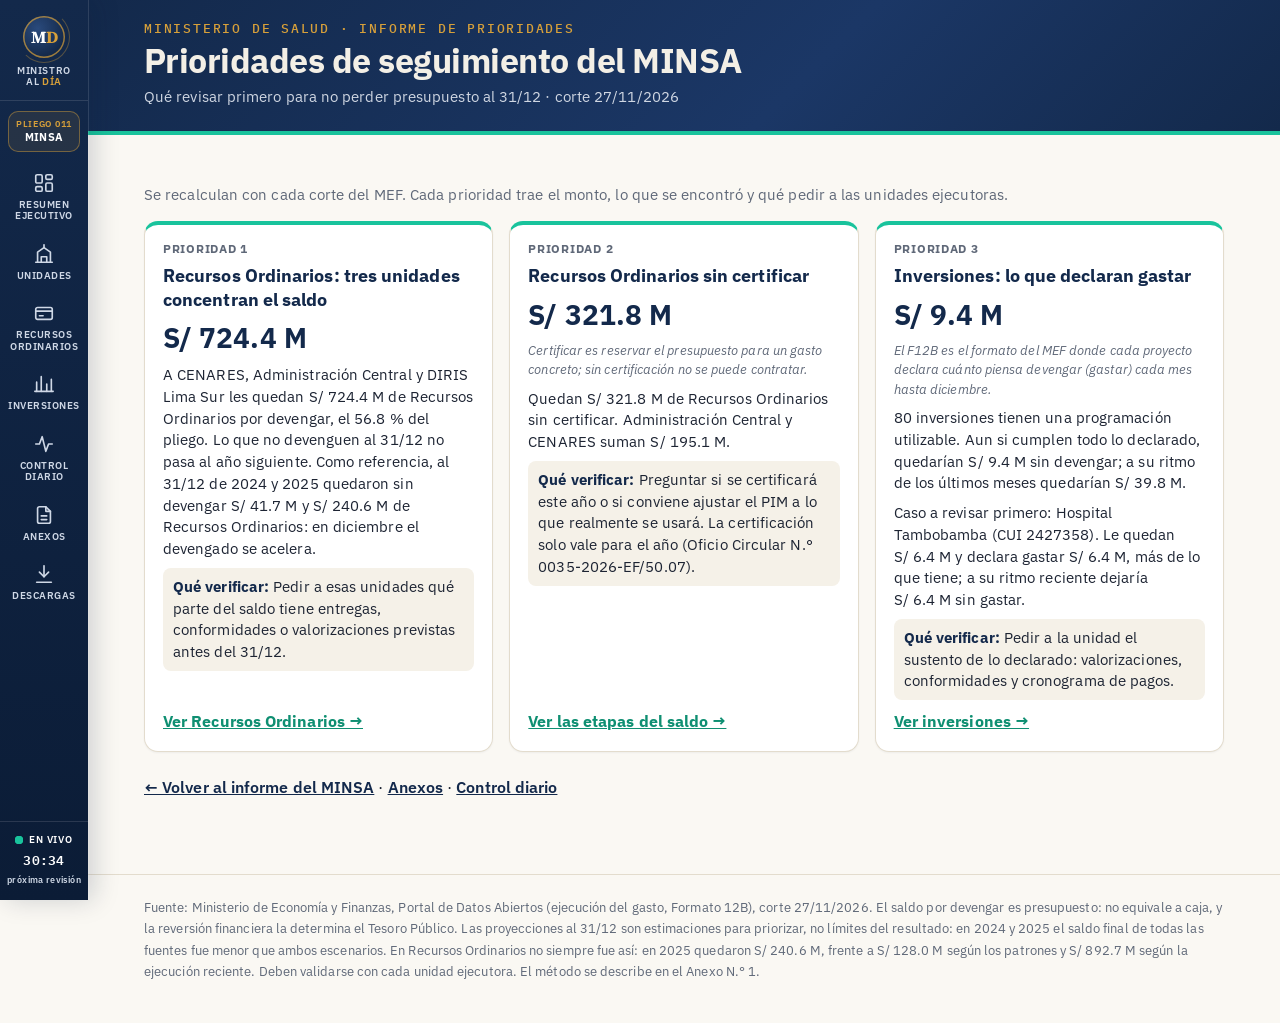
<file: minsa/prioridades.html>
<!doctype html><html lang="es"><head><meta charset="utf-8"><meta name="viewport" content="width=device-width, initial-scale=1"><title>Prioridades de seguimiento del MINSA al 27/11/2026</title><meta name="description" content="Qué revisar primero en los saldos del Ministerio de Salud antes del 31/12.">
<link rel="preconnect" href="https://fonts.googleapis.com"><link rel="stylesheet" href="https://fonts.googleapis.com/css2?family=Source+Serif+4:wght@600;700&family=IBM+Plex+Sans:wght@400;600&family=IBM+Plex+Mono:wght@500;600&display=swap"><style>
:root{--bg:#faf8f3;--card:#fff;--ink:#1d2433;--muted:#5f6878;--line:#e3dccd;--soft:#f5f1e8;--navy:#13294b;--gold:#d7a03a;--gold-soft:#f6e6c4;
--f-d:"Source Serif 4",Georgia,serif;--f-t:"IBM Plex Sans","Segoe UI",Arial,sans-serif;--f-m:"IBM Plex Mono",Consolas,monospace;color-scheme:light}
*{box-sizing:border-box}html{scroll-behavior:smooth;scroll-padding-top:70px}
body{margin:0;background:var(--bg);color:var(--ink);font:16px/1.6 var(--f-t);-webkit-text-size-adjust:100%}
.wrap{max-width:1120px;margin:0 auto;padding:0 20px}
header.cab{background:var(--navy);color:#f3efe6;padding:34px 0 26px;border-bottom:4px solid var(--gold)}
.eyebrow{font:500 11.5px/1.4 var(--f-m);letter-spacing:.09em;text-transform:uppercase;color:var(--gold)}
h1{font:700 clamp(26px,4vw,40px)/1.15 var(--f-d);margin:8px 0 10px}
.sub{color:#cfd6e2;max-width:760px;margin:0;text-align:left}
.meta{margin-top:14px;font:500 12.5px var(--f-m);color:#cfd6e2}
nav.saltos{position:sticky;top:0;z-index:5;background:rgba(250,248,243,.96);backdrop-filter:blur(6px);border-bottom:1px solid var(--line)}
nav.saltos .wrap{display:flex;gap:6px;overflow-x:auto;padding:10px 20px;scrollbar-width:none}
nav.saltos a{flex:none;text-decoration:none;color:var(--navy);font:600 13.5px var(--f-t);padding:8px 12px;border-radius:999px;border:1px solid var(--line);background:#fff;min-height:40px;display:flex;align-items:center}
nav.saltos a.prim{background:var(--navy);color:#fff;border-color:var(--navy)}
section{padding:34px 0 8px}
h2{font:700 clamp(22px,3vw,28px)/1.2 var(--f-d);color:var(--navy);margin:0 0 6px}
h3{font:700 18px/1.3 var(--f-d);color:var(--navy);margin:26px 0 8px}
p{margin:0 0 14px;text-align:justify}
.kpis{display:grid;grid-template-columns:repeat(auto-fit,minmax(220px,1fr));gap:14px;margin:22px 0 10px}
.k{background:var(--card);border:1px solid var(--line);border-top:4px solid var(--navy);border-radius:12px;padding:16px 18px}
.k.oro{border-top-color:var(--gold)}
.k .v{font:700 28px/1.1 var(--f-d);color:var(--navy)}
.k .l{font-weight:600;margin-top:4px}
.k small{display:block;color:var(--muted);font-size:13px;margin-top:4px;line-height:1.4}
.tabla{background:#fff;border:1px solid var(--line);border-radius:12px;overflow-x:auto;margin:10px 0 6px}
table{border-collapse:collapse;width:100%;font-size:14px}
th{background:var(--navy);color:#fff;font:600 12.5px/1.3 var(--f-t);text-align:right;padding:10px 12px;position:sticky;top:0;white-space:nowrap}
th:first-child,td:first-child{text-align:left}
td{padding:9px 12px;border-bottom:1px solid var(--line);text-align:right;font-variant-numeric:tabular-nums;white-space:nowrap}
td.txt,th.txt{white-space:normal;min-width:220px;text-align:left}
tr.tot td{font-weight:700;background:var(--soft)}
.nota{font-size:13px;color:var(--muted);margin:4px 0 18px}
.graf{background:#fff;border:1px solid var(--line);border-radius:12px;padding:16px;margin:12px 0}
.barra{display:grid;grid-template-columns:minmax(120px,240px) 1fr 92px;gap:10px;align-items:center;margin:7px 0;font-size:13.5px}
.barra .b{height:16px;background:var(--soft);border-radius:4px;overflow:hidden}
.barra .b i{display:block;height:100%;background:var(--navy)}
.barra .b i.g{background:var(--gold)}
.barra .n{text-align:right;font:600 13px var(--f-m)}
ol.rec{padding-left:22px;max-width:900px}ol.rec li{margin-bottom:14px;text-align:justify}
.descargas{display:flex;flex-wrap:wrap;gap:10px;margin:14px 0}
.btn{display:inline-flex;align-items:center;gap:8px;min-height:44px;padding:10px 16px;border-radius:10px;background:var(--navy);color:#fff;text-decoration:none;font-weight:600}
.btn.sec{background:#fff;color:var(--navy);border:1px solid var(--line)}
.tabs{display:flex;flex-wrap:wrap;gap:6px;margin:16px 0}
.tabs button{font:600 13.5px var(--f-t);border:1px solid var(--line);background:#fff;color:var(--navy);border-radius:999px;padding:9px 14px;min-height:42px;cursor:pointer}
.tabs button[aria-selected=true]{background:var(--navy);color:#fff;border-color:var(--navy)}
.buscar{display:flex;gap:10px;align-items:center;flex-wrap:wrap;margin:8px 0}
.buscar input{flex:1;min-width:220px;font:15px var(--f-t);padding:11px 14px;border:1px solid var(--line);border-radius:10px;background:#fff}
.buscar span{font:500 13px var(--f-m);color:var(--muted)}
th.ord{cursor:pointer}th.ord::after{content:" ↕";opacity:.5}th.asc::after{content:" ↑";opacity:1}th.desc::after{content:" ↓";opacity:1}
.anexo-desc{color:var(--muted);font-size:14px;margin:0 0 8px}
.res-cab{display:flex;justify-content:space-between;align-items:flex-start;gap:14px;flex-wrap:wrap;margin-bottom:16px}
.res-cab .sub2{color:var(--muted);margin:2px 0 0}
.corte{text-align:right}.corte b{display:inline-flex;align-items:center;gap:8px;border:1px solid var(--line);background:#fff;border-radius:10px;padding:8px 14px;font:600 15px var(--f-t);color:var(--navy)}
.corte small{display:block;color:var(--muted);font-size:12.5px;margin-top:6px}
.hero{background:linear-gradient(135deg,#0f2240,#13294b 60%,#183560);color:#fff;border-radius:16px;padding:24px 26px;display:grid;grid-template-columns:1fr auto;gap:26px;align-items:center}
.hero .tres{display:grid;grid-template-columns:repeat(3,1fr)}
.hero .tres>div{padding:0 22px;border-left:1px solid rgba(255,255,255,.18)}.hero .tres>div:first-child{padding-left:0;border-left:0}
.hero .et{font:700 12.5px/1.3 var(--f-t);letter-spacing:.05em;text-transform:uppercase;color:#dbe3ef}
.hero .num{font:700 clamp(26px,3.4vw,38px)/1.15 var(--f-t);margin:8px 0 4px;white-space:nowrap}
.hero .ds{font-size:13.5px;color:#cfd8e6}
.hero .barra2{display:flex;height:20px;border-radius:999px;overflow:hidden;background:#3b4f72;margin:20px 0 10px;font:600 12px/20px var(--f-t)}
.hero .barra2 i{display:block;background:#19c39c;color:#0d2b3e;text-align:center;font-style:normal}.hero .barra2 span{flex:1;text-align:center;color:#e8eef7}
.hero .pie2{font-size:13px;color:#cfd8e6}
.anillo{width:150px;height:150px;position:relative}.anillo svg{transform:rotate(-90deg)}
.anillo div{position:absolute;inset:0;display:flex;flex-direction:column;align-items:center;justify-content:center}
.anillo b{font:700 27px/1 var(--f-t)}.anillo small{font-size:13px;color:#dbe3ef;margin-top:4px}
.fuentes-cab{display:flex;justify-content:space-between;align-items:baseline;gap:10px;flex-wrap:wrap;margin:30px 0 12px}
.fuentes-cab h3{margin:0;font:700 22px/1.2 var(--f-t)}
.nota-legal{margin:6px 0 0;font-size:13px;color:var(--muted)}.nota-legal summary{cursor:pointer;font-weight:600;color:var(--navy)}.nota-legal p{margin:6px 0 0}.fuentes-cab span{color:var(--muted);font-size:13.5px}
.fuentes{display:grid;grid-template-columns:repeat(auto-fit,minmax(196px,1fr));gap:14px}
.fte{background:#fff;border:1px solid var(--line);border-radius:14px;padding:16px;display:flex;flex-direction:column}
.fte.top{border:2px solid var(--navy);box-shadow:0 10px 26px -20px rgba(19,41,75,.6)}
.fte.bajo{border:2px solid #e3a59e}
.fte .badge.rojo{background:#fde3e0;color:#8c231a}
.fte .badge+.badge{margin-left:6px}
.fte .cierre{font-size:12.5px;line-height:1.35;color:var(--muted);margin-top:10px;padding-top:8px;border-top:1px dashed var(--line)}
.fte .cierre.ro{color:#8c231a;font-weight:600}
.fte .fc{display:flex;align-items:center;gap:8px;min-height:30px;flex-wrap:nowrap}.fte svg{flex:none;color:var(--c)}
.fte .sg{font:700 13px var(--f-t);padding:3px 9px;border-radius:999px;background:color-mix(in srgb,var(--c) 16%,#fff);color:color-mix(in srgb,var(--c) 75%,#000)}
.fte .badge{margin-left:auto;font:600 10.5px var(--f-t);padding:2px 7px;border-radius:999px;background:#e6ebf3;color:var(--navy);white-space:nowrap}
.fte h4{font:700 15px/1.25 var(--f-t);color:var(--navy);margin:10px 0 0;white-space:nowrap;overflow:hidden;text-overflow:ellipsis}
.fte .l2{font-size:13px;color:var(--muted);margin-top:8px}
.fte .mo{font:700 26px/1.15 var(--f-t);color:var(--navy);margin:2px 0 12px;white-space:nowrap}
.fte .fl{display:flex;justify-content:space-between;font-size:13.5px;padding:7px 0;border-top:1px solid var(--line)}
.fte .fl b{font-weight:600}
.fte .bar{height:9px;background:#e6e9f0;border-radius:999px;overflow:hidden;margin-top:6px}.fte .bar i{display:block;height:100%;background:var(--c);border-radius:999px}
.idea{display:flex;align-items:center;gap:12px;background:#e3f4ef;border-radius:12px;padding:13px 16px;margin:16px 0 6px;font:600 15.5px var(--f-t);color:var(--navy)}
.idea svg{flex:none;color:#1f6f68}
@media(max-width:820px){.hero{grid-template-columns:1fr;padding:20px}.hero .tres{grid-template-columns:1fr;gap:14px}.hero .tres>div{padding:0;border-left:0}.anillo{display:none}.corte{text-align:left}.fte h4{white-space:normal}}
footer{margin-top:40px;border-top:1px solid var(--line);padding:22px 0 40px;color:var(--muted);font-size:13px}

/* —— capa premium: escala tipográfica modular (1.25), ritmo vertical de 8 px y detalles editoriales —— */
:root{--s-1:.8rem;--s0:1rem;--s1:1.25rem;--s2:1.563rem;--s3:1.953rem;--s4:2.441rem;--s5:3.052rem}
body{font-size:var(--s0);line-height:1.65;letter-spacing:.005em}
header.cab{padding:56px 0 40px;background:linear-gradient(135deg,#13294b 0%,#1b3766 60%,#13294b 100%)}
header.cab h1{font-size:clamp(var(--s3),5vw,var(--s5));letter-spacing:-.015em;line-height:1.08;max-width:22ch}
.eyebrow{font-size:var(--s-1);letter-spacing:.14em}
h2{font-size:clamp(var(--s2),3.4vw,var(--s3));letter-spacing:-.01em;padding-top:8px;border-top:1px solid var(--line);margin-top:8px}
h2::before{content:"";display:block;width:44px;height:3px;background:var(--gold);margin:0 0 14px}
h3{font-size:var(--s1)}
section{padding:48px 0 8px}
.k{padding:20px 22px;box-shadow:0 1px 0 rgba(19,41,75,.04),0 8px 24px -18px rgba(19,41,75,.35)}
.k .v{font-size:clamp(var(--s3),3.6vw,2.3rem);letter-spacing:-.02em;font-variant-numeric:lining-nums tabular-nums}
.k .l{font-size:var(--s0)}
p{hyphens:auto;-webkit-hyphens:auto}
.tabla{box-shadow:0 8px 24px -20px rgba(19,41,75,.4)}
th{letter-spacing:.02em}
tbody tr:nth-child(even) td{background:#fcfbf7}
tbody tr:hover td{background:var(--gold-soft)}
.nota{font-size:var(--s-1)}
.graf{padding:20px 22px}
/* policromía por bloque temático */
.t-ro{--tono:#a86a12;--tinte:#fbf3e4}.t-ro26{--tono:#1f6f68;--tinte:#e8f3f1}.t-g26{--tono:#4b3b8f;--tinte:#efecf8}.t-dec{--tono:#9e2a2b;--tinte:#f9ecec}
.t-ro,.t-ro26,.t-g26{--tono:#13294b;--tinte:#f5f1e8}
section[class^="t-"] h2{color:var(--navy)}section[class^="t-"] h2::before{background:var(--turq)}
:root{--f-d:"IBM Plex Sans","Segoe UI",Arial,sans-serif}
h2::before{background:var(--turq)}
header.cab{border-bottom-color:var(--turq)}
/* —— vistas: paneles, gráficos y tablas consultables —— */
:root{--turq:#19c39c;--turq-d:#0f8f72;--turq-s:#e3f4ef;--alto:#c0392b;--medio:#d99a06;--bajo:#1f8f6a}
.vista{margin:6px 0 26px}
.vcab{display:flex;justify-content:space-between;align-items:flex-start;gap:12px;flex-wrap:wrap;margin-bottom:14px}
.vcab .sub2{color:var(--muted);margin:2px 0 0}
.hero4{background:linear-gradient(135deg,#0f2240,#13294b 60%,#183560);color:#fff;border-radius:16px;padding:22px 24px;display:grid;grid-template-columns:repeat(auto-fit,minmax(200px,1fr));gap:0;align-items:center}
.hero4>div{padding:4px 20px;border-left:1px solid rgba(255,255,255,.18);min-width:0}.hero4>div:first-child{border-left:0;padding-left:4px}
.hero4 .et{font:700 12.5px/1.3 var(--f-t);letter-spacing:.05em;text-transform:uppercase;color:#dbe3ef}
.hero4 .num{font:700 clamp(24px,3vw,34px)/1.15 var(--f-t);margin:8px 0 4px;white-space:nowrap;font-variant-numeric:tabular-nums}
.hero4 .ds{font-size:13.5px;color:#cfd8e6}
.hero4 .anillo2{display:flex;justify-content:center}
.chip{display:inline-flex;align-items:center;gap:6px;font:600 12.5px var(--f-t);padding:3px 10px;border-radius:999px;background:#d8f5ec;color:#0b5e4a;margin-top:6px}
.chip.sube{background:#fde3e0;color:#8c231a}
.rejilla{display:grid;grid-template-columns:repeat(auto-fit,minmax(min(440px,100%),1fr));gap:16px;margin-top:16px}
.panel2{background:#fff;border:1px solid var(--line);border-radius:14px;padding:18px 20px;box-shadow:0 8px 24px -22px rgba(19,41,75,.45);min-width:0}
.panel2 h3{margin:0;font:700 19px/1.25 var(--f-t);color:var(--navy)}
.panel2 .ps{color:var(--muted);font-size:13.5px;margin:3px 0 14px}
.hb{display:grid;grid-template-columns:minmax(90px,max-content) 1fr;column-gap:12px;row-gap:6px;align-items:center;font-size:13.5px}
.hb .lb{text-align:right;color:var(--ink);white-space:nowrap;overflow:hidden;text-overflow:ellipsis;max-width:170px}
.hb .tr{position:relative;height:22px;background-image:var(--grid);background-size:var(--paso) 100%;background-repeat:repeat-x}
.hb .tr.dob{height:34px}
.hb .tr i{position:absolute;left:0;height:14px;top:4px;border-radius:0 3px 3px 0;background:var(--c,#13294b)}
.hb .tr.dob i{height:12px;top:3px}.hb .tr.dob i+i{top:18px}
.hb .tr b{position:absolute;top:2px;font:600 12.5px var(--f-t);white-space:nowrap;color:var(--navy);padding-left:6px}
.hb .tr.dob b{top:0}.hb .tr.dob b+b{top:15px}
.hb .ej{grid-column:2;position:relative;height:18px;border-top:1px solid #c9cfda;font:12px var(--f-t);color:var(--muted)}
.hb .ej span{position:absolute;top:3px;transform:translateX(-50%);white-space:nowrap}
.hb .ej span:first-child{transform:none}
.hb .et2{grid-column:2;text-align:center;font-size:12.5px;color:var(--muted)}
.ley2{display:flex;gap:16px;flex-wrap:wrap;font-size:13px;color:var(--ink);margin-top:10px}
.ley2 span::before{content:"";display:inline-block;width:12px;height:12px;border-radius:3px;background:var(--c);margin-right:6px;vertical-align:-1px}
.aviso{display:flex;align-items:center;gap:12px;border-radius:12px;padding:12px 16px;margin:14px 0 4px;font:600 15px var(--f-t);color:var(--navy);background:var(--turq-s)}
.aviso svg{flex:none}.aviso.info svg{color:var(--turq-d)}
.aviso.ambar{background:#fbeccc}.aviso.ambar svg{color:#a86a12}
.aviso small{font-weight:400;color:var(--ink);font-size:13.5px}
.etapas{display:flex;height:30px;border-radius:8px;overflow:hidden;font:700 13px/30px var(--f-t);color:#fff;text-align:center;margin-top:6px}
.etapas i{display:block;font-style:normal;min-width:2px}
.ejeP{display:flex;justify-content:space-between;font-size:12px;color:var(--muted);margin:4px 0 14px}
.trio{display:grid;grid-template-columns:repeat(auto-fit,minmax(150px,1fr));gap:10px}
.trio>div{border-radius:12px;padding:12px 14px;background:color-mix(in srgb,var(--c) 12%,#fff)}
.trio .t1{font:600 13px/1.3 var(--f-t);color:var(--navy);display:flex;gap:8px;align-items:center}
.trio .t1 svg{color:var(--c);flex:none}
.trio b{display:block;font:700 22px/1.2 var(--f-t);color:var(--navy);margin:8px 0 2px;white-space:nowrap}
.trio small{color:var(--muted);font-size:12.5px}
.dos2{display:grid;grid-template-columns:repeat(auto-fit,minmax(170px,1fr));gap:12px}
.esc{border:1px solid var(--line);border-radius:12px;padding:14px 16px;background:#fff}
.esc.p{border:2px solid var(--turq);background:#f2fbf8}
.esc .tg{display:inline-block;font:700 13px var(--f-t);padding:3px 11px;border-radius:999px;background:#d8f5ec;color:#0b5e4a}
.esc.h .tg{background:#e3ecfb;color:#1e4f9c}
.esc b{display:block;font:700 26px/1.2 var(--f-t);color:var(--navy);margin:10px 0 2px;white-space:nowrap}
.esc small{color:var(--muted);font-size:12.5px;display:block;line-height:1.4}
.ttab{width:100%;border-collapse:collapse;font-size:13.5px}
.ttab th{background:#eef1f6;color:var(--navy);font:600 12.5px/1.3 var(--f-t);padding:9px 10px;text-align:right;position:static;white-space:nowrap}
.ttab th:first-child,.ttab td:first-child,.ttab th.tx{text-align:left}
.ttab td{padding:8px 10px;border-bottom:1px solid var(--line);text-align:right;white-space:nowrap;font-variant-numeric:tabular-nums}
.ttab td.tx{text-align:left;white-space:normal;min-width:160px}
.ttab th.ord{cursor:pointer}
.mb{display:inline-block;width:110px;height:8px;background:#e6e9f0;border-radius:999px;overflow:hidden;vertical-align:middle;margin-left:8px}
.mb i{display:block;height:100%;background:var(--turq-d);border-radius:999px}
.ctrl{display:flex;gap:10px;flex-wrap:wrap;align-items:center;margin:0 0 10px}
.ctrl input,.ctrl select{font:14.5px var(--f-t);padding:9px 12px;border:1px solid var(--line);border-radius:10px;background:#fff;min-height:42px}
.ctrl input{flex:1;min-width:200px}
.ctrl .btn2{font:600 14px var(--f-t);padding:9px 14px;border-radius:10px;border:1px solid var(--turq-d);background:#fff;color:var(--turq-d);cursor:pointer;min-height:42px;display:inline-flex;align-items:center;gap:6px;text-decoration:none}
.ctrl .btn2.lleno{background:var(--turq-d);color:#fff}
.ctrl span.c{font:500 13px var(--f-m);color:var(--muted)}
.scroll{overflow:auto;max-height:520px;border:1px solid var(--line);border-radius:12px}
.tag{display:inline-block;font:600 11.5px var(--f-t);padding:2px 9px;border-radius:999px;background:#eef1f6;color:var(--navy);white-space:nowrap}
.tag.inv{background:#d8f5ec;color:#0b5e4a}
.prog{display:grid;grid-template-columns:repeat(3,1fr);gap:10px;margin-bottom:12px}
.prog>div{border-radius:12px;padding:12px;border:1px solid var(--line);display:flex;gap:10px;align-items:center;background:color-mix(in srgb,var(--c) 9%,#fff)}
.prog svg{color:var(--c);flex:none}.prog b{display:block;font:700 24px/1 var(--f-t);color:var(--navy)}.prog small{font-size:12.5px;color:var(--ink);line-height:1.3;display:block}
.fila2{display:flex;justify-content:space-between;align-items:center;gap:12px;border:1px solid var(--line);border-radius:10px;padding:10px 14px;margin-top:8px;font-size:14.5px}
.fila2 b{font:700 20px var(--f-t);color:var(--navy);white-space:nowrap}
.sec-nota{font-size:13px;color:var(--muted);margin:8px 0 0}
section .panel2 .ttab th,.visor2 .ttab th{background:#eef1f6;color:var(--navy)}
.panel2 .ttab tbody tr:nth-child(even) td,.visor2 .ttab tbody tr:nth-child(even) td{background:#fbfbfd}
nav.saltos a.act{background:var(--turq-s);border-color:var(--turq);color:#0b5e4a}
@media(max-width:820px){.hero4{grid-template-columns:1fr 1fr;padding:18px}.hero4>div{padding:10px 8px;border-left:0}.hero4 .anillo2{display:none}
 .prog{grid-template-columns:1fr}.hb .lb{max-width:130px}.mb{width:60px}}
@media(max-width:480px){.hero4{grid-template-columns:1fr}}
@media(max-width:640px){.hb .ej span:nth-child(even){display:none}.hb{padding-right:58px}}

details.amplio{margin:18px 0 0;border:1px solid var(--line);border-radius:12px;background:#fff;padding:0 18px}
details.amplio>summary{cursor:pointer;font:600 15px var(--f-t);color:var(--turq-d);padding:14px 0;min-height:44px}
details.amplio[open]>summary{border-bottom:1px solid var(--line);margin-bottom:12px}
details.amplio .tabla{margin-bottom:6px}
.glos{margin-top:10px;font-size:13.5px}.glos summary{cursor:pointer;color:#bfe9dc;font-weight:600;min-height:32px;display:inline-flex;align-items:center}
.glos dl{display:grid;grid-template-columns:max-content 1fr;gap:4px 12px;margin:8px 0 0;background:rgba(255,255,255,.08);border-radius:10px;padding:10px 14px;color:#e8eef7}
.glos dt{font-weight:700}.glos dd{margin:0}
header.cab{padding:28px 0 22px !important}header.cab h1{font-size:clamp(26px,4vw,38px) !important;max-width:none !important}
.fte .fc{flex-wrap:nowrap;gap:6px}
.cifras{display:flex;flex-wrap:wrap;gap:8px 28px;align-items:baseline;background:#f3f5f9;border:1px solid var(--line);border-radius:12px;padding:12px 18px;margin:4px 0 16px}
.cifras div{display:flex;gap:8px;align-items:baseline}.cifras span{font-size:13px;color:var(--muted)}.cifras b{font:700 18px var(--f-t);color:var(--navy);white-space:nowrap}
.linea{font-size:15px;line-height:1.5;margin:4px 0 16px}.linea b{white-space:nowrap}
#t-met td:nth-child(2){min-width:240px;max-width:380px}#t-met .mt{overflow:hidden;display:-webkit-box;-webkit-line-clamp:2;-webkit-box-orient:vertical}
#t-met th{white-space:nowrap}
.fte .cmp{font-size:12.5px;color:var(--ink);margin-top:6px}
/* —— Resumen: panel principal y franja de cierre fiscal —— */
header.cab{padding:20px 0 16px !important}header.cab h1{font-size:clamp(24px,3vw,34px) !important;margin:4px 0 6px !important}
header.cab .sub{font-size:14.5px;margin:0 0 6px}
#resumen{padding-top:18px !important}#resumen .res-cab{margin-bottom:12px;align-items:center}#resumen .res-cab h2{border-top:0;padding-top:0;margin:0}#resumen .res-cab h2::before{display:none}#resumen .res-cab .sub2,#resumen .res-cab .corte small{display:none}
#resumen .fuentes-cab{margin:20px 0 12px}
.franja{display:grid;grid-template-columns:minmax(0,1fr) auto;gap:16px 26px;align-items:center;background:linear-gradient(135deg,#0f2240,#13294b 60%,#183560);color:#fff;border-radius:16px;padding:18px 24px;box-shadow:0 6px 18px rgba(19,41,75,.18)}
.franja .nums{display:grid;grid-template-columns:repeat(3,minmax(0,1fr))}
.franja .nums>div{padding:0 20px;border-left:1px solid rgba(255,255,255,.18);min-width:0}.franja .nums>div:first-child{padding-left:0;border-left:0}
.franja small{display:block;font:700 12px var(--f-t);letter-spacing:.05em;text-transform:uppercase;color:#dbe3ef}
.franja b{display:block;font:700 clamp(23px,2.5vw,32px)/1.15 var(--f-t);color:#fff;white-space:nowrap;margin-top:5px}
.franja .sb{display:block;font-size:13px;color:#cfd8e6;margin-top:2px}
.franja .barra2{display:flex;height:18px;border-radius:999px;overflow:hidden;background:#3b4f72;margin:14px 0 6px;font:600 11.5px/18px var(--f-t)}
.franja .barra2 i{display:block;background:#19c39c;color:#0d2b3e;text-align:center;font-style:normal}.franja .barra2 span{flex:1;text-align:center;color:#e8eef7}
.franja .pie2{font-size:12.5px;color:#cfd8e6}
.anillo-s{position:relative;width:112px;height:112px}.anillo-s svg{display:block}
.anillo-s div{position:absolute;inset:0;display:flex;flex-direction:column;align-items:center;justify-content:center}
.anillo-s b{font:700 20px/1 var(--f-t);color:#fff;margin:0}.anillo-s small{font-size:11px;letter-spacing:.04em;margin-top:3px;text-transform:none;font-weight:600}
.cierre{display:grid;grid-template-columns:auto minmax(0,1.15fr) minmax(0,1fr) minmax(0,1.3fr) auto;background:linear-gradient(135deg,#15305a,#1b3a6b);color:#fff;border-radius:0 0 16px 16px;border-top:1px solid rgba(255,255,255,.14);box-shadow:0 6px 18px rgba(19,41,75,.18)}
.cierre[hidden]{display:none}
.franja:has(+ .cierre:not([hidden])){border-radius:16px 16px 0 0;box-shadow:none}
.cierre>div{display:flex;flex-direction:column;justify-content:center;min-width:0;padding:12px 18px;border-left:1px solid rgba(255,255,255,.12)}
.cierre>.c-plazo{flex-direction:row;align-items:center;justify-content:flex-start;gap:12px;border-left:0;padding-left:24px}
.cierre>.c-btn{padding-right:24px}
.cierre small{display:block;font-size:12.5px;color:#cfd8e6;line-height:1.3}.cierre .vd{display:flex;align-items:center;gap:8px;flex-wrap:wrap}
.cierre b{font:700 18px/1.25 var(--f-t);color:#fff;white-space:nowrap}
.cierre .tt{display:block;font:700 14.5px/1.25 var(--f-t);color:#fff;white-space:nowrap}
.cierre .dif{font:700 14px var(--f-t);padding:2px 10px;border-radius:999px;white-space:nowrap}
.cierre .dif.v{background:rgba(25,195,156,.2);color:#6ee7c8}.cierre .dif.a{background:rgba(246,199,107,.2);color:#f6c76b}
.cierre a.ir{display:block;text-align:center;background:var(--turq);color:#0d2b3e;font:700 13.5px var(--f-t);text-decoration:none;border-radius:9px;padding:10px 14px;white-space:nowrap}
.cierre a.ir:hover{background:#3fd6b2}
.reloj{position:relative;flex:none;width:56px;height:56px}.reloj svg{display:block}
.reloj .gira{transform-origin:28px 28px;animation:gira 12s linear infinite}@keyframes gira{to{transform:rotate(360deg)}}
.reloj .cen{position:absolute;inset:0;display:flex;align-items:center;justify-content:center;font:800 19px/1 var(--f-t);color:#fff}
@media(prefers-reduced-motion:reduce){.reloj .gira{animation:none}}
@media(max-width:1099px){.cierre{grid-template-columns:repeat(3,minmax(0,1fr))}
 .cierre>.c-plazo{order:1}.cierre>.c-ro{order:2}.cierre>.c-btn{order:3;padding-right:24px}.cierre>.c-req{order:4;border-left:0;padding-left:24px}.cierre>.c-ult{order:5;grid-column:span 2;padding-right:24px}
 .cierre>.c-req,.cierre>.c-ult{border-top:1px solid rgba(255,255,255,.12)}}
@media(max-width:640px){header.cab{padding:14px 0 12px !important}header.cab h1{font-size:23px !important}header.cab .sub{display:none}header.cab .eyebrow{font-size:10.5px !important}
 #resumen{padding-top:14px !important}
 .franja{padding:16px;gap:12px 14px}.franja .nums{grid-template-columns:1fr;gap:10px}.franja .nums>div{padding:0;border-left:0}.franja b{font-size:21px;margin-top:2px}.franja .izq{display:contents}.franja .nums{grid-column:1;grid-row:1}.anillo-s{grid-column:2;grid-row:1;width:96px;height:96px;align-self:start}.anillo-s svg{width:96px;height:96px}.anillo-s b{font-size:17px}.franja .barra2{grid-column:1/-1;margin:2px 0 0}.franja .pie2{grid-column:1/-1;margin-top:-6px}
 .cierre{grid-template-columns:repeat(2,minmax(0,1fr))}.cierre>div{padding:10px 16px !important;border-left:0;border-top:1px solid rgba(255,255,255,.12)}
 .cierre>.c-plazo{grid-column:1/-1;border-top:0;order:1}.cierre>.c-ro{grid-column:1/-1;order:2}.cierre>.c-req{order:3}.cierre>.c-ult{order:4;border-left:1px solid rgba(255,255,255,.12)}
 .cierre>.c-btn{order:5;grid-column:1/-1}.cierre>.c-ult{grid-column:auto;padding-right:16px}.cierre b{font-size:17px}
 #resumen .res-cab{gap:8px;margin-bottom:10px}#resumen .res-cab .sub2{display:none}#resumen .res-cab h2{margin-bottom:0}}
.ue-saldo{margin-top:28px;background:#fff;border:1px solid var(--line);border-radius:16px;padding:18px 18px 14px;box-shadow:0 1px 2px rgba(19,41,75,.05)}
.ue-saldo .cab-ue{display:flex;flex-wrap:wrap;align-items:baseline;justify-content:space-between;gap:4px 12px;border-bottom:3px solid var(--turq);padding-bottom:10px;margin-bottom:10px}
.ue-saldo h3{margin:0;font:700 20px/1.25 var(--f-t);color:var(--navy)}.ue-saldo .monto{font:700 24px var(--f-t);color:var(--navy);white-space:nowrap}
.ue-saldo .sub3{color:var(--muted);font-size:13px;margin:0 0 10px}
.ue-tabla{overflow-x:auto;border-radius:10px;-webkit-overflow-scrolling:touch}
.ue-tabla table{border-collapse:separate;border-spacing:0;width:100%;min-width:620px;font:400 13px var(--f-t);font-variant-numeric:tabular-nums}
.ue-tabla th,.ue-tabla td{padding:7px 10px;border-bottom:1px solid #eee8dc;text-align:right;white-space:nowrap;color:var(--ink)}
.ue-tabla thead th{background:var(--navy);color:#fff;font-size:12px;font-weight:600;border:0}
.ue-tabla thead th:first-child{border-top-left-radius:10px}.ue-tabla thead th:last-child{border-top-right-radius:10px}
.ue-tabla th[scope=row],.ue-tabla thead th:first-child{text-align:left;position:sticky;left:0;z-index:1;max-width:180px;overflow:hidden;text-overflow:ellipsis}
.ue-tabla th[scope=row]{background:#fff;font-weight:600;box-shadow:1px 0 0 #eee8dc}
.ue-tabla thead th:first-child{background:var(--navy)}
.ue-tabla tbody tr:hover th,.ue-tabla tbody tr:hover td.tt{background:var(--soft)}
.ue-tabla td.tt{font-weight:700;color:var(--navy);min-width:96px}
.ue-tabla .mini{display:flex;height:5px;border-radius:3px;overflow:hidden;margin:4px 0 0 auto;min-width:4px}.ue-tabla .mini i{display:block;height:100%}
.ue-tabla .chip,.ue-conc .chip{display:inline-block;padding:1px 8px;border-radius:999px;font:700 11px var(--f-t);background:#fff;color:var(--c);box-shadow:inset 0 0 0 1.5px var(--c)}
.ue-tabla tr.otras th,.ue-tabla tr.otras td{color:var(--muted);font-style:italic;background:#fcfbf8}
.ue-tabla tr.total th,.ue-tabla tr.total td{font-weight:700;background:var(--soft);border-top:2px solid var(--navy);border-bottom:0;color:var(--navy)}
.ue-tabla .cero{color:#c3c8d0}
.ue-conc{list-style:none;margin:12px 0 0;padding:0;display:grid;grid-template-columns:repeat(auto-fit,minmax(min(320px,100%),1fr));gap:6px 16px;font-size:13.5px}
.ue-conc li{padding:7px 10px;border-left:3px solid var(--c);background:var(--soft);border-radius:0 8px 8px 0}
.ue-pie{margin:10px 0 0;font-size:13px;color:var(--muted)}.ue-pie a{color:var(--navy);font-weight:600}
.ir-control{display:flex;align-items:center;justify-content:space-between;gap:12px;flex-wrap:wrap;background:var(--navy);color:#fff;border-radius:12px;padding:14px 18px;margin-top:16px}
.ir-control a{background:var(--turq);color:#0d2b3e;font-weight:700;text-decoration:none;border-radius:10px;padding:10px 16px;min-height:44px;display:inline-flex;align-items:center}
:focus-visible{outline:3px solid #0f8f72;outline-offset:2px}
@media(max-width:640px){.hb .ej span:nth-child(even){display:none}.hb{padding-right:58px !important}
 .panel2>.ttab,.panel2>div>.ttab{display:block;overflow-x:auto;max-width:100%}.ctrl select,.ctrl input{max-width:100%;min-width:0;width:100%;flex:1 1 100%}}

.cabina{background:linear-gradient(135deg,#0f2240,#13294b 60%,#183560);border-radius:16px;padding:18px 18px 14px;box-shadow:0 6px 18px rgba(19,41,75,.18);color:#dbe3ef}
.cabina-ins{display:grid;grid-auto-flow:column;grid-auto-columns:minmax(0,1fr);gap:12px}
@media (max-width:1100px){.cabina-ins{grid-auto-flow:row;grid-template-columns:repeat(6,minmax(0,1fr))}.cabina-ins>.ins{grid-column:span 2}.cabina-ins>.ins:nth-child(4):nth-last-child(2){grid-column:2/span 2}}
.ins{background:rgba(255,255,255,.04);border:1px solid rgba(255,255,255,.10);border-radius:14px;padding:12px 12px 14px;display:flex;flex-direction:column;align-items:center;min-width:0}
.ins.top{border-color:rgba(25,195,156,.55);box-shadow:inset 0 0 0 1px rgba(25,195,156,.25)}
.ins-cab{display:flex;align-items:center;gap:6px;flex-wrap:wrap;justify-content:center;min-height:22px;width:100%}
.ins-sg{font:700 12px var(--f-t);letter-spacing:.04em;color:#fff;background:var(--c);border-radius:999px;padding:2px 10px}
.ins-b{font:600 10.5px var(--f-t);color:#bfe9dc;border:1px solid rgba(191,233,220,.35);border-radius:999px;padding:1px 8px}
.ins-b.alerta{color:#ffd2cc;border-color:rgba(255,210,204,.4)}
.dial{width:100%;max-width:190px;height:auto;margin:6px 0 2px;display:block}
.dial .bisel{fill:#0a1830;stroke:#3a5a88;stroke-width:1.5}.dial .fondo{fill:#0d1f3a}
.dial .zn{fill:none;stroke-width:5;stroke-linecap:butt}
.dial .tk{font:600 7px var(--f-t);fill:#8fa3c0;text-anchor:middle}
.dial .ref{stroke:#fff;stroke-width:2.6;stroke-linecap:round}
.dial .aguja{stroke-width:3.2;stroke-linecap:round}
.dial .eje{fill:#e9eef6;stroke:#0a1830;stroke-width:1.5}
.dial .ventana{fill:#050e1c;stroke:#2a4a7c;stroke-width:1}
.dial .val{font:700 12.5px var(--f-t);fill:#fff;text-anchor:middle;font-variant-numeric:tabular-nums}
.dial .pts{font:600 8px var(--f-t);fill:#9fb0c9;text-anchor:middle}
.dial .pulso{animation:ins-pulso 2.4s ease-in-out infinite}
@keyframes ins-pulso{50%{opacity:.35}}
.ins-txt{width:100%;text-align:center}
.ins-txt h4{margin:2px 0 8px;font:700 14.5px var(--f-t);color:#fff;white-space:nowrap;overflow:hidden;text-overflow:ellipsis}
.odo-l{font:600 10px var(--f-t);letter-spacing:.06em;text-transform:uppercase;color:#8fa3c0;margin-top:6px}
.odo{display:inline-block;margin-top:3px;background:#050e1c;border:1px solid #2a4a7c;border-radius:6px;padding:4px 9px;font:600 14px var(--f-m,ui-monospace),monospace;color:#7fe0c3;letter-spacing:.03em;font-variant-numeric:tabular-nums;white-space:nowrap}
.odo.r{color:#f6c86b}
.cabina-ley{display:flex;flex-wrap:wrap;gap:8px 18px;margin-top:14px;padding-top:12px;border-top:1px solid rgba(255,255,255,.10);font-size:12.5px;color:#cfd8e6}
.cabina-ley i{display:inline-block;width:11px;height:11px;border-radius:3px;margin-right:6px;vertical-align:-1px}
.cabina-ley .ley-ref{width:3px;height:13px;border-radius:2px;background:#fff;vertical-align:-2px}
@media (max-width:640px){
 .cabina{padding:12px 10px 12px;border-radius:14px}
 .cabina-ins{grid-template-columns:1fr;gap:10px}
 .cabina-ins>.ins,.cabina-ins>.ins:nth-child(4):nth-last-child(2){grid-column:auto}
 .ins{display:grid;grid-template-columns:118px minmax(0,1fr);grid-template-areas:"dial cab" "dial txt";align-items:center;column-gap:12px;padding:10px 12px}
 .ins-cab{grid-area:cab;justify-content:flex-start}
 .dial{grid-area:dial;margin:0;max-width:118px}
 .ins-txt{grid-area:txt;text-align:left}
 .ins-txt h4{margin:4px 0 2px;font-size:14px}
 .odo-l{margin-top:4px;font-size:9.5px}
 .odo{font-size:13px;padding:3px 8px}
 .cabina-ley{font-size:12px;gap:6px 14px}
}
@media (prefers-reduced-motion:reduce){.dial .pulso{animation:none}}
@media print{.cabina{box-shadow:none}.dial .pulso{animation:none}}

section{padding:26px 0 4px!important}
h2{border-top:0!important;padding-top:0!important;margin-top:0!important}h2::before{margin:0 0 10px!important}
.vista{margin:4px 0 8px}.vcab{align-items:center;margin-bottom:10px}.vcab .sub2{margin:0}
.corte small{display:none}
details.amplio{margin:10px 0 0}
.cifras{margin:4px 0 8px;row-gap:4px}.cifras-n{flex-basis:100%;font-size:12px;color:var(--muted)}
.linea{margin:2px 0 10px}
.cabina-ley .ley-txt{margin-left:auto;color:#9fb0c9}
.cabina-pie{display:flex;flex-wrap:wrap;justify-content:space-between;align-items:baseline;gap:6px 16px;margin-top:10px;padding-top:10px;border-top:1px solid rgba(255,255,255,.10);font-size:14px;font-weight:600;color:#fff}
.cabina-pie .pie-fte{font-size:12px;font-weight:500;color:#9fb0c9}
.nota-legal{margin:8px 0 0}
.ue-conc{grid-template-columns:repeat(3,minmax(0,1fr))!important}
.ue-tabla .soles{font-size:12px;white-space:nowrap}
.ir-control{margin-top:12px;gap:10px 16px}.ir-control>span{flex:1 1 320px}
.ir-bot{display:flex;flex-wrap:wrap;gap:8px}
.ir-control a.ir-sec{background:transparent;color:#fff;border:1px solid rgba(255,255,255,.45);font-weight:600}
.ir-control a.ir-sec:hover{background:rgba(255,255,255,.1)}
@media(max-width:640px){.ue-conc{grid-template-columns:1fr!important}.cabina-ley .ley-txt{margin-left:0}.ir-bot a{flex:1 1 auto;justify-content:center}}

section[class^="t-"] th{background:var(--tono)}section[class^="t-"] tbody tr:nth-child(even) td{background:var(--tinte)}
section[class^="t-"] h3{color:var(--tono)}
.k{border-top-color:var(--navy)!important}.k .v{color:var(--navy)!important}.k.oro{border-top-color:#d99a06!important}
.par{display:grid;grid-template-columns:minmax(0,1fr) 270px;gap:32px;align-items:start;margin:18px 0 10px}
.par > div > p:last-child{margin-bottom:0}
.dato{position:sticky;top:76px;background:var(--card);border:1px solid var(--line);border-left:5px solid var(--tono,var(--navy));border-radius:12px;padding:18px 20px;box-shadow:0 8px 24px -20px rgba(19,41,75,.45)}
.dato .e{font:500 11px/1.3 var(--f-m);letter-spacing:.1em;text-transform:uppercase;color:var(--muted)}
.dato .v{font:700 2rem/1.1 var(--f-d);color:var(--tono,var(--navy));margin:6px 0 2px;letter-spacing:-.02em;font-variant-numeric:lining-nums tabular-nums}
.dato .l{font-weight:600;font-size:14px;line-height:1.35}
.dato ul{list-style:none;margin:12px 0 0;padding:12px 0 0;border-top:1px solid var(--line);font-size:13.5px;line-height:1.4}
.dato li{display:flex;justify-content:space-between;gap:10px;margin:0 0 7px}.dato li b{font:600 13px var(--f-m);white-space:nowrap;color:var(--ink)}
.dato.ro{--tono:#a86a12}.dato.r26{--tono:#1f6f68}.dato.g26{--tono:#4b3b8f}
@media (max-width:900px){.par{grid-template-columns:1fr;gap:14px}.dato{position:static}}
@media (max-width:640px){body{font-size:15.5px}p{text-align:left}.barra{grid-template-columns:1fr 70px}.barra .lbl{grid-column:1/-1}td.txt{min-width:170px}}
.indice{padding:40px 0 8px}
.grupo{margin:22px 0 0}.grupo h3{display:flex;align-items:center;gap:10px;margin:0 0 10px;font-size:var(--s1);color:var(--tono)}
.grupo h3::before{content:"";width:12px;height:12px;border-radius:3px;background:var(--tono)}
.lista{display:grid;grid-template-columns:repeat(auto-fill,minmax(310px,1fr));gap:12px}
a.ax{display:grid;grid-template-columns:auto 1fr;gap:4px 14px;align-items:start;text-decoration:none;color:var(--ink);background:#fff;border:1px solid var(--line);border-left:4px solid var(--tono);border-radius:12px;padding:14px 16px;transition:box-shadow .15s,transform .15s}
a.ax:hover{transform:translateY(-2px);box-shadow:0 10px 22px -16px rgba(19,41,75,.5)}
a.ax[aria-current=true]{background:var(--tinte);box-shadow:0 0 0 2px var(--tono) inset}
a.ax .n{grid-row:1/4;font:700 22px/1 var(--f-d);color:#fff;background:var(--tono);border-radius:10px;min-width:44px;height:44px;display:flex;align-items:center;justify-content:center}
a.ax .t{font-weight:600;line-height:1.3;color:var(--navy)}
a.ax .d{font-size:13.5px;color:var(--muted);line-height:1.4}
a.ax .f{font:500 12px var(--f-m);color:var(--tono)}
.g-gen{--tono:#13294b;--tinte:#eef2f8}.g-ro{--tono:#a86a12;--tinte:#fbf3e4}.g-r26{--tono:#1f6f68;--tinte:#e8f3f1}.g-g26{--tono:#4b3b8f;--tinte:#efecf8}.g-ctl{--tono:#7a6a3a;--tinte:#f6f1e3}.g-dec{--tono:#9e2a2b;--tinte:#f9ecec}
#visor{scroll-margin-top:70px;margin-top:40px}#visor:empty{display:none}
#visor h2{color:var(--tono)}#visor h2::before{background:var(--tono)}#visor th{background:var(--tono)}#visor tbody tr:nth-child(even) td{background:var(--tinte)}
.pasos{display:flex;flex-wrap:wrap;justify-content:space-between;gap:10px;margin:18px 0 0}
.pasos a{font-weight:600;color:var(--navy);text-decoration:none;border:1px solid var(--line);background:#fff;border-radius:999px;padding:9px 14px;min-height:42px;display:inline-flex;align-items:center}
@media print{nav.saltos,.tabs,.buscar,.descargas{display:none}}
.intro{color:var(--muted);margin:22px 0 14px;font-size:15px}
.prior{display:grid;grid-template-columns:repeat(auto-fit,minmax(min(320px,100%),1fr));gap:16px}
.prior article{background:#fff;border:1px solid var(--line);border-top:4px solid var(--turq);border-radius:14px;padding:16px 18px;display:flex;flex-direction:column;gap:8px;box-shadow:0 1px 2px rgba(19,41,75,.05)}
.prior .n{font:700 12px var(--f-t);color:var(--muted);text-transform:uppercase;letter-spacing:.06em}
.prior h3{margin:0;font:700 18px/1.3 var(--f-t);color:var(--navy)}
.prior .mg{font:800 28px var(--f-t);color:var(--navy)}
.prior p{margin:0;font-size:14.5px;line-height:1.5;text-align:left;hyphens:none;-webkit-hyphens:none}
.prior .def{font-size:13px;color:var(--muted);font-style:italic}
.prior .ver{background:var(--soft);border-radius:8px;padding:8px 10px}.prior .ver b{color:var(--navy)}
.prior a{margin-top:auto;font-weight:700;color:var(--turq-d)}
.volver{margin:22px 0 30px}.volver a{color:var(--navy);font-weight:600}
</style><meta property="og:type" content="website"><meta property="og:site_name" content="Ministro al Día"><meta property="og:title" content="Prioridades de seguimiento del MINSA al 27/11/2026"><meta property="og:description" content="Qué revisar primero en los saldos del Ministerio de Salud antes del 31/12."><meta property="og:url" content="https://ministroaldia.github.io/minsa/prioridades.html"><meta property="og:image" content="https://ministroaldia.github.io/herramientas/compartir.png"><meta property="og:image:width" content="1200"><meta property="og:image:height" content="630"><meta property="og:locale" content="es_PE"><meta name="twitter:card" content="summary_large_image">
<link rel="stylesheet" href="/herramientas/marco.css"><script src="/herramientas/portal.js"></script><script src="/herramientas/marco.js"></script>
</head><body><header class="cab"><div class="wrap"><div class="eyebrow">Ministerio de Salud · Informe de prioridades</div><h1>Prioridades de seguimiento del MINSA</h1><p class="sub">Qué revisar primero para no perder presupuesto al 31/12 · corte 27/11/2026</p></div></header><main><section><div class="wrap"><p class="intro">Se recalculan con cada corte del MEF. Cada prioridad trae el monto, lo que se encontró y qué pedir a las unidades ejecutoras.</p><div class="prior"><article><span class="n">Prioridad 1</span><h3>Recursos Ordinarios: tres unidades concentran el saldo</h3><span class="mg">S/ 724.4 M</span><p>A CENARES, Administración Central y DIRIS Lima Sur les quedan S/ 724.4 M de Recursos Ordinarios por devengar, el 56.8 % del pliego. Lo que no devenguen al 31/12 no pasa al año siguiente. Como referencia, al 31/12 de 2024 y 2025 quedaron sin devengar S/ 41.7 M y S/ 240.6 M de Recursos Ordinarios: en diciembre el devengado se acelera.</p><p class="ver"><b>Qué verificar:</b> Pedir a esas unidades qué parte del saldo tiene entregas, conformidades o valorizaciones previstas antes del 31/12.</p><a href="./#ro">Ver Recursos Ordinarios →</a></article><article><span class="n">Prioridad 2</span><h3>Recursos Ordinarios sin certificar</h3><span class="mg">S/ 321.8 M</span><p class="def">Certificar es reservar el presupuesto para un gasto concreto; sin certificación no se puede contratar.</p><p>Quedan S/ 321.8 M de Recursos Ordinarios sin certificar. Administración Central y CENARES suman S/ 195.1 M.</p><p class="ver"><b>Qué verificar:</b> Preguntar si se certificará este año o si conviene ajustar el PIM a lo que realmente se usará. La certificación solo vale para el año (Oficio Circular N.° 0035-2026-EF/50.07).</p><a href="./#ro">Ver las etapas del saldo →</a></article><article><span class="n">Prioridad 3</span><h3>Inversiones: lo que declaran gastar</h3><span class="mg">S/ 9.4 M</span><p class="def">El F12B es el formato del MEF donde cada proyecto declara cuánto piensa devengar (gastar) cada mes hasta diciembre.</p><p>80 inversiones tienen una programación utilizable. Aun si cumplen todo lo declarado, quedarían S/ 9.4 M sin devengar; a su ritmo de los últimos meses quedarían S/ 39.8 M.</p><p>Caso a revisar primero: Hospital Tambobamba (CUI 2427358). Le quedan S/ 6.4 M y declara gastar S/ 6.4 M, más de lo que tiene; a su ritmo reciente dejaría S/ 6.4 M sin gastar.</p><p class="ver"><b>Qué verificar:</b> Pedir a la unidad el sustento de lo declarado: valorizaciones, conformidades y cronograma de pagos.</p><a href="./#g26">Ver inversiones →</a></article></div><p class="volver"><a href="./">← Volver al informe del MINSA</a> · <a href="anexos.html">Anexos</a> · <a href="ro/">Control diario</a></p></div></section></main><footer><div class="wrap">Fuente: Ministerio de Economía y Finanzas, Portal de Datos Abiertos (ejecución del gasto, Formato 12B), corte 27/11/2026. El saldo por devengar es presupuesto: no equivale a caja, y la reversión financiera la determina el Tesoro Público. Las proyecciones al 31/12 son estimaciones para priorizar, no límites del resultado: en 2024 y 2025 el saldo final de todas las fuentes fue menor que ambos escenarios. En Recursos Ordinarios no siempre fue así: en 2025 quedaron S/ 240.6 M, frente a S/ 128.0 M según los patrones y S/ 892.7 M según la ejecución reciente. Deben validarse con cada unidad ejecutora. El método se describe en el Anexo N.° 1.</div></footer></body></html>
</file>
<file: herramientas/marco.css>
/* Marco común de los portales de pliegos: menú vertical, selector de entidad y efectos.
   Se carga en todas las páginas con <link href="/herramientas/marco.css"> y marco.js.
   Todas las clases empiezan con "mc-" para no chocar con los estilos de cada página. */
:root{
  --mc-navy:#13294b;--mc-navy2:#0b1c36;--mc-gold:#d7a03a;--mc-turq:#19c39c;
  --mc-claro:#cfd8e6;--mc-linea:rgba(255,255,255,.12);--mc-ancho:88px;
  --mc-curva:cubic-bezier(.2,.8,.2,1);
}

/* Tapa azul inmediata mientras arranca la entrada (evita el parpadeo de la página). */
html.mc-arranca::after{content:"";position:fixed;inset:0;background:var(--mc-navy2);z-index:9998}

/* ---------- Menú vertical (escritorio) ---------- */
.mc-riel{position:fixed;left:0;top:0;bottom:0;width:var(--mc-ancho);z-index:900;display:flex;flex-direction:column;align-items:stretch;
  background:linear-gradient(180deg,var(--mc-navy) 0%,var(--mc-navy2) 100%);color:#fff;font-family:"IBM Plex Sans","Segoe UI",Arial,sans-serif;
  box-shadow:1px 0 0 var(--mc-linea),6px 0 24px rgba(11,28,54,.18)}
body.mc-con-riel{padding-left:var(--mc-ancho)}
.mc-marca{display:flex;flex-direction:column;align-items:center;gap:2px;padding:16px 6px 12px;text-decoration:none;color:#fff;border-bottom:1px solid var(--mc-linea)}
.mc-sello{width:42px;height:42px;border-radius:50%;display:grid;place-items:center;position:relative;
  background:radial-gradient(circle at 35% 30%,#2a4a7c,var(--mc-navy2));box-shadow:inset 0 0 0 1.5px color-mix(in srgb,var(--mc-gold) 70%,transparent)}
.mc-sello b{font:700 17px "Source Serif 4",Georgia,serif;letter-spacing:-.5px}.mc-sello b i{font-style:normal;color:var(--mc-gold)}
.mc-sello::after{content:"";position:absolute;inset:-5px;border-radius:50%;border:1px solid color-mix(in srgb,var(--mc-gold) 35%,transparent);animation:mc-orbita 9s linear infinite;
  border-top-color:transparent;border-left-color:transparent}
.mc-marca small{font:600 9.5px/1.15 "IBM Plex Sans",sans-serif;letter-spacing:.06em;text-transform:uppercase;color:var(--mc-claro);text-align:center;margin-top:6px}
.mc-marca small i{font-style:normal;color:var(--mc-gold)}

.mc-entidad{margin:10px 8px 6px;padding:7px 4px;border-radius:10px;border:1px solid color-mix(in srgb,var(--mc-gold) 45%,transparent);background:color-mix(in srgb,var(--mc-gold) 10%,transparent);color:#fff;cursor:pointer;
  font:700 11px/1.15 "IBM Plex Sans",sans-serif;text-align:center;transition:background .2s,border-color .2s,transform .2s}
.mc-entidad small{display:block;font-weight:600;font-size:9px;letter-spacing:.08em;text-transform:uppercase;color:var(--mc-gold);margin-bottom:2px}
.mc-entidad:hover,.mc-entidad[aria-expanded="true"]{background:color-mix(in srgb,var(--mc-gold) 22%,transparent);border-color:var(--mc-gold)}
.mc-entidad:active{transform:scale(.97)}
.mc-entidad.mc-fija{cursor:default;border-color:color-mix(in srgb,var(--mc-gold) 45%,transparent);background:color-mix(in srgb,var(--mc-gold) 10%,transparent)}
.mc-entidad.mc-fija:hover{background:color-mix(in srgb,var(--mc-gold) 10%,transparent);border-color:color-mix(in srgb,var(--mc-gold) 45%,transparent)}
.mc-entidad.mc-fija:active{transform:none}

.mc-items{list-style:none;margin:4px 0 0;padding:0;display:flex;flex-direction:column;gap:2px;flex:1;overflow-y:auto;scrollbar-width:none}
.mc-items::-webkit-scrollbar{display:none}
.mc-item{position:relative;display:flex;flex-direction:column;align-items:center;gap:5px;padding:10px 4px 9px;color:var(--mc-claro);text-decoration:none;
  font:600 10px/1.15 "IBM Plex Sans",sans-serif;letter-spacing:.05em;text-transform:uppercase;text-align:center;background:none;border:0;width:100%;cursor:pointer;
  transition:color .2s,background .2s}
.mc-item svg{width:22px;height:22px;transition:transform .25s var(--mc-curva),color .2s}
.mc-item::before{content:"";position:absolute;left:0;top:8px;bottom:8px;width:3px;border-radius:0 3px 3px 0;background:var(--mc-gold);transform:scaleY(0);transition:transform .25s var(--mc-curva)}
.mc-item:hover{color:#fff;background:rgba(255,255,255,.06)}
.mc-item:hover svg{transform:translateY(-2px)}
.mc-item[aria-current="page"]{color:#fff;background:rgba(255,255,255,.09)}
.mc-item[aria-current="page"]::before{transform:scaleY(1)}
.mc-item[aria-current="page"] svg{color:var(--mc-gold)}
.mc-item.mc-sub{padding:6px 4px 6px 8px;font-size:10.5px;line-height:1.2;text-align:center;color:var(--mc-claro);opacity:.85;border-left:1px solid rgba(255,255,255,.14);margin-left:10px}
.mc-item.mc-sub:hover{opacity:1}
.mc-item:focus-visible,.mc-entidad:focus-visible,.mc-marca:focus-visible{outline:2px solid var(--mc-gold);outline-offset:-2px}

/* Insignia EN VIVO al pie del menú */
.mc-vivo{display:flex;flex-direction:column;align-items:center;gap:4px;padding:12px 4px 14px;border-top:1px solid var(--mc-linea);color:var(--mc-claro);
  font:600 9.5px/1.2 "IBM Plex Sans",sans-serif;text-align:center;cursor:default}
.mc-vivo .mc-et{display:flex;align-items:center;gap:6px;color:#fff;letter-spacing:.1em}
.mc-punto{position:relative;width:8px;height:8px;border-radius:50%;background:var(--mc-turq);animation:mc-latido 1.4s ease-in-out infinite}
.mc-punto::before,.mc-punto::after{content:"";position:absolute;inset:0;border-radius:50%;background:var(--mc-turq);animation:mc-onda 2.4s cubic-bezier(.2,.6,.3,1) infinite}
.mc-punto::after{animation-delay:1.2s}
.mc-vivo.mc-pausa .mc-punto,.mc-vivo.mc-pausa .mc-punto::before,.mc-vivo.mc-pausa .mc-punto::after{background:#8c97aa;animation:none}
.mc-vivo .mc-cuenta{font:600 13px "IBM Plex Mono",ui-monospace,monospace;color:#fff;font-variant-numeric:tabular-nums;letter-spacing:.02em}
.mc-vivo .mc-cuenta-t{color:var(--mc-claro);font-size:9px;letter-spacing:.04em;text-transform:none}

/* ---------- Panel lateral (entidades y descargas) ---------- */
.mc-velo{position:fixed;inset:0;background:rgba(11,28,54,.35);z-index:890;opacity:0;pointer-events:none;transition:opacity .25s}
.mc-velo.mc-abierto{opacity:1;pointer-events:auto}
.mc-panel{position:fixed;top:0;bottom:0;left:var(--mc-ancho);width:min(330px,calc(100vw - var(--mc-ancho)));z-index:895;background:#fff;color:#1d2433;
  box-shadow:12px 0 40px rgba(11,28,54,.22);transform:translateX(calc(-100% - 12px));visibility:hidden;
  transition:transform .3s var(--mc-curva),visibility 0s linear .3s;display:flex;flex-direction:column;font-family:"IBM Plex Sans","Segoe UI",Arial,sans-serif}
.mc-panel.mc-abierto{transform:none;visibility:visible;transition:transform .3s var(--mc-curva),visibility 0s}
.mc-panel-cab{display:flex;align-items:flex-start;justify-content:space-between;gap:12px;padding:20px 20px 12px;border-bottom:1px solid #e3dccd}
.mc-panel-cab h2{margin:0;font:700 20px/1.2 "Source Serif 4",Georgia,serif;color:var(--mc-navy)}
.mc-panel-cab p{margin:4px 0 0;font-size:13px;color:#5f6878}
.mc-cerrar{flex:none;width:34px;height:34px;border-radius:50%;border:1px solid #e3dccd;background:#fff;color:var(--mc-navy);cursor:pointer;font-size:18px;line-height:1}
.mc-cerrar:hover{background:#f5f1e8}
.mc-lista{list-style:none;margin:0;padding:10px 12px 20px;overflow-y:auto}
.mc-lista li{opacity:0}
.mc-panel.mc-abierto .mc-lista li{animation:mc-capa .26s var(--mc-curva) both}
.mc-op{display:flex;align-items:center;gap:12px;width:100%;padding:12px;border-radius:12px;border:1px solid transparent;background:none;text-align:left;cursor:pointer;
  color:inherit;text-decoration:none;font:inherit;transition:background .2s,border-color .2s,transform .2s}
.mc-op:hover{background:#f5f1e8;border-color:#e3dccd;transform:translateX(3px)}
.mc-op[aria-current="true"]{background:#eef2f8;border-color:#c9d4e6}
.mc-op .mc-ic{flex:none;width:40px;height:40px;border-radius:10px;display:grid;place-items:center;background:var(--mc-navy);color:#fff;font:700 11px "IBM Plex Sans",sans-serif;letter-spacing:.02em}
.mc-op .mc-ic.mc-r{background:#1f6f68}
.mc-op b{display:block;font-size:14.5px;color:var(--mc-navy)}
.mc-op small{display:block;font-size:12.5px;color:#5f6878;margin-top:1px}
.mc-nota{margin:6px 14px 0;padding:10px 12px;border-radius:10px;background:#fbf3e4;color:#7a5a12;font-size:13px}

/* ---------- Entrada ---------- */
.mc-intro{position:fixed;inset:0;z-index:9999;display:grid;place-items:center;background:radial-gradient(1200px 600px at 50% 40%,#1b3866,var(--mc-navy2));
  color:#fff;font-family:"IBM Plex Sans","Segoe UI",Arial,sans-serif;transition:opacity .45s ease,visibility 0s linear .45s}
.mc-intro.mc-sale{opacity:0;visibility:hidden}
.mc-intro-c{text-align:center;padding:0 24px}
.mc-intro-c>*{animation:mc-sube .8s var(--mc-curva) both}
.mc-intro-c>:nth-child(2){animation-delay:.12s}.mc-intro-c>:nth-child(3){animation-delay:.24s}.mc-intro-c>:nth-child(4){animation-delay:.36s}
.mc-intro .mc-sello{width:64px;height:64px;margin:0 auto 18px;animation:mc-nace 1s var(--mc-curva) both}
.mc-intro .mc-sello b{font-size:26px}
.mc-intro h1{margin:0;font:700 clamp(34px,6vw,56px)/1.05 "Source Serif 4",Georgia,serif;letter-spacing:-.01em}
.mc-intro h1 i{font-style:normal;color:var(--mc-gold)}
.mc-intro p{margin:10px 0 0;font:600 12px "IBM Plex Mono",ui-monospace,monospace;letter-spacing:.18em;text-transform:uppercase;color:var(--mc-claro)}
.mc-barra{width:min(260px,70vw);height:3px;margin:26px auto 0;border-radius:3px;background:rgba(255,255,255,.14);overflow:hidden}
.mc-barra i{display:block;height:100%;width:0;background:linear-gradient(90deg,var(--mc-turq),var(--mc-gold));transition:width .35s ease}
.mc-saltar{position:absolute;top:18px;right:18px;padding:7px 14px;border-radius:999px;border:1px solid rgba(255,255,255,.3);background:transparent;color:#fff;cursor:pointer;
  font:600 11px "IBM Plex Sans",sans-serif;letter-spacing:.08em;text-transform:uppercase}
.mc-saltar:hover{background:rgba(255,255,255,.1)}

/* Contenido que sube con fundido al entrar */
.mc-sube{animation:mc-sube .7s var(--mc-curva) both}
/* Cifra principal: aparece con su valor real, con un fundido breve (nunca un número intermedio) */
.mc-cifra-entra{animation:mc-cifra .45s ease-out both}

/* Barras que se llenan y columnas que crecen */
.mc-llena{transform-origin:left center;animation:mc-llenar .9s cubic-bezier(.2,.7,.2,1) both}
.mc-crece{transform-box:fill-box;transform-origin:center bottom;animation:mc-crecer .8s var(--mc-curva) both}

/* Cifra que cambió desde la última visita */
.mc-destello{border-radius:6px;animation:mc-destello 1.6s ease-out 2}
.mc-aviso{position:fixed;right:20px;bottom:20px;z-index:950;max-width:360px;padding:14px 16px 14px 18px;border-radius:14px;background:var(--mc-navy);color:#fff;
  box-shadow:0 14px 40px rgba(11,28,54,.35);font:400 13.5px/1.4 "IBM Plex Sans",sans-serif;display:flex;gap:12px;align-items:flex-start;
  animation:mc-sube .45s var(--mc-curva) both;border-left:4px solid var(--mc-gold)}
.mc-aviso b{color:var(--mc-gold)}
.mc-aviso button{flex:none;background:none;border:0;color:var(--mc-claro);cursor:pointer;font-size:18px;line-height:1;padding:0 2px}

/* Ficha de la unidad (control diario) entra desde la derecha */
#detalle:not([hidden]){animation:mc-ficha .3s ease-out both}

/* ---------- Celular: barra inferior y hoja que sube ---------- */
@media (max-width:899px){
  body.mc-con-riel{padding-left:0;padding-bottom:calc(64px + env(safe-area-inset-bottom))}
  .mc-riel{top:auto;right:0;width:auto;height:calc(64px + env(safe-area-inset-bottom));padding-bottom:env(safe-area-inset-bottom);flex-direction:row;
    box-shadow:0 -1px 0 var(--mc-linea),0 -6px 24px rgba(11,28,54,.2)}
  .mc-marca,.mc-vivo,.mc-entidad{display:none}
  .mc-items{flex-direction:row;margin:0;gap:0;overflow:visible}
  .mc-items li{flex:1}
  .mc-item{height:64px;justify-content:center;padding:6px 2px;font-size:9.5px;letter-spacing:.02em}
  .mc-item::before{left:22%;right:22%;top:0;bottom:auto;width:auto;height:3px;border-radius:0 0 3px 3px;transform:scaleX(0)}
  .mc-item[aria-current="page"]::before{transform:scaleX(1)}
  .mc-solo-escritorio{display:none!important}
  .mc-panel{left:0;right:0;top:auto;bottom:0;width:auto;max-height:78vh;border-radius:18px 18px 0 0;transform:translateY(calc(100% + 12px));
    padding-bottom:calc(64px + env(safe-area-inset-bottom))}
  .mc-panel::before{content:"";display:block;width:42px;height:4px;border-radius:4px;background:#d8d2c4;margin:10px auto 0}
  .mc-aviso{left:12px;right:12px;bottom:calc(76px + env(safe-area-inset-bottom));max-width:none}
}
@media (min-width:900px){.mc-solo-celular{display:none!important}}

/* ---------- Animaciones ---------- */
@keyframes mc-sube{0%{opacity:0;transform:translateY(14px)}}
@keyframes mc-cifra{0%{opacity:0;filter:blur(3px);transform:translateY(6px)}}
@keyframes mc-nace{0%{opacity:0;filter:brightness(1.8);transform:rotate(-24deg) scale(.7)}100%{opacity:1;filter:none;transform:none}}
@keyframes mc-orbita{to{transform:rotate(360deg)}}
@keyframes mc-entra-izq{0%{opacity:0;transform:translateX(-14px)}}
@keyframes mc-capa{0%{opacity:0;transform:translateY(10px) scale(.98)}100%{opacity:1;transform:none}}
@keyframes mc-latido{50%{opacity:.35}}
@keyframes mc-onda{0%{opacity:.9;transform:scale(1)}100%{opacity:0;transform:scale(4.2)}}
@keyframes mc-llenar{0%{transform:scaleX(0)}}
@keyframes mc-crecer{0%{transform:scaleY(.001)}}
@keyframes mc-destello{0%{box-shadow:0 0 0 4px rgba(215,160,58,.75);background:rgba(215,160,58,.18)}100%{box-shadow:0 0 0 4px rgba(215,160,58,0);background:transparent}}
@keyframes mc-ficha{0%{opacity:0;transform:translateX(16px)}}
.mc-riel .mc-marca .mc-sello{animation:mc-nace 1s var(--mc-curva) both}
.mc-riel .mc-items li{animation:mc-entra-izq .4s var(--mc-curva) both}

/* Quien desactivó las animaciones en su equipo no ve ninguna. */
@media (prefers-reduced-motion:reduce){
  .mc-riel *,.mc-riel *::before,.mc-riel *::after,.mc-panel,.mc-panel *,.mc-intro,.mc-intro *,.mc-sube,.mc-cifra-entra,.mc-llena,.mc-crece,.mc-destello,.mc-aviso,#detalle:not([hidden]){
    animation:none!important;transition:none!important}
  .mc-lista li{opacity:1}
}
@media print{.mc-riel,.mc-panel,.mc-velo,.mc-aviso,.mc-intro{display:none!important}body.mc-con-riel{padding:0}}
</file>
